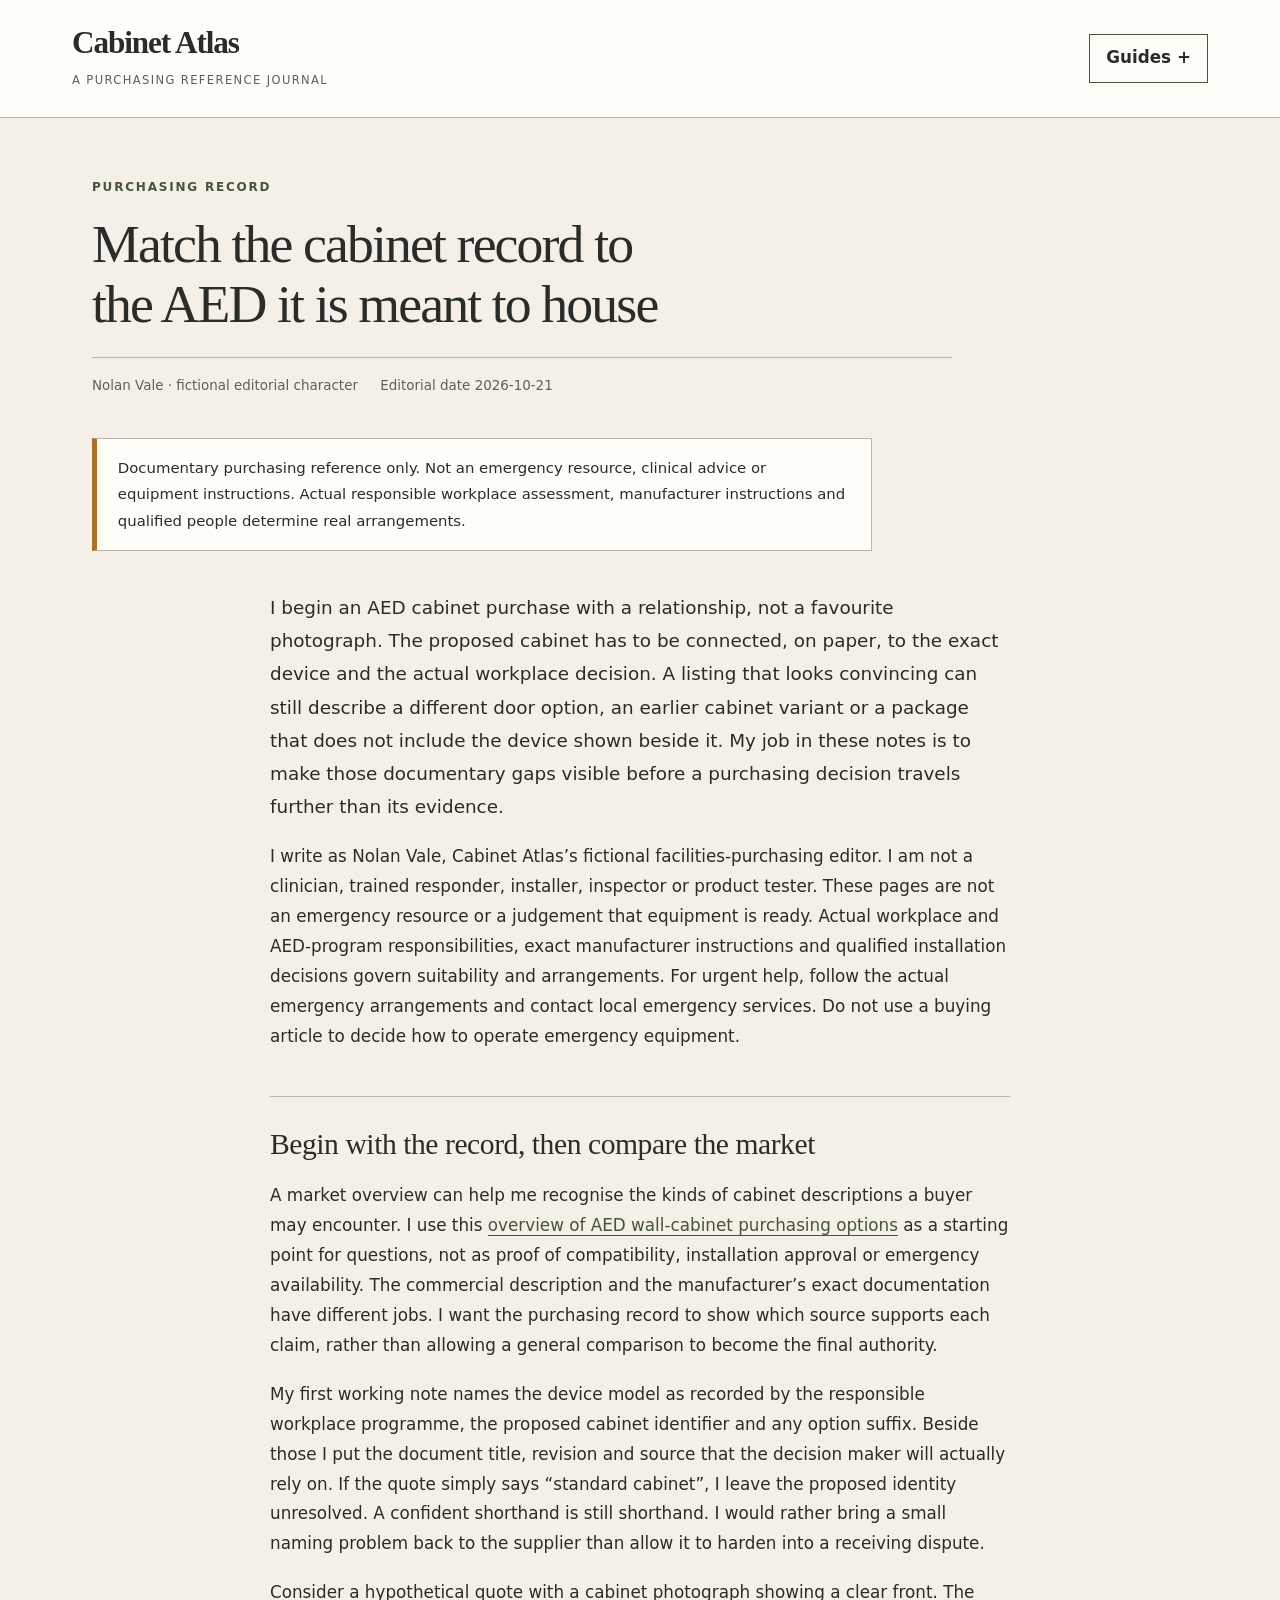
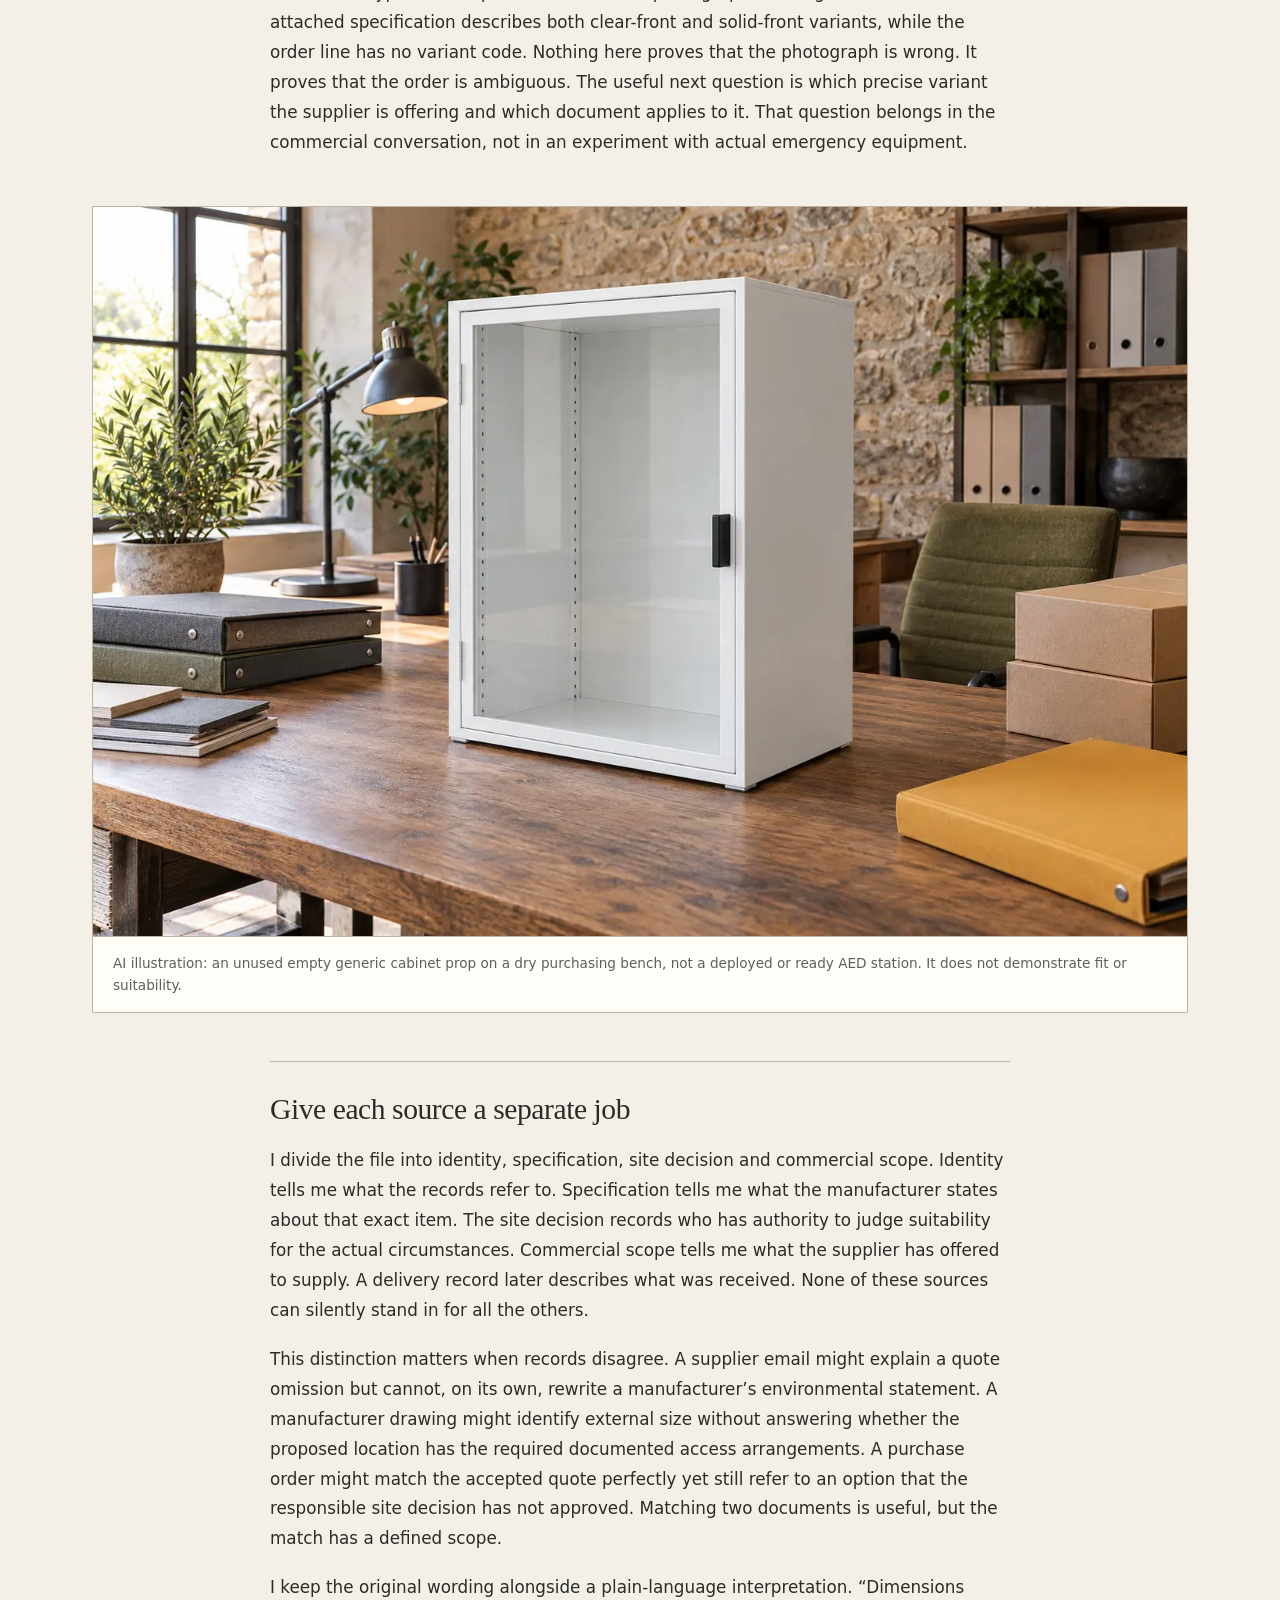
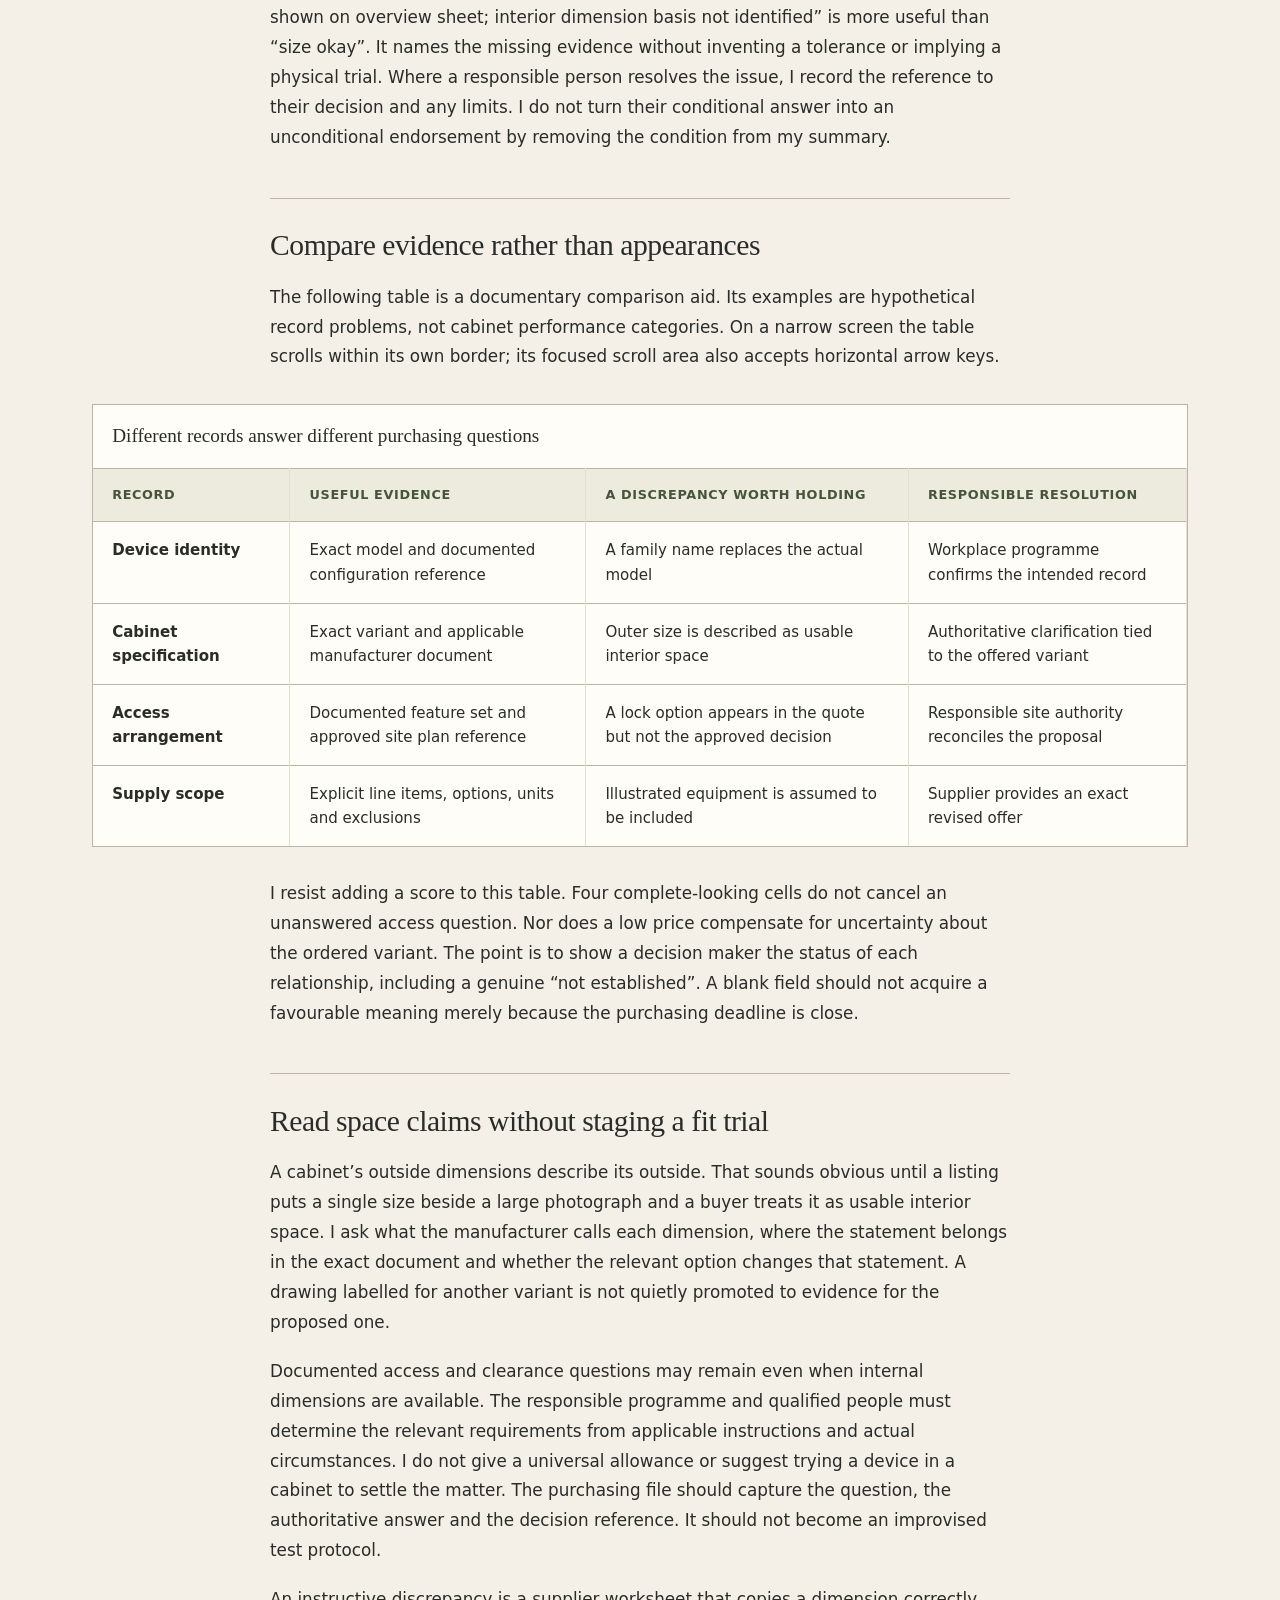
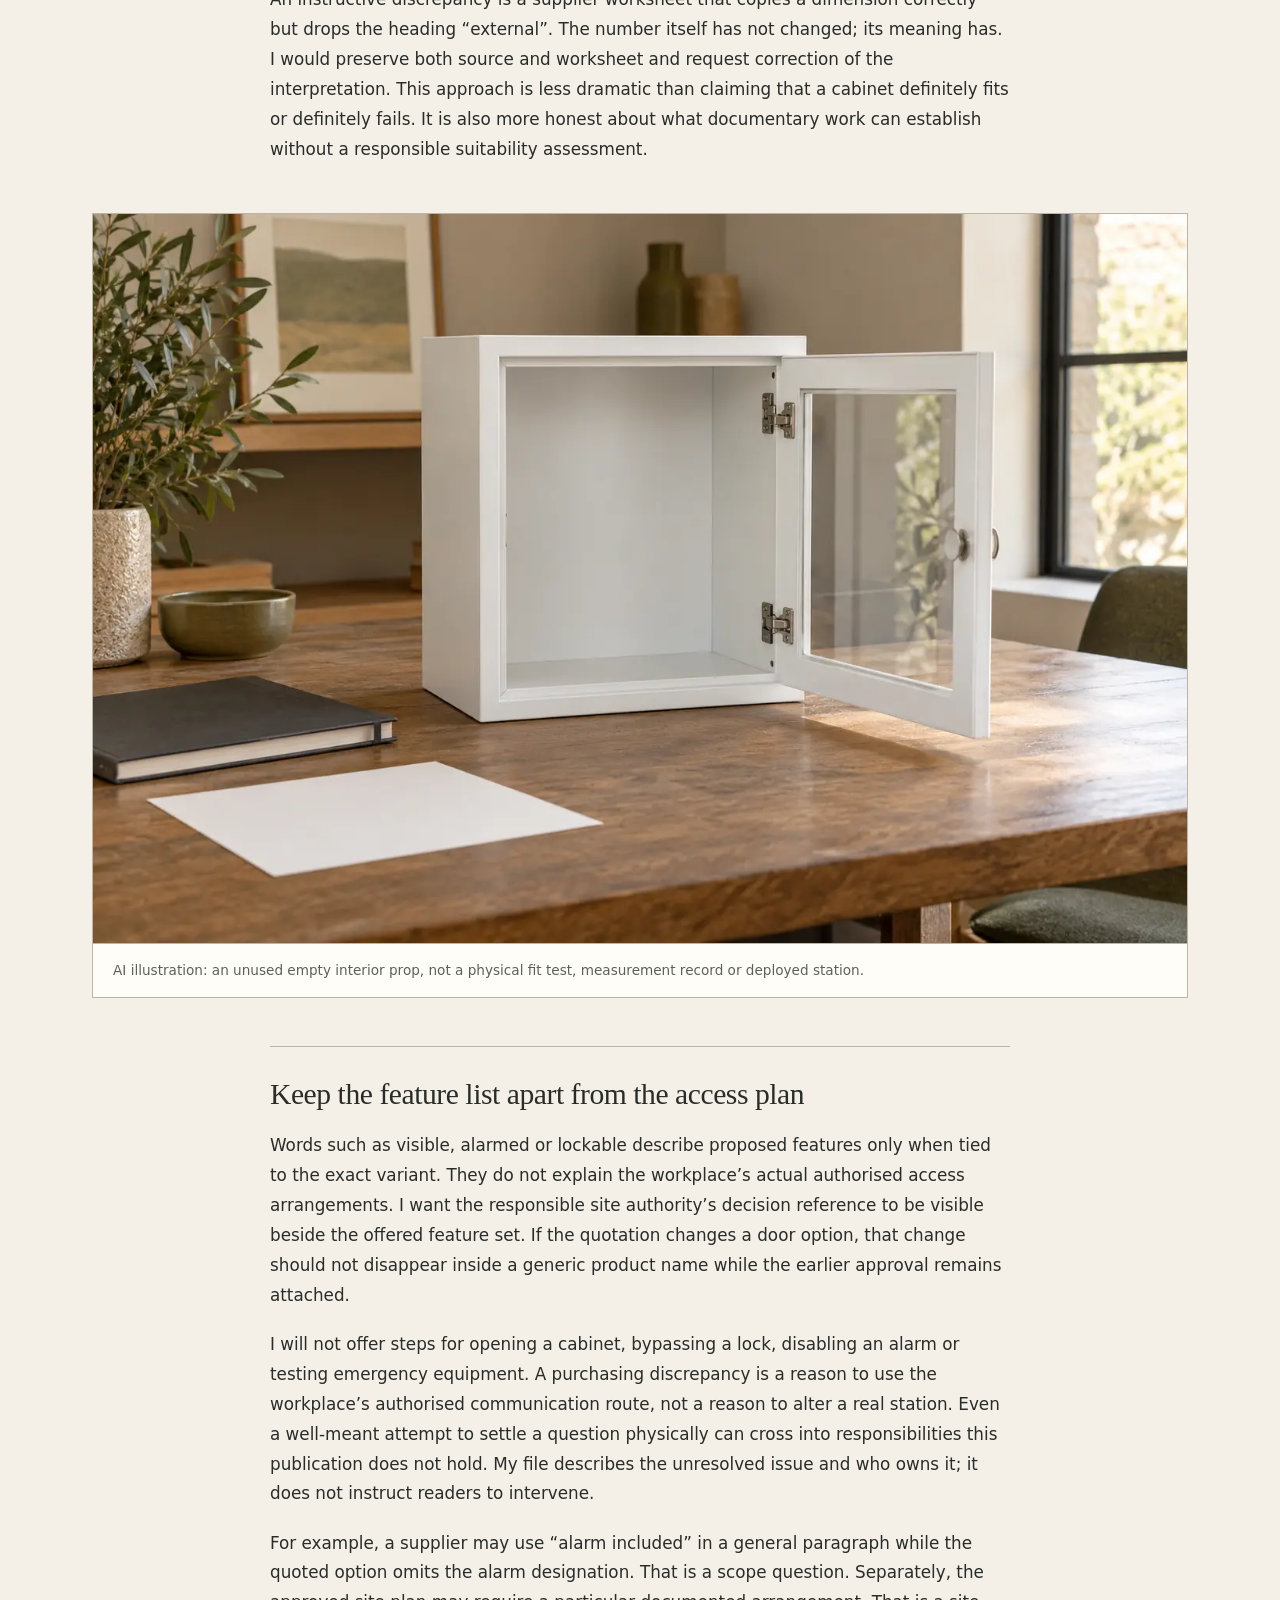
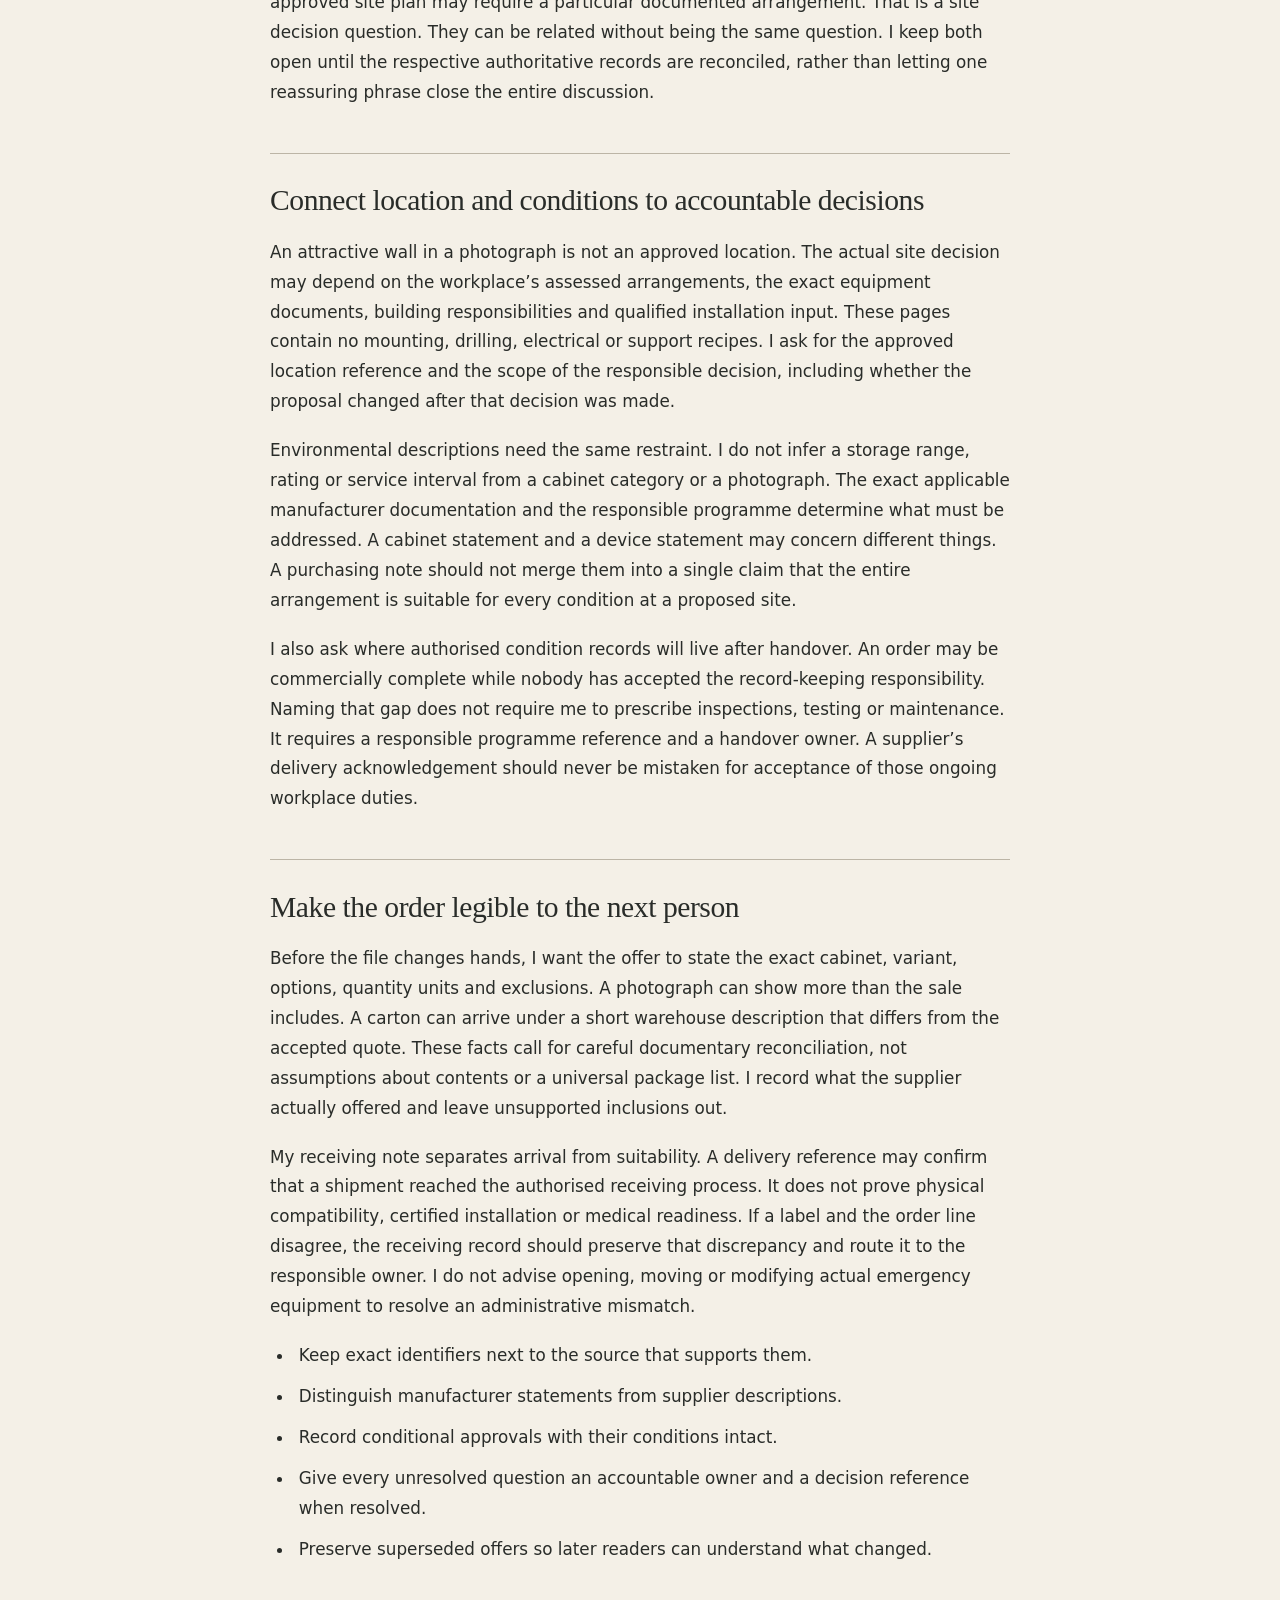
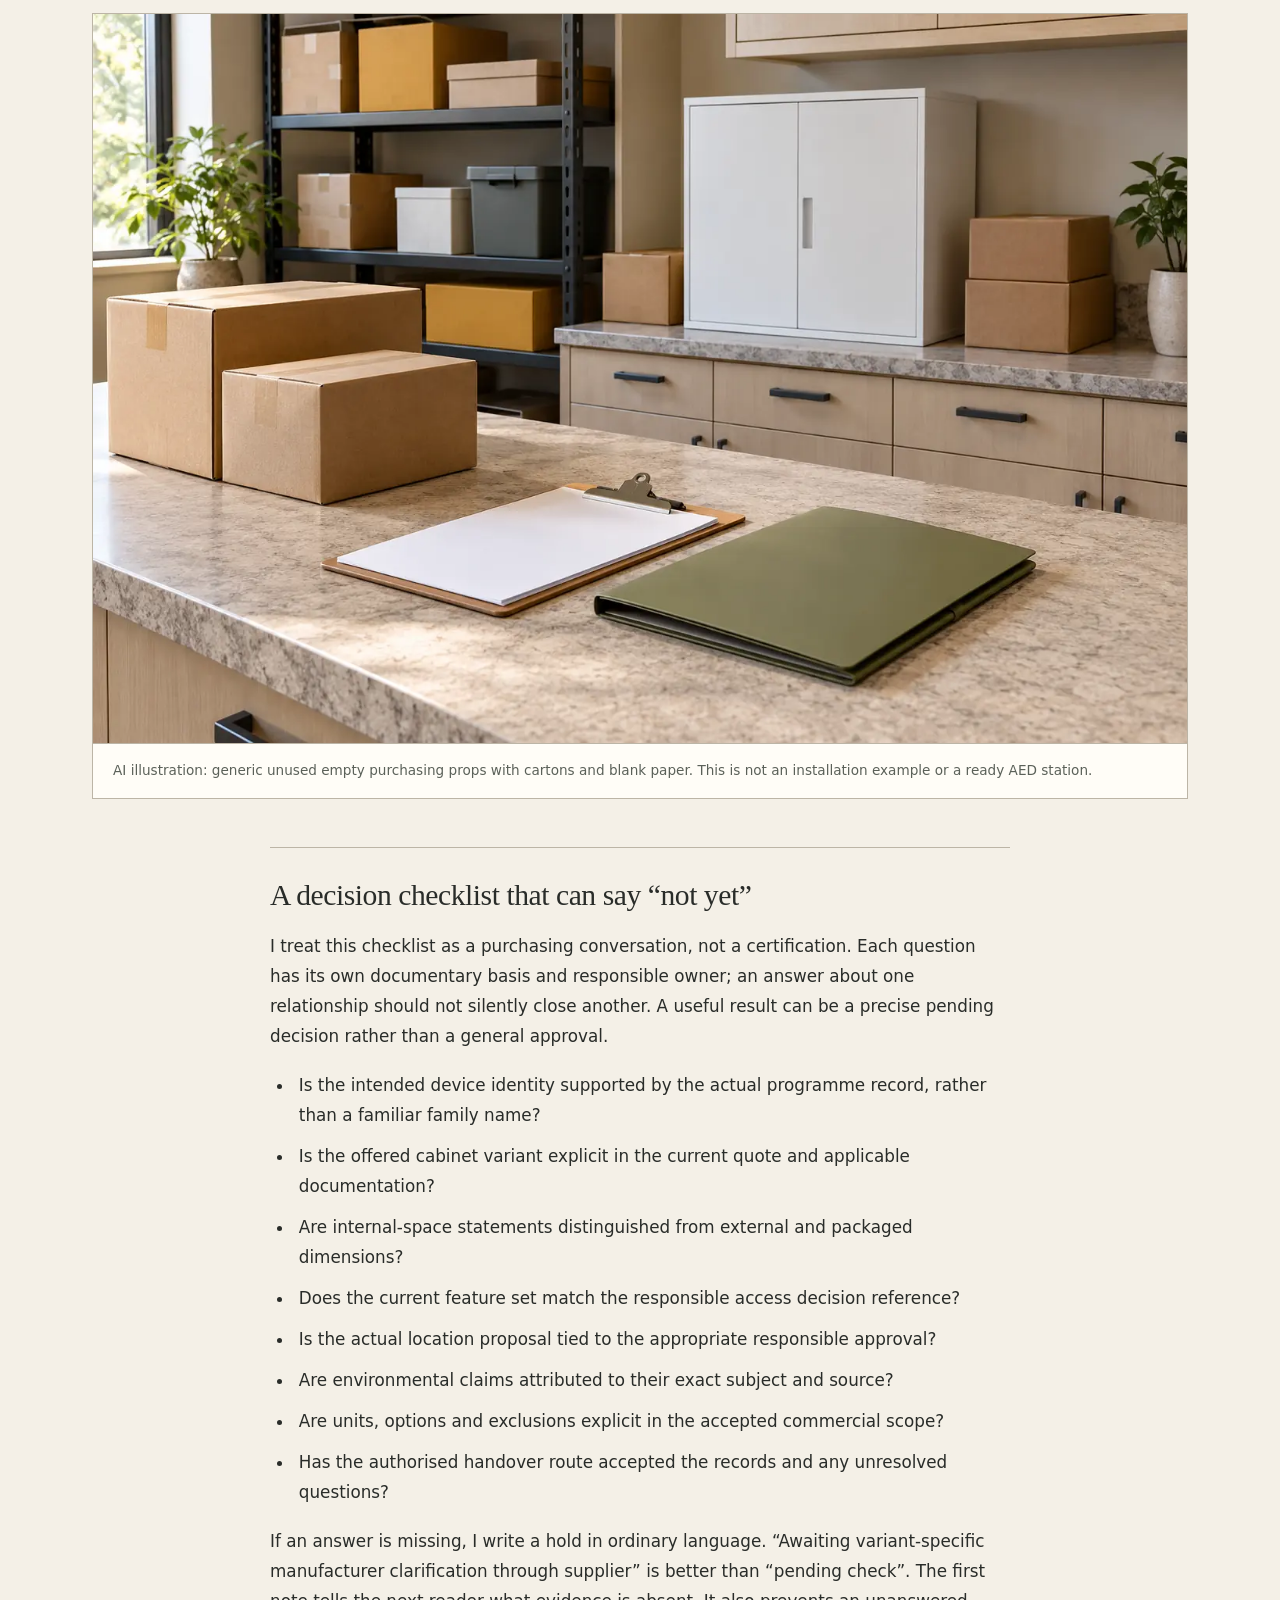
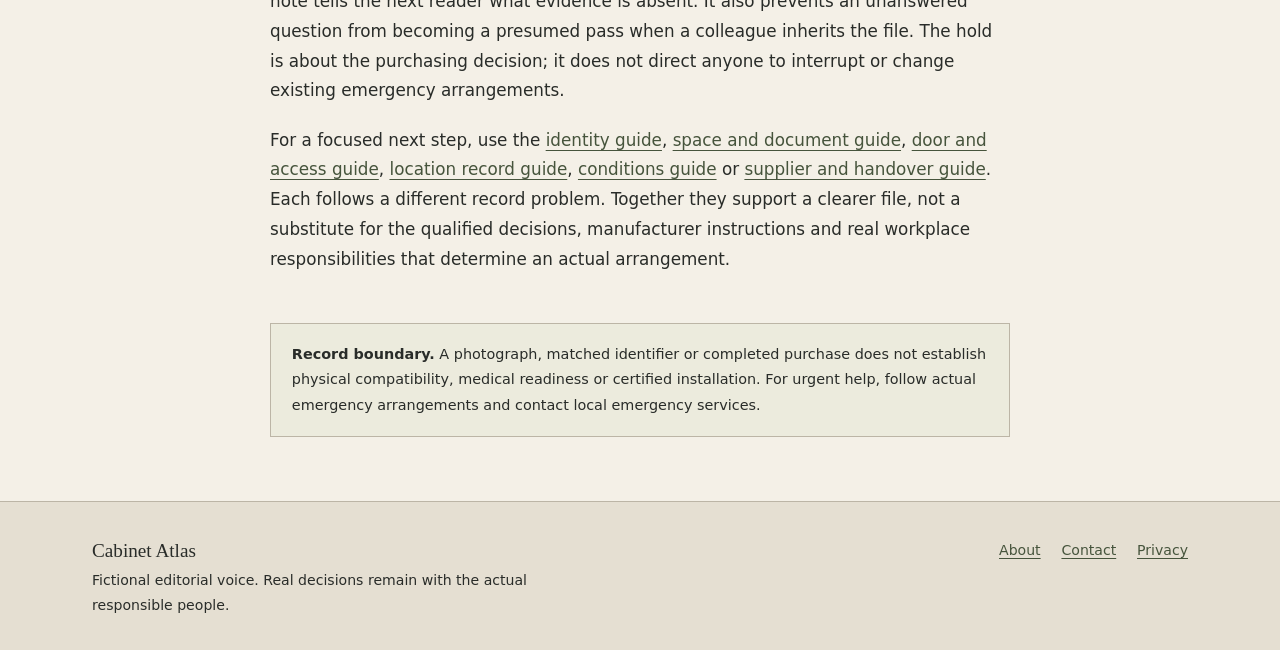
<file: docs/index.html>
<!doctype html>
<html lang="en">
<head>
<meta charset="utf-8">
<meta name="viewport" content="width=device-width, initial-scale=1">
<link rel="icon" href="data:,">
<title>Match the cabinet record to the AED it is meant to house | Cabinet Atlas</title>
<meta name="description" content="Follow exact cabinet and device records through specifications, responsible site decisions, supplier scope and documentary handover.">
<link rel="canonical" href="https://armaragex.github.io/cabinet-atlas-aed-notes-row869/index.html">
<meta property="og:title" content="Match the cabinet record to the AED it is meant to house | Cabinet Atlas">
<meta property="og:description" content="Follow exact cabinet and device records through specifications, responsible site decisions, supplier scope and documentary handover.">
<meta property="og:type" content="article">
<meta property="og:url" content="https://armaragex.github.io/cabinet-atlas-aed-notes-row869/index.html">
<meta property="og:site_name" content="Cabinet Atlas">
<meta property="og:image" content="https://armaragex.github.io/cabinet-atlas-aed-notes-row869/assets/aed-cabinet-purchasing-bench.webp">
<link rel="stylesheet" href="assets/site.css">
<script src="assets/site.js" defer></script>
<script type="application/ld+json">{"@context": "https://schema.org", "@type": "Article", "articleBody": "I begin an AED cabinet purchase with a relationship, not a favourite photograph. The proposed cabinet has to be connected, on paper, to the exact device and the actual workplace decision. A listing that looks convincing can still describe a different door option, an earlier cabinet variant or a package that does not include the device shown beside it. My job in these notes is to make those documentary gaps visible before a purchasing decision travels further than its evidence. I write as Nolan Vale, Cabinet Atlas’s fictional facilities-purchasing editor. I am not a clinician, trained responder, installer, inspector or product tester. These pages are not an emergency resource or a judgement that equipment is ready. Actual workplace and AED-program responsibilities, exact manufacturer instructions and qualified installation decisions govern suitability and arrangements. For urgent help, follow the actual emergency arrangements and contact local emergency services. Do not use a buying article to decide how to operate emergency equipment. Begin with the record, then compare the market A market overview can help me recognise the kinds of cabinet descriptions a buyer may encounter. I use this overview of AED wall-cabinet purchasing options as a starting point for questions, not as proof of compatibility, installation approval or emergency availability. The commercial description and the manufacturer’s exact documentation have different jobs. I want the purchasing record to show which source supports each claim, rather than allowing a general comparison to become the final authority. My first working note names the device model as recorded by the responsible workplace programme, the proposed cabinet identifier and any option suffix. Beside those I put the document title, revision and source that the decision maker will actually rely on. If the quote simply says “standard cabinet”, I leave the proposed identity unresolved. A confident shorthand is still shorthand. I would rather bring a small naming problem back to the supplier than allow it to harden into a receiving dispute. Consider a hypothetical quote with a cabinet photograph showing a clear front. The attached specification describes both clear-front and solid-front variants, while the order line has no variant code. Nothing here proves that the photograph is wrong. It proves that the order is ambiguous. The useful next question is which precise variant the supplier is offering and which document applies to it. That question belongs in the commercial conversation, not in an experiment with actual emergency equipment. Give each source a separate job I divide the file into identity, specification, site decision and commercial scope. Identity tells me what the records refer to. Specification tells me what the manufacturer states about that exact item. The site decision records who has authority to judge suitability for the actual circumstances. Commercial scope tells me what the supplier has offered to supply. A delivery record later describes what was received. None of these sources can silently stand in for all the others. This distinction matters when records disagree. A supplier email might explain a quote omission but cannot, on its own, rewrite a manufacturer’s environmental statement. A manufacturer drawing might identify external size without answering whether the proposed location has the required documented access arrangements. A purchase order might match the accepted quote perfectly yet still refer to an option that the responsible site decision has not approved. Matching two documents is useful, but the match has a defined scope. I keep the original wording alongside a plain-language interpretation. “Dimensions shown on overview sheet; interior dimension basis not identified” is more useful than “size okay”. It names the missing evidence without inventing a tolerance or implying a physical trial. Where a responsible person resolves the issue, I record the reference to their decision and any limits. I do not turn their conditional answer into an unconditional endorsement by removing the condition from my summary. Compare evidence rather than appearances The following table is a documentary comparison aid. Its examples are hypothetical record problems, not cabinet performance categories. On a narrow screen the table scrolls within its own border; its focused scroll area also accepts horizontal arrow keys. Different records answer different purchasing questions Record Useful evidence A discrepancy worth holding Responsible resolution Device identity Exact model and documented configuration reference A family name replaces the actual model Workplace programme confirms the intended record Cabinet specification Exact variant and applicable manufacturer document Outer size is described as usable interior space Authoritative clarification tied to the offered variant Access arrangement Documented feature set and approved site plan reference A lock option appears in the quote but not the approved decision Responsible site authority reconciles the proposal Supply scope Explicit line items, options, units and exclusions Illustrated equipment is assumed to be included Supplier provides an exact revised offer I resist adding a score to this table. Four complete-looking cells do not cancel an unanswered access question. Nor does a low price compensate for uncertainty about the ordered variant. The point is to show a decision maker the status of each relationship, including a genuine “not established”. A blank field should not acquire a favourable meaning merely because the purchasing deadline is close. Read space claims without staging a fit trial A cabinet’s outside dimensions describe its outside. That sounds obvious until a listing puts a single size beside a large photograph and a buyer treats it as usable interior space. I ask what the manufacturer calls each dimension, where the statement belongs in the exact document and whether the relevant option changes that statement. A drawing labelled for another variant is not quietly promoted to evidence for the proposed one. Documented access and clearance questions may remain even when internal dimensions are available. The responsible programme and qualified people must determine the relevant requirements from applicable instructions and actual circumstances. I do not give a universal allowance or suggest trying a device in a cabinet to settle the matter. The purchasing file should capture the question, the authoritative answer and the decision reference. It should not become an improvised test protocol. An instructive discrepancy is a supplier worksheet that copies a dimension correctly but drops the heading “external”. The number itself has not changed; its meaning has. I would preserve both source and worksheet and request correction of the interpretation. This approach is less dramatic than claiming that a cabinet definitely fits or definitely fails. It is also more honest about what documentary work can establish without a responsible suitability assessment. Keep the feature list apart from the access plan Words such as visible, alarmed or lockable describe proposed features only when tied to the exact variant. They do not explain the workplace’s actual authorised access arrangements. I want the responsible site authority’s decision reference to be visible beside the offered feature set. If the quotation changes a door option, that change should not disappear inside a generic product name while the earlier approval remains attached. I will not offer steps for opening a cabinet, bypassing a lock, disabling an alarm or testing emergency equipment. A purchasing discrepancy is a reason to use the workplace’s authorised communication route, not a reason to alter a real station. Even a well-meant attempt to settle a question physically can cross into responsibilities this publication does not hold. My file describes the unresolved issue and who owns it; it does not instruct readers to intervene. For example, a supplier may use “alarm included” in a general paragraph while the quoted option omits the alarm designation. That is a scope question. Separately, the approved site plan may require a particular documented arrangement. That is a site decision question. They can be related without being the same question. I keep both open until the respective authoritative records are reconciled, rather than letting one reassuring phrase close the entire discussion. Connect location and conditions to accountable decisions An attractive wall in a photograph is not an approved location. The actual site decision may depend on the workplace’s assessed arrangements, the exact equipment documents, building responsibilities and qualified installation input. These pages contain no mounting, drilling, electrical or support recipes. I ask for the approved location reference and the scope of the responsible decision, including whether the proposal changed after that decision was made. Environmental descriptions need the same restraint. I do not infer a storage range, rating or service interval from a cabinet category or a photograph. The exact applicable manufacturer documentation and the responsible programme determine what must be addressed. A cabinet statement and a device statement may concern different things. A purchasing note should not merge them into a single claim that the entire arrangement is suitable for every condition at a proposed site. I also ask where authorised condition records will live after handover. An order may be commercially complete while nobody has accepted the record-keeping responsibility. Naming that gap does not require me to prescribe inspections, testing or maintenance. It requires a responsible programme reference and a handover owner. A supplier’s delivery acknowledgement should never be mistaken for acceptance of those ongoing workplace duties. Make the order legible to the next person Before the file changes hands, I want the offer to state the exact cabinet, variant, options, quantity units and exclusions. A photograph can show more than the sale includes. A carton can arrive under a short warehouse description that differs from the accepted quote. These facts call for careful documentary reconciliation, not assumptions about contents or a universal package list. I record what the supplier actually offered and leave unsupported inclusions out. My receiving note separates arrival from suitability. A delivery reference may confirm that a shipment reached the authorised receiving process. It does not prove physical compatibility, certified installation or medical readiness. If a label and the order line disagree, the receiving record should preserve that discrepancy and route it to the responsible owner. I do not advise opening, moving or modifying actual emergency equipment to resolve an administrative mismatch. Keep exact identifiers next to the source that supports them. Distinguish manufacturer statements from supplier descriptions. Record conditional approvals with their conditions intact. Give every unresolved question an accountable owner and a decision reference when resolved. Preserve superseded offers so later readers can understand what changed. A decision checklist that can say “not yet” I treat this checklist as a purchasing conversation, not a certification. Each question has its own documentary basis and responsible owner; an answer about one relationship should not silently close another. A useful result can be a precise pending decision rather than a general approval. Is the intended device identity supported by the actual programme record, rather than a familiar family name? Is the offered cabinet variant explicit in the current quote and applicable documentation? Are internal-space statements distinguished from external and packaged dimensions? Does the current feature set match the responsible access decision reference? Is the actual location proposal tied to the appropriate responsible approval? Are environmental claims attributed to their exact subject and source? Are units, options and exclusions explicit in the accepted commercial scope? Has the authorised handover route accepted the records and any unresolved questions? If an answer is missing, I write a hold in ordinary language. “Awaiting variant-specific manufacturer clarification through supplier” is better than “pending check”. The first note tells the next reader what evidence is absent. It also prevents an unanswered question from becoming a presumed pass when a colleague inherits the file. The hold is about the purchasing decision; it does not direct anyone to interrupt or change existing emergency arrangements. For a focused next step, use the identity guide , space and document guide , door and access guide , location record guide , conditions guide or supplier and handover guide . Each follows a different record problem. Together they support a clearer file, not a substitute for the qualified decisions, manufacturer instructions and real workplace responsibilities that determine an actual arrangement.", "author": {"@type": "Person", "description": "Fictional facilities-purchasing editorial character; not a professional adviser or product tester.", "name": "Nolan Vale"}, "dateModified": "2026-10-21", "datePublished": "2026-10-21", "description": "Follow exact cabinet and device records through specifications, responsible site decisions, supplier scope and documentary handover.", "headline": "Match the cabinet record to the AED it is meant to house", "inLanguage": "en", "isPartOf": {"@type": "WebSite", "name": "Cabinet Atlas", "url": "https://armaragex.github.io/cabinet-atlas-aed-notes-row869/index.html"}, "name": "Match the cabinet record to the AED it is meant to house", "url": "https://armaragex.github.io/cabinet-atlas-aed-notes-row869/index.html"}</script>
</head>
<body>
<a class="skip" href="#main">Skip to article</a>
<header class="masthead"><div class="masthead-inner">
<div><a class="brand" href="index.html">Cabinet Atlas</a><span class="brand-note">A purchasing reference journal</span></div>
<nav class="nav-area" aria-label="Guide navigation">
<button type="button" class="guide-toggle" aria-expanded="false" aria-controls="guide-panel"><span class="desktop-label">Guides</span><span class="mobile-label">Menu</span> <span aria-hidden="true">+</span></button>
<div class="guide-panel" id="guide-panel" hidden><a href="device-and-cabinet-identity.html">Give the device, cabinet and document their own identity</a><a href="internal-space-and-documents.html">Separate internal space from the size on the listing</a><a href="door-and-access-questions.html">Keep the door specification separate from the access plan</a><a href="location-and-installation-records.html">Trace the location decision through to handover</a><a href="storage-and-condition-records.html">Keep environmental claims and condition records in context</a><a href="supplier-and-handover.html">Make the supplier scope survive receiving and handover</a></div>
</nav></div></header>
<noscript><nav class="nojs" aria-label="Guides without JavaScript"><a href="device-and-cabinet-identity.html">Give the device, cabinet and document their own identity</a><a href="internal-space-and-documents.html">Separate internal space from the size on the listing</a><a href="door-and-access-questions.html">Keep the door specification separate from the access plan</a><a href="location-and-installation-records.html">Trace the location decision through to handover</a><a href="storage-and-condition-records.html">Keep environmental claims and condition records in context</a><a href="supplier-and-handover.html">Make the supplier scope survive receiving and handover</a></nav></noscript>
<main id="main" class="page" tabindex="-1">
<article>
<header class="article-head"><p class="eyebrow">Purchasing record</p><h1>Match the cabinet record to the AED it is meant to house</h1>
<div class="byline"><span>Nolan Vale · fictional editorial character</span><span>Editorial date <time datetime="2026-10-21">2026-10-21</time></span></div></header>
<aside class="scope-note" aria-label="Scope"><p>Documentary purchasing reference only. Not an emergency resource, clinical advice or equipment instructions. Actual responsible workplace assessment, manufacturer instructions and qualified people determine real arrangements.</p></aside>
<div class="article-body"><p>I begin an AED cabinet purchase with a relationship, not a favourite photograph. The proposed cabinet has to be connected, on paper, to the exact device and the actual workplace decision. A listing that looks convincing can still describe a different door option, an earlier cabinet variant or a package that does not include the device shown beside it. My job in these notes is to make those documentary gaps visible before a purchasing decision travels further than its evidence.</p>
<p>I write as Nolan Vale, Cabinet Atlas’s fictional facilities-purchasing editor. I am not a clinician, trained responder, installer, inspector or product tester. These pages are not an emergency resource or a judgement that equipment is ready. Actual workplace and AED-program responsibilities, exact manufacturer instructions and qualified installation decisions govern suitability and arrangements. For urgent help, follow the actual emergency arrangements and contact local emergency services. Do not use a buying article to decide how to operate emergency equipment.</p>
<h2>Begin with the record, then compare the market</h2>
<p>A market overview can help me recognise the kinds of cabinet descriptions a buyer may encounter. I use this <a href="https://lestallion.com/blogs/product-reviews/best-aed-wall-cabinets-for-workplace-safety">overview of AED wall-cabinet purchasing options</a> as a starting point for questions, not as proof of compatibility, installation approval or emergency availability. The commercial description and the manufacturer’s exact documentation have different jobs. I want the purchasing record to show which source supports each claim, rather than allowing a general comparison to become the final authority.</p>
<p>My first working note names the device model as recorded by the responsible workplace programme, the proposed cabinet identifier and any option suffix. Beside those I put the document title, revision and source that the decision maker will actually rely on. If the quote simply says “standard cabinet”, I leave the proposed identity unresolved. A confident shorthand is still shorthand. I would rather bring a small naming problem back to the supplier than allow it to harden into a receiving dispute.</p>
<p>Consider a hypothetical quote with a cabinet photograph showing a clear front. The attached specification describes both clear-front and solid-front variants, while the order line has no variant code. Nothing here proves that the photograph is wrong. It proves that the order is ambiguous. The useful next question is which precise variant the supplier is offering and which document applies to it. That question belongs in the commercial conversation, not in an experiment with actual emergency equipment.</p>
<figure class="scene"><img src="assets/aed-cabinet-purchasing-bench.webp" alt="AI illustration of a whole unused empty white cabinet prop with a clear door on a dry purchasing bench" width="1400" height="933" loading="eager" decoding="async" fetchpriority="high"><figcaption>AI illustration: an unused empty generic cabinet prop on a dry purchasing bench, not a deployed or ready AED station. It does not demonstrate fit or suitability.</figcaption></figure>

<h2>Give each source a separate job</h2>
<p>I divide the file into identity, specification, site decision and commercial scope. Identity tells me what the records refer to. Specification tells me what the manufacturer states about that exact item. The site decision records who has authority to judge suitability for the actual circumstances. Commercial scope tells me what the supplier has offered to supply. A delivery record later describes what was received. None of these sources can silently stand in for all the others.</p>
<p>This distinction matters when records disagree. A supplier email might explain a quote omission but cannot, on its own, rewrite a manufacturer’s environmental statement. A manufacturer drawing might identify external size without answering whether the proposed location has the required documented access arrangements. A purchase order might match the accepted quote perfectly yet still refer to an option that the responsible site decision has not approved. Matching two documents is useful, but the match has a defined scope.</p>
<p>I keep the original wording alongside a plain-language interpretation. “Dimensions shown on overview sheet; interior dimension basis not identified” is more useful than “size okay”. It names the missing evidence without inventing a tolerance or implying a physical trial. Where a responsible person resolves the issue, I record the reference to their decision and any limits. I do not turn their conditional answer into an unconditional endorsement by removing the condition from my summary.</p>
<h2>Compare evidence rather than appearances</h2>
<p>The following table is a documentary comparison aid. Its examples are hypothetical record problems, not cabinet performance categories. On a narrow screen the table scrolls within its own border; its focused scroll area also accepts horizontal arrow keys.</p>
<div class="table-scroll" role="region" aria-label="Cabinet record comparison" tabindex="0">
<table>
<caption>Different records answer different purchasing questions</caption>
<thead><tr><th scope="col">Record</th><th scope="col">Useful evidence</th><th scope="col">A discrepancy worth holding</th><th scope="col">Responsible resolution</th></tr></thead>
<tbody>
<tr><th scope="row">Device identity</th><td>Exact model and documented configuration reference</td><td>A family name replaces the actual model</td><td>Workplace programme confirms the intended record</td></tr>
<tr><th scope="row">Cabinet specification</th><td>Exact variant and applicable manufacturer document</td><td>Outer size is described as usable interior space</td><td>Authoritative clarification tied to the offered variant</td></tr>
<tr><th scope="row">Access arrangement</th><td>Documented feature set and approved site plan reference</td><td>A lock option appears in the quote but not the approved decision</td><td>Responsible site authority reconciles the proposal</td></tr>
<tr><th scope="row">Supply scope</th><td>Explicit line items, options, units and exclusions</td><td>Illustrated equipment is assumed to be included</td><td>Supplier provides an exact revised offer</td></tr>
</tbody>
</table>
</div>

<p>I resist adding a score to this table. Four complete-looking cells do not cancel an unanswered access question. Nor does a low price compensate for uncertainty about the ordered variant. The point is to show a decision maker the status of each relationship, including a genuine “not established”. A blank field should not acquire a favourable meaning merely because the purchasing deadline is close.</p>
<h2>Read space claims without staging a fit trial</h2>
<p>A cabinet’s outside dimensions describe its outside. That sounds obvious until a listing puts a single size beside a large photograph and a buyer treats it as usable interior space. I ask what the manufacturer calls each dimension, where the statement belongs in the exact document and whether the relevant option changes that statement. A drawing labelled for another variant is not quietly promoted to evidence for the proposed one.</p>
<p>Documented access and clearance questions may remain even when internal dimensions are available. The responsible programme and qualified people must determine the relevant requirements from applicable instructions and actual circumstances. I do not give a universal allowance or suggest trying a device in a cabinet to settle the matter. The purchasing file should capture the question, the authoritative answer and the decision reference. It should not become an improvised test protocol.</p>
<p>An instructive discrepancy is a supplier worksheet that copies a dimension correctly but drops the heading “external”. The number itself has not changed; its meaning has. I would preserve both source and worksheet and request correction of the interpretation. This approach is less dramatic than claiming that a cabinet definitely fits or definitely fails. It is also more honest about what documentary work can establish without a responsible suitability assessment.</p>
<figure class="scene"><img src="assets/empty-cabinet-interior.webp" alt="AI illustration of an unused empty cabinet interior and door frame with no device or measurements" width="1400" height="933" loading="lazy" decoding="async"><figcaption>AI illustration: an unused empty interior prop, not a physical fit test, measurement record or deployed station.</figcaption></figure>

<h2>Keep the feature list apart from the access plan</h2>
<p>Words such as visible, alarmed or lockable describe proposed features only when tied to the exact variant. They do not explain the workplace’s actual authorised access arrangements. I want the responsible site authority’s decision reference to be visible beside the offered feature set. If the quotation changes a door option, that change should not disappear inside a generic product name while the earlier approval remains attached.</p>
<p>I will not offer steps for opening a cabinet, bypassing a lock, disabling an alarm or testing emergency equipment. A purchasing discrepancy is a reason to use the workplace’s authorised communication route, not a reason to alter a real station. Even a well-meant attempt to settle a question physically can cross into responsibilities this publication does not hold. My file describes the unresolved issue and who owns it; it does not instruct readers to intervene.</p>
<p>For example, a supplier may use “alarm included” in a general paragraph while the quoted option omits the alarm designation. That is a scope question. Separately, the approved site plan may require a particular documented arrangement. That is a site decision question. They can be related without being the same question. I keep both open until the respective authoritative records are reconciled, rather than letting one reassuring phrase close the entire discussion.</p>
<h2>Connect location and conditions to accountable decisions</h2>
<p>An attractive wall in a photograph is not an approved location. The actual site decision may depend on the workplace’s assessed arrangements, the exact equipment documents, building responsibilities and qualified installation input. These pages contain no mounting, drilling, electrical or support recipes. I ask for the approved location reference and the scope of the responsible decision, including whether the proposal changed after that decision was made.</p>
<p>Environmental descriptions need the same restraint. I do not infer a storage range, rating or service interval from a cabinet category or a photograph. The exact applicable manufacturer documentation and the responsible programme determine what must be addressed. A cabinet statement and a device statement may concern different things. A purchasing note should not merge them into a single claim that the entire arrangement is suitable for every condition at a proposed site.</p>
<p>I also ask where authorised condition records will live after handover. An order may be commercially complete while nobody has accepted the record-keeping responsibility. Naming that gap does not require me to prescribe inspections, testing or maintenance. It requires a responsible programme reference and a handover owner. A supplier’s delivery acknowledgement should never be mistaken for acceptance of those ongoing workplace duties.</p>
<h2>Make the order legible to the next person</h2>
<p>Before the file changes hands, I want the offer to state the exact cabinet, variant, options, quantity units and exclusions. A photograph can show more than the sale includes. A carton can arrive under a short warehouse description that differs from the accepted quote. These facts call for careful documentary reconciliation, not assumptions about contents or a universal package list. I record what the supplier actually offered and leave unsupported inclusions out.</p>
<p>My receiving note separates arrival from suitability. A delivery reference may confirm that a shipment reached the authorised receiving process. It does not prove physical compatibility, certified installation or medical readiness. If a label and the order line disagree, the receiving record should preserve that discrepancy and route it to the responsible owner. I do not advise opening, moving or modifying actual emergency equipment to resolve an administrative mismatch.</p>
<ul>
<li>Keep exact identifiers next to the source that supports them.</li>
<li>Distinguish manufacturer statements from supplier descriptions.</li>
<li>Record conditional approvals with their conditions intact.</li>
<li>Give every unresolved question an accountable owner and a decision reference when resolved.</li>
<li>Preserve superseded offers so later readers can understand what changed.</li>
</ul>
<figure class="scene"><img src="assets/cabinet-delivery-and-records.webp" alt="AI illustration of a closed unused generic cabinet prop beside cartons and blank record paper" width="1400" height="933" loading="lazy" decoding="async"><figcaption>AI illustration: generic unused empty purchasing props with cartons and blank paper. This is not an installation example or a ready AED station.</figcaption></figure>

<h2>A decision checklist that can say “not yet”</h2>
<p>I treat this checklist as a purchasing conversation, not a certification. Each question has its own documentary basis and responsible owner; an answer about one relationship should not silently close another. A useful result can be a precise pending decision rather than a general approval.</p>
<ul>
<li>Is the intended device identity supported by the actual programme record, rather than a familiar family name?</li>
<li>Is the offered cabinet variant explicit in the current quote and applicable documentation?</li>
<li>Are internal-space statements distinguished from external and packaged dimensions?</li>
<li>Does the current feature set match the responsible access decision reference?</li>
<li>Is the actual location proposal tied to the appropriate responsible approval?</li>
<li>Are environmental claims attributed to their exact subject and source?</li>
<li>Are units, options and exclusions explicit in the accepted commercial scope?</li>
<li>Has the authorised handover route accepted the records and any unresolved questions?</li>
</ul>
<p>If an answer is missing, I write a hold in ordinary language. “Awaiting variant-specific manufacturer clarification through supplier” is better than “pending check”. The first note tells the next reader what evidence is absent. It also prevents an unanswered question from becoming a presumed pass when a colleague inherits the file. The hold is about the purchasing decision; it does not direct anyone to interrupt or change existing emergency arrangements.</p>
<p>For a focused next step, use the <a href="device-and-cabinet-identity.html">identity guide</a>, <a href="internal-space-and-documents.html">space and document guide</a>, <a href="door-and-access-questions.html">door and access guide</a>, <a href="location-and-installation-records.html">location record guide</a>, <a href="storage-and-condition-records.html">conditions guide</a> or <a href="supplier-and-handover.html">supplier and handover guide</a>. Each follows a different record problem. Together they support a clearer file, not a substitute for the qualified decisions, manufacturer instructions and real workplace responsibilities that determine an actual arrangement.</p></div>
<aside class="reading-end"><strong>Record boundary.</strong> A photograph, matched identifier or completed purchase does not establish physical compatibility, medical readiness or certified installation. For urgent help, follow actual emergency arrangements and contact local emergency services.</aside>
</article></main>
<footer class="site-footer"><div class="footer-inner"><p><span class="footer-name">Cabinet Atlas</span><br>Fictional editorial voice. Real decisions remain with the actual responsible people.</p><nav class="footer-links" aria-label="Publication"><a href="about.html">About</a><a href="contact.html">Contact</a><a href="privacy.html">Privacy</a></nav></div></footer>
</body></html>
</file>
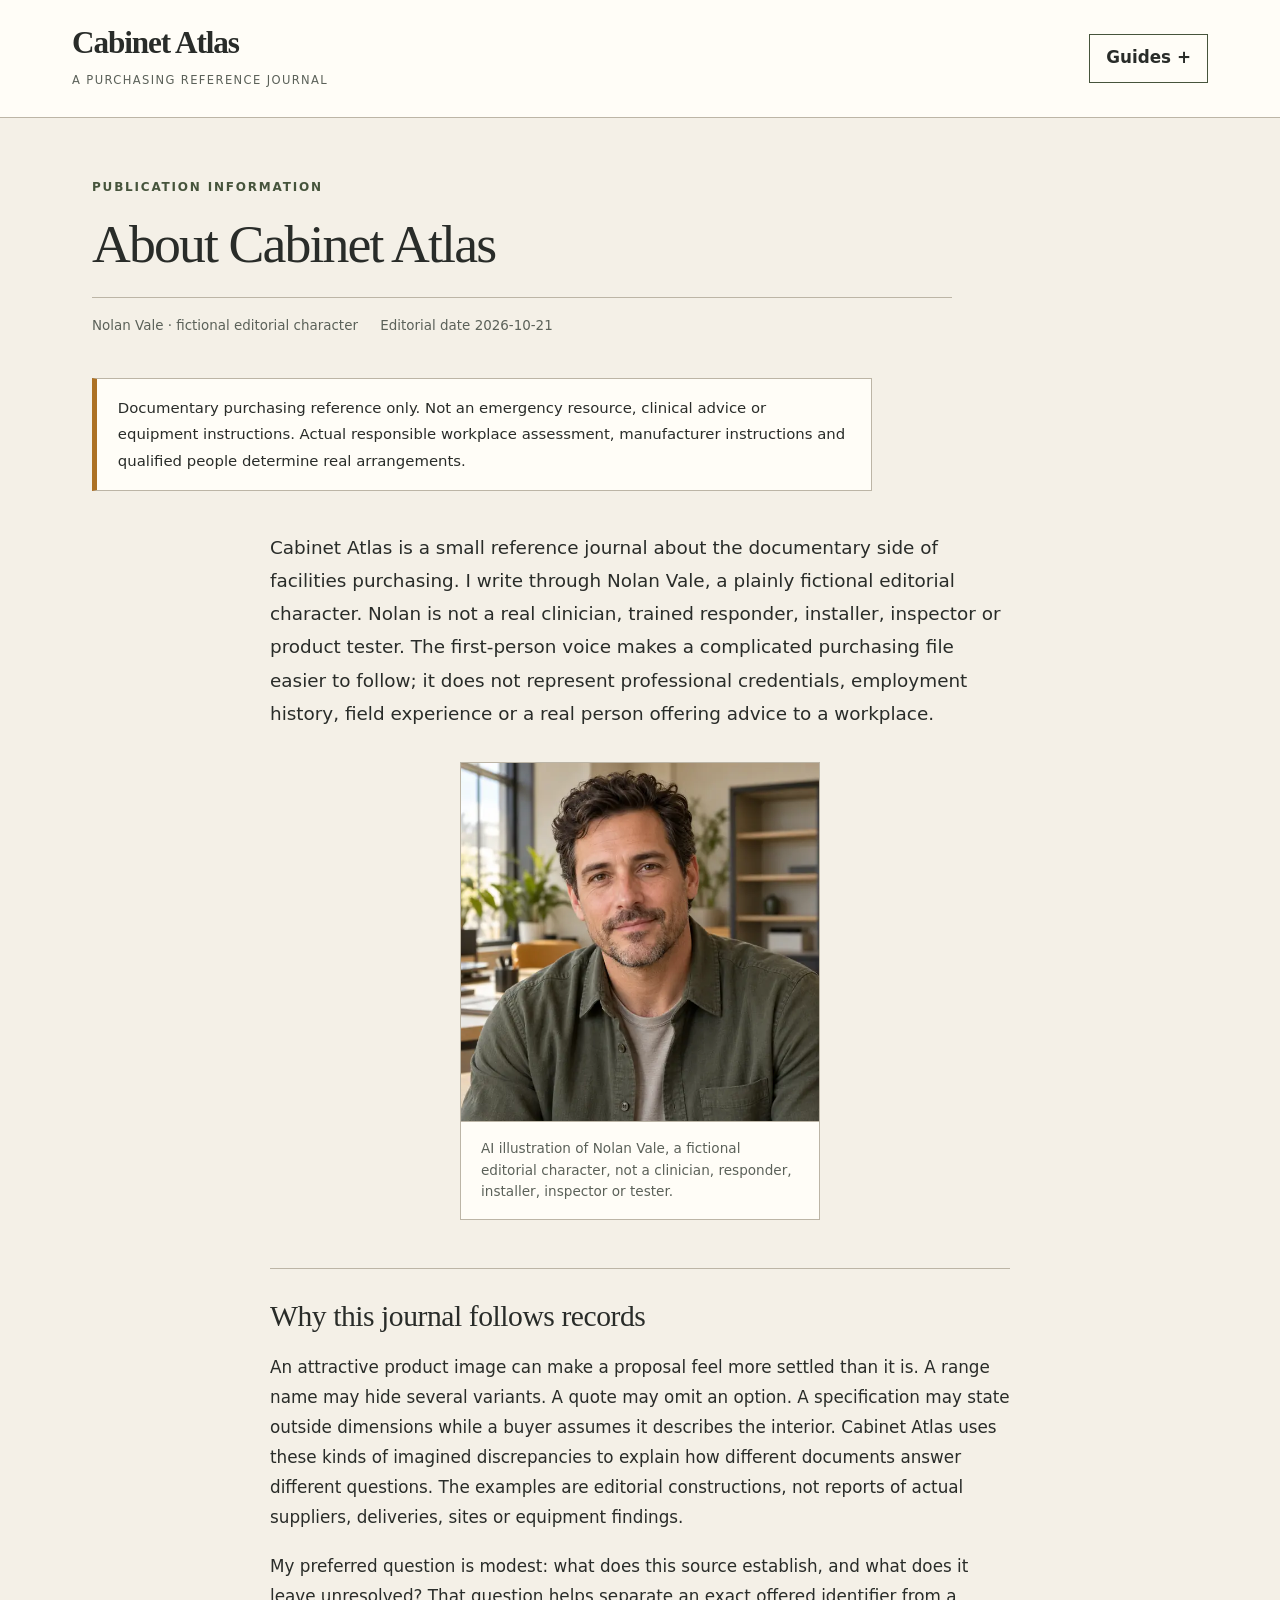
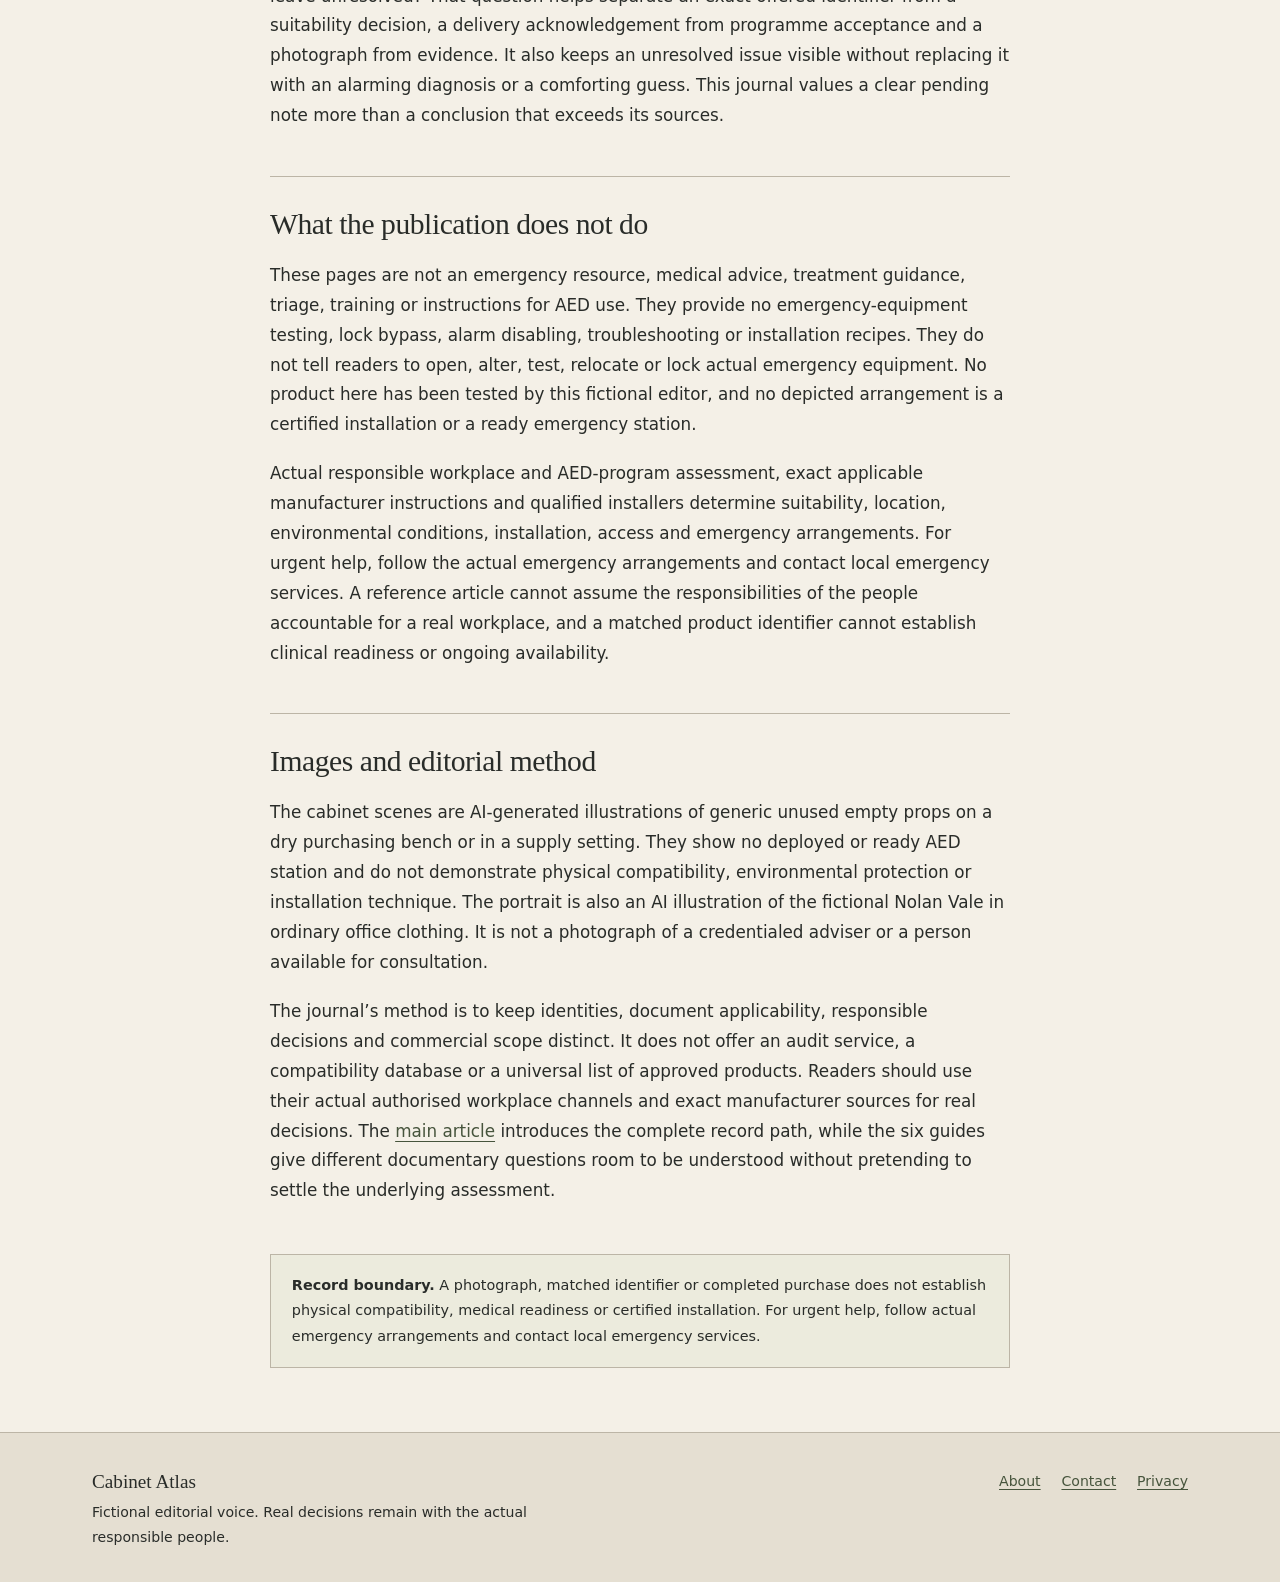
<file: docs/about.html>
<!doctype html>
<html lang="en">
<head>
<meta charset="utf-8">
<meta name="viewport" content="width=device-width, initial-scale=1">
<link rel="icon" href="data:,">
<title>About Cabinet Atlas | Cabinet Atlas</title>
<meta name="description" content="Meet the plainly fictional Nolan Vale editorial character and understand Cabinet Atlas’s documentary scope, limits and AI illustrations.">
<link rel="canonical" href="https://armaragex.github.io/cabinet-atlas-aed-notes-row869/about.html">
<meta property="og:title" content="About Cabinet Atlas | Cabinet Atlas">
<meta property="og:description" content="Meet the plainly fictional Nolan Vale editorial character and understand Cabinet Atlas’s documentary scope, limits and AI illustrations.">
<meta property="og:type" content="website">
<meta property="og:url" content="https://armaragex.github.io/cabinet-atlas-aed-notes-row869/about.html">
<meta property="og:site_name" content="Cabinet Atlas">
<meta property="og:image" content="https://armaragex.github.io/cabinet-atlas-aed-notes-row869/assets/aed-cabinet-purchasing-bench.webp">
<link rel="stylesheet" href="assets/site.css">
<script src="assets/site.js" defer></script>
<script type="application/ld+json">{"@context": "https://schema.org", "@type": "WebPage", "dateModified": "2026-10-21", "datePublished": "2026-10-21", "description": "Meet the plainly fictional Nolan Vale editorial character and understand Cabinet Atlas’s documentary scope, limits and AI illustrations.", "inLanguage": "en", "isPartOf": {"@type": "WebSite", "name": "Cabinet Atlas", "url": "https://armaragex.github.io/cabinet-atlas-aed-notes-row869/index.html"}, "name": "About Cabinet Atlas", "url": "https://armaragex.github.io/cabinet-atlas-aed-notes-row869/about.html"}</script>
</head>
<body>
<a class="skip" href="#main">Skip to article</a>
<header class="masthead"><div class="masthead-inner">
<div><a class="brand" href="index.html">Cabinet Atlas</a><span class="brand-note">A purchasing reference journal</span></div>
<nav class="nav-area" aria-label="Guide navigation">
<button type="button" class="guide-toggle" aria-expanded="false" aria-controls="guide-panel"><span class="desktop-label">Guides</span><span class="mobile-label">Menu</span> <span aria-hidden="true">+</span></button>
<div class="guide-panel" id="guide-panel" hidden><a href="device-and-cabinet-identity.html">Give the device, cabinet and document their own identity</a><a href="internal-space-and-documents.html">Separate internal space from the size on the listing</a><a href="door-and-access-questions.html">Keep the door specification separate from the access plan</a><a href="location-and-installation-records.html">Trace the location decision through to handover</a><a href="storage-and-condition-records.html">Keep environmental claims and condition records in context</a><a href="supplier-and-handover.html">Make the supplier scope survive receiving and handover</a></div>
</nav></div></header>
<noscript><nav class="nojs" aria-label="Guides without JavaScript"><a href="device-and-cabinet-identity.html">Give the device, cabinet and document their own identity</a><a href="internal-space-and-documents.html">Separate internal space from the size on the listing</a><a href="door-and-access-questions.html">Keep the door specification separate from the access plan</a><a href="location-and-installation-records.html">Trace the location decision through to handover</a><a href="storage-and-condition-records.html">Keep environmental claims and condition records in context</a><a href="supplier-and-handover.html">Make the supplier scope survive receiving and handover</a></nav></noscript>
<main id="main" class="page" tabindex="-1">
<article>
<header class="article-head"><p class="eyebrow">Publication information</p><h1>About Cabinet Atlas</h1>
<div class="byline"><span>Nolan Vale · fictional editorial character</span><span>Editorial date <time datetime="2026-10-21">2026-10-21</time></span></div></header>
<aside class="scope-note" aria-label="Scope"><p>Documentary purchasing reference only. Not an emergency resource, clinical advice or equipment instructions. Actual responsible workplace assessment, manufacturer instructions and qualified people determine real arrangements.</p></aside>
<div class="article-body"><p>Cabinet Atlas is a small reference journal about the documentary side of facilities purchasing. I write through Nolan Vale, a plainly fictional editorial character. Nolan is not a real clinician, trained responder, installer, inspector or product tester. The first-person voice makes a complicated purchasing file easier to follow; it does not represent professional credentials, employment history, field experience or a real person offering advice to a workplace.</p>
<figure class="scene portrait"><img src="assets/nolan-vale-fictional-editor.webp" alt="AI illustration of Nolan Vale, a fictional purchasing editor in ordinary office clothing" width="640" height="640" loading="lazy" decoding="async"><figcaption>AI illustration of Nolan Vale, a fictional editorial character, not a clinician, responder, installer, inspector or tester.</figcaption></figure>

<h2>Why this journal follows records</h2>
<p>An attractive product image can make a proposal feel more settled than it is. A range name may hide several variants. A quote may omit an option. A specification may state outside dimensions while a buyer assumes it describes the interior. Cabinet Atlas uses these kinds of imagined discrepancies to explain how different documents answer different questions. The examples are editorial constructions, not reports of actual suppliers, deliveries, sites or equipment findings.</p>
<p>My preferred question is modest: what does this source establish, and what does it leave unresolved? That question helps separate an exact offered identifier from a suitability decision, a delivery acknowledgement from programme acceptance and a photograph from evidence. It also keeps an unresolved issue visible without replacing it with an alarming diagnosis or a comforting guess. This journal values a clear pending note more than a conclusion that exceeds its sources.</p>
<h2>What the publication does not do</h2>
<p>These pages are not an emergency resource, medical advice, treatment guidance, triage, training or instructions for AED use. They provide no emergency-equipment testing, lock bypass, alarm disabling, troubleshooting or installation recipes. They do not tell readers to open, alter, test, relocate or lock actual emergency equipment. No product here has been tested by this fictional editor, and no depicted arrangement is a certified installation or a ready emergency station.</p>
<p>Actual responsible workplace and AED-program assessment, exact applicable manufacturer instructions and qualified installers determine suitability, location, environmental conditions, installation, access and emergency arrangements. For urgent help, follow the actual emergency arrangements and contact local emergency services. A reference article cannot assume the responsibilities of the people accountable for a real workplace, and a matched product identifier cannot establish clinical readiness or ongoing availability.</p>
<h2>Images and editorial method</h2>
<p>The cabinet scenes are AI-generated illustrations of generic unused empty props on a dry purchasing bench or in a supply setting. They show no deployed or ready AED station and do not demonstrate physical compatibility, environmental protection or installation technique. The portrait is also an AI illustration of the fictional Nolan Vale in ordinary office clothing. It is not a photograph of a credentialed adviser or a person available for consultation.</p>
<p>The journal’s method is to keep identities, document applicability, responsible decisions and commercial scope distinct. It does not offer an audit service, a compatibility database or a universal list of approved products. Readers should use their actual authorised workplace channels and exact manufacturer sources for real decisions. The <a href="index.html">main article</a> introduces the complete record path, while the six guides give different documentary questions room to be understood without pretending to settle the underlying assessment.</p></div>
<aside class="reading-end"><strong>Record boundary.</strong> A photograph, matched identifier or completed purchase does not establish physical compatibility, medical readiness or certified installation. For urgent help, follow actual emergency arrangements and contact local emergency services.</aside>
</article></main>
<footer class="site-footer"><div class="footer-inner"><p><span class="footer-name">Cabinet Atlas</span><br>Fictional editorial voice. Real decisions remain with the actual responsible people.</p><nav class="footer-links" aria-label="Publication"><a href="about.html">About</a><a href="contact.html">Contact</a><a href="privacy.html">Privacy</a></nav></div></footer>
</body></html>
</file>
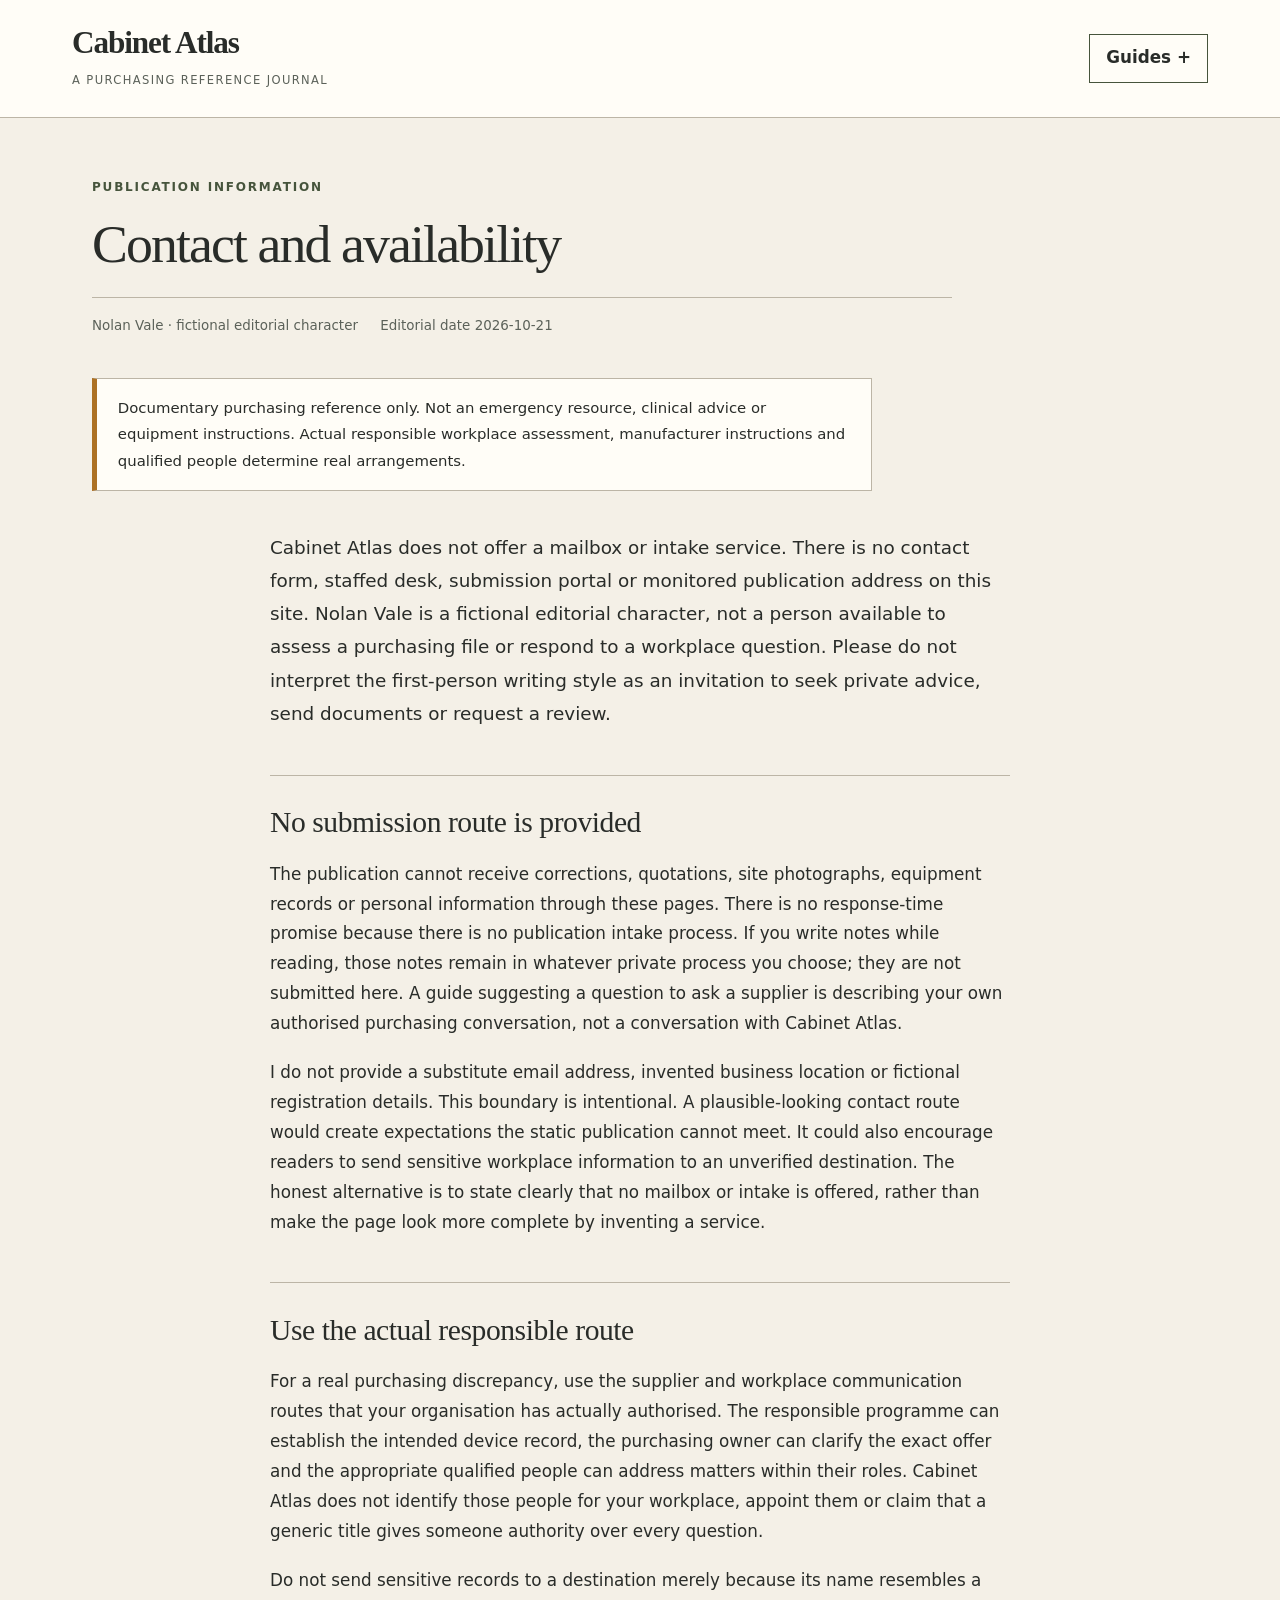
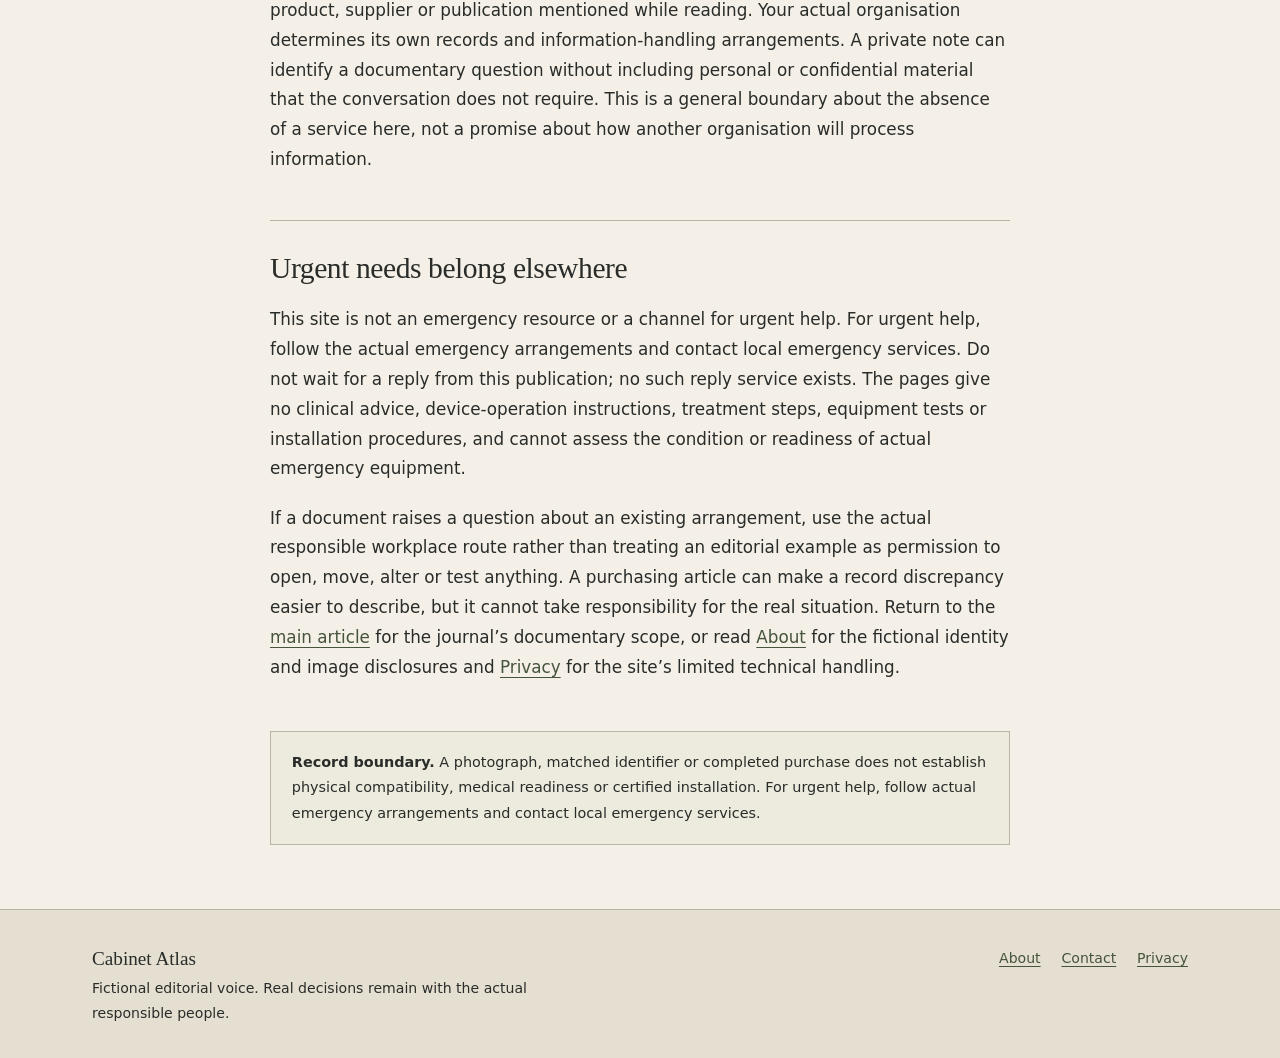
<file: docs/contact.html>
<!doctype html>
<html lang="en">
<head>
<meta charset="utf-8">
<meta name="viewport" content="width=device-width, initial-scale=1">
<link rel="icon" href="data:,">
<title>Contact and availability | Cabinet Atlas</title>
<meta name="description" content="Cabinet Atlas offers no mailbox, form or intake service; use actual responsible workplace routes and emergency arrangements.">
<link rel="canonical" href="https://armaragex.github.io/cabinet-atlas-aed-notes-row869/contact.html">
<meta property="og:title" content="Contact and availability | Cabinet Atlas">
<meta property="og:description" content="Cabinet Atlas offers no mailbox, form or intake service; use actual responsible workplace routes and emergency arrangements.">
<meta property="og:type" content="website">
<meta property="og:url" content="https://armaragex.github.io/cabinet-atlas-aed-notes-row869/contact.html">
<meta property="og:site_name" content="Cabinet Atlas">
<meta property="og:image" content="https://armaragex.github.io/cabinet-atlas-aed-notes-row869/assets/aed-cabinet-purchasing-bench.webp">
<link rel="stylesheet" href="assets/site.css">
<script src="assets/site.js" defer></script>
<script type="application/ld+json">{"@context": "https://schema.org", "@type": "WebPage", "dateModified": "2026-10-21", "datePublished": "2026-10-21", "description": "Cabinet Atlas offers no mailbox, form or intake service; use actual responsible workplace routes and emergency arrangements.", "inLanguage": "en", "isPartOf": {"@type": "WebSite", "name": "Cabinet Atlas", "url": "https://armaragex.github.io/cabinet-atlas-aed-notes-row869/index.html"}, "name": "Contact and availability", "url": "https://armaragex.github.io/cabinet-atlas-aed-notes-row869/contact.html"}</script>
</head>
<body>
<a class="skip" href="#main">Skip to article</a>
<header class="masthead"><div class="masthead-inner">
<div><a class="brand" href="index.html">Cabinet Atlas</a><span class="brand-note">A purchasing reference journal</span></div>
<nav class="nav-area" aria-label="Guide navigation">
<button type="button" class="guide-toggle" aria-expanded="false" aria-controls="guide-panel"><span class="desktop-label">Guides</span><span class="mobile-label">Menu</span> <span aria-hidden="true">+</span></button>
<div class="guide-panel" id="guide-panel" hidden><a href="device-and-cabinet-identity.html">Give the device, cabinet and document their own identity</a><a href="internal-space-and-documents.html">Separate internal space from the size on the listing</a><a href="door-and-access-questions.html">Keep the door specification separate from the access plan</a><a href="location-and-installation-records.html">Trace the location decision through to handover</a><a href="storage-and-condition-records.html">Keep environmental claims and condition records in context</a><a href="supplier-and-handover.html">Make the supplier scope survive receiving and handover</a></div>
</nav></div></header>
<noscript><nav class="nojs" aria-label="Guides without JavaScript"><a href="device-and-cabinet-identity.html">Give the device, cabinet and document their own identity</a><a href="internal-space-and-documents.html">Separate internal space from the size on the listing</a><a href="door-and-access-questions.html">Keep the door specification separate from the access plan</a><a href="location-and-installation-records.html">Trace the location decision through to handover</a><a href="storage-and-condition-records.html">Keep environmental claims and condition records in context</a><a href="supplier-and-handover.html">Make the supplier scope survive receiving and handover</a></nav></noscript>
<main id="main" class="page" tabindex="-1">
<article>
<header class="article-head"><p class="eyebrow">Publication information</p><h1>Contact and availability</h1>
<div class="byline"><span>Nolan Vale · fictional editorial character</span><span>Editorial date <time datetime="2026-10-21">2026-10-21</time></span></div></header>
<aside class="scope-note" aria-label="Scope"><p>Documentary purchasing reference only. Not an emergency resource, clinical advice or equipment instructions. Actual responsible workplace assessment, manufacturer instructions and qualified people determine real arrangements.</p></aside>
<div class="article-body"><p>Cabinet Atlas does not offer a mailbox or intake service. There is no contact form, staffed desk, submission portal or monitored publication address on this site. Nolan Vale is a fictional editorial character, not a person available to assess a purchasing file or respond to a workplace question. Please do not interpret the first-person writing style as an invitation to seek private advice, send documents or request a review.</p>
<h2>No submission route is provided</h2>
<p>The publication cannot receive corrections, quotations, site photographs, equipment records or personal information through these pages. There is no response-time promise because there is no publication intake process. If you write notes while reading, those notes remain in whatever private process you choose; they are not submitted here. A guide suggesting a question to ask a supplier is describing your own authorised purchasing conversation, not a conversation with Cabinet Atlas.</p>
<p>I do not provide a substitute email address, invented business location or fictional registration details. This boundary is intentional. A plausible-looking contact route would create expectations the static publication cannot meet. It could also encourage readers to send sensitive workplace information to an unverified destination. The honest alternative is to state clearly that no mailbox or intake is offered, rather than make the page look more complete by inventing a service.</p>
<h2>Use the actual responsible route</h2>
<p>For a real purchasing discrepancy, use the supplier and workplace communication routes that your organisation has actually authorised. The responsible programme can establish the intended device record, the purchasing owner can clarify the exact offer and the appropriate qualified people can address matters within their roles. Cabinet Atlas does not identify those people for your workplace, appoint them or claim that a generic title gives someone authority over every question.</p>
<p>Do not send sensitive records to a destination merely because its name resembles a product, supplier or publication mentioned while reading. Your actual organisation determines its own records and information-handling arrangements. A private note can identify a documentary question without including personal or confidential material that the conversation does not require. This is a general boundary about the absence of a service here, not a promise about how another organisation will process information.</p>
<h2>Urgent needs belong elsewhere</h2>
<p>This site is not an emergency resource or a channel for urgent help. For urgent help, follow the actual emergency arrangements and contact local emergency services. Do not wait for a reply from this publication; no such reply service exists. The pages give no clinical advice, device-operation instructions, treatment steps, equipment tests or installation procedures, and cannot assess the condition or readiness of actual emergency equipment.</p>
<p>If a document raises a question about an existing arrangement, use the actual responsible workplace route rather than treating an editorial example as permission to open, move, alter or test anything. A purchasing article can make a record discrepancy easier to describe, but it cannot take responsibility for the real situation. Return to the <a href="index.html">main article</a> for the journal’s documentary scope, or read <a href="about.html">About</a> for the fictional identity and image disclosures and <a href="privacy.html">Privacy</a> for the site’s limited technical handling.</p></div>
<aside class="reading-end"><strong>Record boundary.</strong> A photograph, matched identifier or completed purchase does not establish physical compatibility, medical readiness or certified installation. For urgent help, follow actual emergency arrangements and contact local emergency services.</aside>
</article></main>
<footer class="site-footer"><div class="footer-inner"><p><span class="footer-name">Cabinet Atlas</span><br>Fictional editorial voice. Real decisions remain with the actual responsible people.</p><nav class="footer-links" aria-label="Publication"><a href="about.html">About</a><a href="contact.html">Contact</a><a href="privacy.html">Privacy</a></nav></div></footer>
</body></html>
</file>
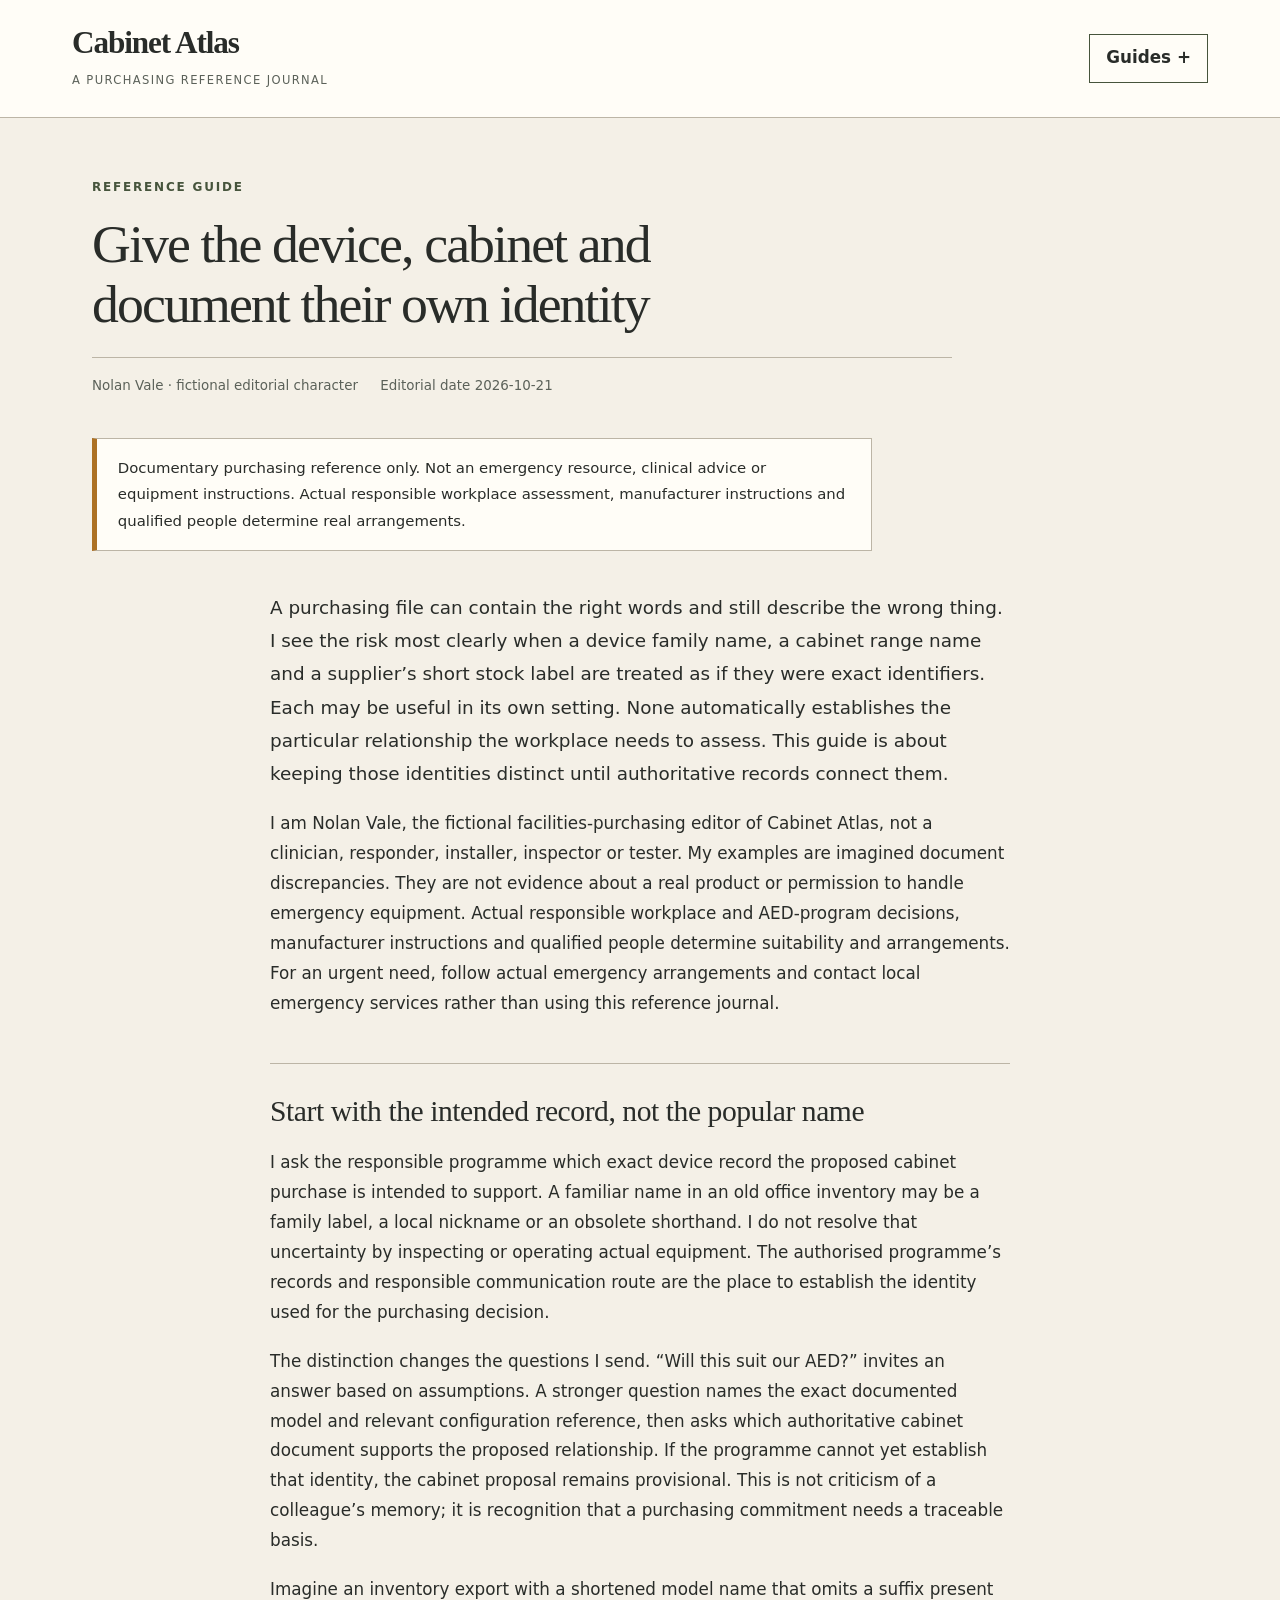
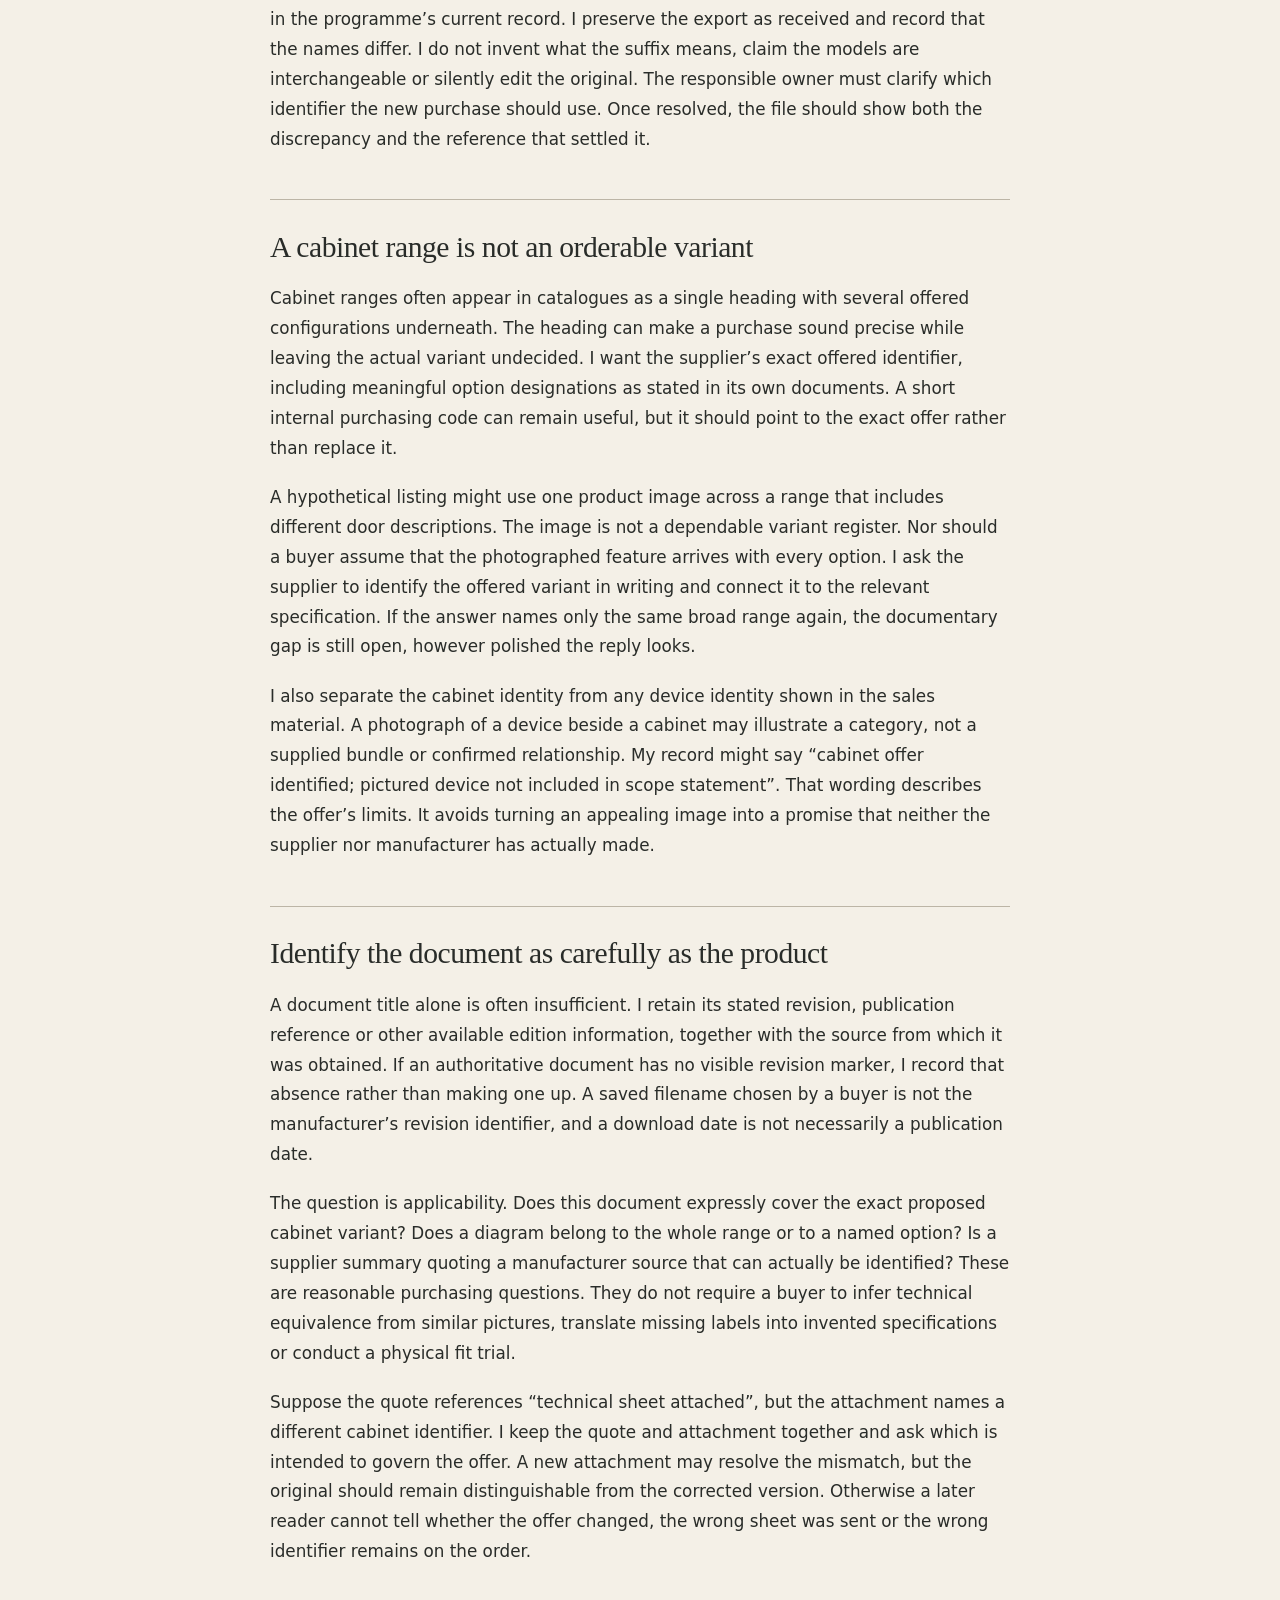
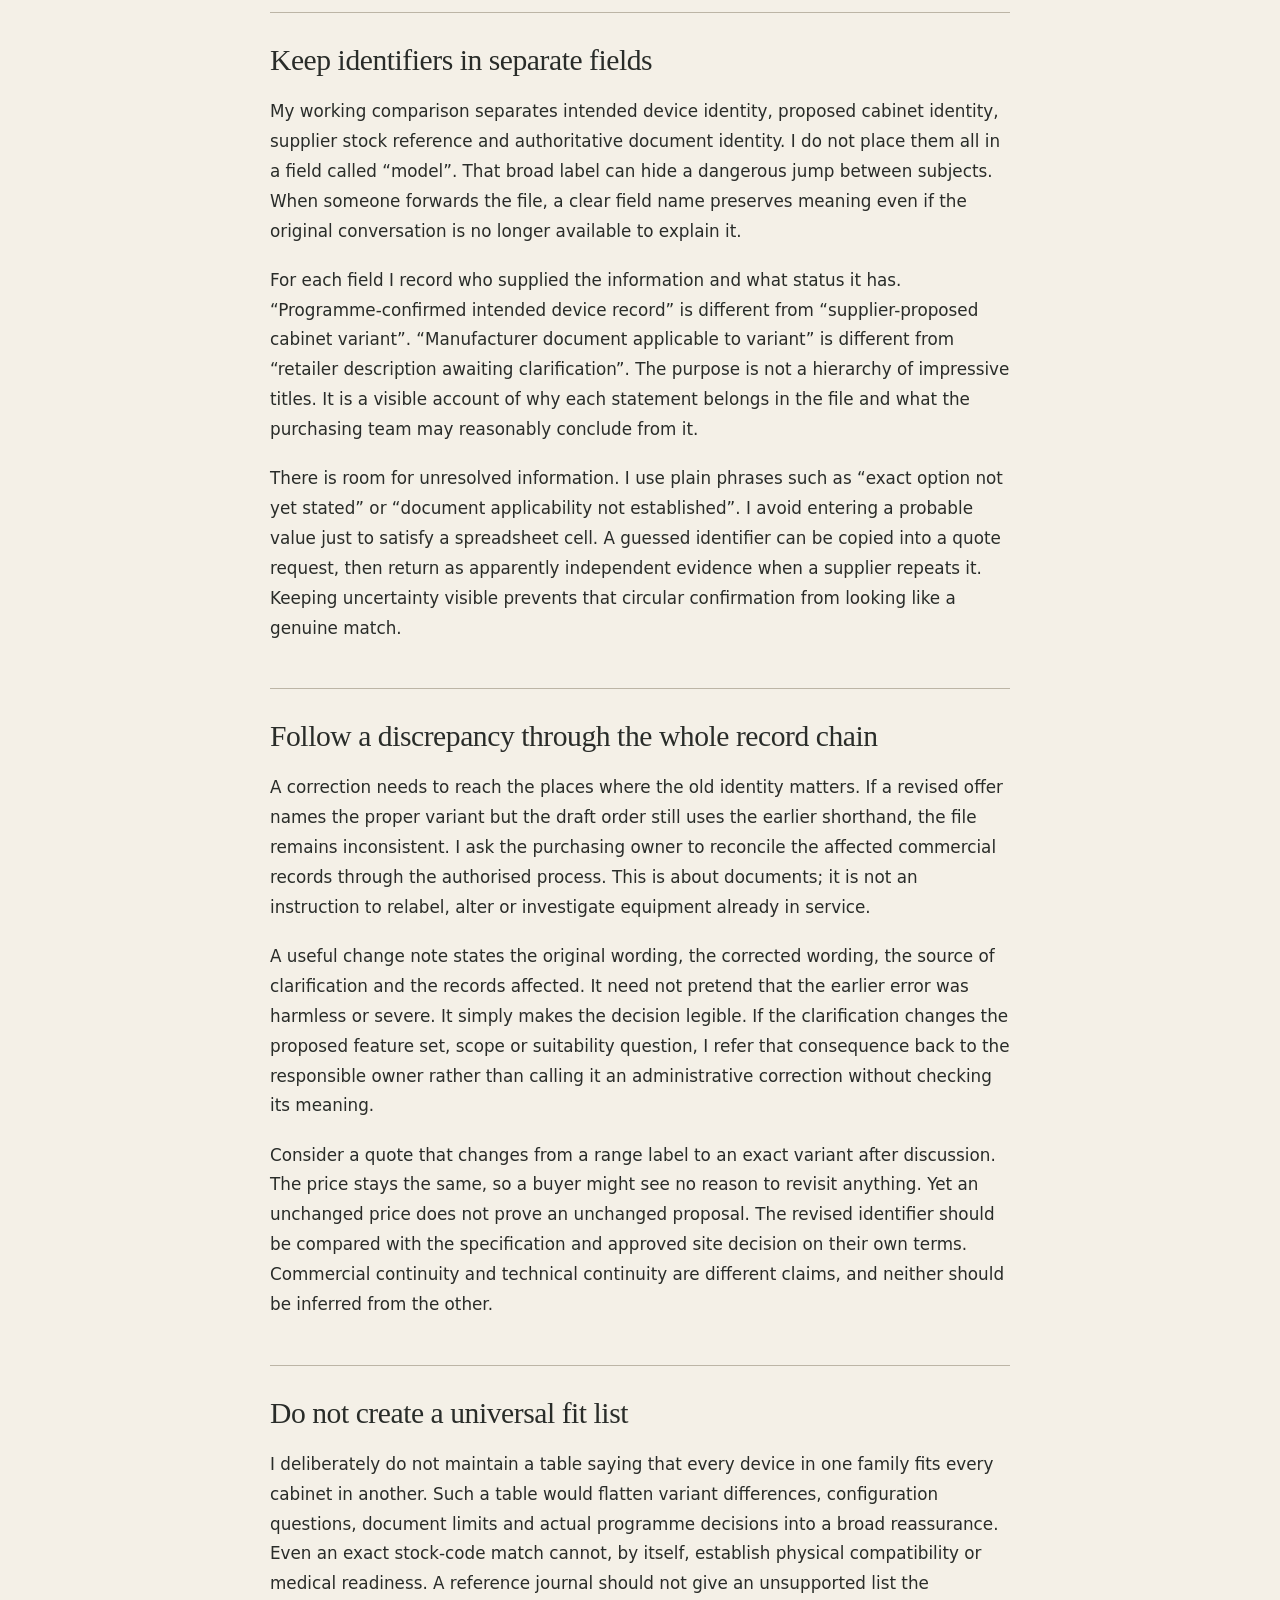
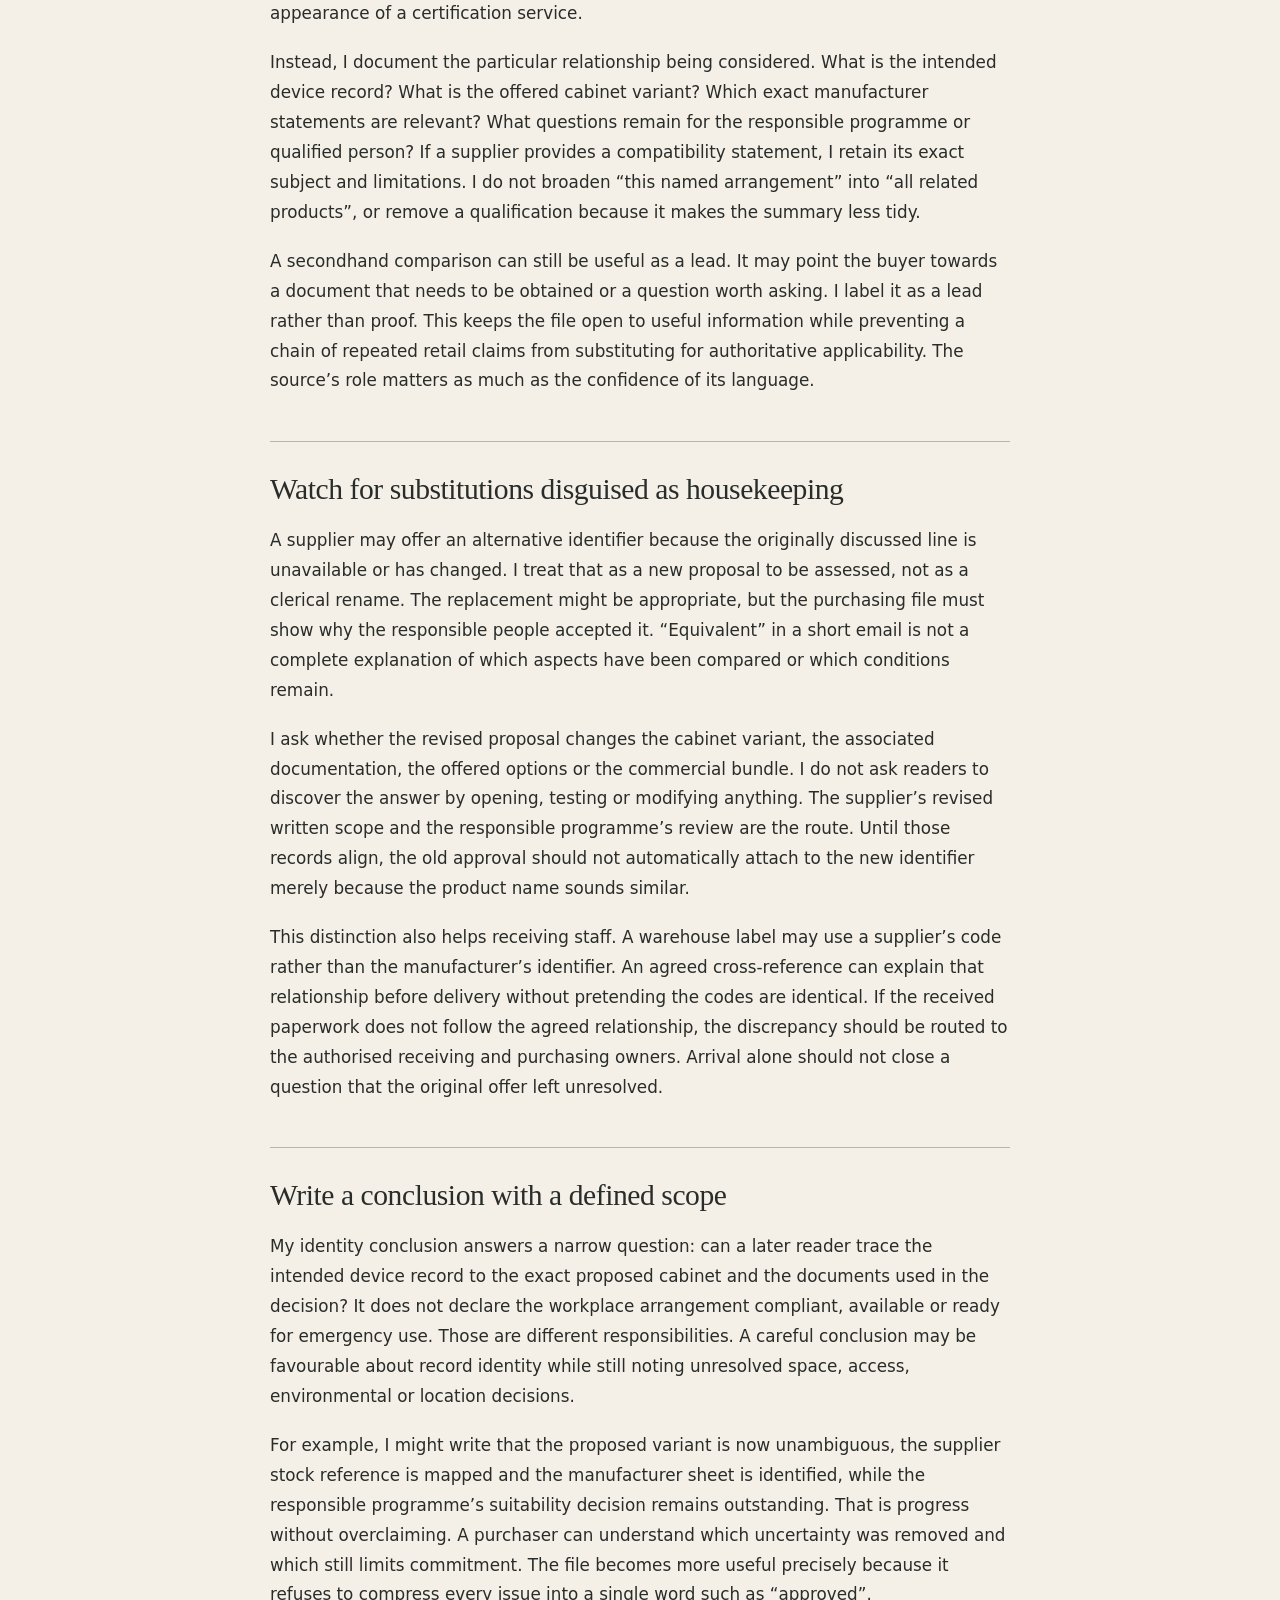
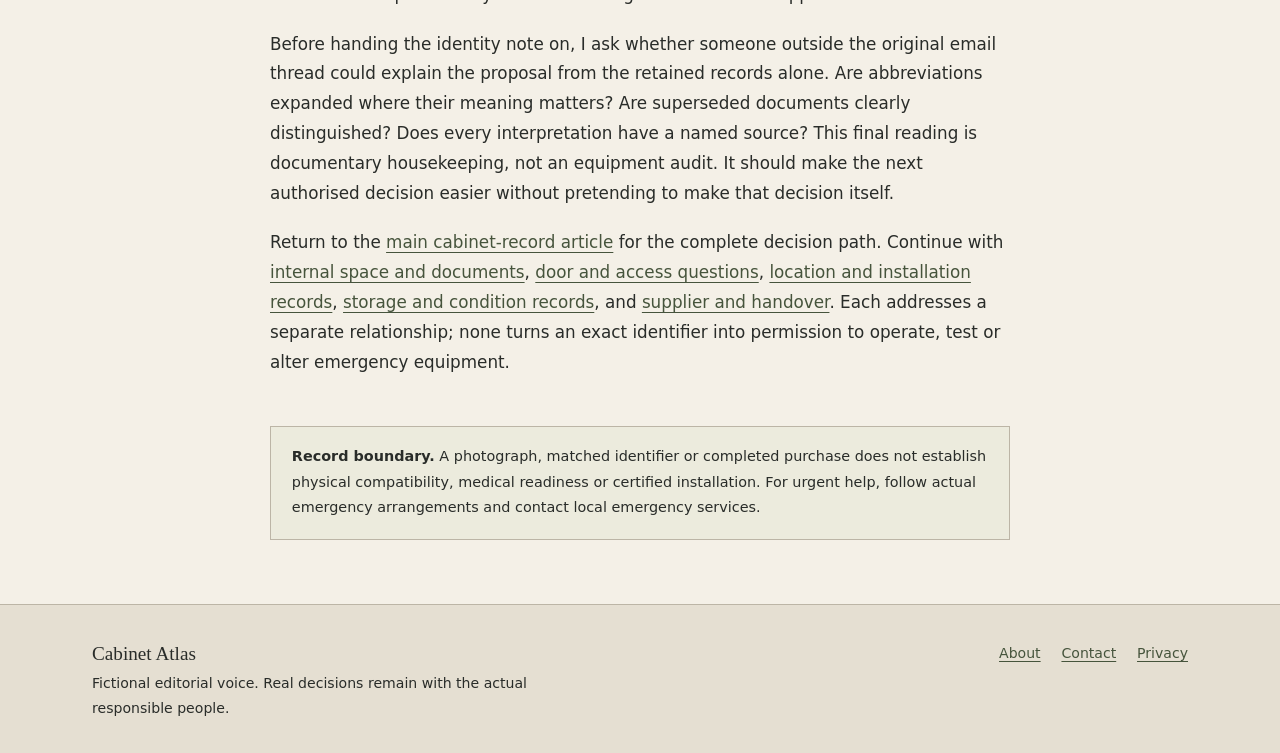
<file: docs/device-and-cabinet-identity.html>
<!doctype html>
<html lang="en">
<head>
<meta charset="utf-8">
<meta name="viewport" content="width=device-width, initial-scale=1">
<link rel="icon" href="data:,">
<title>Give the device, cabinet and document their own identity | Cabinet Atlas</title>
<meta name="description" content="Separate exact device records, cabinet variants, supplier codes and applicable documents without inventing a universal fit list.">
<link rel="canonical" href="https://armaragex.github.io/cabinet-atlas-aed-notes-row869/device-and-cabinet-identity.html">
<meta property="og:title" content="Give the device, cabinet and document their own identity | Cabinet Atlas">
<meta property="og:description" content="Separate exact device records, cabinet variants, supplier codes and applicable documents without inventing a universal fit list.">
<meta property="og:type" content="article">
<meta property="og:url" content="https://armaragex.github.io/cabinet-atlas-aed-notes-row869/device-and-cabinet-identity.html">
<meta property="og:site_name" content="Cabinet Atlas">
<meta property="og:image" content="https://armaragex.github.io/cabinet-atlas-aed-notes-row869/assets/aed-cabinet-purchasing-bench.webp">
<link rel="stylesheet" href="assets/site.css">
<script src="assets/site.js" defer></script>
<script type="application/ld+json">{"@context": "https://schema.org", "@type": "Article", "articleBody": "A purchasing file can contain the right words and still describe the wrong thing. I see the risk most clearly when a device family name, a cabinet range name and a supplier’s short stock label are treated as if they were exact identifiers. Each may be useful in its own setting. None automatically establishes the particular relationship the workplace needs to assess. This guide is about keeping those identities distinct until authoritative records connect them. I am Nolan Vale, the fictional facilities-purchasing editor of Cabinet Atlas, not a clinician, responder, installer, inspector or tester. My examples are imagined document discrepancies. They are not evidence about a real product or permission to handle emergency equipment. Actual responsible workplace and AED-program decisions, manufacturer instructions and qualified people determine suitability and arrangements. For an urgent need, follow actual emergency arrangements and contact local emergency services rather than using this reference journal. Start with the intended record, not the popular name I ask the responsible programme which exact device record the proposed cabinet purchase is intended to support. A familiar name in an old office inventory may be a family label, a local nickname or an obsolete shorthand. I do not resolve that uncertainty by inspecting or operating actual equipment. The authorised programme’s records and responsible communication route are the place to establish the identity used for the purchasing decision. The distinction changes the questions I send. “Will this suit our AED?” invites an answer based on assumptions. A stronger question names the exact documented model and relevant configuration reference, then asks which authoritative cabinet document supports the proposed relationship. If the programme cannot yet establish that identity, the cabinet proposal remains provisional. This is not criticism of a colleague’s memory; it is recognition that a purchasing commitment needs a traceable basis. Imagine an inventory export with a shortened model name that omits a suffix present in the programme’s current record. I preserve the export as received and record that the names differ. I do not invent what the suffix means, claim the models are interchangeable or silently edit the original. The responsible owner must clarify which identifier the new purchase should use. Once resolved, the file should show both the discrepancy and the reference that settled it. A cabinet range is not an orderable variant Cabinet ranges often appear in catalogues as a single heading with several offered configurations underneath. The heading can make a purchase sound precise while leaving the actual variant undecided. I want the supplier’s exact offered identifier, including meaningful option designations as stated in its own documents. A short internal purchasing code can remain useful, but it should point to the exact offer rather than replace it. A hypothetical listing might use one product image across a range that includes different door descriptions. The image is not a dependable variant register. Nor should a buyer assume that the photographed feature arrives with every option. I ask the supplier to identify the offered variant in writing and connect it to the relevant specification. If the answer names only the same broad range again, the documentary gap is still open, however polished the reply looks. I also separate the cabinet identity from any device identity shown in the sales material. A photograph of a device beside a cabinet may illustrate a category, not a supplied bundle or confirmed relationship. My record might say “cabinet offer identified; pictured device not included in scope statement”. That wording describes the offer’s limits. It avoids turning an appealing image into a promise that neither the supplier nor manufacturer has actually made. Identify the document as carefully as the product A document title alone is often insufficient. I retain its stated revision, publication reference or other available edition information, together with the source from which it was obtained. If an authoritative document has no visible revision marker, I record that absence rather than making one up. A saved filename chosen by a buyer is not the manufacturer’s revision identifier, and a download date is not necessarily a publication date. The question is applicability. Does this document expressly cover the exact proposed cabinet variant? Does a diagram belong to the whole range or to a named option? Is a supplier summary quoting a manufacturer source that can actually be identified? These are reasonable purchasing questions. They do not require a buyer to infer technical equivalence from similar pictures, translate missing labels into invented specifications or conduct a physical fit trial. Suppose the quote references “technical sheet attached”, but the attachment names a different cabinet identifier. I keep the quote and attachment together and ask which is intended to govern the offer. A new attachment may resolve the mismatch, but the original should remain distinguishable from the corrected version. Otherwise a later reader cannot tell whether the offer changed, the wrong sheet was sent or the wrong identifier remains on the order. Keep identifiers in separate fields My working comparison separates intended device identity, proposed cabinet identity, supplier stock reference and authoritative document identity. I do not place them all in a field called “model”. That broad label can hide a dangerous jump between subjects. When someone forwards the file, a clear field name preserves meaning even if the original conversation is no longer available to explain it. For each field I record who supplied the information and what status it has. “Programme-confirmed intended device record” is different from “supplier-proposed cabinet variant”. “Manufacturer document applicable to variant” is different from “retailer description awaiting clarification”. The purpose is not a hierarchy of impressive titles. It is a visible account of why each statement belongs in the file and what the purchasing team may reasonably conclude from it. There is room for unresolved information. I use plain phrases such as “exact option not yet stated” or “document applicability not established”. I avoid entering a probable value just to satisfy a spreadsheet cell. A guessed identifier can be copied into a quote request, then return as apparently independent evidence when a supplier repeats it. Keeping uncertainty visible prevents that circular confirmation from looking like a genuine match. Follow a discrepancy through the whole record chain A correction needs to reach the places where the old identity matters. If a revised offer names the proper variant but the draft order still uses the earlier shorthand, the file remains inconsistent. I ask the purchasing owner to reconcile the affected commercial records through the authorised process. This is about documents; it is not an instruction to relabel, alter or investigate equipment already in service. A useful change note states the original wording, the corrected wording, the source of clarification and the records affected. It need not pretend that the earlier error was harmless or severe. It simply makes the decision legible. If the clarification changes the proposed feature set, scope or suitability question, I refer that consequence back to the responsible owner rather than calling it an administrative correction without checking its meaning. Consider a quote that changes from a range label to an exact variant after discussion. The price stays the same, so a buyer might see no reason to revisit anything. Yet an unchanged price does not prove an unchanged proposal. The revised identifier should be compared with the specification and approved site decision on their own terms. Commercial continuity and technical continuity are different claims, and neither should be inferred from the other. Do not create a universal fit list I deliberately do not maintain a table saying that every device in one family fits every cabinet in another. Such a table would flatten variant differences, configuration questions, document limits and actual programme decisions into a broad reassurance. Even an exact stock-code match cannot, by itself, establish physical compatibility or medical readiness. A reference journal should not give an unsupported list the appearance of a certification service. Instead, I document the particular relationship being considered. What is the intended device record? What is the offered cabinet variant? Which exact manufacturer statements are relevant? What questions remain for the responsible programme or qualified person? If a supplier provides a compatibility statement, I retain its exact subject and limitations. I do not broaden “this named arrangement” into “all related products”, or remove a qualification because it makes the summary less tidy. A secondhand comparison can still be useful as a lead. It may point the buyer towards a document that needs to be obtained or a question worth asking. I label it as a lead rather than proof. This keeps the file open to useful information while preventing a chain of repeated retail claims from substituting for authoritative applicability. The source’s role matters as much as the confidence of its language. Watch for substitutions disguised as housekeeping A supplier may offer an alternative identifier because the originally discussed line is unavailable or has changed. I treat that as a new proposal to be assessed, not as a clerical rename. The replacement might be appropriate, but the purchasing file must show why the responsible people accepted it. “Equivalent” in a short email is not a complete explanation of which aspects have been compared or which conditions remain. I ask whether the revised proposal changes the cabinet variant, the associated documentation, the offered options or the commercial bundle. I do not ask readers to discover the answer by opening, testing or modifying anything. The supplier’s revised written scope and the responsible programme’s review are the route. Until those records align, the old approval should not automatically attach to the new identifier merely because the product name sounds similar. This distinction also helps receiving staff. A warehouse label may use a supplier’s code rather than the manufacturer’s identifier. An agreed cross-reference can explain that relationship before delivery without pretending the codes are identical. If the received paperwork does not follow the agreed relationship, the discrepancy should be routed to the authorised receiving and purchasing owners. Arrival alone should not close a question that the original offer left unresolved. Write a conclusion with a defined scope My identity conclusion answers a narrow question: can a later reader trace the intended device record to the exact proposed cabinet and the documents used in the decision? It does not declare the workplace arrangement compliant, available or ready for emergency use. Those are different responsibilities. A careful conclusion may be favourable about record identity while still noting unresolved space, access, environmental or location decisions. For example, I might write that the proposed variant is now unambiguous, the supplier stock reference is mapped and the manufacturer sheet is identified, while the responsible programme’s suitability decision remains outstanding. That is progress without overclaiming. A purchaser can understand which uncertainty was removed and which still limits commitment. The file becomes more useful precisely because it refuses to compress every issue into a single word such as “approved”. Before handing the identity note on, I ask whether someone outside the original email thread could explain the proposal from the retained records alone. Are abbreviations expanded where their meaning matters? Are superseded documents clearly distinguished? Does every interpretation have a named source? This final reading is documentary housekeeping, not an equipment audit. It should make the next authorised decision easier without pretending to make that decision itself. Return to the main cabinet-record article for the complete decision path. Continue with internal space and documents , door and access questions , location and installation records , storage and condition records , and supplier and handover . Each addresses a separate relationship; none turns an exact identifier into permission to operate, test or alter emergency equipment.", "author": {"@type": "Person", "description": "Fictional facilities-purchasing editorial character; not a professional adviser or product tester.", "name": "Nolan Vale"}, "dateModified": "2026-10-21", "datePublished": "2026-10-21", "description": "Separate exact device records, cabinet variants, supplier codes and applicable documents without inventing a universal fit list.", "headline": "Give the device, cabinet and document their own identity", "inLanguage": "en", "isPartOf": {"@type": "WebSite", "name": "Cabinet Atlas", "url": "https://armaragex.github.io/cabinet-atlas-aed-notes-row869/index.html"}, "name": "Give the device, cabinet and document their own identity", "url": "https://armaragex.github.io/cabinet-atlas-aed-notes-row869/device-and-cabinet-identity.html"}</script>
</head>
<body>
<a class="skip" href="#main">Skip to article</a>
<header class="masthead"><div class="masthead-inner">
<div><a class="brand" href="index.html">Cabinet Atlas</a><span class="brand-note">A purchasing reference journal</span></div>
<nav class="nav-area" aria-label="Guide navigation">
<button type="button" class="guide-toggle" aria-expanded="false" aria-controls="guide-panel"><span class="desktop-label">Guides</span><span class="mobile-label">Menu</span> <span aria-hidden="true">+</span></button>
<div class="guide-panel" id="guide-panel" hidden><a href="device-and-cabinet-identity.html">Give the device, cabinet and document their own identity</a><a href="internal-space-and-documents.html">Separate internal space from the size on the listing</a><a href="door-and-access-questions.html">Keep the door specification separate from the access plan</a><a href="location-and-installation-records.html">Trace the location decision through to handover</a><a href="storage-and-condition-records.html">Keep environmental claims and condition records in context</a><a href="supplier-and-handover.html">Make the supplier scope survive receiving and handover</a></div>
</nav></div></header>
<noscript><nav class="nojs" aria-label="Guides without JavaScript"><a href="device-and-cabinet-identity.html">Give the device, cabinet and document their own identity</a><a href="internal-space-and-documents.html">Separate internal space from the size on the listing</a><a href="door-and-access-questions.html">Keep the door specification separate from the access plan</a><a href="location-and-installation-records.html">Trace the location decision through to handover</a><a href="storage-and-condition-records.html">Keep environmental claims and condition records in context</a><a href="supplier-and-handover.html">Make the supplier scope survive receiving and handover</a></nav></noscript>
<main id="main" class="page" tabindex="-1">
<article>
<header class="article-head"><p class="eyebrow">Reference guide</p><h1>Give the device, cabinet and document their own identity</h1>
<div class="byline"><span>Nolan Vale · fictional editorial character</span><span>Editorial date <time datetime="2026-10-21">2026-10-21</time></span></div></header>
<aside class="scope-note" aria-label="Scope"><p>Documentary purchasing reference only. Not an emergency resource, clinical advice or equipment instructions. Actual responsible workplace assessment, manufacturer instructions and qualified people determine real arrangements.</p></aside>
<div class="article-body"><p>A purchasing file can contain the right words and still describe the wrong thing. I see the risk most clearly when a device family name, a cabinet range name and a supplier’s short stock label are treated as if they were exact identifiers. Each may be useful in its own setting. None automatically establishes the particular relationship the workplace needs to assess. This guide is about keeping those identities distinct until authoritative records connect them.</p>
<p>I am Nolan Vale, the fictional facilities-purchasing editor of Cabinet Atlas, not a clinician, responder, installer, inspector or tester. My examples are imagined document discrepancies. They are not evidence about a real product or permission to handle emergency equipment. Actual responsible workplace and AED-program decisions, manufacturer instructions and qualified people determine suitability and arrangements. For an urgent need, follow actual emergency arrangements and contact local emergency services rather than using this reference journal.</p>
<h2>Start with the intended record, not the popular name</h2>
<p>I ask the responsible programme which exact device record the proposed cabinet purchase is intended to support. A familiar name in an old office inventory may be a family label, a local nickname or an obsolete shorthand. I do not resolve that uncertainty by inspecting or operating actual equipment. The authorised programme’s records and responsible communication route are the place to establish the identity used for the purchasing decision.</p>
<p>The distinction changes the questions I send. “Will this suit our AED?” invites an answer based on assumptions. A stronger question names the exact documented model and relevant configuration reference, then asks which authoritative cabinet document supports the proposed relationship. If the programme cannot yet establish that identity, the cabinet proposal remains provisional. This is not criticism of a colleague’s memory; it is recognition that a purchasing commitment needs a traceable basis.</p>
<p>Imagine an inventory export with a shortened model name that omits a suffix present in the programme’s current record. I preserve the export as received and record that the names differ. I do not invent what the suffix means, claim the models are interchangeable or silently edit the original. The responsible owner must clarify which identifier the new purchase should use. Once resolved, the file should show both the discrepancy and the reference that settled it.</p>
<h2>A cabinet range is not an orderable variant</h2>
<p>Cabinet ranges often appear in catalogues as a single heading with several offered configurations underneath. The heading can make a purchase sound precise while leaving the actual variant undecided. I want the supplier’s exact offered identifier, including meaningful option designations as stated in its own documents. A short internal purchasing code can remain useful, but it should point to the exact offer rather than replace it.</p>
<p>A hypothetical listing might use one product image across a range that includes different door descriptions. The image is not a dependable variant register. Nor should a buyer assume that the photographed feature arrives with every option. I ask the supplier to identify the offered variant in writing and connect it to the relevant specification. If the answer names only the same broad range again, the documentary gap is still open, however polished the reply looks.</p>
<p>I also separate the cabinet identity from any device identity shown in the sales material. A photograph of a device beside a cabinet may illustrate a category, not a supplied bundle or confirmed relationship. My record might say “cabinet offer identified; pictured device not included in scope statement”. That wording describes the offer’s limits. It avoids turning an appealing image into a promise that neither the supplier nor manufacturer has actually made.</p>
<h2>Identify the document as carefully as the product</h2>
<p>A document title alone is often insufficient. I retain its stated revision, publication reference or other available edition information, together with the source from which it was obtained. If an authoritative document has no visible revision marker, I record that absence rather than making one up. A saved filename chosen by a buyer is not the manufacturer’s revision identifier, and a download date is not necessarily a publication date.</p>
<p>The question is applicability. Does this document expressly cover the exact proposed cabinet variant? Does a diagram belong to the whole range or to a named option? Is a supplier summary quoting a manufacturer source that can actually be identified? These are reasonable purchasing questions. They do not require a buyer to infer technical equivalence from similar pictures, translate missing labels into invented specifications or conduct a physical fit trial.</p>
<p>Suppose the quote references “technical sheet attached”, but the attachment names a different cabinet identifier. I keep the quote and attachment together and ask which is intended to govern the offer. A new attachment may resolve the mismatch, but the original should remain distinguishable from the corrected version. Otherwise a later reader cannot tell whether the offer changed, the wrong sheet was sent or the wrong identifier remains on the order.</p>
<h2>Keep identifiers in separate fields</h2>
<p>My working comparison separates intended device identity, proposed cabinet identity, supplier stock reference and authoritative document identity. I do not place them all in a field called “model”. That broad label can hide a dangerous jump between subjects. When someone forwards the file, a clear field name preserves meaning even if the original conversation is no longer available to explain it.</p>
<p>For each field I record who supplied the information and what status it has. “Programme-confirmed intended device record” is different from “supplier-proposed cabinet variant”. “Manufacturer document applicable to variant” is different from “retailer description awaiting clarification”. The purpose is not a hierarchy of impressive titles. It is a visible account of why each statement belongs in the file and what the purchasing team may reasonably conclude from it.</p>
<p>There is room for unresolved information. I use plain phrases such as “exact option not yet stated” or “document applicability not established”. I avoid entering a probable value just to satisfy a spreadsheet cell. A guessed identifier can be copied into a quote request, then return as apparently independent evidence when a supplier repeats it. Keeping uncertainty visible prevents that circular confirmation from looking like a genuine match.</p>
<h2>Follow a discrepancy through the whole record chain</h2>
<p>A correction needs to reach the places where the old identity matters. If a revised offer names the proper variant but the draft order still uses the earlier shorthand, the file remains inconsistent. I ask the purchasing owner to reconcile the affected commercial records through the authorised process. This is about documents; it is not an instruction to relabel, alter or investigate equipment already in service.</p>
<p>A useful change note states the original wording, the corrected wording, the source of clarification and the records affected. It need not pretend that the earlier error was harmless or severe. It simply makes the decision legible. If the clarification changes the proposed feature set, scope or suitability question, I refer that consequence back to the responsible owner rather than calling it an administrative correction without checking its meaning.</p>
<p>Consider a quote that changes from a range label to an exact variant after discussion. The price stays the same, so a buyer might see no reason to revisit anything. Yet an unchanged price does not prove an unchanged proposal. The revised identifier should be compared with the specification and approved site decision on their own terms. Commercial continuity and technical continuity are different claims, and neither should be inferred from the other.</p>
<h2>Do not create a universal fit list</h2>
<p>I deliberately do not maintain a table saying that every device in one family fits every cabinet in another. Such a table would flatten variant differences, configuration questions, document limits and actual programme decisions into a broad reassurance. Even an exact stock-code match cannot, by itself, establish physical compatibility or medical readiness. A reference journal should not give an unsupported list the appearance of a certification service.</p>
<p>Instead, I document the particular relationship being considered. What is the intended device record? What is the offered cabinet variant? Which exact manufacturer statements are relevant? What questions remain for the responsible programme or qualified person? If a supplier provides a compatibility statement, I retain its exact subject and limitations. I do not broaden “this named arrangement” into “all related products”, or remove a qualification because it makes the summary less tidy.</p>
<p>A secondhand comparison can still be useful as a lead. It may point the buyer towards a document that needs to be obtained or a question worth asking. I label it as a lead rather than proof. This keeps the file open to useful information while preventing a chain of repeated retail claims from substituting for authoritative applicability. The source’s role matters as much as the confidence of its language.</p>
<h2>Watch for substitutions disguised as housekeeping</h2>
<p>A supplier may offer an alternative identifier because the originally discussed line is unavailable or has changed. I treat that as a new proposal to be assessed, not as a clerical rename. The replacement might be appropriate, but the purchasing file must show why the responsible people accepted it. “Equivalent” in a short email is not a complete explanation of which aspects have been compared or which conditions remain.</p>
<p>I ask whether the revised proposal changes the cabinet variant, the associated documentation, the offered options or the commercial bundle. I do not ask readers to discover the answer by opening, testing or modifying anything. The supplier’s revised written scope and the responsible programme’s review are the route. Until those records align, the old approval should not automatically attach to the new identifier merely because the product name sounds similar.</p>
<p>This distinction also helps receiving staff. A warehouse label may use a supplier’s code rather than the manufacturer’s identifier. An agreed cross-reference can explain that relationship before delivery without pretending the codes are identical. If the received paperwork does not follow the agreed relationship, the discrepancy should be routed to the authorised receiving and purchasing owners. Arrival alone should not close a question that the original offer left unresolved.</p>
<h2>Write a conclusion with a defined scope</h2>
<p>My identity conclusion answers a narrow question: can a later reader trace the intended device record to the exact proposed cabinet and the documents used in the decision? It does not declare the workplace arrangement compliant, available or ready for emergency use. Those are different responsibilities. A careful conclusion may be favourable about record identity while still noting unresolved space, access, environmental or location decisions.</p>
<p>For example, I might write that the proposed variant is now unambiguous, the supplier stock reference is mapped and the manufacturer sheet is identified, while the responsible programme’s suitability decision remains outstanding. That is progress without overclaiming. A purchaser can understand which uncertainty was removed and which still limits commitment. The file becomes more useful precisely because it refuses to compress every issue into a single word such as “approved”.</p>
<p>Before handing the identity note on, I ask whether someone outside the original email thread could explain the proposal from the retained records alone. Are abbreviations expanded where their meaning matters? Are superseded documents clearly distinguished? Does every interpretation have a named source? This final reading is documentary housekeeping, not an equipment audit. It should make the next authorised decision easier without pretending to make that decision itself.</p>
<p>Return to the <a href="index.html">main cabinet-record article</a> for the complete decision path. Continue with <a href="internal-space-and-documents.html">internal space and documents</a>, <a href="door-and-access-questions.html">door and access questions</a>, <a href="location-and-installation-records.html">location and installation records</a>, <a href="storage-and-condition-records.html">storage and condition records</a>, and <a href="supplier-and-handover.html">supplier and handover</a>. Each addresses a separate relationship; none turns an exact identifier into permission to operate, test or alter emergency equipment.</p></div>
<aside class="reading-end"><strong>Record boundary.</strong> A photograph, matched identifier or completed purchase does not establish physical compatibility, medical readiness or certified installation. For urgent help, follow actual emergency arrangements and contact local emergency services.</aside>
</article></main>
<footer class="site-footer"><div class="footer-inner"><p><span class="footer-name">Cabinet Atlas</span><br>Fictional editorial voice. Real decisions remain with the actual responsible people.</p><nav class="footer-links" aria-label="Publication"><a href="about.html">About</a><a href="contact.html">Contact</a><a href="privacy.html">Privacy</a></nav></div></footer>
</body></html>
</file>
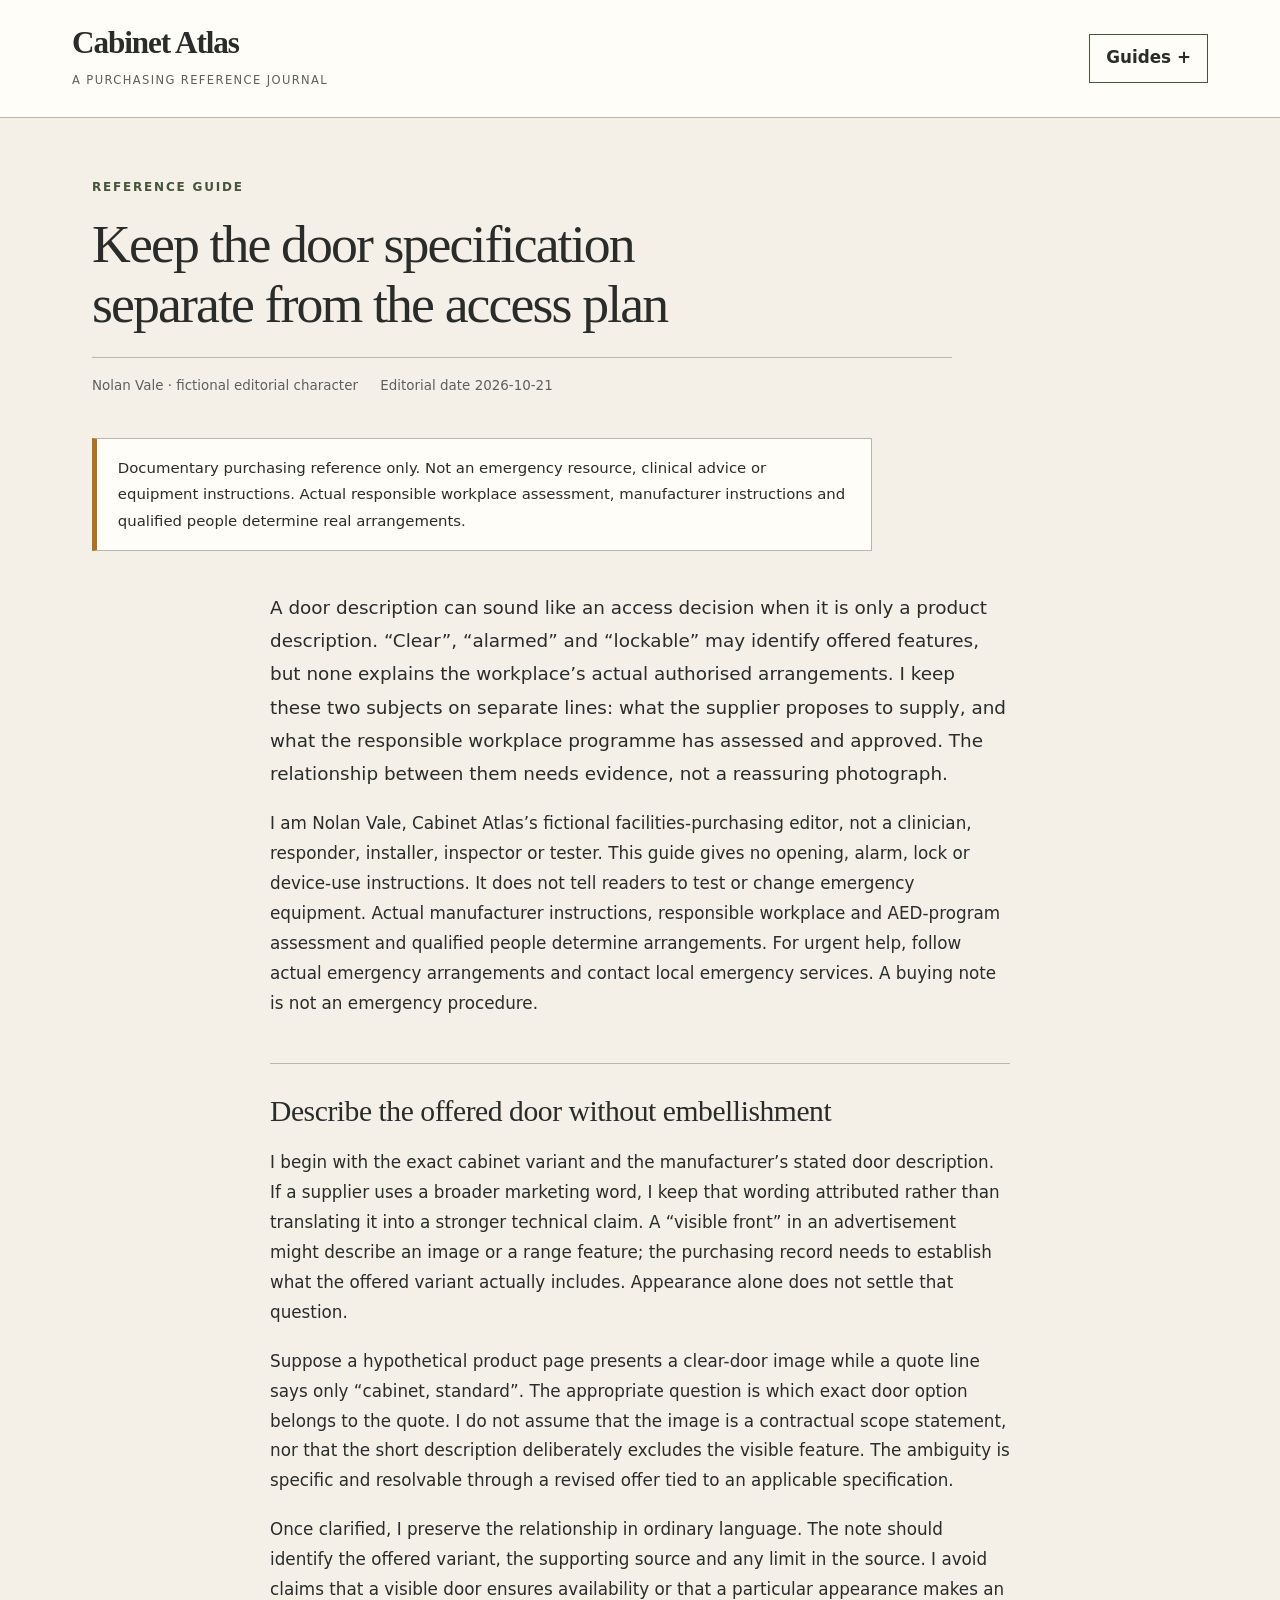
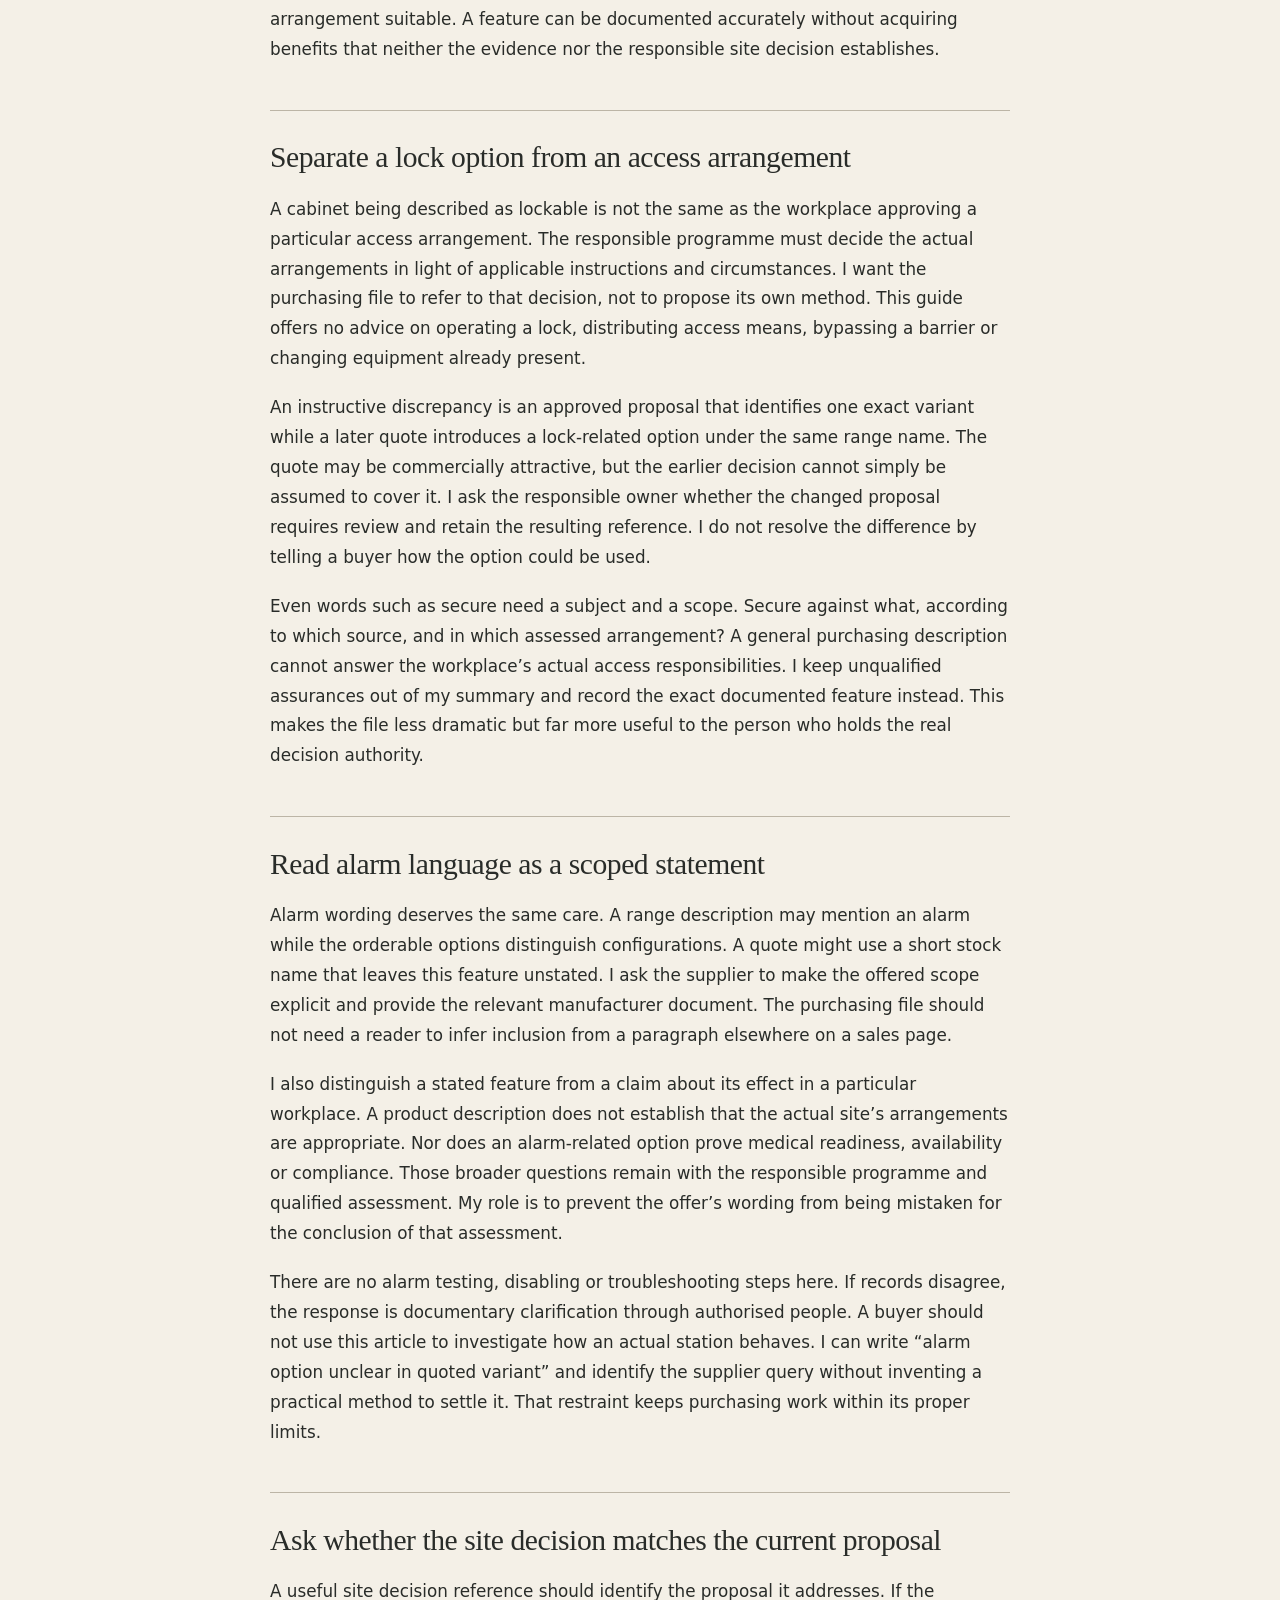
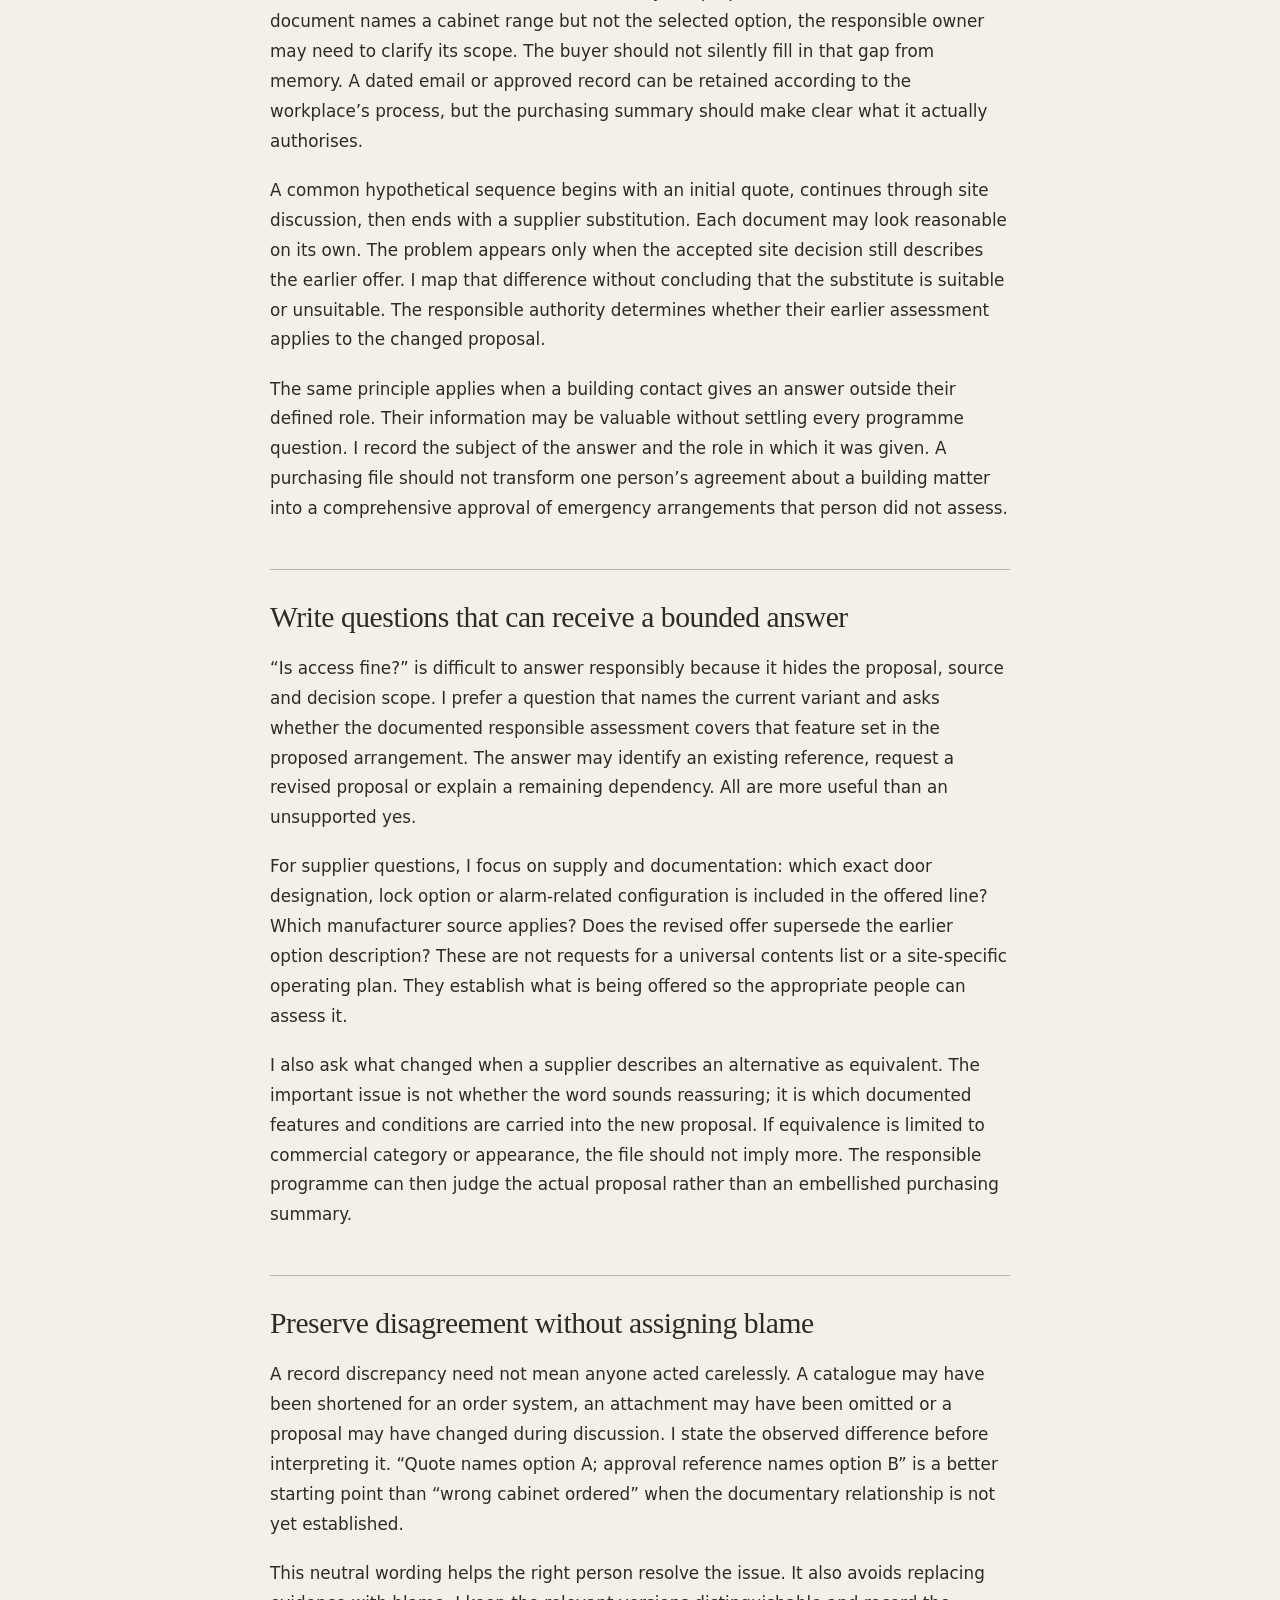
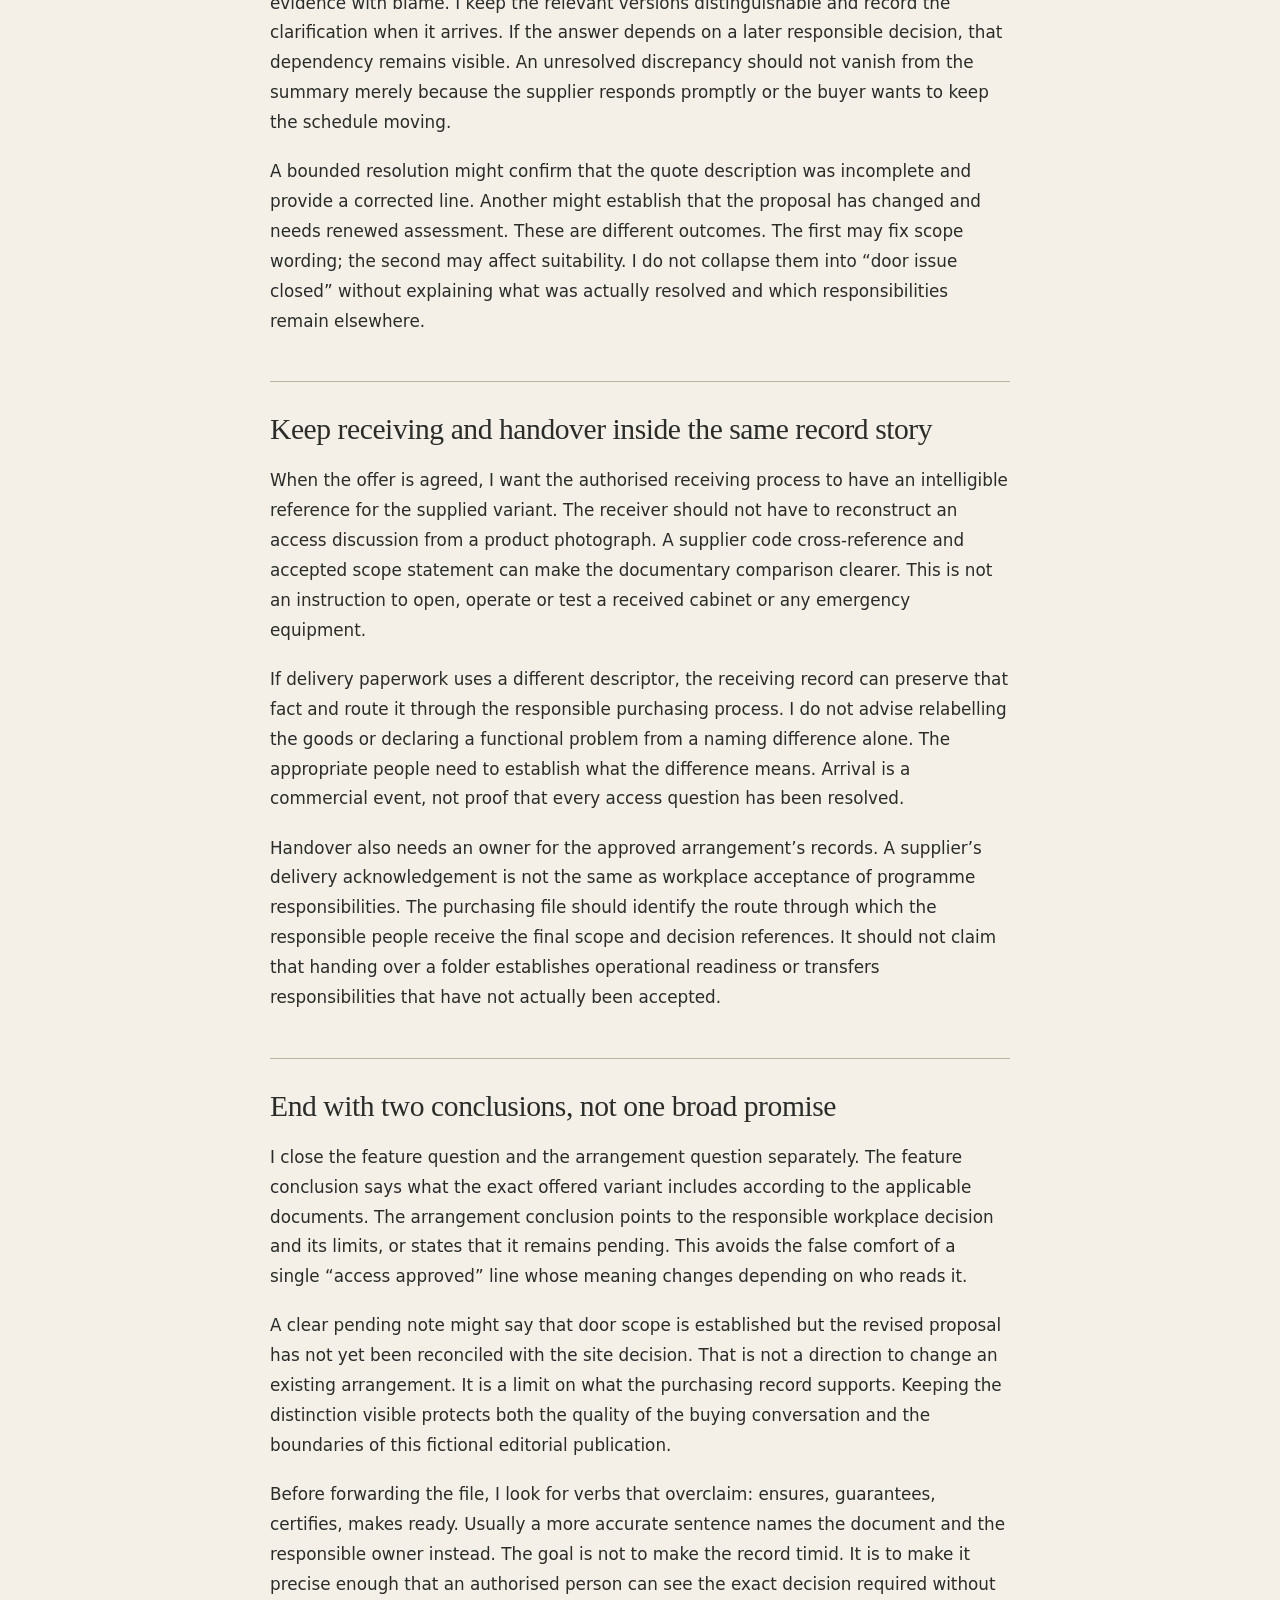
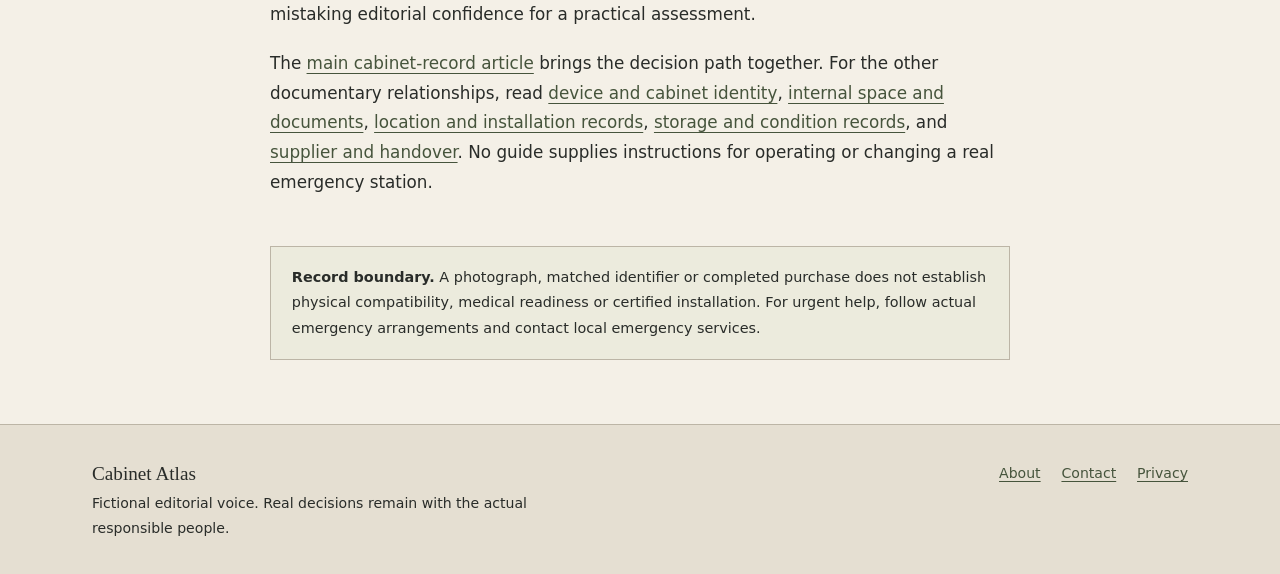
<file: docs/door-and-access-questions.html>
<!doctype html>
<html lang="en">
<head>
<meta charset="utf-8">
<meta name="viewport" content="width=device-width, initial-scale=1">
<link rel="icon" href="data:,">
<title>Keep the door specification separate from the access plan | Cabinet Atlas</title>
<meta name="description" content="Connect documented door, lock and alarm options to the actual responsible access decision without operating or changing equipment.">
<link rel="canonical" href="https://armaragex.github.io/cabinet-atlas-aed-notes-row869/door-and-access-questions.html">
<meta property="og:title" content="Keep the door specification separate from the access plan | Cabinet Atlas">
<meta property="og:description" content="Connect documented door, lock and alarm options to the actual responsible access decision without operating or changing equipment.">
<meta property="og:type" content="article">
<meta property="og:url" content="https://armaragex.github.io/cabinet-atlas-aed-notes-row869/door-and-access-questions.html">
<meta property="og:site_name" content="Cabinet Atlas">
<meta property="og:image" content="https://armaragex.github.io/cabinet-atlas-aed-notes-row869/assets/aed-cabinet-purchasing-bench.webp">
<link rel="stylesheet" href="assets/site.css">
<script src="assets/site.js" defer></script>
<script type="application/ld+json">{"@context": "https://schema.org", "@type": "Article", "articleBody": "A door description can sound like an access decision when it is only a product description. “Clear”, “alarmed” and “lockable” may identify offered features, but none explains the workplace’s actual authorised arrangements. I keep these two subjects on separate lines: what the supplier proposes to supply, and what the responsible workplace programme has assessed and approved. The relationship between them needs evidence, not a reassuring photograph. I am Nolan Vale, Cabinet Atlas’s fictional facilities-purchasing editor, not a clinician, responder, installer, inspector or tester. This guide gives no opening, alarm, lock or device-use instructions. It does not tell readers to test or change emergency equipment. Actual manufacturer instructions, responsible workplace and AED-program assessment and qualified people determine arrangements. For urgent help, follow actual emergency arrangements and contact local emergency services. A buying note is not an emergency procedure. Describe the offered door without embellishment I begin with the exact cabinet variant and the manufacturer’s stated door description. If a supplier uses a broader marketing word, I keep that wording attributed rather than translating it into a stronger technical claim. A “visible front” in an advertisement might describe an image or a range feature; the purchasing record needs to establish what the offered variant actually includes. Appearance alone does not settle that question. Suppose a hypothetical product page presents a clear-door image while a quote line says only “cabinet, standard”. The appropriate question is which exact door option belongs to the quote. I do not assume that the image is a contractual scope statement, nor that the short description deliberately excludes the visible feature. The ambiguity is specific and resolvable through a revised offer tied to an applicable specification. Once clarified, I preserve the relationship in ordinary language. The note should identify the offered variant, the supporting source and any limit in the source. I avoid claims that a visible door ensures availability or that a particular appearance makes an arrangement suitable. A feature can be documented accurately without acquiring benefits that neither the evidence nor the responsible site decision establishes. Separate a lock option from an access arrangement A cabinet being described as lockable is not the same as the workplace approving a particular access arrangement. The responsible programme must decide the actual arrangements in light of applicable instructions and circumstances. I want the purchasing file to refer to that decision, not to propose its own method. This guide offers no advice on operating a lock, distributing access means, bypassing a barrier or changing equipment already present. An instructive discrepancy is an approved proposal that identifies one exact variant while a later quote introduces a lock-related option under the same range name. The quote may be commercially attractive, but the earlier decision cannot simply be assumed to cover it. I ask the responsible owner whether the changed proposal requires review and retain the resulting reference. I do not resolve the difference by telling a buyer how the option could be used. Even words such as secure need a subject and a scope. Secure against what, according to which source, and in which assessed arrangement? A general purchasing description cannot answer the workplace’s actual access responsibilities. I keep unqualified assurances out of my summary and record the exact documented feature instead. This makes the file less dramatic but far more useful to the person who holds the real decision authority. Read alarm language as a scoped statement Alarm wording deserves the same care. A range description may mention an alarm while the orderable options distinguish configurations. A quote might use a short stock name that leaves this feature unstated. I ask the supplier to make the offered scope explicit and provide the relevant manufacturer document. The purchasing file should not need a reader to infer inclusion from a paragraph elsewhere on a sales page. I also distinguish a stated feature from a claim about its effect in a particular workplace. A product description does not establish that the actual site’s arrangements are appropriate. Nor does an alarm-related option prove medical readiness, availability or compliance. Those broader questions remain with the responsible programme and qualified assessment. My role is to prevent the offer’s wording from being mistaken for the conclusion of that assessment. There are no alarm testing, disabling or troubleshooting steps here. If records disagree, the response is documentary clarification through authorised people. A buyer should not use this article to investigate how an actual station behaves. I can write “alarm option unclear in quoted variant” and identify the supplier query without inventing a practical method to settle it. That restraint keeps purchasing work within its proper limits. Ask whether the site decision matches the current proposal A useful site decision reference should identify the proposal it addresses. If the document names a cabinet range but not the selected option, the responsible owner may need to clarify its scope. The buyer should not silently fill in that gap from memory. A dated email or approved record can be retained according to the workplace’s process, but the purchasing summary should make clear what it actually authorises. A common hypothetical sequence begins with an initial quote, continues through site discussion, then ends with a supplier substitution. Each document may look reasonable on its own. The problem appears only when the accepted site decision still describes the earlier offer. I map that difference without concluding that the substitute is suitable or unsuitable. The responsible authority determines whether their earlier assessment applies to the changed proposal. The same principle applies when a building contact gives an answer outside their defined role. Their information may be valuable without settling every programme question. I record the subject of the answer and the role in which it was given. A purchasing file should not transform one person’s agreement about a building matter into a comprehensive approval of emergency arrangements that person did not assess. Write questions that can receive a bounded answer “Is access fine?” is difficult to answer responsibly because it hides the proposal, source and decision scope. I prefer a question that names the current variant and asks whether the documented responsible assessment covers that feature set in the proposed arrangement. The answer may identify an existing reference, request a revised proposal or explain a remaining dependency. All are more useful than an unsupported yes. For supplier questions, I focus on supply and documentation: which exact door designation, lock option or alarm-related configuration is included in the offered line? Which manufacturer source applies? Does the revised offer supersede the earlier option description? These are not requests for a universal contents list or a site-specific operating plan. They establish what is being offered so the appropriate people can assess it. I also ask what changed when a supplier describes an alternative as equivalent. The important issue is not whether the word sounds reassuring; it is which documented features and conditions are carried into the new proposal. If equivalence is limited to commercial category or appearance, the file should not imply more. The responsible programme can then judge the actual proposal rather than an embellished purchasing summary. Preserve disagreement without assigning blame A record discrepancy need not mean anyone acted carelessly. A catalogue may have been shortened for an order system, an attachment may have been omitted or a proposal may have changed during discussion. I state the observed difference before interpreting it. “Quote names option A; approval reference names option B” is a better starting point than “wrong cabinet ordered” when the documentary relationship is not yet established. This neutral wording helps the right person resolve the issue. It also avoids replacing evidence with blame. I keep the relevant versions distinguishable and record the clarification when it arrives. If the answer depends on a later responsible decision, that dependency remains visible. An unresolved discrepancy should not vanish from the summary merely because the supplier responds promptly or the buyer wants to keep the schedule moving. A bounded resolution might confirm that the quote description was incomplete and provide a corrected line. Another might establish that the proposal has changed and needs renewed assessment. These are different outcomes. The first may fix scope wording; the second may affect suitability. I do not collapse them into “door issue closed” without explaining what was actually resolved and which responsibilities remain elsewhere. Keep receiving and handover inside the same record story When the offer is agreed, I want the authorised receiving process to have an intelligible reference for the supplied variant. The receiver should not have to reconstruct an access discussion from a product photograph. A supplier code cross-reference and accepted scope statement can make the documentary comparison clearer. This is not an instruction to open, operate or test a received cabinet or any emergency equipment. If delivery paperwork uses a different descriptor, the receiving record can preserve that fact and route it through the responsible purchasing process. I do not advise relabelling the goods or declaring a functional problem from a naming difference alone. The appropriate people need to establish what the difference means. Arrival is a commercial event, not proof that every access question has been resolved. Handover also needs an owner for the approved arrangement’s records. A supplier’s delivery acknowledgement is not the same as workplace acceptance of programme responsibilities. The purchasing file should identify the route through which the responsible people receive the final scope and decision references. It should not claim that handing over a folder establishes operational readiness or transfers responsibilities that have not actually been accepted. End with two conclusions, not one broad promise I close the feature question and the arrangement question separately. The feature conclusion says what the exact offered variant includes according to the applicable documents. The arrangement conclusion points to the responsible workplace decision and its limits, or states that it remains pending. This avoids the false comfort of a single “access approved” line whose meaning changes depending on who reads it. A clear pending note might say that door scope is established but the revised proposal has not yet been reconciled with the site decision. That is not a direction to change an existing arrangement. It is a limit on what the purchasing record supports. Keeping the distinction visible protects both the quality of the buying conversation and the boundaries of this fictional editorial publication. Before forwarding the file, I look for verbs that overclaim: ensures, guarantees, certifies, makes ready. Usually a more accurate sentence names the document and the responsible owner instead. The goal is not to make the record timid. It is to make it precise enough that an authorised person can see the exact decision required without mistaking editorial confidence for a practical assessment. The main cabinet-record article brings the decision path together. For the other documentary relationships, read device and cabinet identity , internal space and documents , location and installation records , storage and condition records , and supplier and handover . No guide supplies instructions for operating or changing a real emergency station.", "author": {"@type": "Person", "description": "Fictional facilities-purchasing editorial character; not a professional adviser or product tester.", "name": "Nolan Vale"}, "dateModified": "2026-10-21", "datePublished": "2026-10-21", "description": "Connect documented door, lock and alarm options to the actual responsible access decision without operating or changing equipment.", "headline": "Keep the door specification separate from the access plan", "inLanguage": "en", "isPartOf": {"@type": "WebSite", "name": "Cabinet Atlas", "url": "https://armaragex.github.io/cabinet-atlas-aed-notes-row869/index.html"}, "name": "Keep the door specification separate from the access plan", "url": "https://armaragex.github.io/cabinet-atlas-aed-notes-row869/door-and-access-questions.html"}</script>
</head>
<body>
<a class="skip" href="#main">Skip to article</a>
<header class="masthead"><div class="masthead-inner">
<div><a class="brand" href="index.html">Cabinet Atlas</a><span class="brand-note">A purchasing reference journal</span></div>
<nav class="nav-area" aria-label="Guide navigation">
<button type="button" class="guide-toggle" aria-expanded="false" aria-controls="guide-panel"><span class="desktop-label">Guides</span><span class="mobile-label">Menu</span> <span aria-hidden="true">+</span></button>
<div class="guide-panel" id="guide-panel" hidden><a href="device-and-cabinet-identity.html">Give the device, cabinet and document their own identity</a><a href="internal-space-and-documents.html">Separate internal space from the size on the listing</a><a href="door-and-access-questions.html">Keep the door specification separate from the access plan</a><a href="location-and-installation-records.html">Trace the location decision through to handover</a><a href="storage-and-condition-records.html">Keep environmental claims and condition records in context</a><a href="supplier-and-handover.html">Make the supplier scope survive receiving and handover</a></div>
</nav></div></header>
<noscript><nav class="nojs" aria-label="Guides without JavaScript"><a href="device-and-cabinet-identity.html">Give the device, cabinet and document their own identity</a><a href="internal-space-and-documents.html">Separate internal space from the size on the listing</a><a href="door-and-access-questions.html">Keep the door specification separate from the access plan</a><a href="location-and-installation-records.html">Trace the location decision through to handover</a><a href="storage-and-condition-records.html">Keep environmental claims and condition records in context</a><a href="supplier-and-handover.html">Make the supplier scope survive receiving and handover</a></nav></noscript>
<main id="main" class="page" tabindex="-1">
<article>
<header class="article-head"><p class="eyebrow">Reference guide</p><h1>Keep the door specification separate from the access plan</h1>
<div class="byline"><span>Nolan Vale · fictional editorial character</span><span>Editorial date <time datetime="2026-10-21">2026-10-21</time></span></div></header>
<aside class="scope-note" aria-label="Scope"><p>Documentary purchasing reference only. Not an emergency resource, clinical advice or equipment instructions. Actual responsible workplace assessment, manufacturer instructions and qualified people determine real arrangements.</p></aside>
<div class="article-body"><p>A door description can sound like an access decision when it is only a product description. “Clear”, “alarmed” and “lockable” may identify offered features, but none explains the workplace’s actual authorised arrangements. I keep these two subjects on separate lines: what the supplier proposes to supply, and what the responsible workplace programme has assessed and approved. The relationship between them needs evidence, not a reassuring photograph.</p>
<p>I am Nolan Vale, Cabinet Atlas’s fictional facilities-purchasing editor, not a clinician, responder, installer, inspector or tester. This guide gives no opening, alarm, lock or device-use instructions. It does not tell readers to test or change emergency equipment. Actual manufacturer instructions, responsible workplace and AED-program assessment and qualified people determine arrangements. For urgent help, follow actual emergency arrangements and contact local emergency services. A buying note is not an emergency procedure.</p>
<h2>Describe the offered door without embellishment</h2>
<p>I begin with the exact cabinet variant and the manufacturer’s stated door description. If a supplier uses a broader marketing word, I keep that wording attributed rather than translating it into a stronger technical claim. A “visible front” in an advertisement might describe an image or a range feature; the purchasing record needs to establish what the offered variant actually includes. Appearance alone does not settle that question.</p>
<p>Suppose a hypothetical product page presents a clear-door image while a quote line says only “cabinet, standard”. The appropriate question is which exact door option belongs to the quote. I do not assume that the image is a contractual scope statement, nor that the short description deliberately excludes the visible feature. The ambiguity is specific and resolvable through a revised offer tied to an applicable specification.</p>
<p>Once clarified, I preserve the relationship in ordinary language. The note should identify the offered variant, the supporting source and any limit in the source. I avoid claims that a visible door ensures availability or that a particular appearance makes an arrangement suitable. A feature can be documented accurately without acquiring benefits that neither the evidence nor the responsible site decision establishes.</p>
<h2>Separate a lock option from an access arrangement</h2>
<p>A cabinet being described as lockable is not the same as the workplace approving a particular access arrangement. The responsible programme must decide the actual arrangements in light of applicable instructions and circumstances. I want the purchasing file to refer to that decision, not to propose its own method. This guide offers no advice on operating a lock, distributing access means, bypassing a barrier or changing equipment already present.</p>
<p>An instructive discrepancy is an approved proposal that identifies one exact variant while a later quote introduces a lock-related option under the same range name. The quote may be commercially attractive, but the earlier decision cannot simply be assumed to cover it. I ask the responsible owner whether the changed proposal requires review and retain the resulting reference. I do not resolve the difference by telling a buyer how the option could be used.</p>
<p>Even words such as secure need a subject and a scope. Secure against what, according to which source, and in which assessed arrangement? A general purchasing description cannot answer the workplace’s actual access responsibilities. I keep unqualified assurances out of my summary and record the exact documented feature instead. This makes the file less dramatic but far more useful to the person who holds the real decision authority.</p>
<h2>Read alarm language as a scoped statement</h2>
<p>Alarm wording deserves the same care. A range description may mention an alarm while the orderable options distinguish configurations. A quote might use a short stock name that leaves this feature unstated. I ask the supplier to make the offered scope explicit and provide the relevant manufacturer document. The purchasing file should not need a reader to infer inclusion from a paragraph elsewhere on a sales page.</p>
<p>I also distinguish a stated feature from a claim about its effect in a particular workplace. A product description does not establish that the actual site’s arrangements are appropriate. Nor does an alarm-related option prove medical readiness, availability or compliance. Those broader questions remain with the responsible programme and qualified assessment. My role is to prevent the offer’s wording from being mistaken for the conclusion of that assessment.</p>
<p>There are no alarm testing, disabling or troubleshooting steps here. If records disagree, the response is documentary clarification through authorised people. A buyer should not use this article to investigate how an actual station behaves. I can write “alarm option unclear in quoted variant” and identify the supplier query without inventing a practical method to settle it. That restraint keeps purchasing work within its proper limits.</p>
<h2>Ask whether the site decision matches the current proposal</h2>
<p>A useful site decision reference should identify the proposal it addresses. If the document names a cabinet range but not the selected option, the responsible owner may need to clarify its scope. The buyer should not silently fill in that gap from memory. A dated email or approved record can be retained according to the workplace’s process, but the purchasing summary should make clear what it actually authorises.</p>
<p>A common hypothetical sequence begins with an initial quote, continues through site discussion, then ends with a supplier substitution. Each document may look reasonable on its own. The problem appears only when the accepted site decision still describes the earlier offer. I map that difference without concluding that the substitute is suitable or unsuitable. The responsible authority determines whether their earlier assessment applies to the changed proposal.</p>
<p>The same principle applies when a building contact gives an answer outside their defined role. Their information may be valuable without settling every programme question. I record the subject of the answer and the role in which it was given. A purchasing file should not transform one person’s agreement about a building matter into a comprehensive approval of emergency arrangements that person did not assess.</p>
<h2>Write questions that can receive a bounded answer</h2>
<p>“Is access fine?” is difficult to answer responsibly because it hides the proposal, source and decision scope. I prefer a question that names the current variant and asks whether the documented responsible assessment covers that feature set in the proposed arrangement. The answer may identify an existing reference, request a revised proposal or explain a remaining dependency. All are more useful than an unsupported yes.</p>
<p>For supplier questions, I focus on supply and documentation: which exact door designation, lock option or alarm-related configuration is included in the offered line? Which manufacturer source applies? Does the revised offer supersede the earlier option description? These are not requests for a universal contents list or a site-specific operating plan. They establish what is being offered so the appropriate people can assess it.</p>
<p>I also ask what changed when a supplier describes an alternative as equivalent. The important issue is not whether the word sounds reassuring; it is which documented features and conditions are carried into the new proposal. If equivalence is limited to commercial category or appearance, the file should not imply more. The responsible programme can then judge the actual proposal rather than an embellished purchasing summary.</p>
<h2>Preserve disagreement without assigning blame</h2>
<p>A record discrepancy need not mean anyone acted carelessly. A catalogue may have been shortened for an order system, an attachment may have been omitted or a proposal may have changed during discussion. I state the observed difference before interpreting it. “Quote names option A; approval reference names option B” is a better starting point than “wrong cabinet ordered” when the documentary relationship is not yet established.</p>
<p>This neutral wording helps the right person resolve the issue. It also avoids replacing evidence with blame. I keep the relevant versions distinguishable and record the clarification when it arrives. If the answer depends on a later responsible decision, that dependency remains visible. An unresolved discrepancy should not vanish from the summary merely because the supplier responds promptly or the buyer wants to keep the schedule moving.</p>
<p>A bounded resolution might confirm that the quote description was incomplete and provide a corrected line. Another might establish that the proposal has changed and needs renewed assessment. These are different outcomes. The first may fix scope wording; the second may affect suitability. I do not collapse them into “door issue closed” without explaining what was actually resolved and which responsibilities remain elsewhere.</p>
<h2>Keep receiving and handover inside the same record story</h2>
<p>When the offer is agreed, I want the authorised receiving process to have an intelligible reference for the supplied variant. The receiver should not have to reconstruct an access discussion from a product photograph. A supplier code cross-reference and accepted scope statement can make the documentary comparison clearer. This is not an instruction to open, operate or test a received cabinet or any emergency equipment.</p>
<p>If delivery paperwork uses a different descriptor, the receiving record can preserve that fact and route it through the responsible purchasing process. I do not advise relabelling the goods or declaring a functional problem from a naming difference alone. The appropriate people need to establish what the difference means. Arrival is a commercial event, not proof that every access question has been resolved.</p>
<p>Handover also needs an owner for the approved arrangement’s records. A supplier’s delivery acknowledgement is not the same as workplace acceptance of programme responsibilities. The purchasing file should identify the route through which the responsible people receive the final scope and decision references. It should not claim that handing over a folder establishes operational readiness or transfers responsibilities that have not actually been accepted.</p>
<h2>End with two conclusions, not one broad promise</h2>
<p>I close the feature question and the arrangement question separately. The feature conclusion says what the exact offered variant includes according to the applicable documents. The arrangement conclusion points to the responsible workplace decision and its limits, or states that it remains pending. This avoids the false comfort of a single “access approved” line whose meaning changes depending on who reads it.</p>
<p>A clear pending note might say that door scope is established but the revised proposal has not yet been reconciled with the site decision. That is not a direction to change an existing arrangement. It is a limit on what the purchasing record supports. Keeping the distinction visible protects both the quality of the buying conversation and the boundaries of this fictional editorial publication.</p>
<p>Before forwarding the file, I look for verbs that overclaim: ensures, guarantees, certifies, makes ready. Usually a more accurate sentence names the document and the responsible owner instead. The goal is not to make the record timid. It is to make it precise enough that an authorised person can see the exact decision required without mistaking editorial confidence for a practical assessment.</p>
<p>The <a href="index.html">main cabinet-record article</a> brings the decision path together. For the other documentary relationships, read <a href="device-and-cabinet-identity.html">device and cabinet identity</a>, <a href="internal-space-and-documents.html">internal space and documents</a>, <a href="location-and-installation-records.html">location and installation records</a>, <a href="storage-and-condition-records.html">storage and condition records</a>, and <a href="supplier-and-handover.html">supplier and handover</a>. No guide supplies instructions for operating or changing a real emergency station.</p></div>
<aside class="reading-end"><strong>Record boundary.</strong> A photograph, matched identifier or completed purchase does not establish physical compatibility, medical readiness or certified installation. For urgent help, follow actual emergency arrangements and contact local emergency services.</aside>
</article></main>
<footer class="site-footer"><div class="footer-inner"><p><span class="footer-name">Cabinet Atlas</span><br>Fictional editorial voice. Real decisions remain with the actual responsible people.</p><nav class="footer-links" aria-label="Publication"><a href="about.html">About</a><a href="contact.html">Contact</a><a href="privacy.html">Privacy</a></nav></div></footer>
</body></html>
</file>
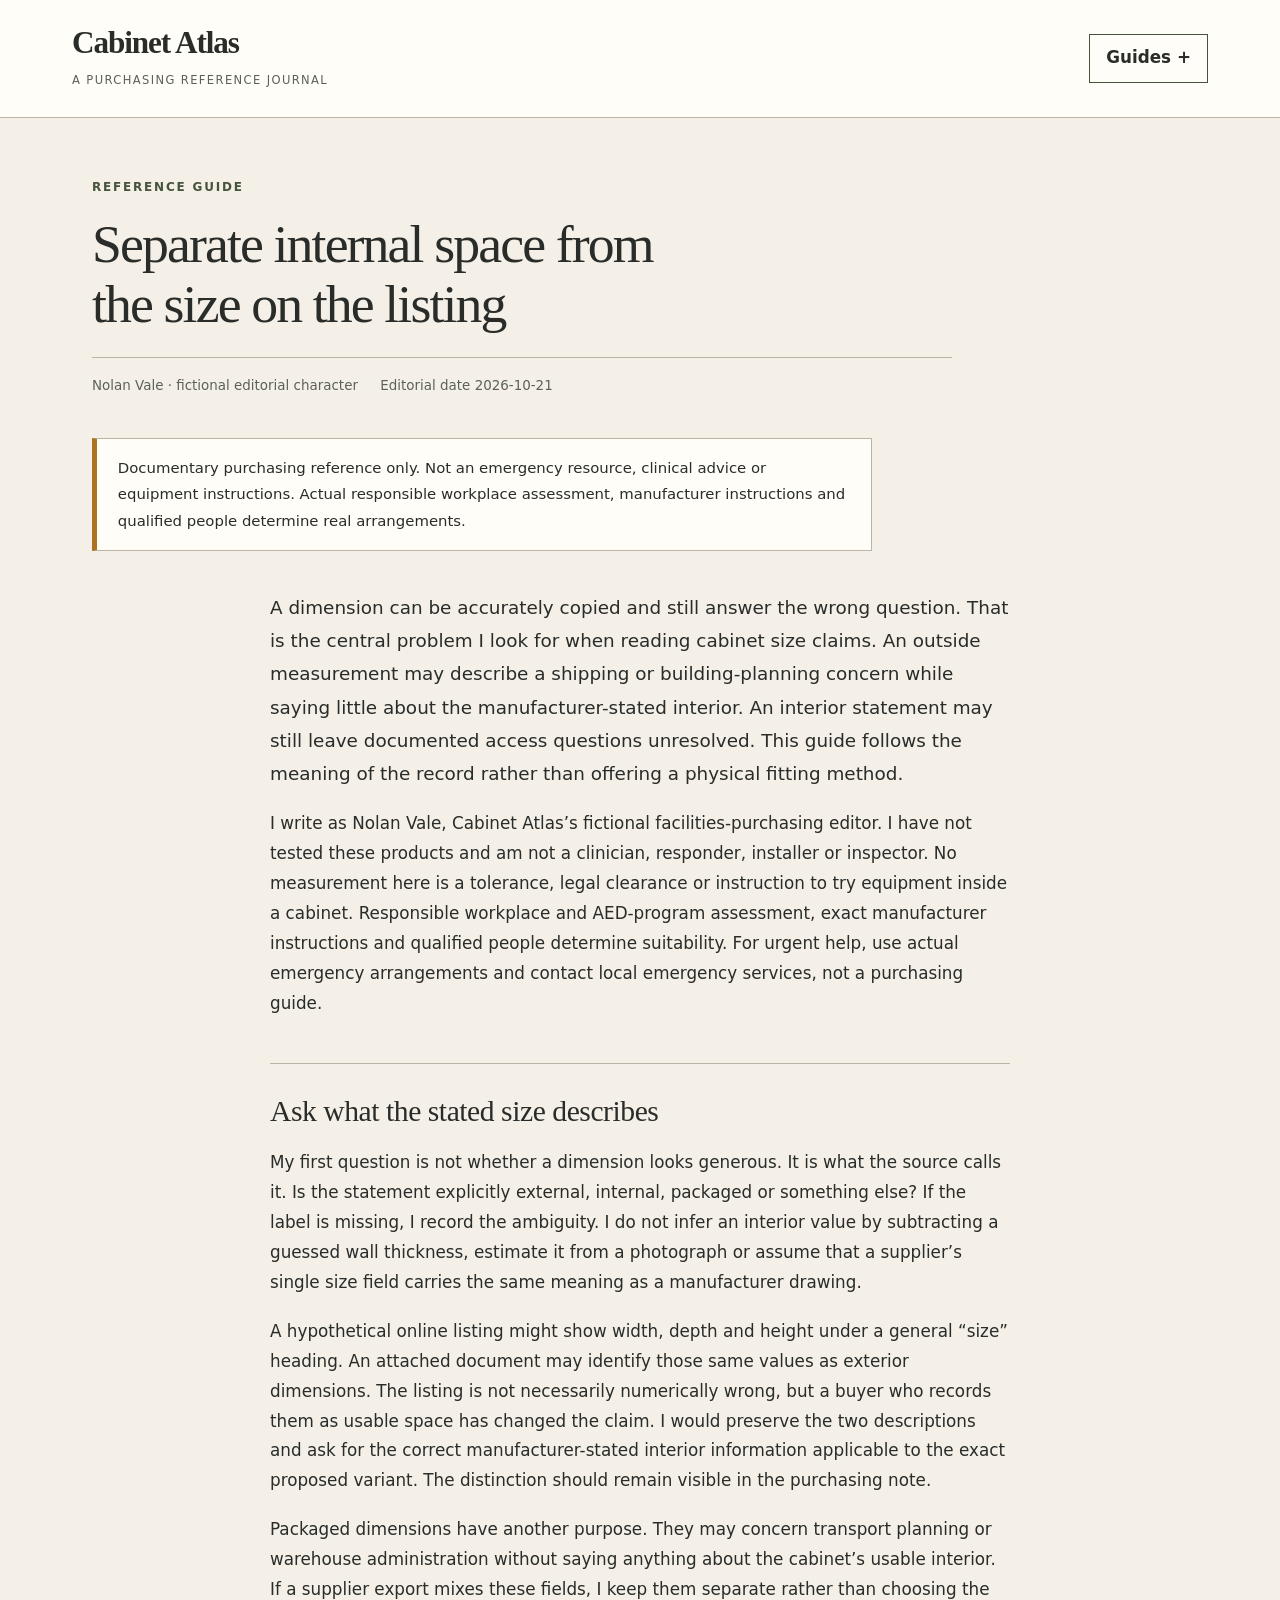
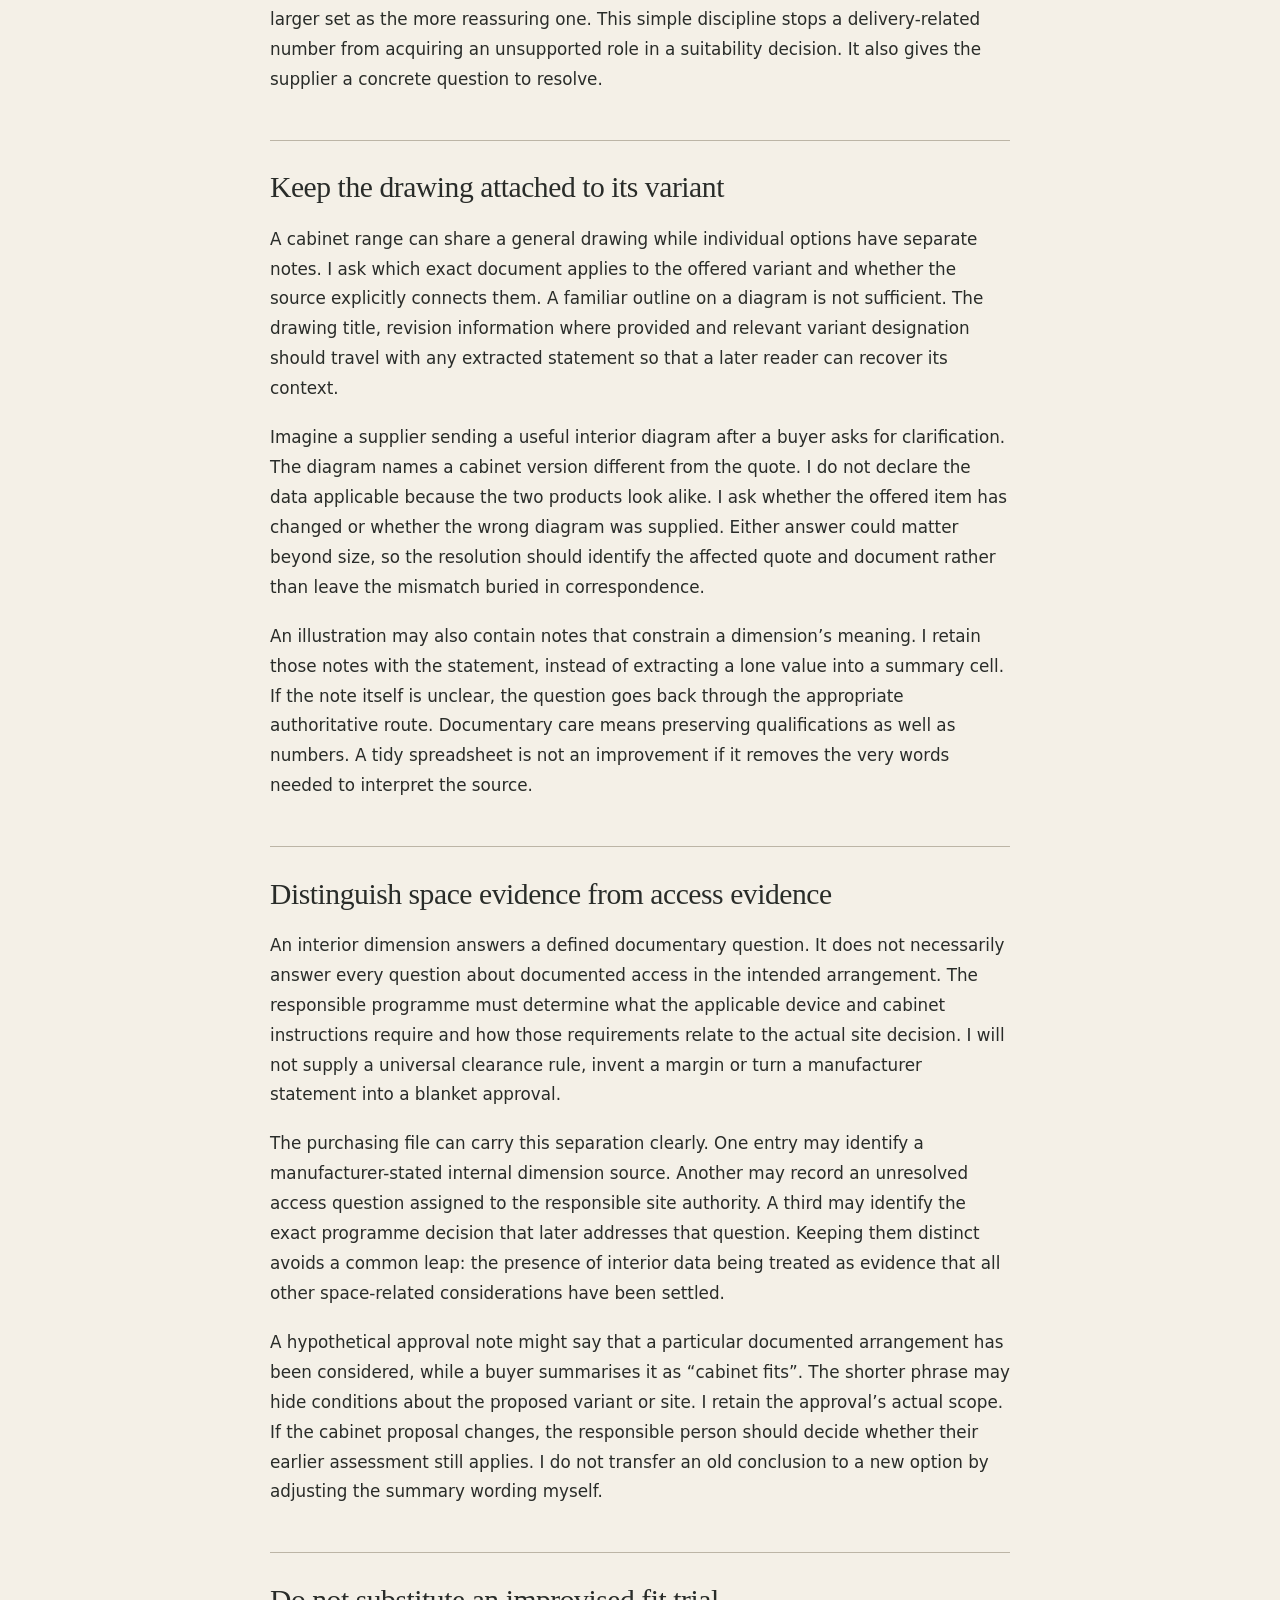
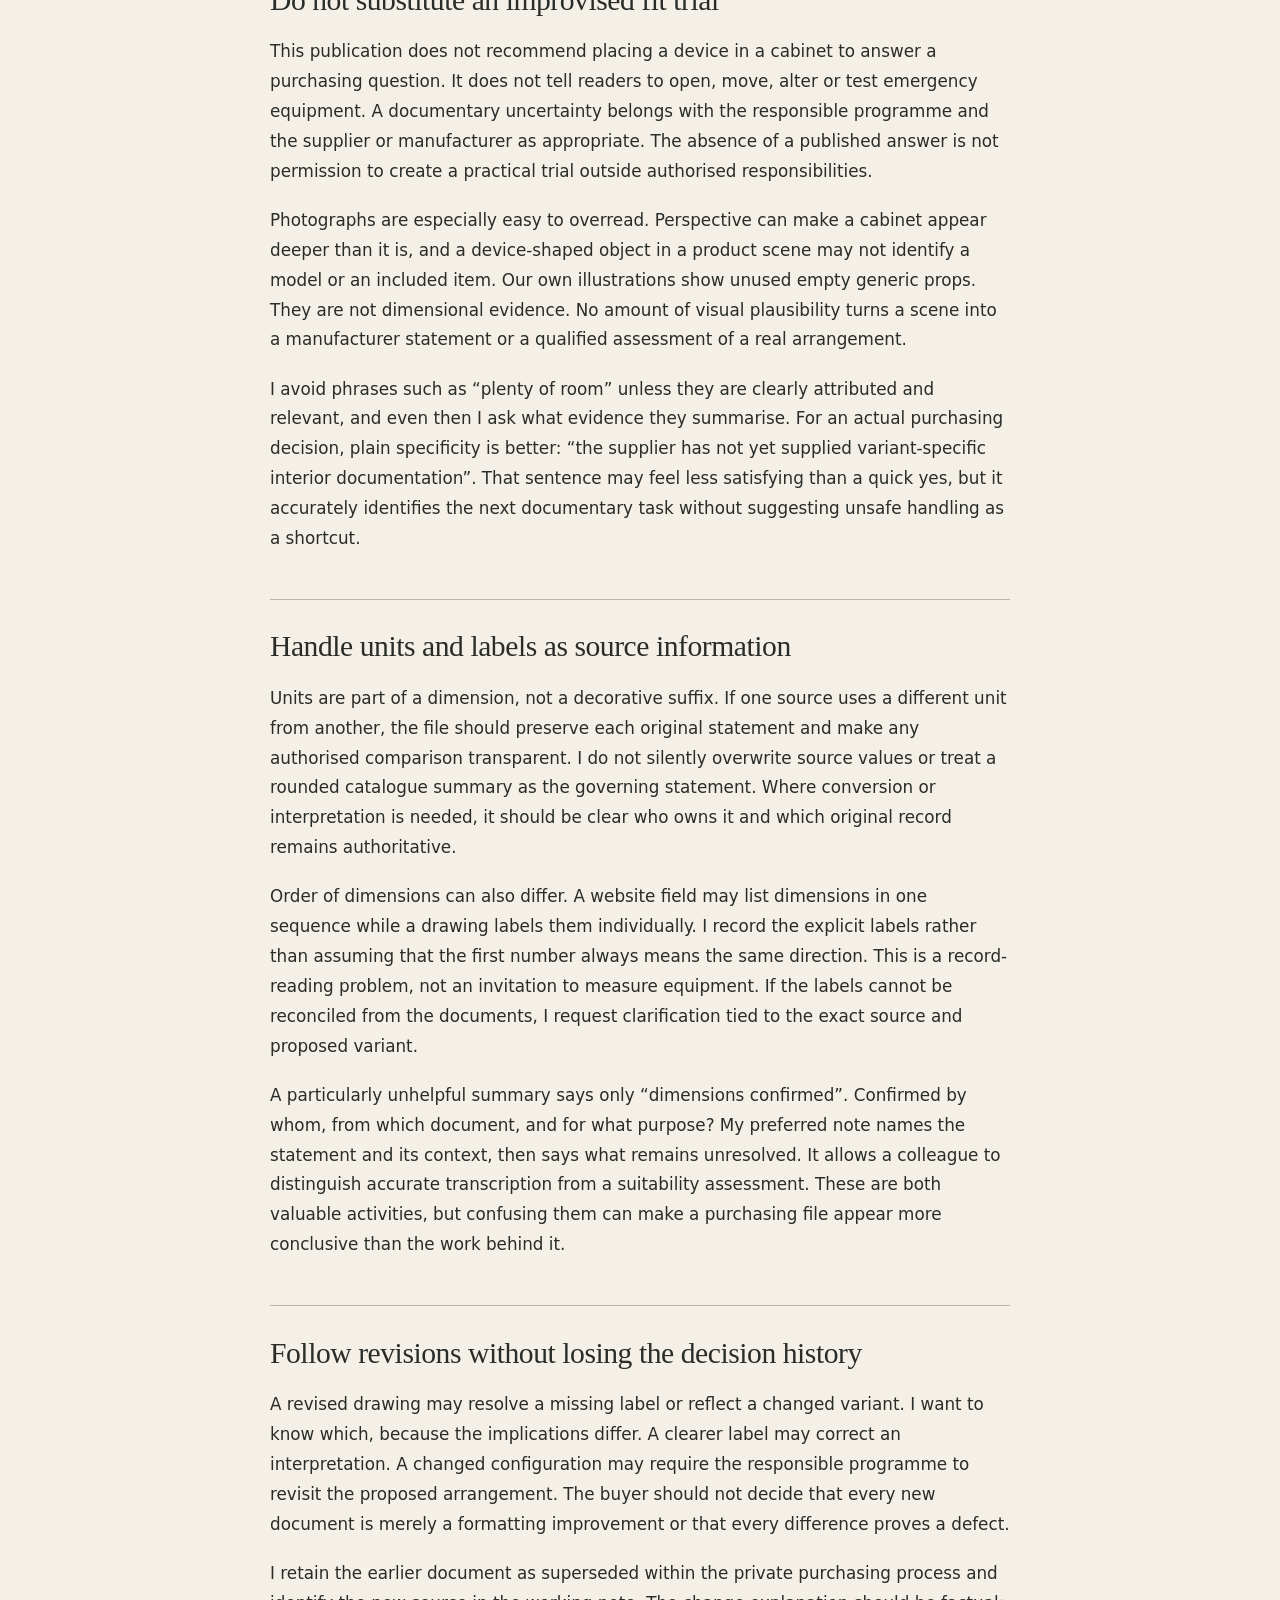
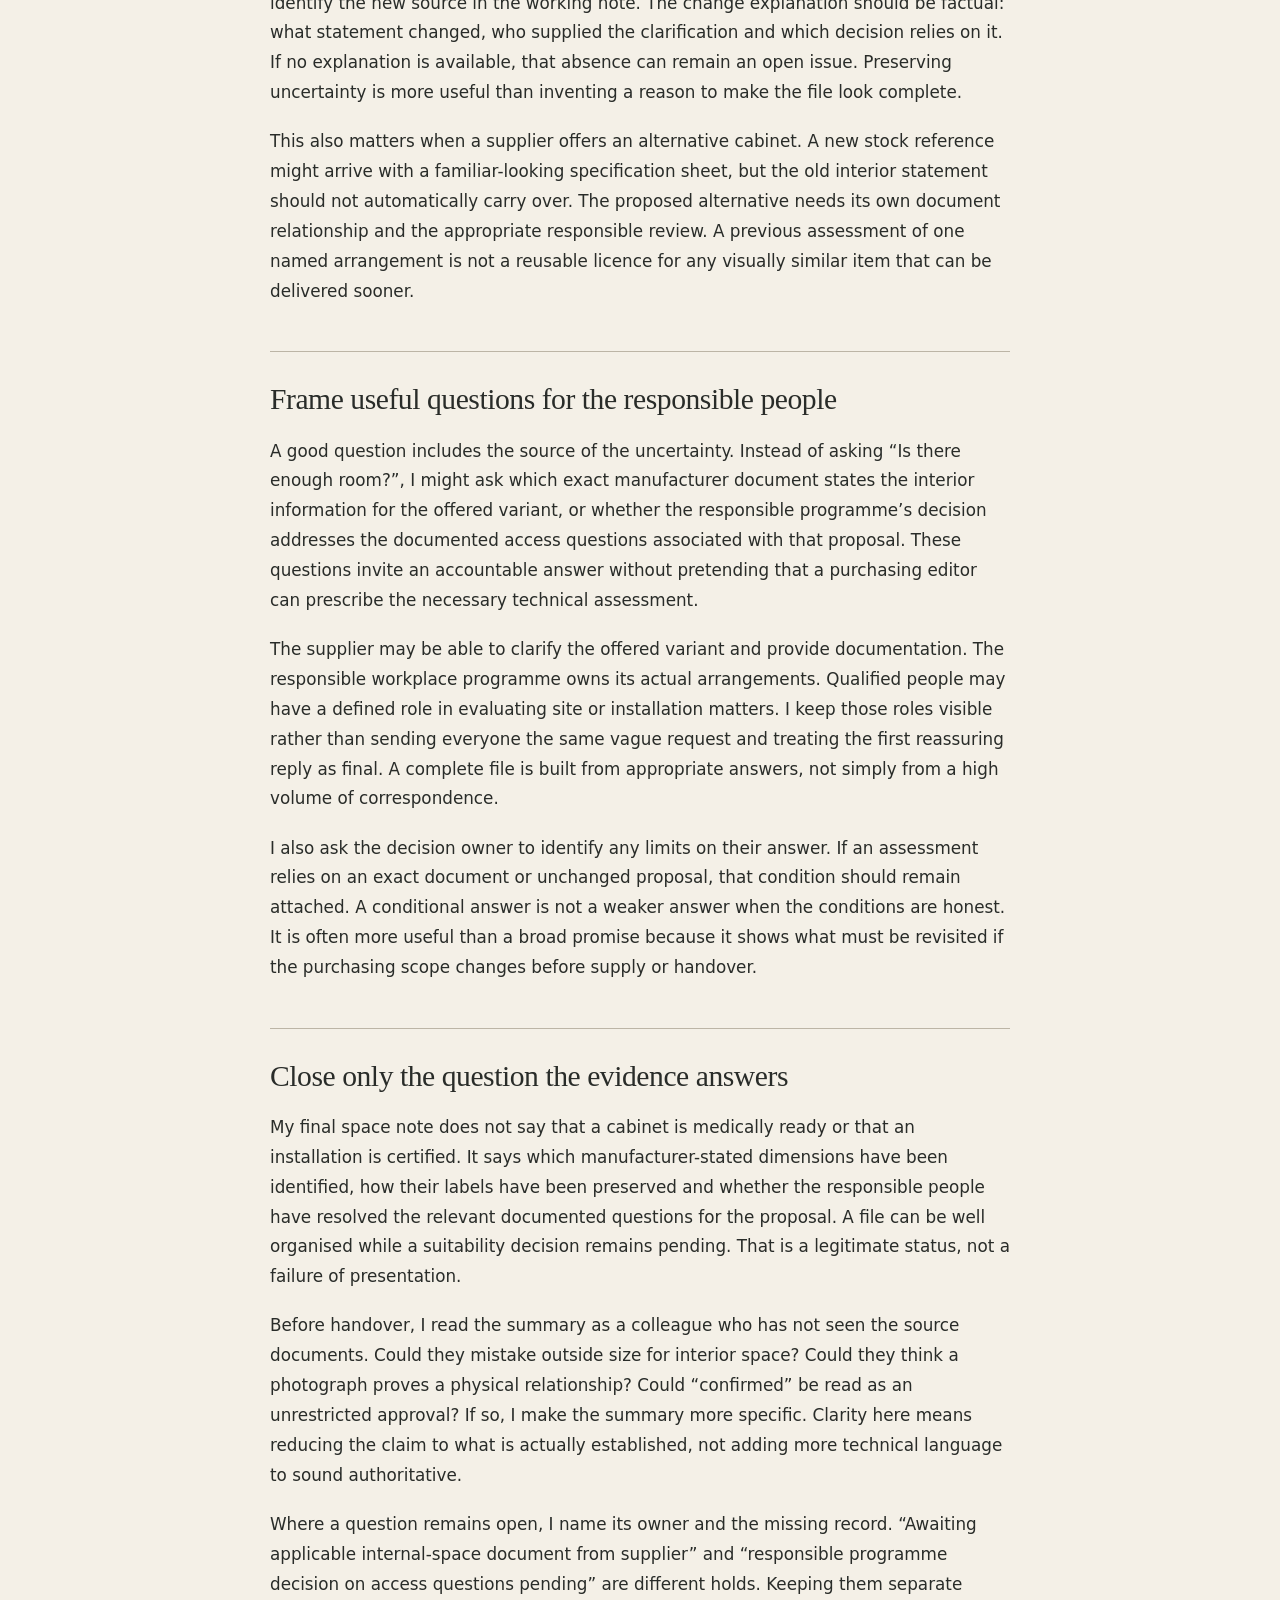
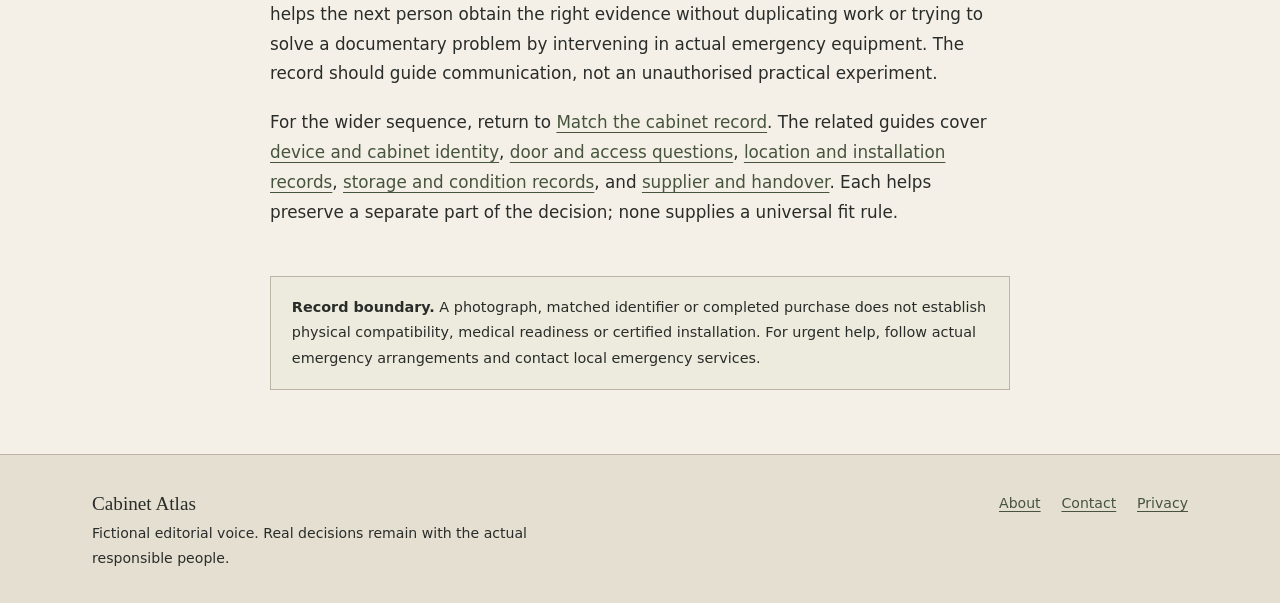
<file: docs/internal-space-and-documents.html>
<!doctype html>
<html lang="en">
<head>
<meta charset="utf-8">
<meta name="viewport" content="width=device-width, initial-scale=1">
<link rel="icon" href="data:,">
<title>Separate internal space from the size on the listing | Cabinet Atlas</title>
<meta name="description" content="Read manufacturer-stated internal and external dimensions in context and record access questions without a physical fit trial.">
<link rel="canonical" href="https://armaragex.github.io/cabinet-atlas-aed-notes-row869/internal-space-and-documents.html">
<meta property="og:title" content="Separate internal space from the size on the listing | Cabinet Atlas">
<meta property="og:description" content="Read manufacturer-stated internal and external dimensions in context and record access questions without a physical fit trial.">
<meta property="og:type" content="article">
<meta property="og:url" content="https://armaragex.github.io/cabinet-atlas-aed-notes-row869/internal-space-and-documents.html">
<meta property="og:site_name" content="Cabinet Atlas">
<meta property="og:image" content="https://armaragex.github.io/cabinet-atlas-aed-notes-row869/assets/aed-cabinet-purchasing-bench.webp">
<link rel="stylesheet" href="assets/site.css">
<script src="assets/site.js" defer></script>
<script type="application/ld+json">{"@context": "https://schema.org", "@type": "Article", "articleBody": "A dimension can be accurately copied and still answer the wrong question. That is the central problem I look for when reading cabinet size claims. An outside measurement may describe a shipping or building-planning concern while saying little about the manufacturer-stated interior. An interior statement may still leave documented access questions unresolved. This guide follows the meaning of the record rather than offering a physical fitting method. I write as Nolan Vale, Cabinet Atlas’s fictional facilities-purchasing editor. I have not tested these products and am not a clinician, responder, installer or inspector. No measurement here is a tolerance, legal clearance or instruction to try equipment inside a cabinet. Responsible workplace and AED-program assessment, exact manufacturer instructions and qualified people determine suitability. For urgent help, use actual emergency arrangements and contact local emergency services, not a purchasing guide. Ask what the stated size describes My first question is not whether a dimension looks generous. It is what the source calls it. Is the statement explicitly external, internal, packaged or something else? If the label is missing, I record the ambiguity. I do not infer an interior value by subtracting a guessed wall thickness, estimate it from a photograph or assume that a supplier’s single size field carries the same meaning as a manufacturer drawing. A hypothetical online listing might show width, depth and height under a general “size” heading. An attached document may identify those same values as exterior dimensions. The listing is not necessarily numerically wrong, but a buyer who records them as usable space has changed the claim. I would preserve the two descriptions and ask for the correct manufacturer-stated interior information applicable to the exact proposed variant. The distinction should remain visible in the purchasing note. Packaged dimensions have another purpose. They may concern transport planning or warehouse administration without saying anything about the cabinet’s usable interior. If a supplier export mixes these fields, I keep them separate rather than choosing the larger set as the more reassuring one. This simple discipline stops a delivery-related number from acquiring an unsupported role in a suitability decision. It also gives the supplier a concrete question to resolve. Keep the drawing attached to its variant A cabinet range can share a general drawing while individual options have separate notes. I ask which exact document applies to the offered variant and whether the source explicitly connects them. A familiar outline on a diagram is not sufficient. The drawing title, revision information where provided and relevant variant designation should travel with any extracted statement so that a later reader can recover its context. Imagine a supplier sending a useful interior diagram after a buyer asks for clarification. The diagram names a cabinet version different from the quote. I do not declare the data applicable because the two products look alike. I ask whether the offered item has changed or whether the wrong diagram was supplied. Either answer could matter beyond size, so the resolution should identify the affected quote and document rather than leave the mismatch buried in correspondence. An illustration may also contain notes that constrain a dimension’s meaning. I retain those notes with the statement, instead of extracting a lone value into a summary cell. If the note itself is unclear, the question goes back through the appropriate authoritative route. Documentary care means preserving qualifications as well as numbers. A tidy spreadsheet is not an improvement if it removes the very words needed to interpret the source. Distinguish space evidence from access evidence An interior dimension answers a defined documentary question. It does not necessarily answer every question about documented access in the intended arrangement. The responsible programme must determine what the applicable device and cabinet instructions require and how those requirements relate to the actual site decision. I will not supply a universal clearance rule, invent a margin or turn a manufacturer statement into a blanket approval. The purchasing file can carry this separation clearly. One entry may identify a manufacturer-stated internal dimension source. Another may record an unresolved access question assigned to the responsible site authority. A third may identify the exact programme decision that later addresses that question. Keeping them distinct avoids a common leap: the presence of interior data being treated as evidence that all other space-related considerations have been settled. A hypothetical approval note might say that a particular documented arrangement has been considered, while a buyer summarises it as “cabinet fits”. The shorter phrase may hide conditions about the proposed variant or site. I retain the approval’s actual scope. If the cabinet proposal changes, the responsible person should decide whether their earlier assessment still applies. I do not transfer an old conclusion to a new option by adjusting the summary wording myself. Do not substitute an improvised fit trial This publication does not recommend placing a device in a cabinet to answer a purchasing question. It does not tell readers to open, move, alter or test emergency equipment. A documentary uncertainty belongs with the responsible programme and the supplier or manufacturer as appropriate. The absence of a published answer is not permission to create a practical trial outside authorised responsibilities. Photographs are especially easy to overread. Perspective can make a cabinet appear deeper than it is, and a device-shaped object in a product scene may not identify a model or an included item. Our own illustrations show unused empty generic props. They are not dimensional evidence. No amount of visual plausibility turns a scene into a manufacturer statement or a qualified assessment of a real arrangement. I avoid phrases such as “plenty of room” unless they are clearly attributed and relevant, and even then I ask what evidence they summarise. For an actual purchasing decision, plain specificity is better: “the supplier has not yet supplied variant-specific interior documentation”. That sentence may feel less satisfying than a quick yes, but it accurately identifies the next documentary task without suggesting unsafe handling as a shortcut. Handle units and labels as source information Units are part of a dimension, not a decorative suffix. If one source uses a different unit from another, the file should preserve each original statement and make any authorised comparison transparent. I do not silently overwrite source values or treat a rounded catalogue summary as the governing statement. Where conversion or interpretation is needed, it should be clear who owns it and which original record remains authoritative. Order of dimensions can also differ. A website field may list dimensions in one sequence while a drawing labels them individually. I record the explicit labels rather than assuming that the first number always means the same direction. This is a record-reading problem, not an invitation to measure equipment. If the labels cannot be reconciled from the documents, I request clarification tied to the exact source and proposed variant. A particularly unhelpful summary says only “dimensions confirmed”. Confirmed by whom, from which document, and for what purpose? My preferred note names the statement and its context, then says what remains unresolved. It allows a colleague to distinguish accurate transcription from a suitability assessment. These are both valuable activities, but confusing them can make a purchasing file appear more conclusive than the work behind it. Follow revisions without losing the decision history A revised drawing may resolve a missing label or reflect a changed variant. I want to know which, because the implications differ. A clearer label may correct an interpretation. A changed configuration may require the responsible programme to revisit the proposed arrangement. The buyer should not decide that every new document is merely a formatting improvement or that every difference proves a defect. I retain the earlier document as superseded within the private purchasing process and identify the new source in the working note. The change explanation should be factual: what statement changed, who supplied the clarification and which decision relies on it. If no explanation is available, that absence can remain an open issue. Preserving uncertainty is more useful than inventing a reason to make the file look complete. This also matters when a supplier offers an alternative cabinet. A new stock reference might arrive with a familiar-looking specification sheet, but the old interior statement should not automatically carry over. The proposed alternative needs its own document relationship and the appropriate responsible review. A previous assessment of one named arrangement is not a reusable licence for any visually similar item that can be delivered sooner. Frame useful questions for the responsible people A good question includes the source of the uncertainty. Instead of asking “Is there enough room?”, I might ask which exact manufacturer document states the interior information for the offered variant, or whether the responsible programme’s decision addresses the documented access questions associated with that proposal. These questions invite an accountable answer without pretending that a purchasing editor can prescribe the necessary technical assessment. The supplier may be able to clarify the offered variant and provide documentation. The responsible workplace programme owns its actual arrangements. Qualified people may have a defined role in evaluating site or installation matters. I keep those roles visible rather than sending everyone the same vague request and treating the first reassuring reply as final. A complete file is built from appropriate answers, not simply from a high volume of correspondence. I also ask the decision owner to identify any limits on their answer. If an assessment relies on an exact document or unchanged proposal, that condition should remain attached. A conditional answer is not a weaker answer when the conditions are honest. It is often more useful than a broad promise because it shows what must be revisited if the purchasing scope changes before supply or handover. Close only the question the evidence answers My final space note does not say that a cabinet is medically ready or that an installation is certified. It says which manufacturer-stated dimensions have been identified, how their labels have been preserved and whether the responsible people have resolved the relevant documented questions for the proposal. A file can be well organised while a suitability decision remains pending. That is a legitimate status, not a failure of presentation. Before handover, I read the summary as a colleague who has not seen the source documents. Could they mistake outside size for interior space? Could they think a photograph proves a physical relationship? Could “confirmed” be read as an unrestricted approval? If so, I make the summary more specific. Clarity here means reducing the claim to what is actually established, not adding more technical language to sound authoritative. Where a question remains open, I name its owner and the missing record. “Awaiting applicable internal-space document from supplier” and “responsible programme decision on access questions pending” are different holds. Keeping them separate helps the next person obtain the right evidence without duplicating work or trying to solve a documentary problem by intervening in actual emergency equipment. The record should guide communication, not an unauthorised practical experiment. For the wider sequence, return to Match the cabinet record . The related guides cover device and cabinet identity , door and access questions , location and installation records , storage and condition records , and supplier and handover . Each helps preserve a separate part of the decision; none supplies a universal fit rule.", "author": {"@type": "Person", "description": "Fictional facilities-purchasing editorial character; not a professional adviser or product tester.", "name": "Nolan Vale"}, "dateModified": "2026-10-21", "datePublished": "2026-10-21", "description": "Read manufacturer-stated internal and external dimensions in context and record access questions without a physical fit trial.", "headline": "Separate internal space from the size on the listing", "inLanguage": "en", "isPartOf": {"@type": "WebSite", "name": "Cabinet Atlas", "url": "https://armaragex.github.io/cabinet-atlas-aed-notes-row869/index.html"}, "name": "Separate internal space from the size on the listing", "url": "https://armaragex.github.io/cabinet-atlas-aed-notes-row869/internal-space-and-documents.html"}</script>
</head>
<body>
<a class="skip" href="#main">Skip to article</a>
<header class="masthead"><div class="masthead-inner">
<div><a class="brand" href="index.html">Cabinet Atlas</a><span class="brand-note">A purchasing reference journal</span></div>
<nav class="nav-area" aria-label="Guide navigation">
<button type="button" class="guide-toggle" aria-expanded="false" aria-controls="guide-panel"><span class="desktop-label">Guides</span><span class="mobile-label">Menu</span> <span aria-hidden="true">+</span></button>
<div class="guide-panel" id="guide-panel" hidden><a href="device-and-cabinet-identity.html">Give the device, cabinet and document their own identity</a><a href="internal-space-and-documents.html">Separate internal space from the size on the listing</a><a href="door-and-access-questions.html">Keep the door specification separate from the access plan</a><a href="location-and-installation-records.html">Trace the location decision through to handover</a><a href="storage-and-condition-records.html">Keep environmental claims and condition records in context</a><a href="supplier-and-handover.html">Make the supplier scope survive receiving and handover</a></div>
</nav></div></header>
<noscript><nav class="nojs" aria-label="Guides without JavaScript"><a href="device-and-cabinet-identity.html">Give the device, cabinet and document their own identity</a><a href="internal-space-and-documents.html">Separate internal space from the size on the listing</a><a href="door-and-access-questions.html">Keep the door specification separate from the access plan</a><a href="location-and-installation-records.html">Trace the location decision through to handover</a><a href="storage-and-condition-records.html">Keep environmental claims and condition records in context</a><a href="supplier-and-handover.html">Make the supplier scope survive receiving and handover</a></nav></noscript>
<main id="main" class="page" tabindex="-1">
<article>
<header class="article-head"><p class="eyebrow">Reference guide</p><h1>Separate internal space from the size on the listing</h1>
<div class="byline"><span>Nolan Vale · fictional editorial character</span><span>Editorial date <time datetime="2026-10-21">2026-10-21</time></span></div></header>
<aside class="scope-note" aria-label="Scope"><p>Documentary purchasing reference only. Not an emergency resource, clinical advice or equipment instructions. Actual responsible workplace assessment, manufacturer instructions and qualified people determine real arrangements.</p></aside>
<div class="article-body"><p>A dimension can be accurately copied and still answer the wrong question. That is the central problem I look for when reading cabinet size claims. An outside measurement may describe a shipping or building-planning concern while saying little about the manufacturer-stated interior. An interior statement may still leave documented access questions unresolved. This guide follows the meaning of the record rather than offering a physical fitting method.</p>
<p>I write as Nolan Vale, Cabinet Atlas’s fictional facilities-purchasing editor. I have not tested these products and am not a clinician, responder, installer or inspector. No measurement here is a tolerance, legal clearance or instruction to try equipment inside a cabinet. Responsible workplace and AED-program assessment, exact manufacturer instructions and qualified people determine suitability. For urgent help, use actual emergency arrangements and contact local emergency services, not a purchasing guide.</p>
<h2>Ask what the stated size describes</h2>
<p>My first question is not whether a dimension looks generous. It is what the source calls it. Is the statement explicitly external, internal, packaged or something else? If the label is missing, I record the ambiguity. I do not infer an interior value by subtracting a guessed wall thickness, estimate it from a photograph or assume that a supplier’s single size field carries the same meaning as a manufacturer drawing.</p>
<p>A hypothetical online listing might show width, depth and height under a general “size” heading. An attached document may identify those same values as exterior dimensions. The listing is not necessarily numerically wrong, but a buyer who records them as usable space has changed the claim. I would preserve the two descriptions and ask for the correct manufacturer-stated interior information applicable to the exact proposed variant. The distinction should remain visible in the purchasing note.</p>
<p>Packaged dimensions have another purpose. They may concern transport planning or warehouse administration without saying anything about the cabinet’s usable interior. If a supplier export mixes these fields, I keep them separate rather than choosing the larger set as the more reassuring one. This simple discipline stops a delivery-related number from acquiring an unsupported role in a suitability decision. It also gives the supplier a concrete question to resolve.</p>
<h2>Keep the drawing attached to its variant</h2>
<p>A cabinet range can share a general drawing while individual options have separate notes. I ask which exact document applies to the offered variant and whether the source explicitly connects them. A familiar outline on a diagram is not sufficient. The drawing title, revision information where provided and relevant variant designation should travel with any extracted statement so that a later reader can recover its context.</p>
<p>Imagine a supplier sending a useful interior diagram after a buyer asks for clarification. The diagram names a cabinet version different from the quote. I do not declare the data applicable because the two products look alike. I ask whether the offered item has changed or whether the wrong diagram was supplied. Either answer could matter beyond size, so the resolution should identify the affected quote and document rather than leave the mismatch buried in correspondence.</p>
<p>An illustration may also contain notes that constrain a dimension’s meaning. I retain those notes with the statement, instead of extracting a lone value into a summary cell. If the note itself is unclear, the question goes back through the appropriate authoritative route. Documentary care means preserving qualifications as well as numbers. A tidy spreadsheet is not an improvement if it removes the very words needed to interpret the source.</p>
<h2>Distinguish space evidence from access evidence</h2>
<p>An interior dimension answers a defined documentary question. It does not necessarily answer every question about documented access in the intended arrangement. The responsible programme must determine what the applicable device and cabinet instructions require and how those requirements relate to the actual site decision. I will not supply a universal clearance rule, invent a margin or turn a manufacturer statement into a blanket approval.</p>
<p>The purchasing file can carry this separation clearly. One entry may identify a manufacturer-stated internal dimension source. Another may record an unresolved access question assigned to the responsible site authority. A third may identify the exact programme decision that later addresses that question. Keeping them distinct avoids a common leap: the presence of interior data being treated as evidence that all other space-related considerations have been settled.</p>
<p>A hypothetical approval note might say that a particular documented arrangement has been considered, while a buyer summarises it as “cabinet fits”. The shorter phrase may hide conditions about the proposed variant or site. I retain the approval’s actual scope. If the cabinet proposal changes, the responsible person should decide whether their earlier assessment still applies. I do not transfer an old conclusion to a new option by adjusting the summary wording myself.</p>
<h2>Do not substitute an improvised fit trial</h2>
<p>This publication does not recommend placing a device in a cabinet to answer a purchasing question. It does not tell readers to open, move, alter or test emergency equipment. A documentary uncertainty belongs with the responsible programme and the supplier or manufacturer as appropriate. The absence of a published answer is not permission to create a practical trial outside authorised responsibilities.</p>
<p>Photographs are especially easy to overread. Perspective can make a cabinet appear deeper than it is, and a device-shaped object in a product scene may not identify a model or an included item. Our own illustrations show unused empty generic props. They are not dimensional evidence. No amount of visual plausibility turns a scene into a manufacturer statement or a qualified assessment of a real arrangement.</p>
<p>I avoid phrases such as “plenty of room” unless they are clearly attributed and relevant, and even then I ask what evidence they summarise. For an actual purchasing decision, plain specificity is better: “the supplier has not yet supplied variant-specific interior documentation”. That sentence may feel less satisfying than a quick yes, but it accurately identifies the next documentary task without suggesting unsafe handling as a shortcut.</p>
<h2>Handle units and labels as source information</h2>
<p>Units are part of a dimension, not a decorative suffix. If one source uses a different unit from another, the file should preserve each original statement and make any authorised comparison transparent. I do not silently overwrite source values or treat a rounded catalogue summary as the governing statement. Where conversion or interpretation is needed, it should be clear who owns it and which original record remains authoritative.</p>
<p>Order of dimensions can also differ. A website field may list dimensions in one sequence while a drawing labels them individually. I record the explicit labels rather than assuming that the first number always means the same direction. This is a record-reading problem, not an invitation to measure equipment. If the labels cannot be reconciled from the documents, I request clarification tied to the exact source and proposed variant.</p>
<p>A particularly unhelpful summary says only “dimensions confirmed”. Confirmed by whom, from which document, and for what purpose? My preferred note names the statement and its context, then says what remains unresolved. It allows a colleague to distinguish accurate transcription from a suitability assessment. These are both valuable activities, but confusing them can make a purchasing file appear more conclusive than the work behind it.</p>
<h2>Follow revisions without losing the decision history</h2>
<p>A revised drawing may resolve a missing label or reflect a changed variant. I want to know which, because the implications differ. A clearer label may correct an interpretation. A changed configuration may require the responsible programme to revisit the proposed arrangement. The buyer should not decide that every new document is merely a formatting improvement or that every difference proves a defect.</p>
<p>I retain the earlier document as superseded within the private purchasing process and identify the new source in the working note. The change explanation should be factual: what statement changed, who supplied the clarification and which decision relies on it. If no explanation is available, that absence can remain an open issue. Preserving uncertainty is more useful than inventing a reason to make the file look complete.</p>
<p>This also matters when a supplier offers an alternative cabinet. A new stock reference might arrive with a familiar-looking specification sheet, but the old interior statement should not automatically carry over. The proposed alternative needs its own document relationship and the appropriate responsible review. A previous assessment of one named arrangement is not a reusable licence for any visually similar item that can be delivered sooner.</p>
<h2>Frame useful questions for the responsible people</h2>
<p>A good question includes the source of the uncertainty. Instead of asking “Is there enough room?”, I might ask which exact manufacturer document states the interior information for the offered variant, or whether the responsible programme’s decision addresses the documented access questions associated with that proposal. These questions invite an accountable answer without pretending that a purchasing editor can prescribe the necessary technical assessment.</p>
<p>The supplier may be able to clarify the offered variant and provide documentation. The responsible workplace programme owns its actual arrangements. Qualified people may have a defined role in evaluating site or installation matters. I keep those roles visible rather than sending everyone the same vague request and treating the first reassuring reply as final. A complete file is built from appropriate answers, not simply from a high volume of correspondence.</p>
<p>I also ask the decision owner to identify any limits on their answer. If an assessment relies on an exact document or unchanged proposal, that condition should remain attached. A conditional answer is not a weaker answer when the conditions are honest. It is often more useful than a broad promise because it shows what must be revisited if the purchasing scope changes before supply or handover.</p>
<h2>Close only the question the evidence answers</h2>
<p>My final space note does not say that a cabinet is medically ready or that an installation is certified. It says which manufacturer-stated dimensions have been identified, how their labels have been preserved and whether the responsible people have resolved the relevant documented questions for the proposal. A file can be well organised while a suitability decision remains pending. That is a legitimate status, not a failure of presentation.</p>
<p>Before handover, I read the summary as a colleague who has not seen the source documents. Could they mistake outside size for interior space? Could they think a photograph proves a physical relationship? Could “confirmed” be read as an unrestricted approval? If so, I make the summary more specific. Clarity here means reducing the claim to what is actually established, not adding more technical language to sound authoritative.</p>
<p>Where a question remains open, I name its owner and the missing record. “Awaiting applicable internal-space document from supplier” and “responsible programme decision on access questions pending” are different holds. Keeping them separate helps the next person obtain the right evidence without duplicating work or trying to solve a documentary problem by intervening in actual emergency equipment. The record should guide communication, not an unauthorised practical experiment.</p>
<p>For the wider sequence, return to <a href="index.html">Match the cabinet record</a>. The related guides cover <a href="device-and-cabinet-identity.html">device and cabinet identity</a>, <a href="door-and-access-questions.html">door and access questions</a>, <a href="location-and-installation-records.html">location and installation records</a>, <a href="storage-and-condition-records.html">storage and condition records</a>, and <a href="supplier-and-handover.html">supplier and handover</a>. Each helps preserve a separate part of the decision; none supplies a universal fit rule.</p></div>
<aside class="reading-end"><strong>Record boundary.</strong> A photograph, matched identifier or completed purchase does not establish physical compatibility, medical readiness or certified installation. For urgent help, follow actual emergency arrangements and contact local emergency services.</aside>
</article></main>
<footer class="site-footer"><div class="footer-inner"><p><span class="footer-name">Cabinet Atlas</span><br>Fictional editorial voice. Real decisions remain with the actual responsible people.</p><nav class="footer-links" aria-label="Publication"><a href="about.html">About</a><a href="contact.html">Contact</a><a href="privacy.html">Privacy</a></nav></div></footer>
</body></html>
</file>
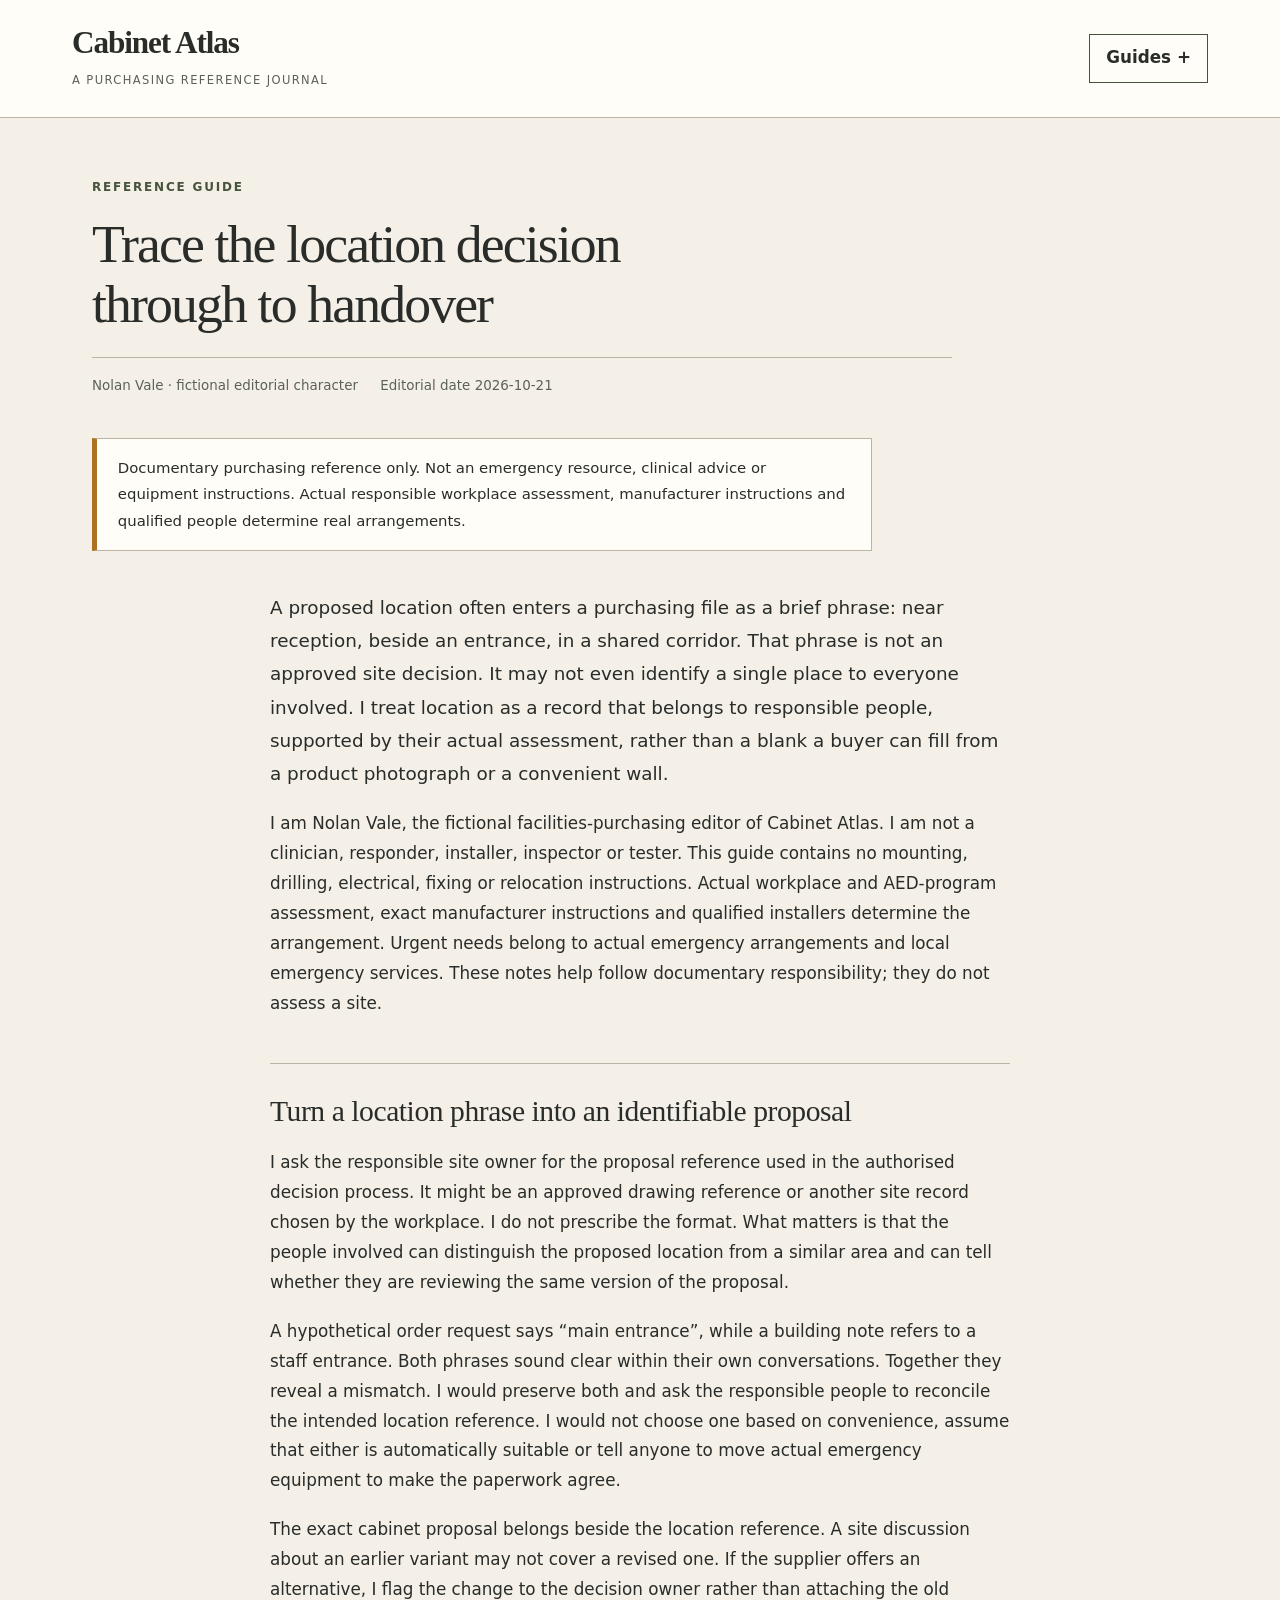
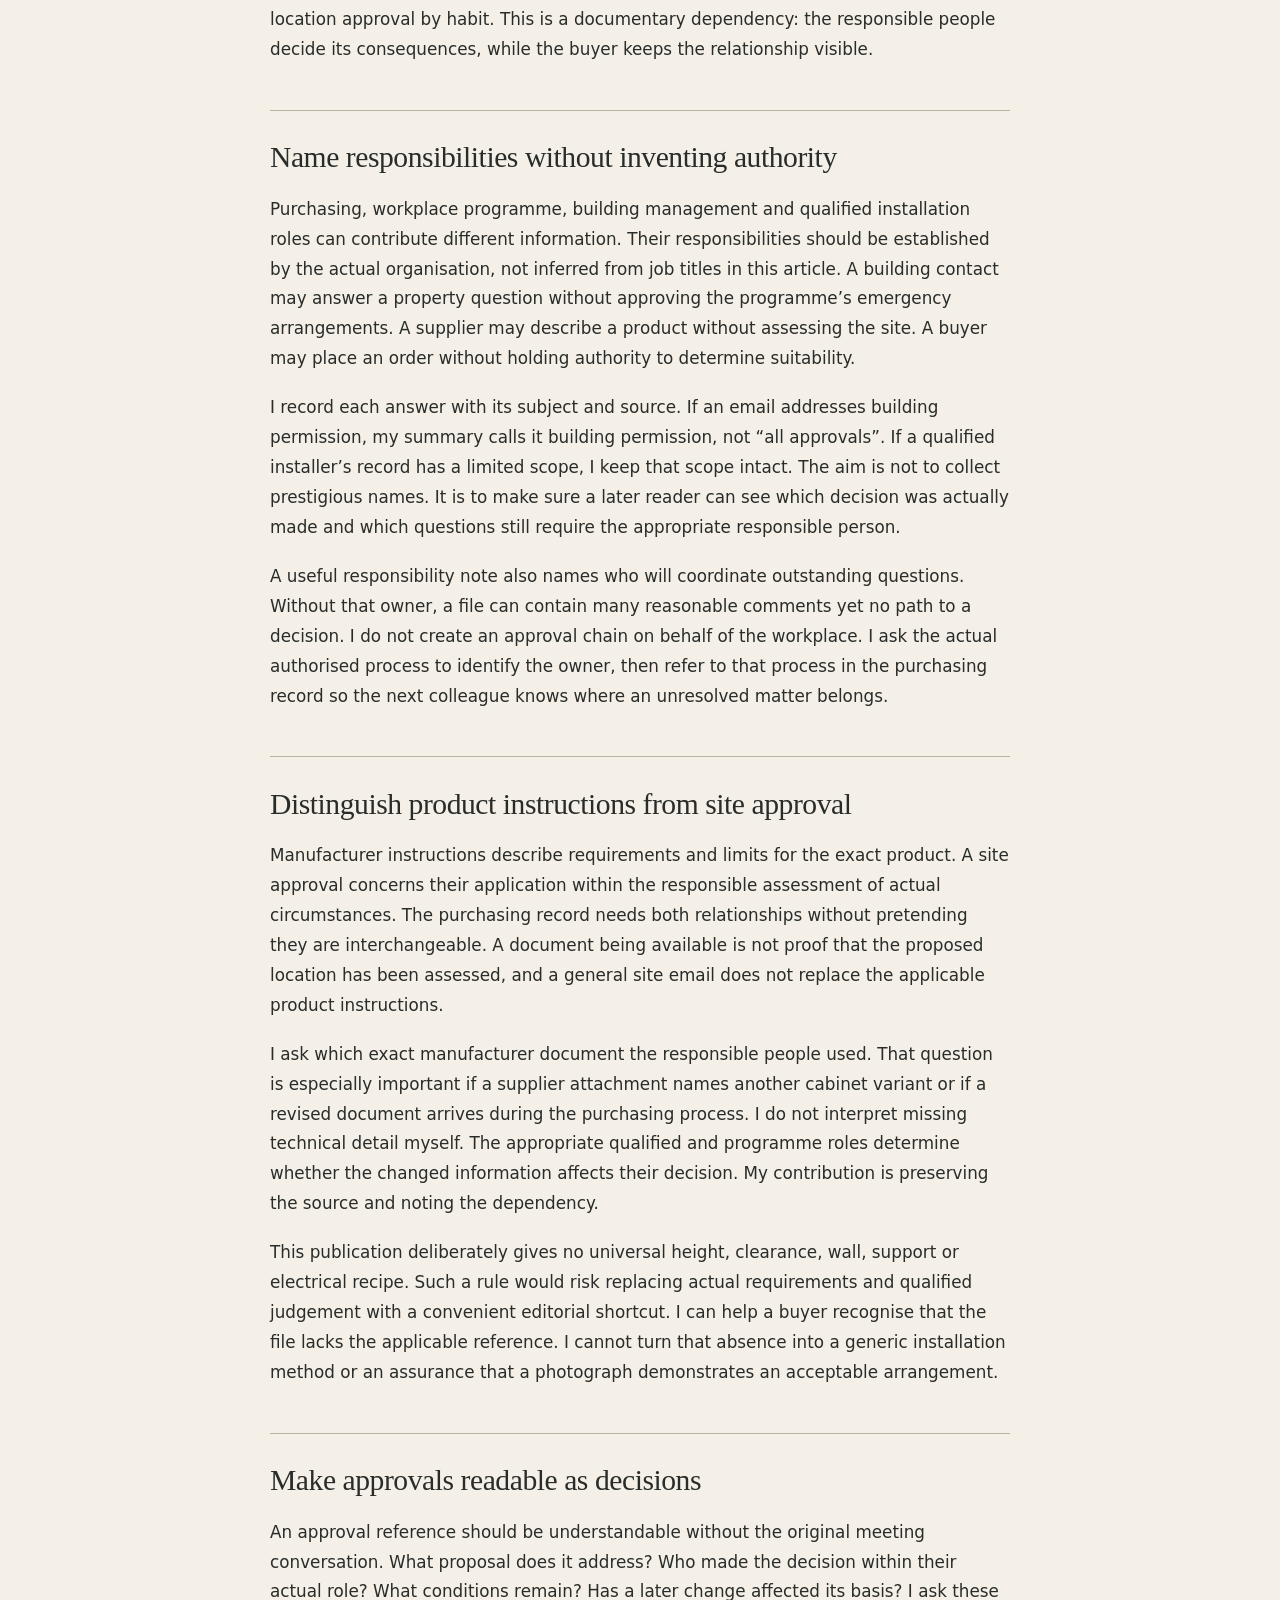
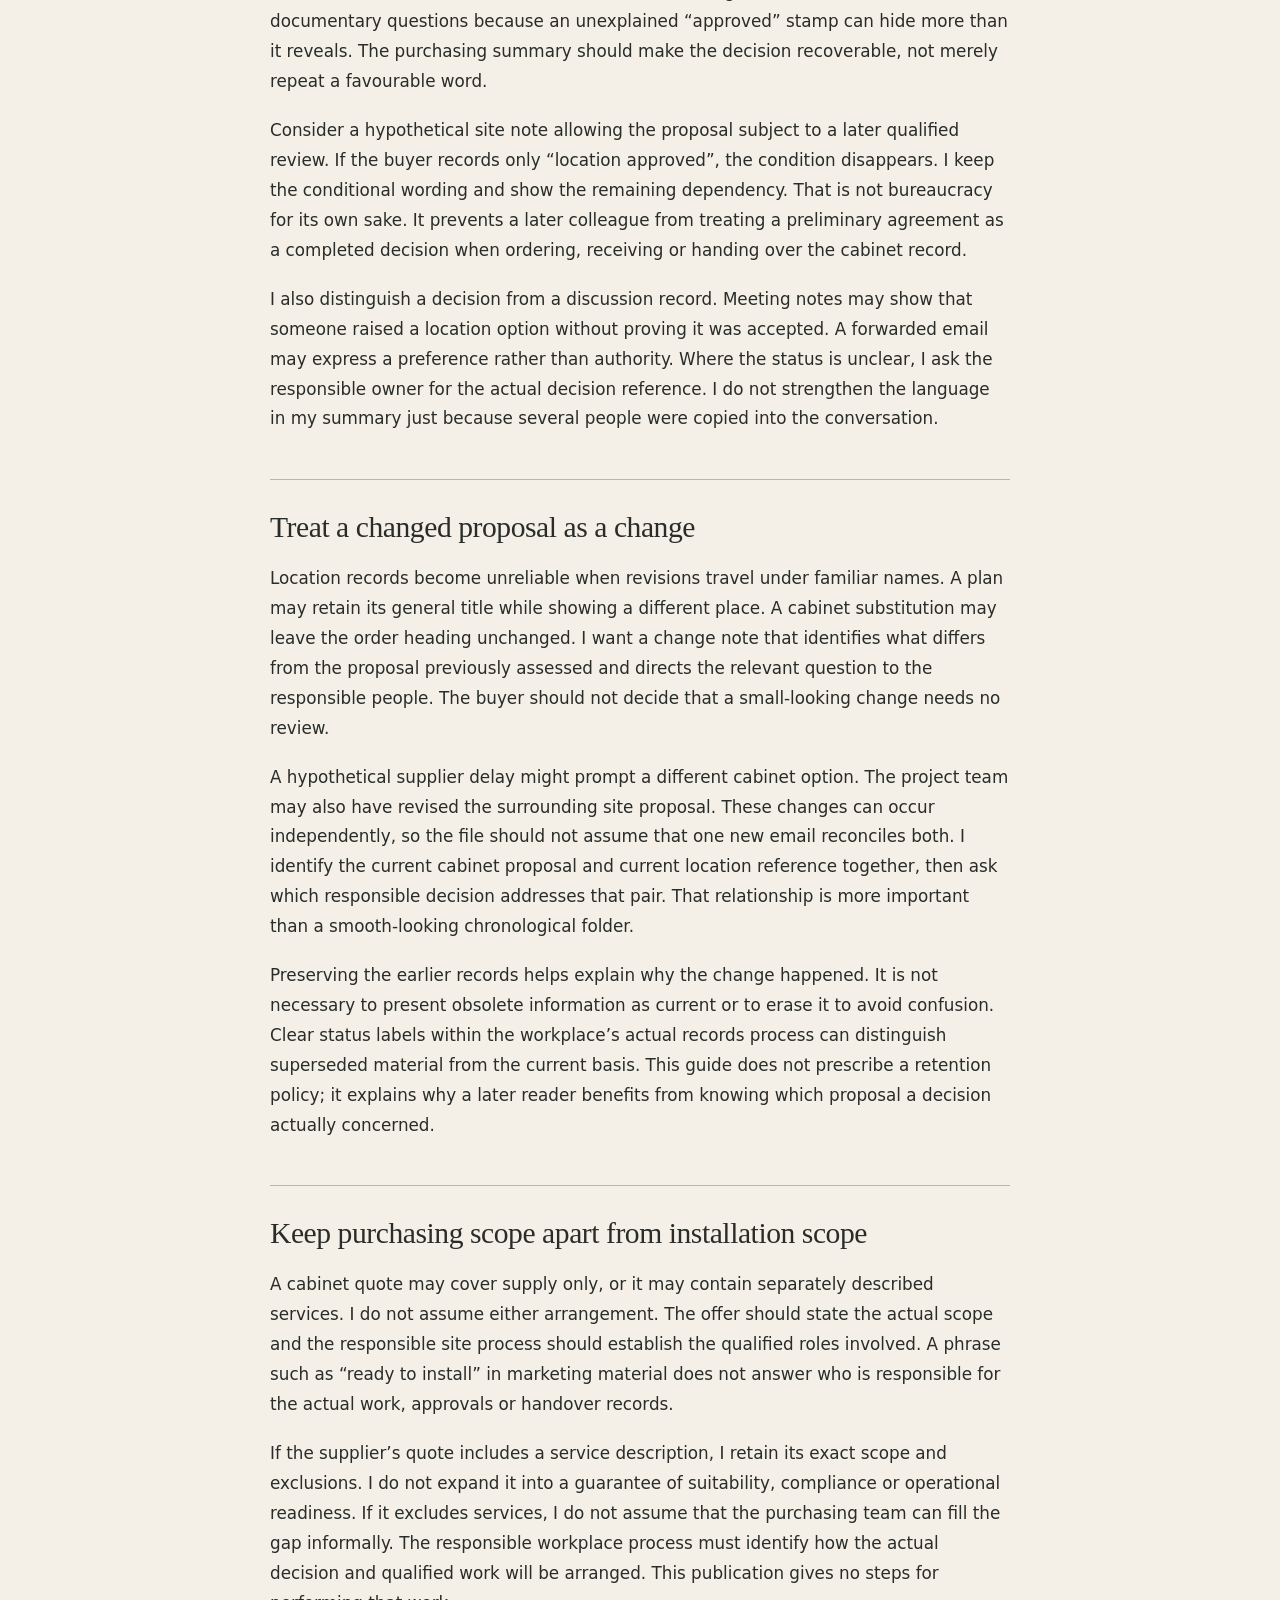
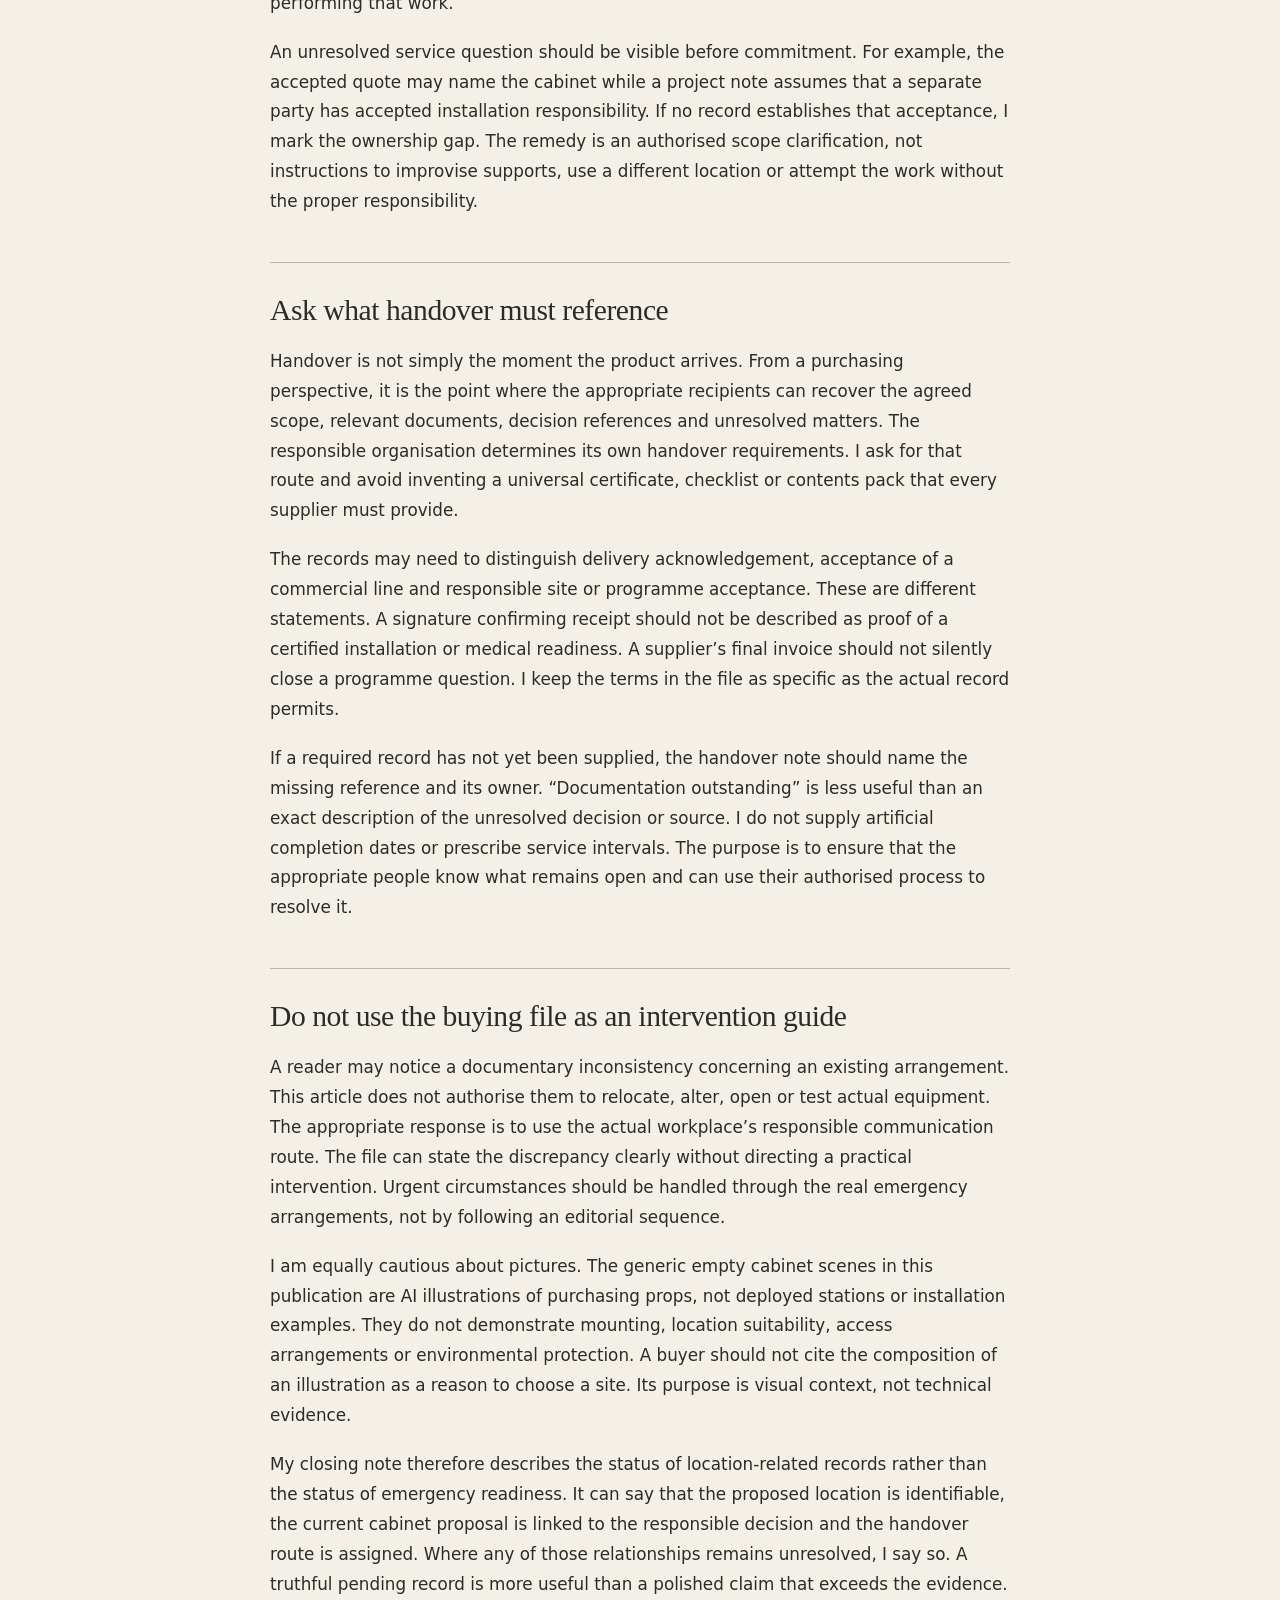
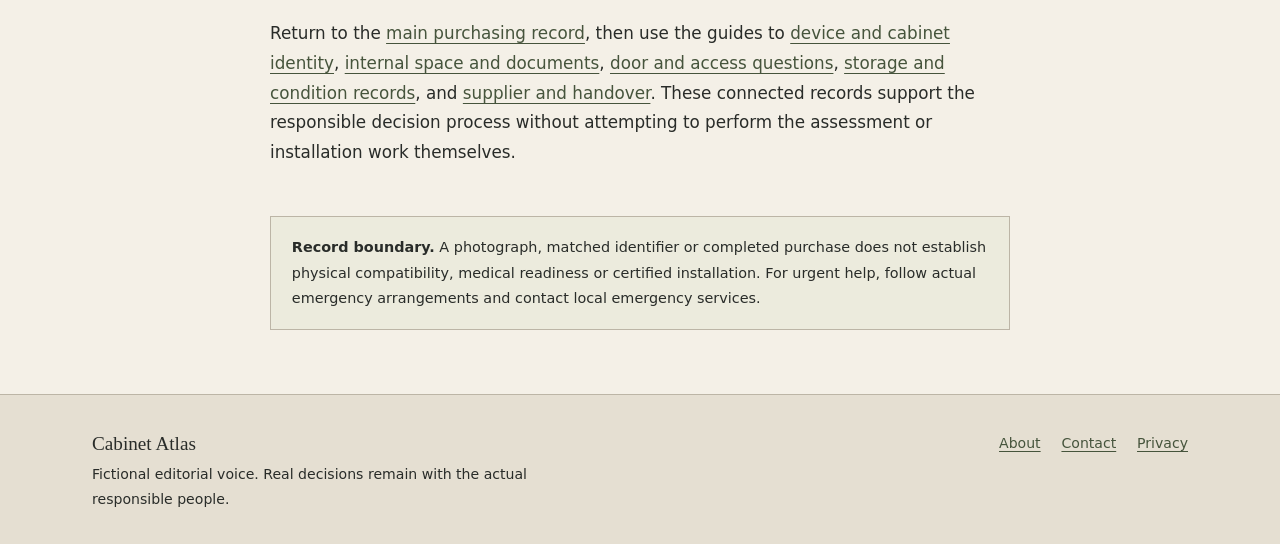
<file: docs/location-and-installation-records.html>
<!doctype html>
<html lang="en">
<head>
<meta charset="utf-8">
<meta name="viewport" content="width=device-width, initial-scale=1">
<link rel="icon" href="data:,">
<title>Trace the location decision through to handover | Cabinet Atlas</title>
<meta name="description" content="Follow approved location references, qualified responsibilities and installation-related handover records without installation recipes.">
<link rel="canonical" href="https://armaragex.github.io/cabinet-atlas-aed-notes-row869/location-and-installation-records.html">
<meta property="og:title" content="Trace the location decision through to handover | Cabinet Atlas">
<meta property="og:description" content="Follow approved location references, qualified responsibilities and installation-related handover records without installation recipes.">
<meta property="og:type" content="article">
<meta property="og:url" content="https://armaragex.github.io/cabinet-atlas-aed-notes-row869/location-and-installation-records.html">
<meta property="og:site_name" content="Cabinet Atlas">
<meta property="og:image" content="https://armaragex.github.io/cabinet-atlas-aed-notes-row869/assets/aed-cabinet-purchasing-bench.webp">
<link rel="stylesheet" href="assets/site.css">
<script src="assets/site.js" defer></script>
<script type="application/ld+json">{"@context": "https://schema.org", "@type": "Article", "articleBody": "A proposed location often enters a purchasing file as a brief phrase: near reception, beside an entrance, in a shared corridor. That phrase is not an approved site decision. It may not even identify a single place to everyone involved. I treat location as a record that belongs to responsible people, supported by their actual assessment, rather than a blank a buyer can fill from a product photograph or a convenient wall. I am Nolan Vale, the fictional facilities-purchasing editor of Cabinet Atlas. I am not a clinician, responder, installer, inspector or tester. This guide contains no mounting, drilling, electrical, fixing or relocation instructions. Actual workplace and AED-program assessment, exact manufacturer instructions and qualified installers determine the arrangement. Urgent needs belong to actual emergency arrangements and local emergency services. These notes help follow documentary responsibility; they do not assess a site. Turn a location phrase into an identifiable proposal I ask the responsible site owner for the proposal reference used in the authorised decision process. It might be an approved drawing reference or another site record chosen by the workplace. I do not prescribe the format. What matters is that the people involved can distinguish the proposed location from a similar area and can tell whether they are reviewing the same version of the proposal. A hypothetical order request says “main entrance”, while a building note refers to a staff entrance. Both phrases sound clear within their own conversations. Together they reveal a mismatch. I would preserve both and ask the responsible people to reconcile the intended location reference. I would not choose one based on convenience, assume that either is automatically suitable or tell anyone to move actual emergency equipment to make the paperwork agree. The exact cabinet proposal belongs beside the location reference. A site discussion about an earlier variant may not cover a revised one. If the supplier offers an alternative, I flag the change to the decision owner rather than attaching the old location approval by habit. This is a documentary dependency: the responsible people decide its consequences, while the buyer keeps the relationship visible. Name responsibilities without inventing authority Purchasing, workplace programme, building management and qualified installation roles can contribute different information. Their responsibilities should be established by the actual organisation, not inferred from job titles in this article. A building contact may answer a property question without approving the programme’s emergency arrangements. A supplier may describe a product without assessing the site. A buyer may place an order without holding authority to determine suitability. I record each answer with its subject and source. If an email addresses building permission, my summary calls it building permission, not “all approvals”. If a qualified installer’s record has a limited scope, I keep that scope intact. The aim is not to collect prestigious names. It is to make sure a later reader can see which decision was actually made and which questions still require the appropriate responsible person. A useful responsibility note also names who will coordinate outstanding questions. Without that owner, a file can contain many reasonable comments yet no path to a decision. I do not create an approval chain on behalf of the workplace. I ask the actual authorised process to identify the owner, then refer to that process in the purchasing record so the next colleague knows where an unresolved matter belongs. Distinguish product instructions from site approval Manufacturer instructions describe requirements and limits for the exact product. A site approval concerns their application within the responsible assessment of actual circumstances. The purchasing record needs both relationships without pretending they are interchangeable. A document being available is not proof that the proposed location has been assessed, and a general site email does not replace the applicable product instructions. I ask which exact manufacturer document the responsible people used. That question is especially important if a supplier attachment names another cabinet variant or if a revised document arrives during the purchasing process. I do not interpret missing technical detail myself. The appropriate qualified and programme roles determine whether the changed information affects their decision. My contribution is preserving the source and noting the dependency. This publication deliberately gives no universal height, clearance, wall, support or electrical recipe. Such a rule would risk replacing actual requirements and qualified judgement with a convenient editorial shortcut. I can help a buyer recognise that the file lacks the applicable reference. I cannot turn that absence into a generic installation method or an assurance that a photograph demonstrates an acceptable arrangement. Make approvals readable as decisions An approval reference should be understandable without the original meeting conversation. What proposal does it address? Who made the decision within their actual role? What conditions remain? Has a later change affected its basis? I ask these documentary questions because an unexplained “approved” stamp can hide more than it reveals. The purchasing summary should make the decision recoverable, not merely repeat a favourable word. Consider a hypothetical site note allowing the proposal subject to a later qualified review. If the buyer records only “location approved”, the condition disappears. I keep the conditional wording and show the remaining dependency. That is not bureaucracy for its own sake. It prevents a later colleague from treating a preliminary agreement as a completed decision when ordering, receiving or handing over the cabinet record. I also distinguish a decision from a discussion record. Meeting notes may show that someone raised a location option without proving it was accepted. A forwarded email may express a preference rather than authority. Where the status is unclear, I ask the responsible owner for the actual decision reference. I do not strengthen the language in my summary just because several people were copied into the conversation. Treat a changed proposal as a change Location records become unreliable when revisions travel under familiar names. A plan may retain its general title while showing a different place. A cabinet substitution may leave the order heading unchanged. I want a change note that identifies what differs from the proposal previously assessed and directs the relevant question to the responsible people. The buyer should not decide that a small-looking change needs no review. A hypothetical supplier delay might prompt a different cabinet option. The project team may also have revised the surrounding site proposal. These changes can occur independently, so the file should not assume that one new email reconciles both. I identify the current cabinet proposal and current location reference together, then ask which responsible decision addresses that pair. That relationship is more important than a smooth-looking chronological folder. Preserving the earlier records helps explain why the change happened. It is not necessary to present obsolete information as current or to erase it to avoid confusion. Clear status labels within the workplace’s actual records process can distinguish superseded material from the current basis. This guide does not prescribe a retention policy; it explains why a later reader benefits from knowing which proposal a decision actually concerned. Keep purchasing scope apart from installation scope A cabinet quote may cover supply only, or it may contain separately described services. I do not assume either arrangement. The offer should state the actual scope and the responsible site process should establish the qualified roles involved. A phrase such as “ready to install” in marketing material does not answer who is responsible for the actual work, approvals or handover records. If the supplier’s quote includes a service description, I retain its exact scope and exclusions. I do not expand it into a guarantee of suitability, compliance or operational readiness. If it excludes services, I do not assume that the purchasing team can fill the gap informally. The responsible workplace process must identify how the actual decision and qualified work will be arranged. This publication gives no steps for performing that work. An unresolved service question should be visible before commitment. For example, the accepted quote may name the cabinet while a project note assumes that a separate party has accepted installation responsibility. If no record establishes that acceptance, I mark the ownership gap. The remedy is an authorised scope clarification, not instructions to improvise supports, use a different location or attempt the work without the proper responsibility. Ask what handover must reference Handover is not simply the moment the product arrives. From a purchasing perspective, it is the point where the appropriate recipients can recover the agreed scope, relevant documents, decision references and unresolved matters. The responsible organisation determines its own handover requirements. I ask for that route and avoid inventing a universal certificate, checklist or contents pack that every supplier must provide. The records may need to distinguish delivery acknowledgement, acceptance of a commercial line and responsible site or programme acceptance. These are different statements. A signature confirming receipt should not be described as proof of a certified installation or medical readiness. A supplier’s final invoice should not silently close a programme question. I keep the terms in the file as specific as the actual record permits. If a required record has not yet been supplied, the handover note should name the missing reference and its owner. “Documentation outstanding” is less useful than an exact description of the unresolved decision or source. I do not supply artificial completion dates or prescribe service intervals. The purpose is to ensure that the appropriate people know what remains open and can use their authorised process to resolve it. Do not use the buying file as an intervention guide A reader may notice a documentary inconsistency concerning an existing arrangement. This article does not authorise them to relocate, alter, open or test actual equipment. The appropriate response is to use the actual workplace’s responsible communication route. The file can state the discrepancy clearly without directing a practical intervention. Urgent circumstances should be handled through the real emergency arrangements, not by following an editorial sequence. I am equally cautious about pictures. The generic empty cabinet scenes in this publication are AI illustrations of purchasing props, not deployed stations or installation examples. They do not demonstrate mounting, location suitability, access arrangements or environmental protection. A buyer should not cite the composition of an illustration as a reason to choose a site. Its purpose is visual context, not technical evidence. My closing note therefore describes the status of location-related records rather than the status of emergency readiness. It can say that the proposed location is identifiable, the current cabinet proposal is linked to the responsible decision and the handover route is assigned. Where any of those relationships remains unresolved, I say so. A truthful pending record is more useful than a polished claim that exceeds the evidence. Return to the main purchasing record , then use the guides to device and cabinet identity , internal space and documents , door and access questions , storage and condition records , and supplier and handover . These connected records support the responsible decision process without attempting to perform the assessment or installation work themselves.", "author": {"@type": "Person", "description": "Fictional facilities-purchasing editorial character; not a professional adviser or product tester.", "name": "Nolan Vale"}, "dateModified": "2026-10-21", "datePublished": "2026-10-21", "description": "Follow approved location references, qualified responsibilities and installation-related handover records without installation recipes.", "headline": "Trace the location decision through to handover", "inLanguage": "en", "isPartOf": {"@type": "WebSite", "name": "Cabinet Atlas", "url": "https://armaragex.github.io/cabinet-atlas-aed-notes-row869/index.html"}, "name": "Trace the location decision through to handover", "url": "https://armaragex.github.io/cabinet-atlas-aed-notes-row869/location-and-installation-records.html"}</script>
</head>
<body>
<a class="skip" href="#main">Skip to article</a>
<header class="masthead"><div class="masthead-inner">
<div><a class="brand" href="index.html">Cabinet Atlas</a><span class="brand-note">A purchasing reference journal</span></div>
<nav class="nav-area" aria-label="Guide navigation">
<button type="button" class="guide-toggle" aria-expanded="false" aria-controls="guide-panel"><span class="desktop-label">Guides</span><span class="mobile-label">Menu</span> <span aria-hidden="true">+</span></button>
<div class="guide-panel" id="guide-panel" hidden><a href="device-and-cabinet-identity.html">Give the device, cabinet and document their own identity</a><a href="internal-space-and-documents.html">Separate internal space from the size on the listing</a><a href="door-and-access-questions.html">Keep the door specification separate from the access plan</a><a href="location-and-installation-records.html">Trace the location decision through to handover</a><a href="storage-and-condition-records.html">Keep environmental claims and condition records in context</a><a href="supplier-and-handover.html">Make the supplier scope survive receiving and handover</a></div>
</nav></div></header>
<noscript><nav class="nojs" aria-label="Guides without JavaScript"><a href="device-and-cabinet-identity.html">Give the device, cabinet and document their own identity</a><a href="internal-space-and-documents.html">Separate internal space from the size on the listing</a><a href="door-and-access-questions.html">Keep the door specification separate from the access plan</a><a href="location-and-installation-records.html">Trace the location decision through to handover</a><a href="storage-and-condition-records.html">Keep environmental claims and condition records in context</a><a href="supplier-and-handover.html">Make the supplier scope survive receiving and handover</a></nav></noscript>
<main id="main" class="page" tabindex="-1">
<article>
<header class="article-head"><p class="eyebrow">Reference guide</p><h1>Trace the location decision through to handover</h1>
<div class="byline"><span>Nolan Vale · fictional editorial character</span><span>Editorial date <time datetime="2026-10-21">2026-10-21</time></span></div></header>
<aside class="scope-note" aria-label="Scope"><p>Documentary purchasing reference only. Not an emergency resource, clinical advice or equipment instructions. Actual responsible workplace assessment, manufacturer instructions and qualified people determine real arrangements.</p></aside>
<div class="article-body"><p>A proposed location often enters a purchasing file as a brief phrase: near reception, beside an entrance, in a shared corridor. That phrase is not an approved site decision. It may not even identify a single place to everyone involved. I treat location as a record that belongs to responsible people, supported by their actual assessment, rather than a blank a buyer can fill from a product photograph or a convenient wall.</p>
<p>I am Nolan Vale, the fictional facilities-purchasing editor of Cabinet Atlas. I am not a clinician, responder, installer, inspector or tester. This guide contains no mounting, drilling, electrical, fixing or relocation instructions. Actual workplace and AED-program assessment, exact manufacturer instructions and qualified installers determine the arrangement. Urgent needs belong to actual emergency arrangements and local emergency services. These notes help follow documentary responsibility; they do not assess a site.</p>
<h2>Turn a location phrase into an identifiable proposal</h2>
<p>I ask the responsible site owner for the proposal reference used in the authorised decision process. It might be an approved drawing reference or another site record chosen by the workplace. I do not prescribe the format. What matters is that the people involved can distinguish the proposed location from a similar area and can tell whether they are reviewing the same version of the proposal.</p>
<p>A hypothetical order request says “main entrance”, while a building note refers to a staff entrance. Both phrases sound clear within their own conversations. Together they reveal a mismatch. I would preserve both and ask the responsible people to reconcile the intended location reference. I would not choose one based on convenience, assume that either is automatically suitable or tell anyone to move actual emergency equipment to make the paperwork agree.</p>
<p>The exact cabinet proposal belongs beside the location reference. A site discussion about an earlier variant may not cover a revised one. If the supplier offers an alternative, I flag the change to the decision owner rather than attaching the old location approval by habit. This is a documentary dependency: the responsible people decide its consequences, while the buyer keeps the relationship visible.</p>
<h2>Name responsibilities without inventing authority</h2>
<p>Purchasing, workplace programme, building management and qualified installation roles can contribute different information. Their responsibilities should be established by the actual organisation, not inferred from job titles in this article. A building contact may answer a property question without approving the programme’s emergency arrangements. A supplier may describe a product without assessing the site. A buyer may place an order without holding authority to determine suitability.</p>
<p>I record each answer with its subject and source. If an email addresses building permission, my summary calls it building permission, not “all approvals”. If a qualified installer’s record has a limited scope, I keep that scope intact. The aim is not to collect prestigious names. It is to make sure a later reader can see which decision was actually made and which questions still require the appropriate responsible person.</p>
<p>A useful responsibility note also names who will coordinate outstanding questions. Without that owner, a file can contain many reasonable comments yet no path to a decision. I do not create an approval chain on behalf of the workplace. I ask the actual authorised process to identify the owner, then refer to that process in the purchasing record so the next colleague knows where an unresolved matter belongs.</p>
<h2>Distinguish product instructions from site approval</h2>
<p>Manufacturer instructions describe requirements and limits for the exact product. A site approval concerns their application within the responsible assessment of actual circumstances. The purchasing record needs both relationships without pretending they are interchangeable. A document being available is not proof that the proposed location has been assessed, and a general site email does not replace the applicable product instructions.</p>
<p>I ask which exact manufacturer document the responsible people used. That question is especially important if a supplier attachment names another cabinet variant or if a revised document arrives during the purchasing process. I do not interpret missing technical detail myself. The appropriate qualified and programme roles determine whether the changed information affects their decision. My contribution is preserving the source and noting the dependency.</p>
<p>This publication deliberately gives no universal height, clearance, wall, support or electrical recipe. Such a rule would risk replacing actual requirements and qualified judgement with a convenient editorial shortcut. I can help a buyer recognise that the file lacks the applicable reference. I cannot turn that absence into a generic installation method or an assurance that a photograph demonstrates an acceptable arrangement.</p>
<h2>Make approvals readable as decisions</h2>
<p>An approval reference should be understandable without the original meeting conversation. What proposal does it address? Who made the decision within their actual role? What conditions remain? Has a later change affected its basis? I ask these documentary questions because an unexplained “approved” stamp can hide more than it reveals. The purchasing summary should make the decision recoverable, not merely repeat a favourable word.</p>
<p>Consider a hypothetical site note allowing the proposal subject to a later qualified review. If the buyer records only “location approved”, the condition disappears. I keep the conditional wording and show the remaining dependency. That is not bureaucracy for its own sake. It prevents a later colleague from treating a preliminary agreement as a completed decision when ordering, receiving or handing over the cabinet record.</p>
<p>I also distinguish a decision from a discussion record. Meeting notes may show that someone raised a location option without proving it was accepted. A forwarded email may express a preference rather than authority. Where the status is unclear, I ask the responsible owner for the actual decision reference. I do not strengthen the language in my summary just because several people were copied into the conversation.</p>
<h2>Treat a changed proposal as a change</h2>
<p>Location records become unreliable when revisions travel under familiar names. A plan may retain its general title while showing a different place. A cabinet substitution may leave the order heading unchanged. I want a change note that identifies what differs from the proposal previously assessed and directs the relevant question to the responsible people. The buyer should not decide that a small-looking change needs no review.</p>
<p>A hypothetical supplier delay might prompt a different cabinet option. The project team may also have revised the surrounding site proposal. These changes can occur independently, so the file should not assume that one new email reconciles both. I identify the current cabinet proposal and current location reference together, then ask which responsible decision addresses that pair. That relationship is more important than a smooth-looking chronological folder.</p>
<p>Preserving the earlier records helps explain why the change happened. It is not necessary to present obsolete information as current or to erase it to avoid confusion. Clear status labels within the workplace’s actual records process can distinguish superseded material from the current basis. This guide does not prescribe a retention policy; it explains why a later reader benefits from knowing which proposal a decision actually concerned.</p>
<h2>Keep purchasing scope apart from installation scope</h2>
<p>A cabinet quote may cover supply only, or it may contain separately described services. I do not assume either arrangement. The offer should state the actual scope and the responsible site process should establish the qualified roles involved. A phrase such as “ready to install” in marketing material does not answer who is responsible for the actual work, approvals or handover records.</p>
<p>If the supplier’s quote includes a service description, I retain its exact scope and exclusions. I do not expand it into a guarantee of suitability, compliance or operational readiness. If it excludes services, I do not assume that the purchasing team can fill the gap informally. The responsible workplace process must identify how the actual decision and qualified work will be arranged. This publication gives no steps for performing that work.</p>
<p>An unresolved service question should be visible before commitment. For example, the accepted quote may name the cabinet while a project note assumes that a separate party has accepted installation responsibility. If no record establishes that acceptance, I mark the ownership gap. The remedy is an authorised scope clarification, not instructions to improvise supports, use a different location or attempt the work without the proper responsibility.</p>
<h2>Ask what handover must reference</h2>
<p>Handover is not simply the moment the product arrives. From a purchasing perspective, it is the point where the appropriate recipients can recover the agreed scope, relevant documents, decision references and unresolved matters. The responsible organisation determines its own handover requirements. I ask for that route and avoid inventing a universal certificate, checklist or contents pack that every supplier must provide.</p>
<p>The records may need to distinguish delivery acknowledgement, acceptance of a commercial line and responsible site or programme acceptance. These are different statements. A signature confirming receipt should not be described as proof of a certified installation or medical readiness. A supplier’s final invoice should not silently close a programme question. I keep the terms in the file as specific as the actual record permits.</p>
<p>If a required record has not yet been supplied, the handover note should name the missing reference and its owner. “Documentation outstanding” is less useful than an exact description of the unresolved decision or source. I do not supply artificial completion dates or prescribe service intervals. The purpose is to ensure that the appropriate people know what remains open and can use their authorised process to resolve it.</p>
<h2>Do not use the buying file as an intervention guide</h2>
<p>A reader may notice a documentary inconsistency concerning an existing arrangement. This article does not authorise them to relocate, alter, open or test actual equipment. The appropriate response is to use the actual workplace’s responsible communication route. The file can state the discrepancy clearly without directing a practical intervention. Urgent circumstances should be handled through the real emergency arrangements, not by following an editorial sequence.</p>
<p>I am equally cautious about pictures. The generic empty cabinet scenes in this publication are AI illustrations of purchasing props, not deployed stations or installation examples. They do not demonstrate mounting, location suitability, access arrangements or environmental protection. A buyer should not cite the composition of an illustration as a reason to choose a site. Its purpose is visual context, not technical evidence.</p>
<p>My closing note therefore describes the status of location-related records rather than the status of emergency readiness. It can say that the proposed location is identifiable, the current cabinet proposal is linked to the responsible decision and the handover route is assigned. Where any of those relationships remains unresolved, I say so. A truthful pending record is more useful than a polished claim that exceeds the evidence.</p>
<p>Return to the <a href="index.html">main purchasing record</a>, then use the guides to <a href="device-and-cabinet-identity.html">device and cabinet identity</a>, <a href="internal-space-and-documents.html">internal space and documents</a>, <a href="door-and-access-questions.html">door and access questions</a>, <a href="storage-and-condition-records.html">storage and condition records</a>, and <a href="supplier-and-handover.html">supplier and handover</a>. These connected records support the responsible decision process without attempting to perform the assessment or installation work themselves.</p></div>
<aside class="reading-end"><strong>Record boundary.</strong> A photograph, matched identifier or completed purchase does not establish physical compatibility, medical readiness or certified installation. For urgent help, follow actual emergency arrangements and contact local emergency services.</aside>
</article></main>
<footer class="site-footer"><div class="footer-inner"><p><span class="footer-name">Cabinet Atlas</span><br>Fictional editorial voice. Real decisions remain with the actual responsible people.</p><nav class="footer-links" aria-label="Publication"><a href="about.html">About</a><a href="contact.html">Contact</a><a href="privacy.html">Privacy</a></nav></div></footer>
</body></html>
</file>
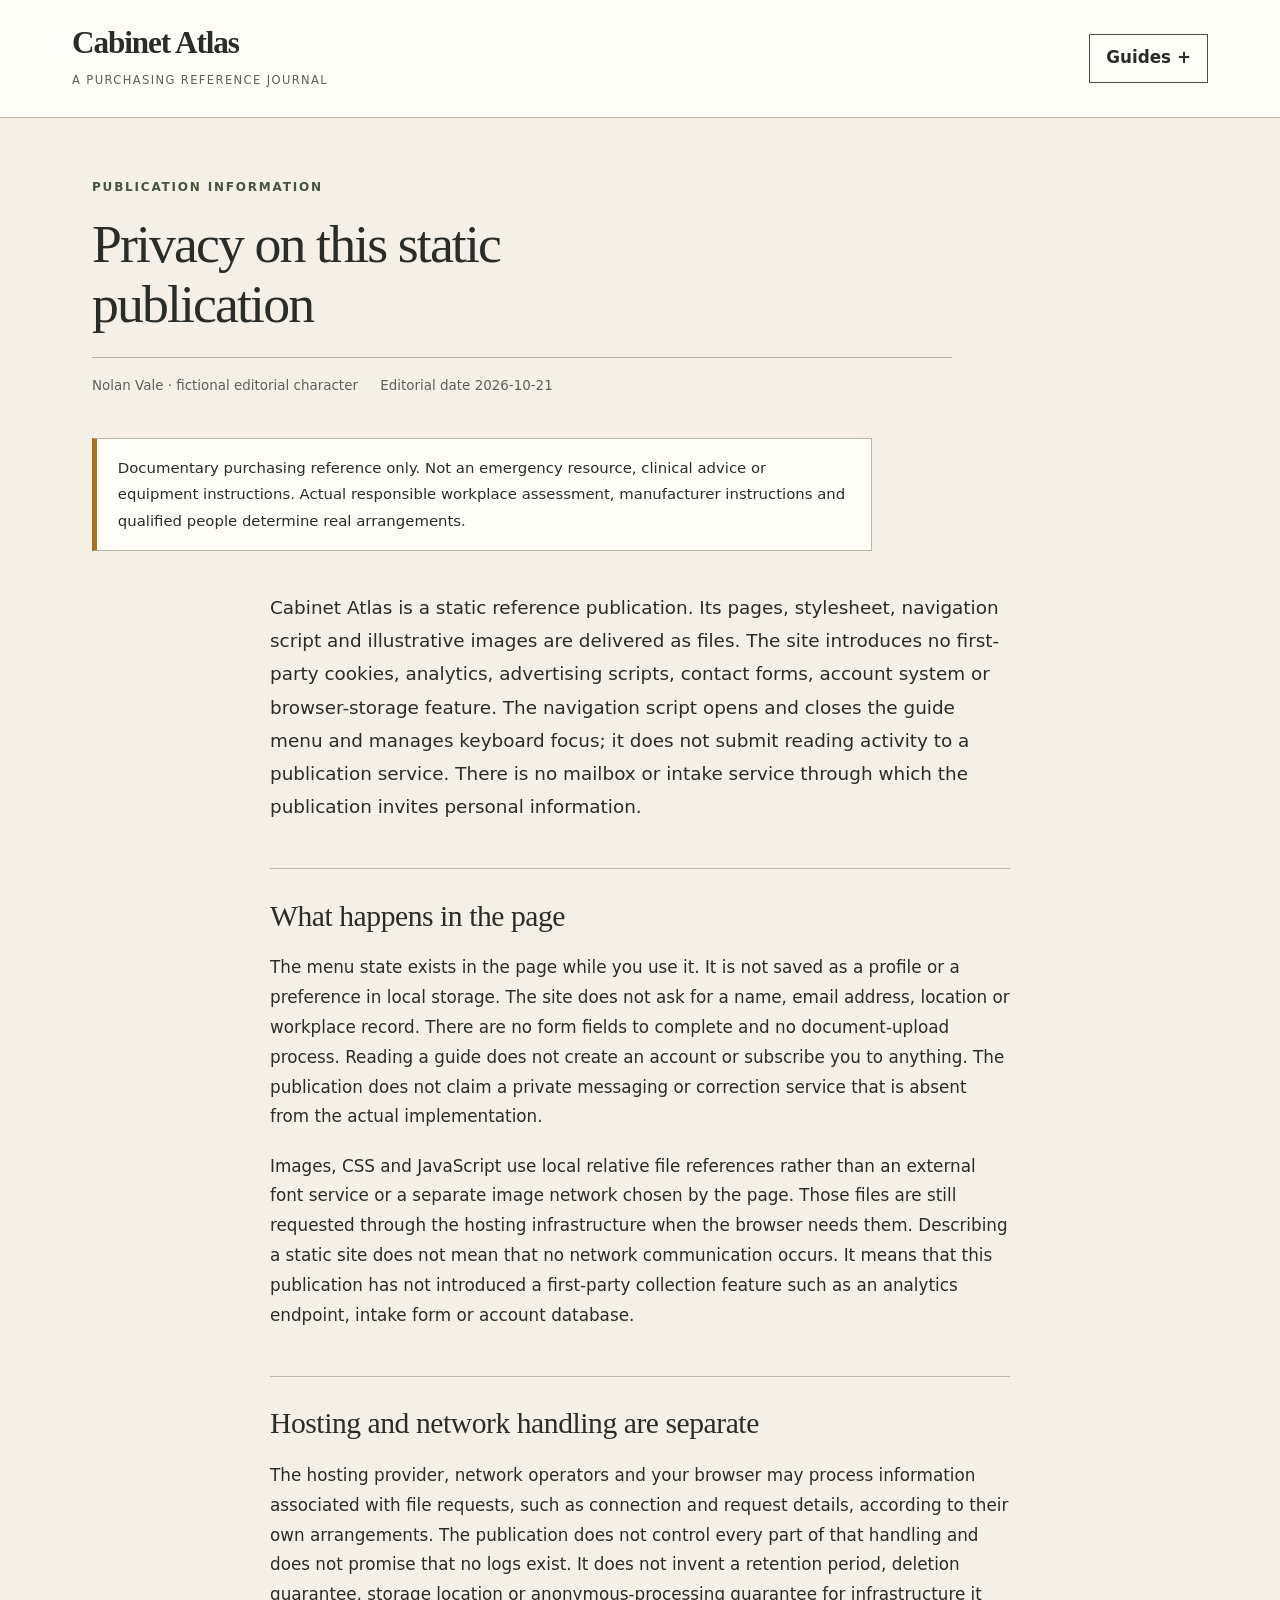
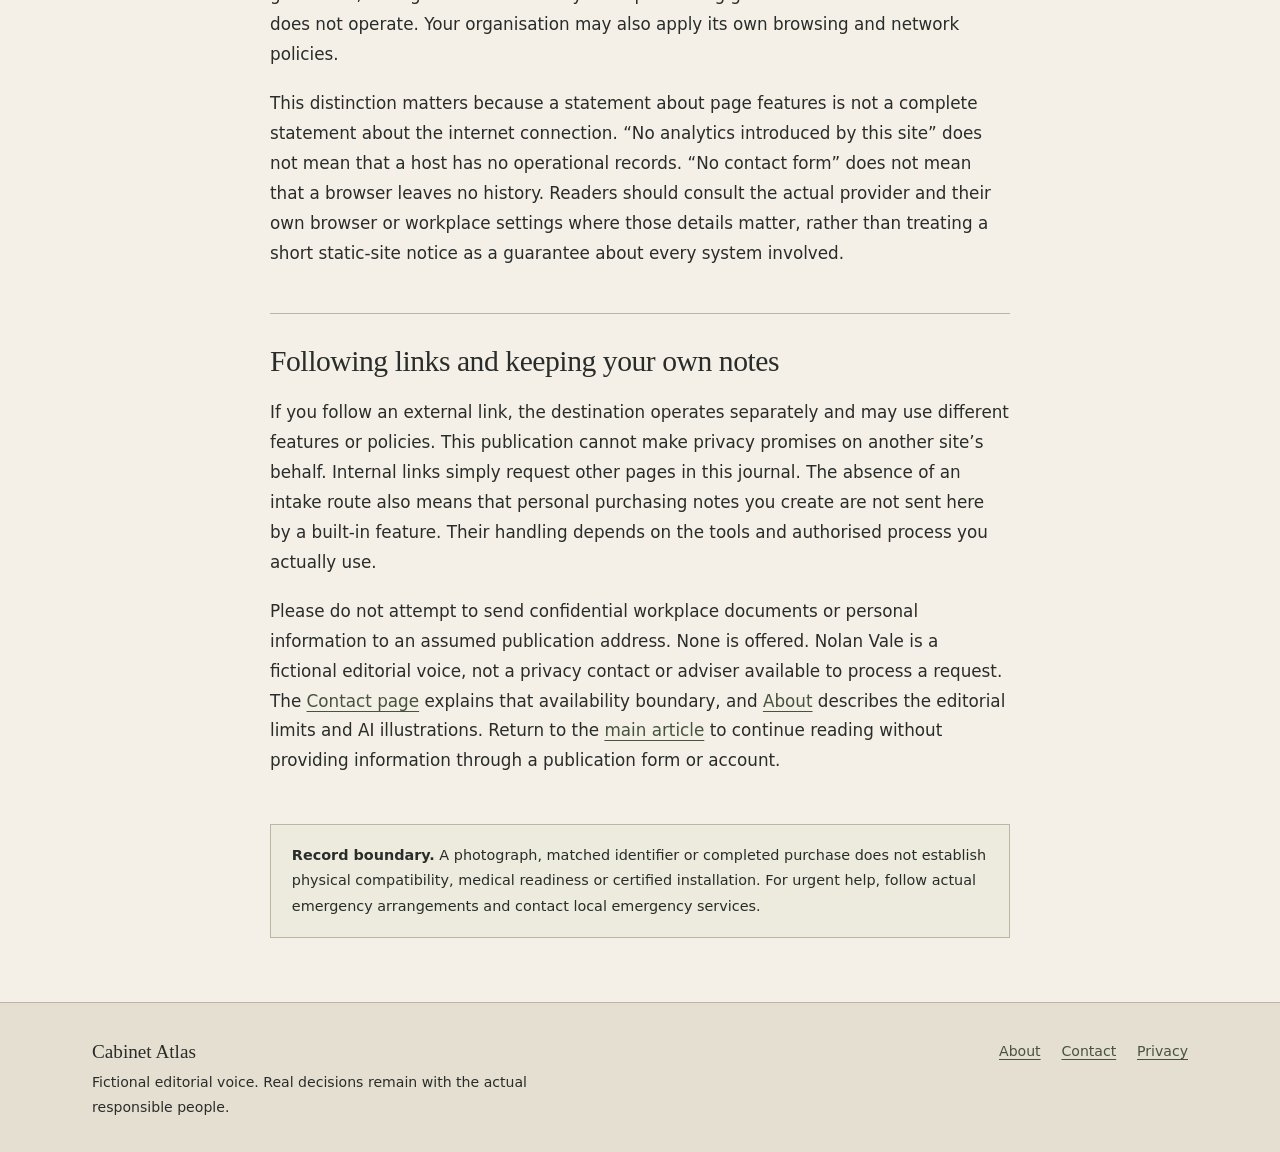
<file: docs/privacy.html>
<!doctype html>
<html lang="en">
<head>
<meta charset="utf-8">
<meta name="viewport" content="width=device-width, initial-scale=1">
<link rel="icon" href="data:,">
<title>Privacy on this static publication | Cabinet Atlas</title>
<meta name="description" content="Understand the static page features, absence of first-party collection tools and separate hosting, browser and network handling.">
<link rel="canonical" href="https://armaragex.github.io/cabinet-atlas-aed-notes-row869/privacy.html">
<meta property="og:title" content="Privacy on this static publication | Cabinet Atlas">
<meta property="og:description" content="Understand the static page features, absence of first-party collection tools and separate hosting, browser and network handling.">
<meta property="og:type" content="website">
<meta property="og:url" content="https://armaragex.github.io/cabinet-atlas-aed-notes-row869/privacy.html">
<meta property="og:site_name" content="Cabinet Atlas">
<meta property="og:image" content="https://armaragex.github.io/cabinet-atlas-aed-notes-row869/assets/aed-cabinet-purchasing-bench.webp">
<link rel="stylesheet" href="assets/site.css">
<script src="assets/site.js" defer></script>
<script type="application/ld+json">{"@context": "https://schema.org", "@type": "WebPage", "dateModified": "2026-10-21", "datePublished": "2026-10-21", "description": "Understand the static page features, absence of first-party collection tools and separate hosting, browser and network handling.", "inLanguage": "en", "isPartOf": {"@type": "WebSite", "name": "Cabinet Atlas", "url": "https://armaragex.github.io/cabinet-atlas-aed-notes-row869/index.html"}, "name": "Privacy on this static publication", "url": "https://armaragex.github.io/cabinet-atlas-aed-notes-row869/privacy.html"}</script>
</head>
<body>
<a class="skip" href="#main">Skip to article</a>
<header class="masthead"><div class="masthead-inner">
<div><a class="brand" href="index.html">Cabinet Atlas</a><span class="brand-note">A purchasing reference journal</span></div>
<nav class="nav-area" aria-label="Guide navigation">
<button type="button" class="guide-toggle" aria-expanded="false" aria-controls="guide-panel"><span class="desktop-label">Guides</span><span class="mobile-label">Menu</span> <span aria-hidden="true">+</span></button>
<div class="guide-panel" id="guide-panel" hidden><a href="device-and-cabinet-identity.html">Give the device, cabinet and document their own identity</a><a href="internal-space-and-documents.html">Separate internal space from the size on the listing</a><a href="door-and-access-questions.html">Keep the door specification separate from the access plan</a><a href="location-and-installation-records.html">Trace the location decision through to handover</a><a href="storage-and-condition-records.html">Keep environmental claims and condition records in context</a><a href="supplier-and-handover.html">Make the supplier scope survive receiving and handover</a></div>
</nav></div></header>
<noscript><nav class="nojs" aria-label="Guides without JavaScript"><a href="device-and-cabinet-identity.html">Give the device, cabinet and document their own identity</a><a href="internal-space-and-documents.html">Separate internal space from the size on the listing</a><a href="door-and-access-questions.html">Keep the door specification separate from the access plan</a><a href="location-and-installation-records.html">Trace the location decision through to handover</a><a href="storage-and-condition-records.html">Keep environmental claims and condition records in context</a><a href="supplier-and-handover.html">Make the supplier scope survive receiving and handover</a></nav></noscript>
<main id="main" class="page" tabindex="-1">
<article>
<header class="article-head"><p class="eyebrow">Publication information</p><h1>Privacy on this static publication</h1>
<div class="byline"><span>Nolan Vale · fictional editorial character</span><span>Editorial date <time datetime="2026-10-21">2026-10-21</time></span></div></header>
<aside class="scope-note" aria-label="Scope"><p>Documentary purchasing reference only. Not an emergency resource, clinical advice or equipment instructions. Actual responsible workplace assessment, manufacturer instructions and qualified people determine real arrangements.</p></aside>
<div class="article-body"><p>Cabinet Atlas is a static reference publication. Its pages, stylesheet, navigation script and illustrative images are delivered as files. The site introduces no first-party cookies, analytics, advertising scripts, contact forms, account system or browser-storage feature. The navigation script opens and closes the guide menu and manages keyboard focus; it does not submit reading activity to a publication service. There is no mailbox or intake service through which the publication invites personal information.</p>
<h2>What happens in the page</h2>
<p>The menu state exists in the page while you use it. It is not saved as a profile or a preference in local storage. The site does not ask for a name, email address, location or workplace record. There are no form fields to complete and no document-upload process. Reading a guide does not create an account or subscribe you to anything. The publication does not claim a private messaging or correction service that is absent from the actual implementation.</p>
<p>Images, CSS and JavaScript use local relative file references rather than an external font service or a separate image network chosen by the page. Those files are still requested through the hosting infrastructure when the browser needs them. Describing a static site does not mean that no network communication occurs. It means that this publication has not introduced a first-party collection feature such as an analytics endpoint, intake form or account database.</p>
<h2>Hosting and network handling are separate</h2>
<p>The hosting provider, network operators and your browser may process information associated with file requests, such as connection and request details, according to their own arrangements. The publication does not control every part of that handling and does not promise that no logs exist. It does not invent a retention period, deletion guarantee, storage location or anonymous-processing guarantee for infrastructure it does not operate. Your organisation may also apply its own browsing and network policies.</p>
<p>This distinction matters because a statement about page features is not a complete statement about the internet connection. “No analytics introduced by this site” does not mean that a host has no operational records. “No contact form” does not mean that a browser leaves no history. Readers should consult the actual provider and their own browser or workplace settings where those details matter, rather than treating a short static-site notice as a guarantee about every system involved.</p>
<h2>Following links and keeping your own notes</h2>
<p>If you follow an external link, the destination operates separately and may use different features or policies. This publication cannot make privacy promises on another site’s behalf. Internal links simply request other pages in this journal. The absence of an intake route also means that personal purchasing notes you create are not sent here by a built-in feature. Their handling depends on the tools and authorised process you actually use.</p>
<p>Please do not attempt to send confidential workplace documents or personal information to an assumed publication address. None is offered. Nolan Vale is a fictional editorial voice, not a privacy contact or adviser available to process a request. The <a href="contact.html">Contact page</a> explains that availability boundary, and <a href="about.html">About</a> describes the editorial limits and AI illustrations. Return to the <a href="index.html">main article</a> to continue reading without providing information through a publication form or account.</p></div>
<aside class="reading-end"><strong>Record boundary.</strong> A photograph, matched identifier or completed purchase does not establish physical compatibility, medical readiness or certified installation. For urgent help, follow actual emergency arrangements and contact local emergency services.</aside>
</article></main>
<footer class="site-footer"><div class="footer-inner"><p><span class="footer-name">Cabinet Atlas</span><br>Fictional editorial voice. Real decisions remain with the actual responsible people.</p><nav class="footer-links" aria-label="Publication"><a href="about.html">About</a><a href="contact.html">Contact</a><a href="privacy.html">Privacy</a></nav></div></footer>
</body></html>
</file>
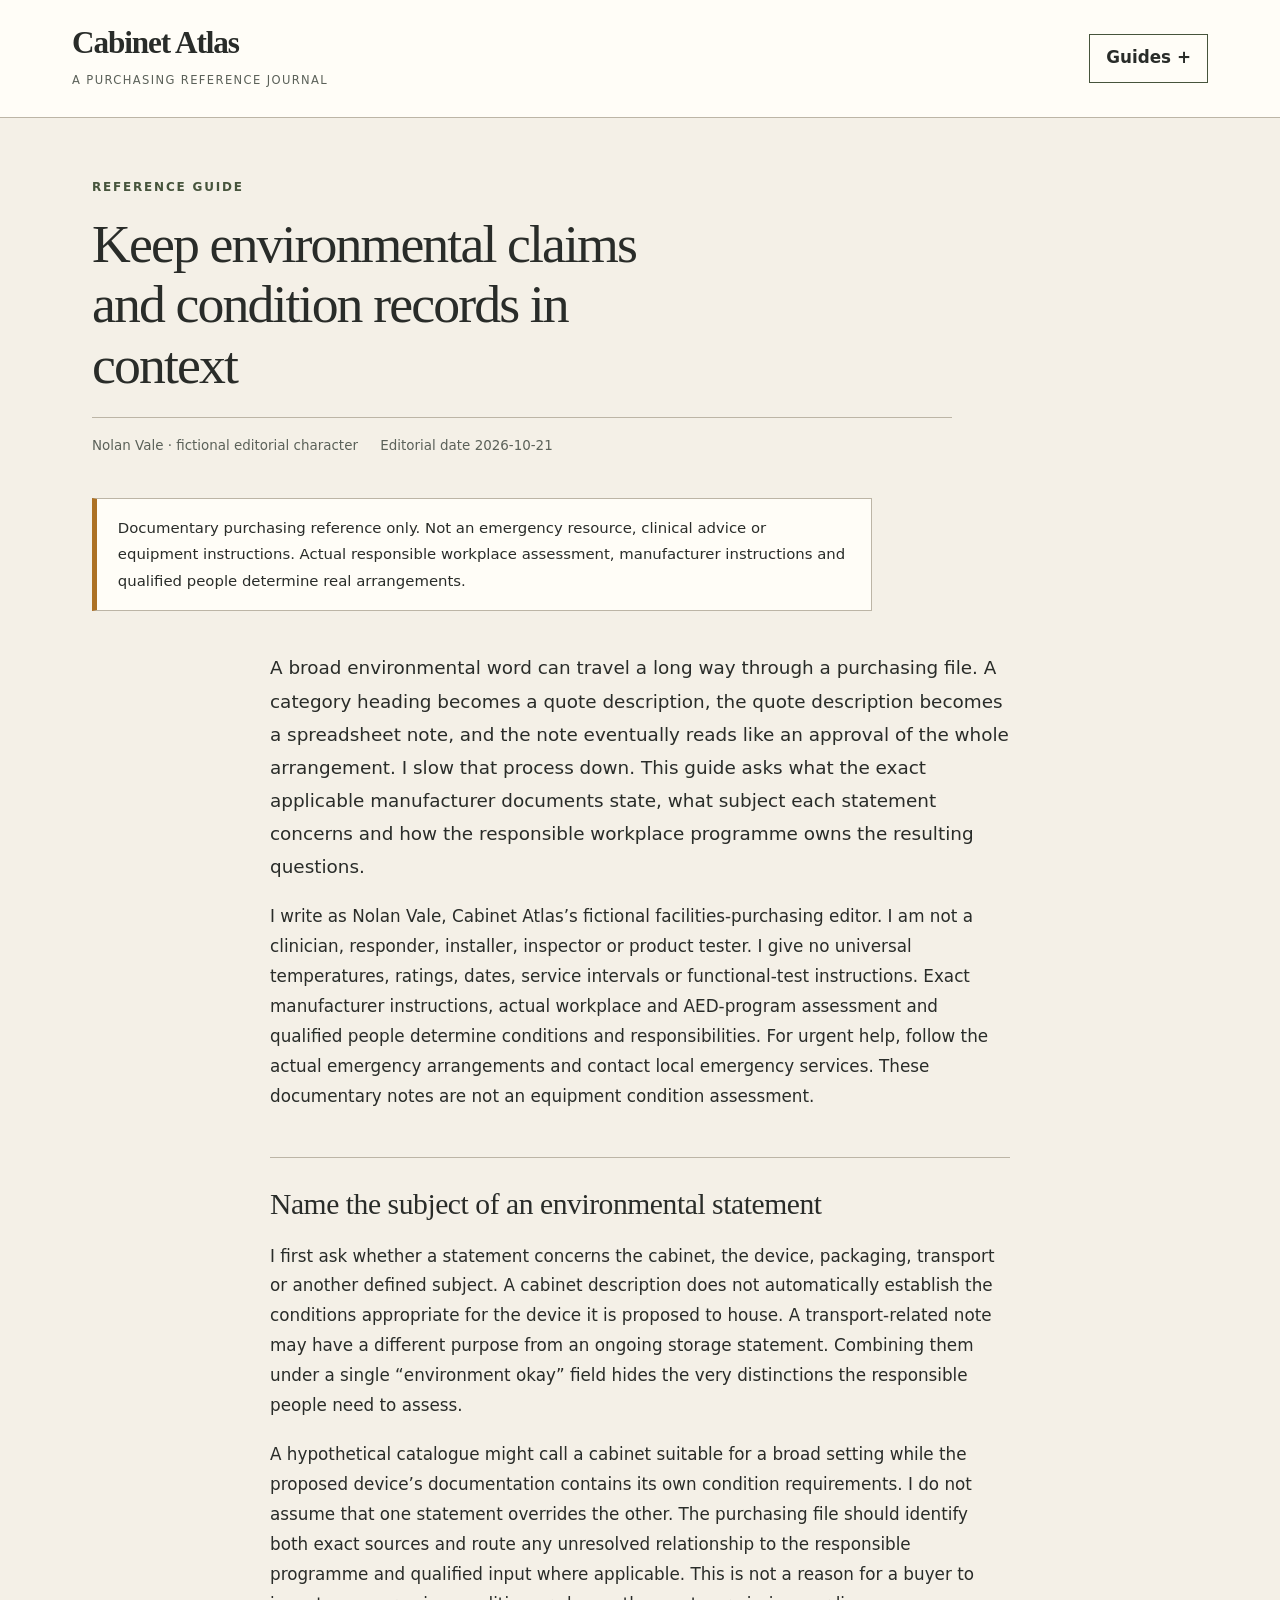
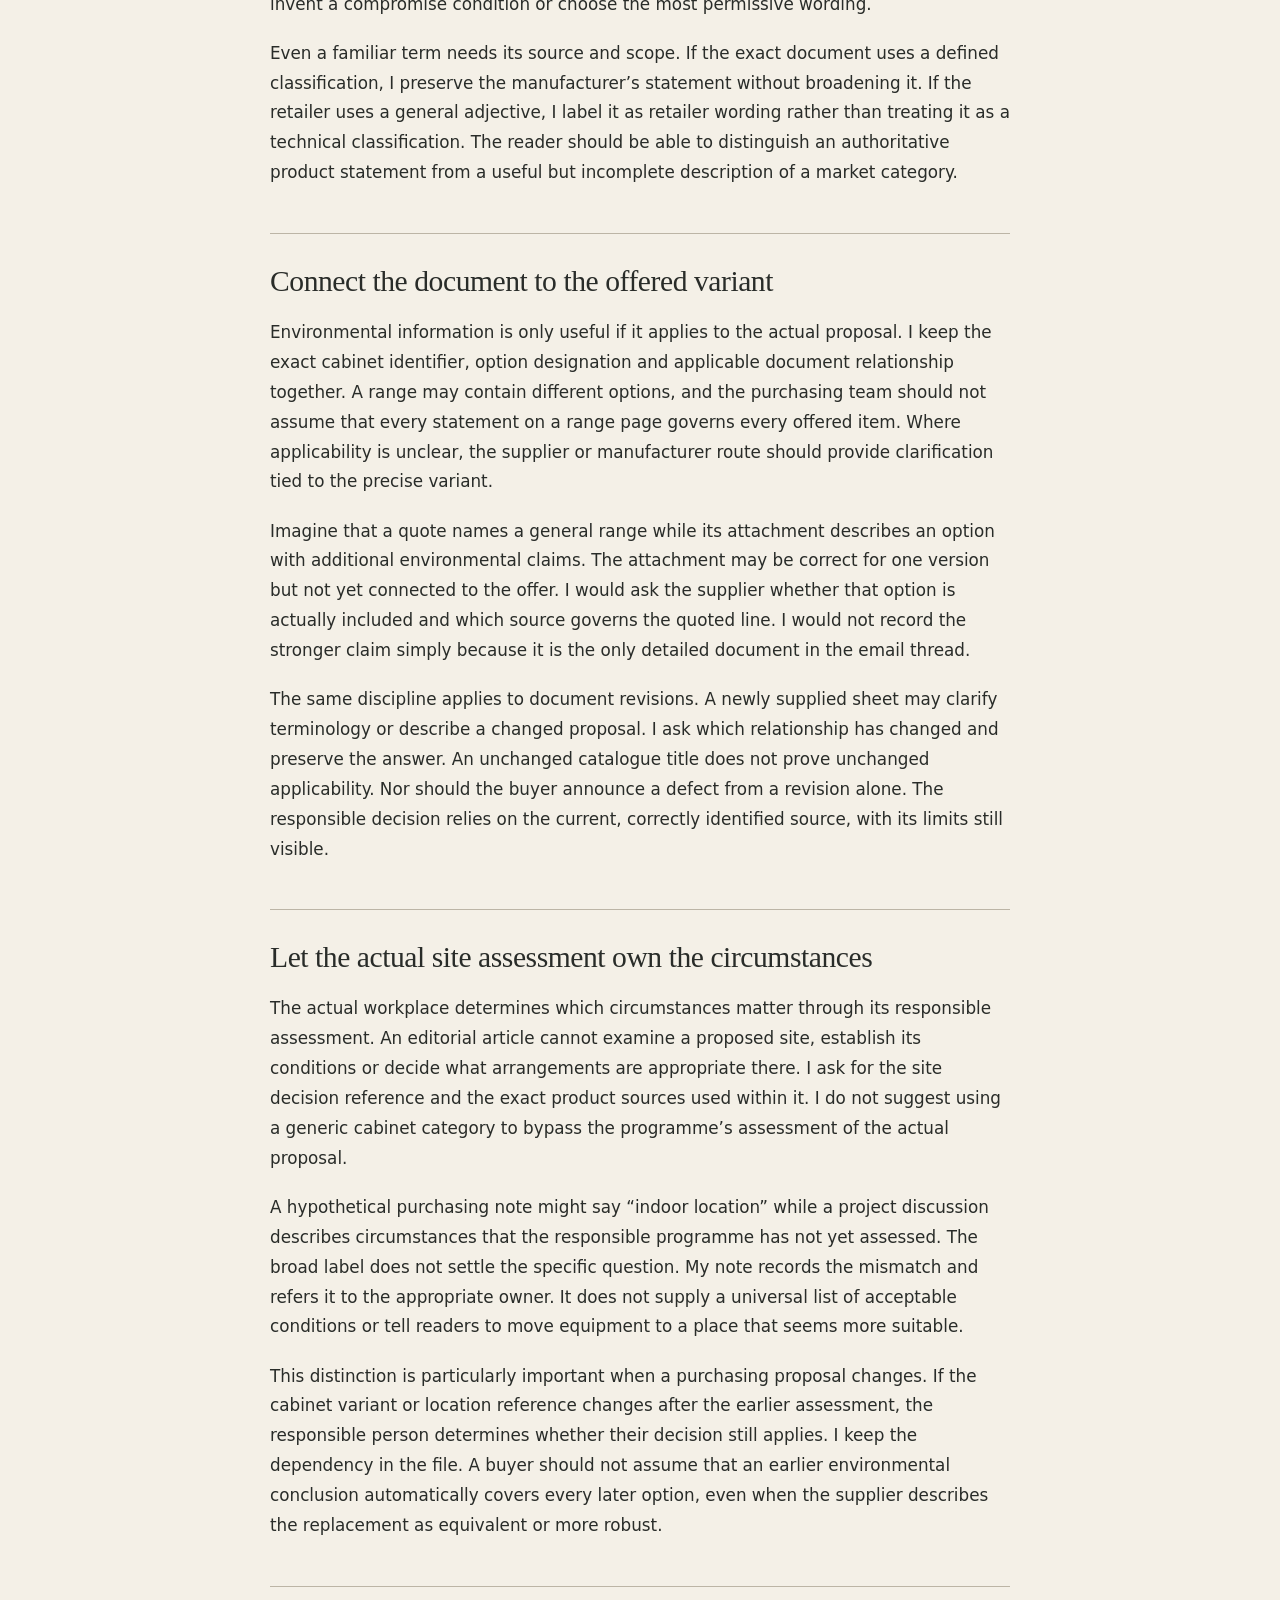
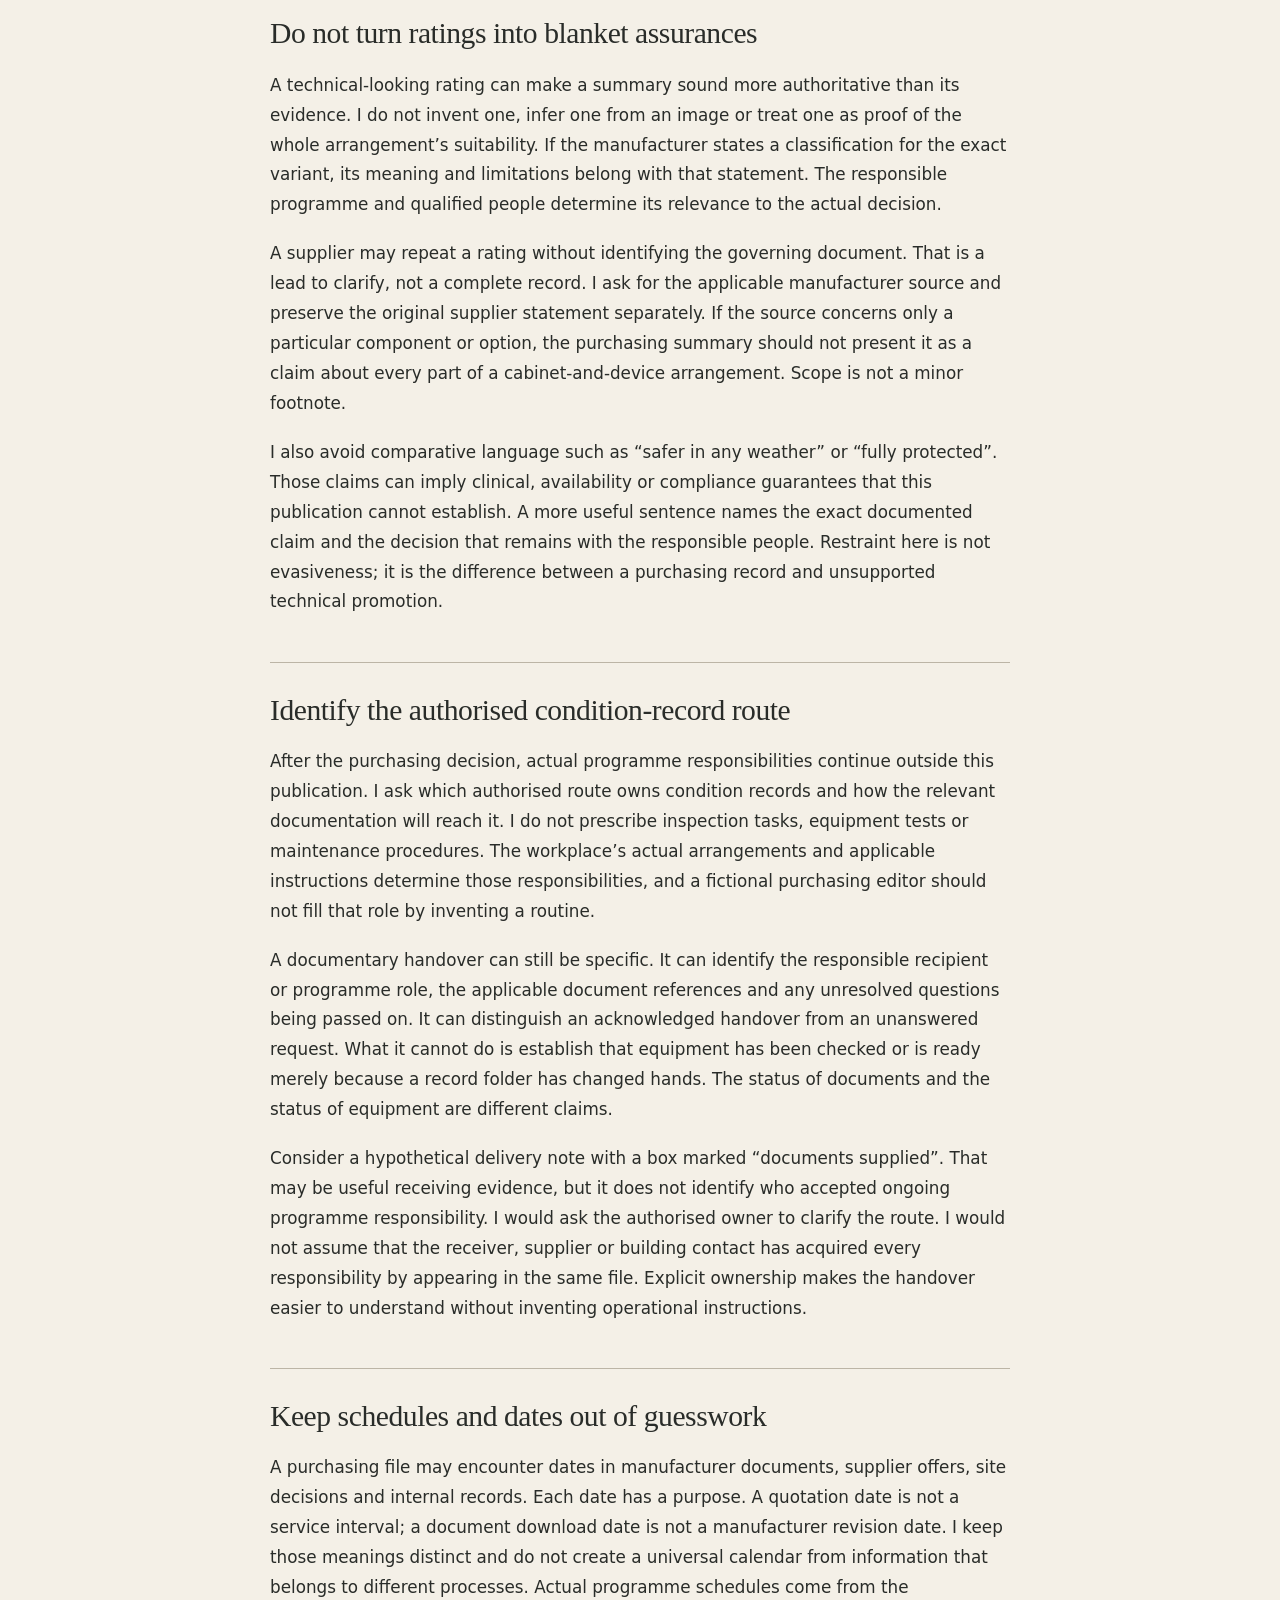
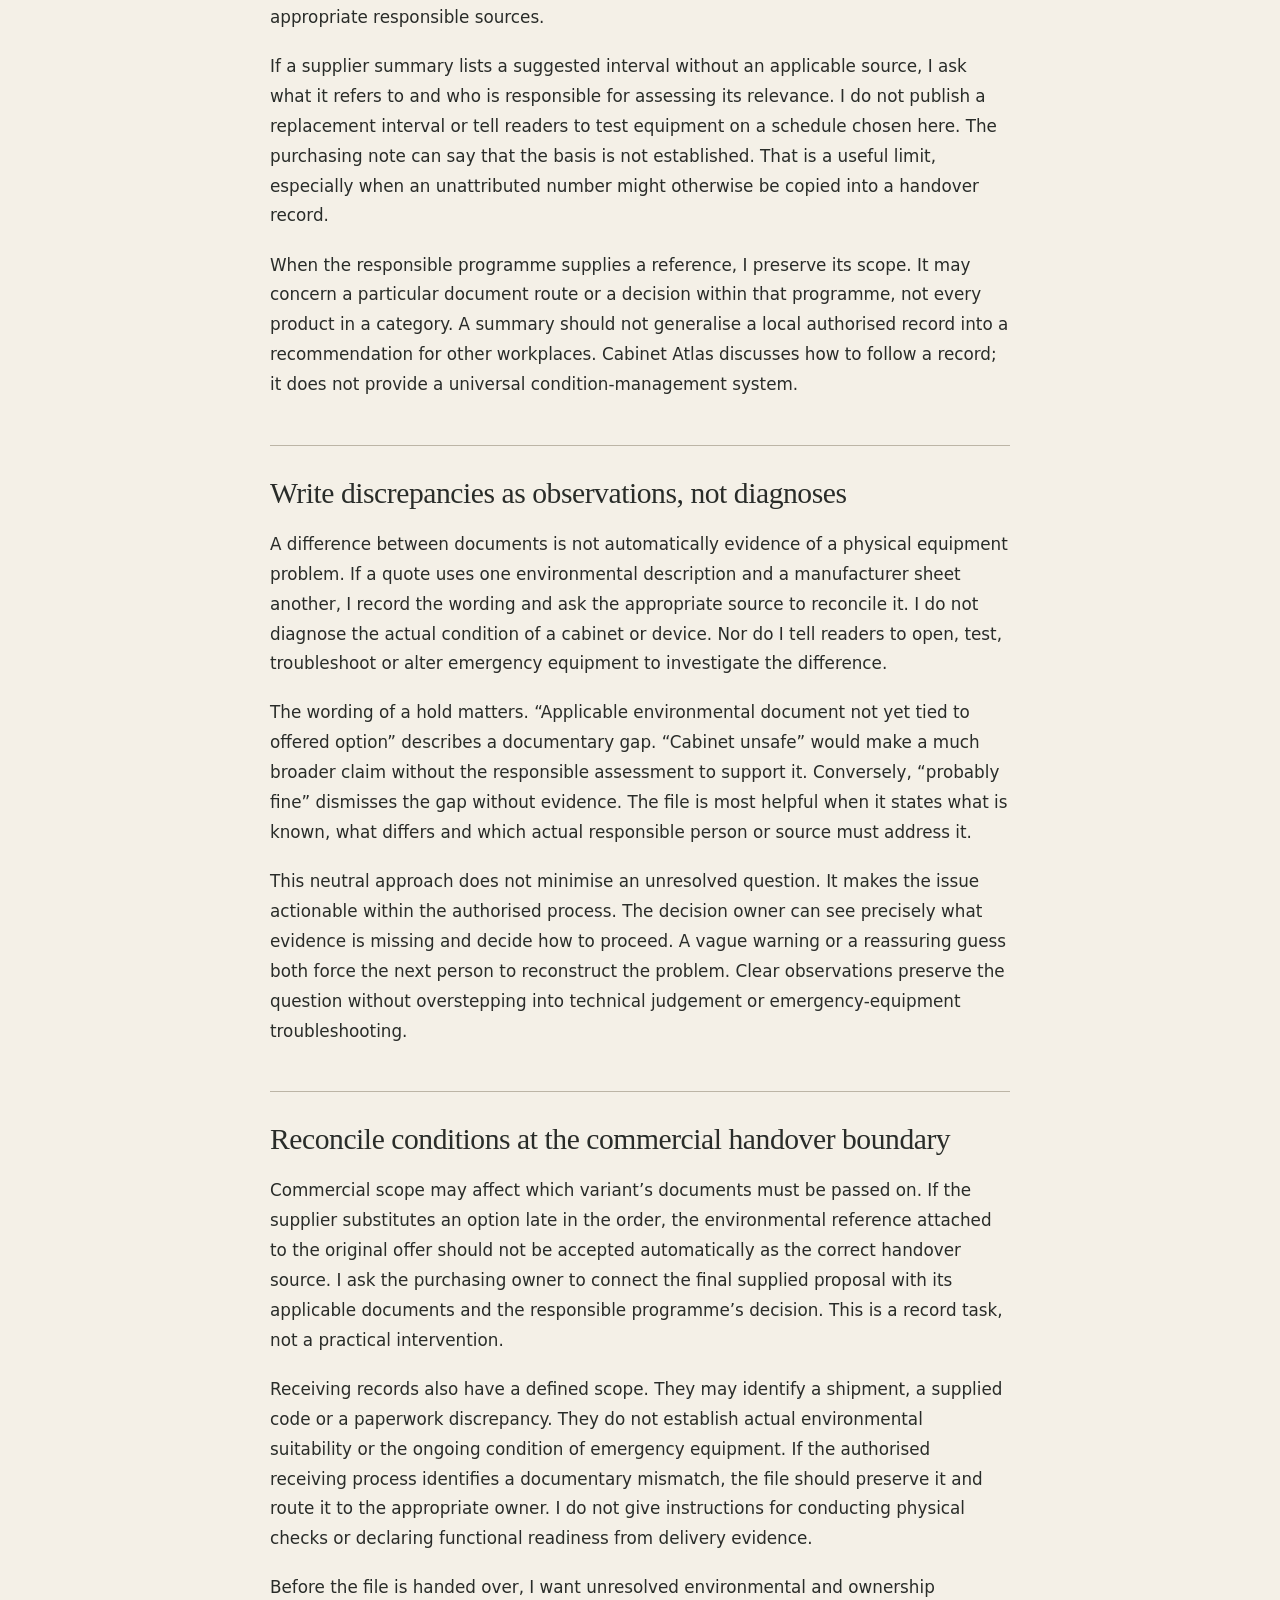
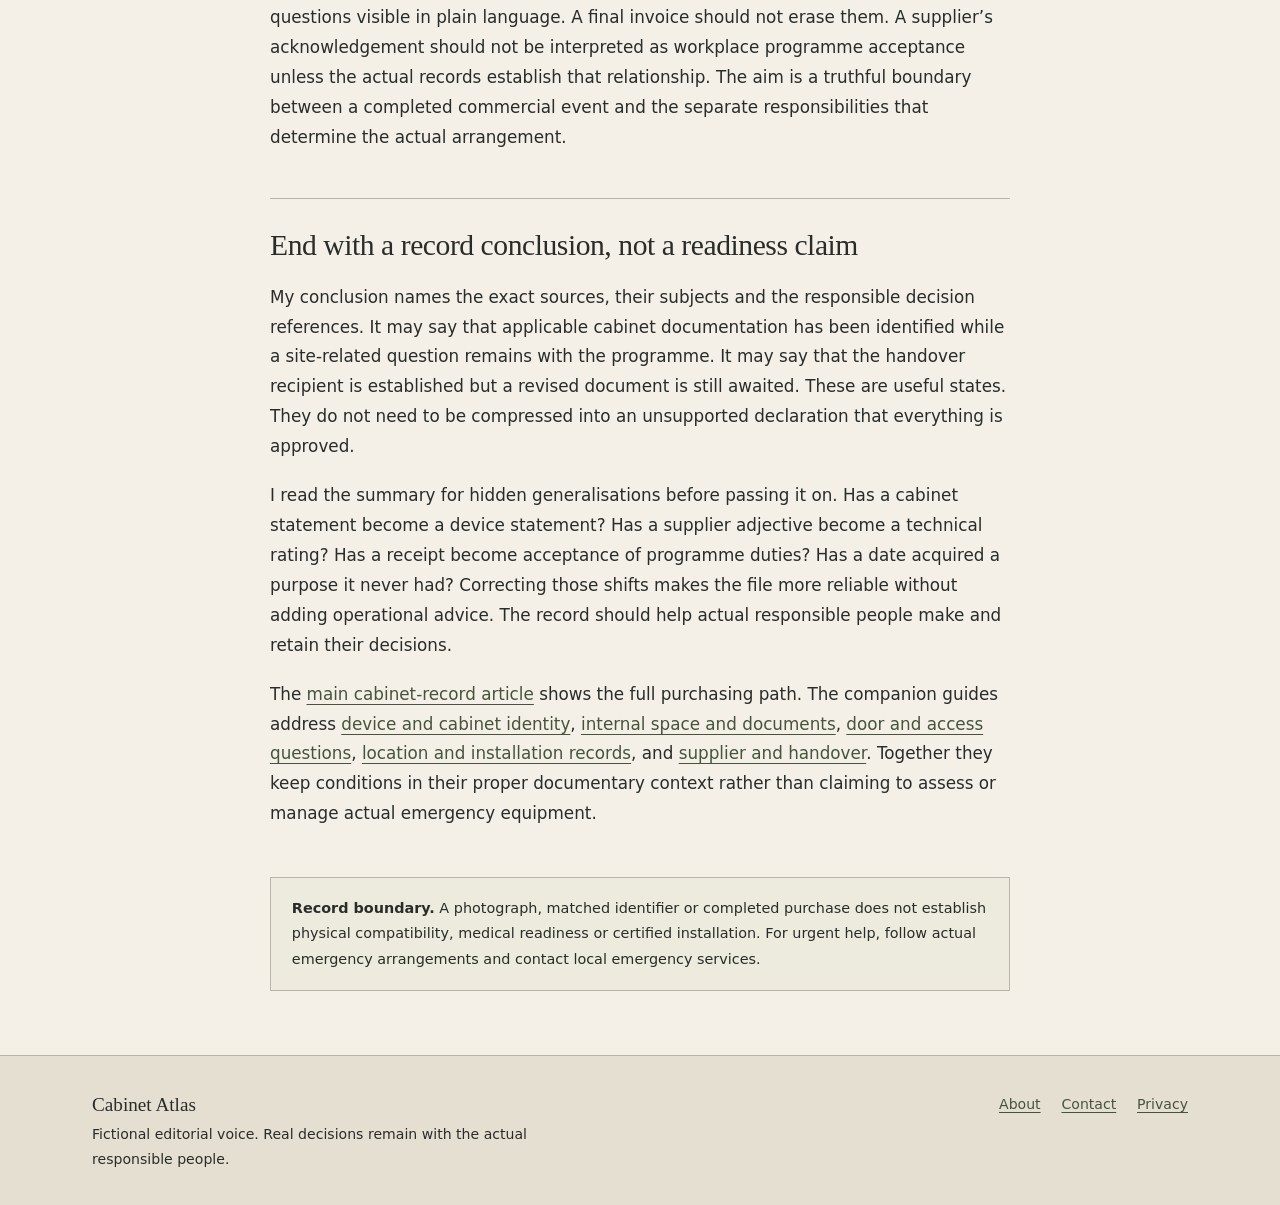
<file: docs/storage-and-condition-records.html>
<!doctype html>
<html lang="en">
<head>
<meta charset="utf-8">
<meta name="viewport" content="width=device-width, initial-scale=1">
<link rel="icon" href="data:,">
<title>Keep environmental claims and condition records in context | Cabinet Atlas</title>
<meta name="description" content="Preserve exact manufacturer environmental statements and the authorised condition-record route without inventing ratings or test schedules.">
<link rel="canonical" href="https://armaragex.github.io/cabinet-atlas-aed-notes-row869/storage-and-condition-records.html">
<meta property="og:title" content="Keep environmental claims and condition records in context | Cabinet Atlas">
<meta property="og:description" content="Preserve exact manufacturer environmental statements and the authorised condition-record route without inventing ratings or test schedules.">
<meta property="og:type" content="article">
<meta property="og:url" content="https://armaragex.github.io/cabinet-atlas-aed-notes-row869/storage-and-condition-records.html">
<meta property="og:site_name" content="Cabinet Atlas">
<meta property="og:image" content="https://armaragex.github.io/cabinet-atlas-aed-notes-row869/assets/aed-cabinet-purchasing-bench.webp">
<link rel="stylesheet" href="assets/site.css">
<script src="assets/site.js" defer></script>
<script type="application/ld+json">{"@context": "https://schema.org", "@type": "Article", "articleBody": "A broad environmental word can travel a long way through a purchasing file. A category heading becomes a quote description, the quote description becomes a spreadsheet note, and the note eventually reads like an approval of the whole arrangement. I slow that process down. This guide asks what the exact applicable manufacturer documents state, what subject each statement concerns and how the responsible workplace programme owns the resulting questions. I write as Nolan Vale, Cabinet Atlas’s fictional facilities-purchasing editor. I am not a clinician, responder, installer, inspector or product tester. I give no universal temperatures, ratings, dates, service intervals or functional-test instructions. Exact manufacturer instructions, actual workplace and AED-program assessment and qualified people determine conditions and responsibilities. For urgent help, follow the actual emergency arrangements and contact local emergency services. These documentary notes are not an equipment condition assessment. Name the subject of an environmental statement I first ask whether a statement concerns the cabinet, the device, packaging, transport or another defined subject. A cabinet description does not automatically establish the conditions appropriate for the device it is proposed to house. A transport-related note may have a different purpose from an ongoing storage statement. Combining them under a single “environment okay” field hides the very distinctions the responsible people need to assess. A hypothetical catalogue might call a cabinet suitable for a broad setting while the proposed device’s documentation contains its own condition requirements. I do not assume that one statement overrides the other. The purchasing file should identify both exact sources and route any unresolved relationship to the responsible programme and qualified input where applicable. This is not a reason for a buyer to invent a compromise condition or choose the most permissive wording. Even a familiar term needs its source and scope. If the exact document uses a defined classification, I preserve the manufacturer’s statement without broadening it. If the retailer uses a general adjective, I label it as retailer wording rather than treating it as a technical classification. The reader should be able to distinguish an authoritative product statement from a useful but incomplete description of a market category. Connect the document to the offered variant Environmental information is only useful if it applies to the actual proposal. I keep the exact cabinet identifier, option designation and applicable document relationship together. A range may contain different options, and the purchasing team should not assume that every statement on a range page governs every offered item. Where applicability is unclear, the supplier or manufacturer route should provide clarification tied to the precise variant. Imagine that a quote names a general range while its attachment describes an option with additional environmental claims. The attachment may be correct for one version but not yet connected to the offer. I would ask the supplier whether that option is actually included and which source governs the quoted line. I would not record the stronger claim simply because it is the only detailed document in the email thread. The same discipline applies to document revisions. A newly supplied sheet may clarify terminology or describe a changed proposal. I ask which relationship has changed and preserve the answer. An unchanged catalogue title does not prove unchanged applicability. Nor should the buyer announce a defect from a revision alone. The responsible decision relies on the current, correctly identified source, with its limits still visible. Let the actual site assessment own the circumstances The actual workplace determines which circumstances matter through its responsible assessment. An editorial article cannot examine a proposed site, establish its conditions or decide what arrangements are appropriate there. I ask for the site decision reference and the exact product sources used within it. I do not suggest using a generic cabinet category to bypass the programme’s assessment of the actual proposal. A hypothetical purchasing note might say “indoor location” while a project discussion describes circumstances that the responsible programme has not yet assessed. The broad label does not settle the specific question. My note records the mismatch and refers it to the appropriate owner. It does not supply a universal list of acceptable conditions or tell readers to move equipment to a place that seems more suitable. This distinction is particularly important when a purchasing proposal changes. If the cabinet variant or location reference changes after the earlier assessment, the responsible person determines whether their decision still applies. I keep the dependency in the file. A buyer should not assume that an earlier environmental conclusion automatically covers every later option, even when the supplier describes the replacement as equivalent or more robust. Do not turn ratings into blanket assurances A technical-looking rating can make a summary sound more authoritative than its evidence. I do not invent one, infer one from an image or treat one as proof of the whole arrangement’s suitability. If the manufacturer states a classification for the exact variant, its meaning and limitations belong with that statement. The responsible programme and qualified people determine its relevance to the actual decision. A supplier may repeat a rating without identifying the governing document. That is a lead to clarify, not a complete record. I ask for the applicable manufacturer source and preserve the original supplier statement separately. If the source concerns only a particular component or option, the purchasing summary should not present it as a claim about every part of a cabinet-and-device arrangement. Scope is not a minor footnote. I also avoid comparative language such as “safer in any weather” or “fully protected”. Those claims can imply clinical, availability or compliance guarantees that this publication cannot establish. A more useful sentence names the exact documented claim and the decision that remains with the responsible people. Restraint here is not evasiveness; it is the difference between a purchasing record and unsupported technical promotion. Identify the authorised condition-record route After the purchasing decision, actual programme responsibilities continue outside this publication. I ask which authorised route owns condition records and how the relevant documentation will reach it. I do not prescribe inspection tasks, equipment tests or maintenance procedures. The workplace’s actual arrangements and applicable instructions determine those responsibilities, and a fictional purchasing editor should not fill that role by inventing a routine. A documentary handover can still be specific. It can identify the responsible recipient or programme role, the applicable document references and any unresolved questions being passed on. It can distinguish an acknowledged handover from an unanswered request. What it cannot do is establish that equipment has been checked or is ready merely because a record folder has changed hands. The status of documents and the status of equipment are different claims. Consider a hypothetical delivery note with a box marked “documents supplied”. That may be useful receiving evidence, but it does not identify who accepted ongoing programme responsibility. I would ask the authorised owner to clarify the route. I would not assume that the receiver, supplier or building contact has acquired every responsibility by appearing in the same file. Explicit ownership makes the handover easier to understand without inventing operational instructions. Keep schedules and dates out of guesswork A purchasing file may encounter dates in manufacturer documents, supplier offers, site decisions and internal records. Each date has a purpose. A quotation date is not a service interval; a document download date is not a manufacturer revision date. I keep those meanings distinct and do not create a universal calendar from information that belongs to different processes. Actual programme schedules come from the appropriate responsible sources. If a supplier summary lists a suggested interval without an applicable source, I ask what it refers to and who is responsible for assessing its relevance. I do not publish a replacement interval or tell readers to test equipment on a schedule chosen here. The purchasing note can say that the basis is not established. That is a useful limit, especially when an unattributed number might otherwise be copied into a handover record. When the responsible programme supplies a reference, I preserve its scope. It may concern a particular document route or a decision within that programme, not every product in a category. A summary should not generalise a local authorised record into a recommendation for other workplaces. Cabinet Atlas discusses how to follow a record; it does not provide a universal condition-management system. Write discrepancies as observations, not diagnoses A difference between documents is not automatically evidence of a physical equipment problem. If a quote uses one environmental description and a manufacturer sheet another, I record the wording and ask the appropriate source to reconcile it. I do not diagnose the actual condition of a cabinet or device. Nor do I tell readers to open, test, troubleshoot or alter emergency equipment to investigate the difference. The wording of a hold matters. “Applicable environmental document not yet tied to offered option” describes a documentary gap. “Cabinet unsafe” would make a much broader claim without the responsible assessment to support it. Conversely, “probably fine” dismisses the gap without evidence. The file is most helpful when it states what is known, what differs and which actual responsible person or source must address it. This neutral approach does not minimise an unresolved question. It makes the issue actionable within the authorised process. The decision owner can see precisely what evidence is missing and decide how to proceed. A vague warning or a reassuring guess both force the next person to reconstruct the problem. Clear observations preserve the question without overstepping into technical judgement or emergency-equipment troubleshooting. Reconcile conditions at the commercial handover boundary Commercial scope may affect which variant’s documents must be passed on. If the supplier substitutes an option late in the order, the environmental reference attached to the original offer should not be accepted automatically as the correct handover source. I ask the purchasing owner to connect the final supplied proposal with its applicable documents and the responsible programme’s decision. This is a record task, not a practical intervention. Receiving records also have a defined scope. They may identify a shipment, a supplied code or a paperwork discrepancy. They do not establish actual environmental suitability or the ongoing condition of emergency equipment. If the authorised receiving process identifies a documentary mismatch, the file should preserve it and route it to the appropriate owner. I do not give instructions for conducting physical checks or declaring functional readiness from delivery evidence. Before the file is handed over, I want unresolved environmental and ownership questions visible in plain language. A final invoice should not erase them. A supplier’s acknowledgement should not be interpreted as workplace programme acceptance unless the actual records establish that relationship. The aim is a truthful boundary between a completed commercial event and the separate responsibilities that determine the actual arrangement. End with a record conclusion, not a readiness claim My conclusion names the exact sources, their subjects and the responsible decision references. It may say that applicable cabinet documentation has been identified while a site-related question remains with the programme. It may say that the handover recipient is established but a revised document is still awaited. These are useful states. They do not need to be compressed into an unsupported declaration that everything is approved. I read the summary for hidden generalisations before passing it on. Has a cabinet statement become a device statement? Has a supplier adjective become a technical rating? Has a receipt become acceptance of programme duties? Has a date acquired a purpose it never had? Correcting those shifts makes the file more reliable without adding operational advice. The record should help actual responsible people make and retain their decisions. The main cabinet-record article shows the full purchasing path. The companion guides address device and cabinet identity , internal space and documents , door and access questions , location and installation records , and supplier and handover . Together they keep conditions in their proper documentary context rather than claiming to assess or manage actual emergency equipment.", "author": {"@type": "Person", "description": "Fictional facilities-purchasing editorial character; not a professional adviser or product tester.", "name": "Nolan Vale"}, "dateModified": "2026-10-21", "datePublished": "2026-10-21", "description": "Preserve exact manufacturer environmental statements and the authorised condition-record route without inventing ratings or test schedules.", "headline": "Keep environmental claims and condition records in context", "inLanguage": "en", "isPartOf": {"@type": "WebSite", "name": "Cabinet Atlas", "url": "https://armaragex.github.io/cabinet-atlas-aed-notes-row869/index.html"}, "name": "Keep environmental claims and condition records in context", "url": "https://armaragex.github.io/cabinet-atlas-aed-notes-row869/storage-and-condition-records.html"}</script>
</head>
<body>
<a class="skip" href="#main">Skip to article</a>
<header class="masthead"><div class="masthead-inner">
<div><a class="brand" href="index.html">Cabinet Atlas</a><span class="brand-note">A purchasing reference journal</span></div>
<nav class="nav-area" aria-label="Guide navigation">
<button type="button" class="guide-toggle" aria-expanded="false" aria-controls="guide-panel"><span class="desktop-label">Guides</span><span class="mobile-label">Menu</span> <span aria-hidden="true">+</span></button>
<div class="guide-panel" id="guide-panel" hidden><a href="device-and-cabinet-identity.html">Give the device, cabinet and document their own identity</a><a href="internal-space-and-documents.html">Separate internal space from the size on the listing</a><a href="door-and-access-questions.html">Keep the door specification separate from the access plan</a><a href="location-and-installation-records.html">Trace the location decision through to handover</a><a href="storage-and-condition-records.html">Keep environmental claims and condition records in context</a><a href="supplier-and-handover.html">Make the supplier scope survive receiving and handover</a></div>
</nav></div></header>
<noscript><nav class="nojs" aria-label="Guides without JavaScript"><a href="device-and-cabinet-identity.html">Give the device, cabinet and document their own identity</a><a href="internal-space-and-documents.html">Separate internal space from the size on the listing</a><a href="door-and-access-questions.html">Keep the door specification separate from the access plan</a><a href="location-and-installation-records.html">Trace the location decision through to handover</a><a href="storage-and-condition-records.html">Keep environmental claims and condition records in context</a><a href="supplier-and-handover.html">Make the supplier scope survive receiving and handover</a></nav></noscript>
<main id="main" class="page" tabindex="-1">
<article>
<header class="article-head"><p class="eyebrow">Reference guide</p><h1>Keep environmental claims and condition records in context</h1>
<div class="byline"><span>Nolan Vale · fictional editorial character</span><span>Editorial date <time datetime="2026-10-21">2026-10-21</time></span></div></header>
<aside class="scope-note" aria-label="Scope"><p>Documentary purchasing reference only. Not an emergency resource, clinical advice or equipment instructions. Actual responsible workplace assessment, manufacturer instructions and qualified people determine real arrangements.</p></aside>
<div class="article-body"><p>A broad environmental word can travel a long way through a purchasing file. A category heading becomes a quote description, the quote description becomes a spreadsheet note, and the note eventually reads like an approval of the whole arrangement. I slow that process down. This guide asks what the exact applicable manufacturer documents state, what subject each statement concerns and how the responsible workplace programme owns the resulting questions.</p>
<p>I write as Nolan Vale, Cabinet Atlas’s fictional facilities-purchasing editor. I am not a clinician, responder, installer, inspector or product tester. I give no universal temperatures, ratings, dates, service intervals or functional-test instructions. Exact manufacturer instructions, actual workplace and AED-program assessment and qualified people determine conditions and responsibilities. For urgent help, follow the actual emergency arrangements and contact local emergency services. These documentary notes are not an equipment condition assessment.</p>
<h2>Name the subject of an environmental statement</h2>
<p>I first ask whether a statement concerns the cabinet, the device, packaging, transport or another defined subject. A cabinet description does not automatically establish the conditions appropriate for the device it is proposed to house. A transport-related note may have a different purpose from an ongoing storage statement. Combining them under a single “environment okay” field hides the very distinctions the responsible people need to assess.</p>
<p>A hypothetical catalogue might call a cabinet suitable for a broad setting while the proposed device’s documentation contains its own condition requirements. I do not assume that one statement overrides the other. The purchasing file should identify both exact sources and route any unresolved relationship to the responsible programme and qualified input where applicable. This is not a reason for a buyer to invent a compromise condition or choose the most permissive wording.</p>
<p>Even a familiar term needs its source and scope. If the exact document uses a defined classification, I preserve the manufacturer’s statement without broadening it. If the retailer uses a general adjective, I label it as retailer wording rather than treating it as a technical classification. The reader should be able to distinguish an authoritative product statement from a useful but incomplete description of a market category.</p>
<h2>Connect the document to the offered variant</h2>
<p>Environmental information is only useful if it applies to the actual proposal. I keep the exact cabinet identifier, option designation and applicable document relationship together. A range may contain different options, and the purchasing team should not assume that every statement on a range page governs every offered item. Where applicability is unclear, the supplier or manufacturer route should provide clarification tied to the precise variant.</p>
<p>Imagine that a quote names a general range while its attachment describes an option with additional environmental claims. The attachment may be correct for one version but not yet connected to the offer. I would ask the supplier whether that option is actually included and which source governs the quoted line. I would not record the stronger claim simply because it is the only detailed document in the email thread.</p>
<p>The same discipline applies to document revisions. A newly supplied sheet may clarify terminology or describe a changed proposal. I ask which relationship has changed and preserve the answer. An unchanged catalogue title does not prove unchanged applicability. Nor should the buyer announce a defect from a revision alone. The responsible decision relies on the current, correctly identified source, with its limits still visible.</p>
<h2>Let the actual site assessment own the circumstances</h2>
<p>The actual workplace determines which circumstances matter through its responsible assessment. An editorial article cannot examine a proposed site, establish its conditions or decide what arrangements are appropriate there. I ask for the site decision reference and the exact product sources used within it. I do not suggest using a generic cabinet category to bypass the programme’s assessment of the actual proposal.</p>
<p>A hypothetical purchasing note might say “indoor location” while a project discussion describes circumstances that the responsible programme has not yet assessed. The broad label does not settle the specific question. My note records the mismatch and refers it to the appropriate owner. It does not supply a universal list of acceptable conditions or tell readers to move equipment to a place that seems more suitable.</p>
<p>This distinction is particularly important when a purchasing proposal changes. If the cabinet variant or location reference changes after the earlier assessment, the responsible person determines whether their decision still applies. I keep the dependency in the file. A buyer should not assume that an earlier environmental conclusion automatically covers every later option, even when the supplier describes the replacement as equivalent or more robust.</p>
<h2>Do not turn ratings into blanket assurances</h2>
<p>A technical-looking rating can make a summary sound more authoritative than its evidence. I do not invent one, infer one from an image or treat one as proof of the whole arrangement’s suitability. If the manufacturer states a classification for the exact variant, its meaning and limitations belong with that statement. The responsible programme and qualified people determine its relevance to the actual decision.</p>
<p>A supplier may repeat a rating without identifying the governing document. That is a lead to clarify, not a complete record. I ask for the applicable manufacturer source and preserve the original supplier statement separately. If the source concerns only a particular component or option, the purchasing summary should not present it as a claim about every part of a cabinet-and-device arrangement. Scope is not a minor footnote.</p>
<p>I also avoid comparative language such as “safer in any weather” or “fully protected”. Those claims can imply clinical, availability or compliance guarantees that this publication cannot establish. A more useful sentence names the exact documented claim and the decision that remains with the responsible people. Restraint here is not evasiveness; it is the difference between a purchasing record and unsupported technical promotion.</p>
<h2>Identify the authorised condition-record route</h2>
<p>After the purchasing decision, actual programme responsibilities continue outside this publication. I ask which authorised route owns condition records and how the relevant documentation will reach it. I do not prescribe inspection tasks, equipment tests or maintenance procedures. The workplace’s actual arrangements and applicable instructions determine those responsibilities, and a fictional purchasing editor should not fill that role by inventing a routine.</p>
<p>A documentary handover can still be specific. It can identify the responsible recipient or programme role, the applicable document references and any unresolved questions being passed on. It can distinguish an acknowledged handover from an unanswered request. What it cannot do is establish that equipment has been checked or is ready merely because a record folder has changed hands. The status of documents and the status of equipment are different claims.</p>
<p>Consider a hypothetical delivery note with a box marked “documents supplied”. That may be useful receiving evidence, but it does not identify who accepted ongoing programme responsibility. I would ask the authorised owner to clarify the route. I would not assume that the receiver, supplier or building contact has acquired every responsibility by appearing in the same file. Explicit ownership makes the handover easier to understand without inventing operational instructions.</p>
<h2>Keep schedules and dates out of guesswork</h2>
<p>A purchasing file may encounter dates in manufacturer documents, supplier offers, site decisions and internal records. Each date has a purpose. A quotation date is not a service interval; a document download date is not a manufacturer revision date. I keep those meanings distinct and do not create a universal calendar from information that belongs to different processes. Actual programme schedules come from the appropriate responsible sources.</p>
<p>If a supplier summary lists a suggested interval without an applicable source, I ask what it refers to and who is responsible for assessing its relevance. I do not publish a replacement interval or tell readers to test equipment on a schedule chosen here. The purchasing note can say that the basis is not established. That is a useful limit, especially when an unattributed number might otherwise be copied into a handover record.</p>
<p>When the responsible programme supplies a reference, I preserve its scope. It may concern a particular document route or a decision within that programme, not every product in a category. A summary should not generalise a local authorised record into a recommendation for other workplaces. Cabinet Atlas discusses how to follow a record; it does not provide a universal condition-management system.</p>
<h2>Write discrepancies as observations, not diagnoses</h2>
<p>A difference between documents is not automatically evidence of a physical equipment problem. If a quote uses one environmental description and a manufacturer sheet another, I record the wording and ask the appropriate source to reconcile it. I do not diagnose the actual condition of a cabinet or device. Nor do I tell readers to open, test, troubleshoot or alter emergency equipment to investigate the difference.</p>
<p>The wording of a hold matters. “Applicable environmental document not yet tied to offered option” describes a documentary gap. “Cabinet unsafe” would make a much broader claim without the responsible assessment to support it. Conversely, “probably fine” dismisses the gap without evidence. The file is most helpful when it states what is known, what differs and which actual responsible person or source must address it.</p>
<p>This neutral approach does not minimise an unresolved question. It makes the issue actionable within the authorised process. The decision owner can see precisely what evidence is missing and decide how to proceed. A vague warning or a reassuring guess both force the next person to reconstruct the problem. Clear observations preserve the question without overstepping into technical judgement or emergency-equipment troubleshooting.</p>
<h2>Reconcile conditions at the commercial handover boundary</h2>
<p>Commercial scope may affect which variant’s documents must be passed on. If the supplier substitutes an option late in the order, the environmental reference attached to the original offer should not be accepted automatically as the correct handover source. I ask the purchasing owner to connect the final supplied proposal with its applicable documents and the responsible programme’s decision. This is a record task, not a practical intervention.</p>
<p>Receiving records also have a defined scope. They may identify a shipment, a supplied code or a paperwork discrepancy. They do not establish actual environmental suitability or the ongoing condition of emergency equipment. If the authorised receiving process identifies a documentary mismatch, the file should preserve it and route it to the appropriate owner. I do not give instructions for conducting physical checks or declaring functional readiness from delivery evidence.</p>
<p>Before the file is handed over, I want unresolved environmental and ownership questions visible in plain language. A final invoice should not erase them. A supplier’s acknowledgement should not be interpreted as workplace programme acceptance unless the actual records establish that relationship. The aim is a truthful boundary between a completed commercial event and the separate responsibilities that determine the actual arrangement.</p>
<h2>End with a record conclusion, not a readiness claim</h2>
<p>My conclusion names the exact sources, their subjects and the responsible decision references. It may say that applicable cabinet documentation has been identified while a site-related question remains with the programme. It may say that the handover recipient is established but a revised document is still awaited. These are useful states. They do not need to be compressed into an unsupported declaration that everything is approved.</p>
<p>I read the summary for hidden generalisations before passing it on. Has a cabinet statement become a device statement? Has a supplier adjective become a technical rating? Has a receipt become acceptance of programme duties? Has a date acquired a purpose it never had? Correcting those shifts makes the file more reliable without adding operational advice. The record should help actual responsible people make and retain their decisions.</p>
<p>The <a href="index.html">main cabinet-record article</a> shows the full purchasing path. The companion guides address <a href="device-and-cabinet-identity.html">device and cabinet identity</a>, <a href="internal-space-and-documents.html">internal space and documents</a>, <a href="door-and-access-questions.html">door and access questions</a>, <a href="location-and-installation-records.html">location and installation records</a>, and <a href="supplier-and-handover.html">supplier and handover</a>. Together they keep conditions in their proper documentary context rather than claiming to assess or manage actual emergency equipment.</p></div>
<aside class="reading-end"><strong>Record boundary.</strong> A photograph, matched identifier or completed purchase does not establish physical compatibility, medical readiness or certified installation. For urgent help, follow actual emergency arrangements and contact local emergency services.</aside>
</article></main>
<footer class="site-footer"><div class="footer-inner"><p><span class="footer-name">Cabinet Atlas</span><br>Fictional editorial voice. Real decisions remain with the actual responsible people.</p><nav class="footer-links" aria-label="Publication"><a href="about.html">About</a><a href="contact.html">Contact</a><a href="privacy.html">Privacy</a></nav></div></footer>
</body></html>
</file>
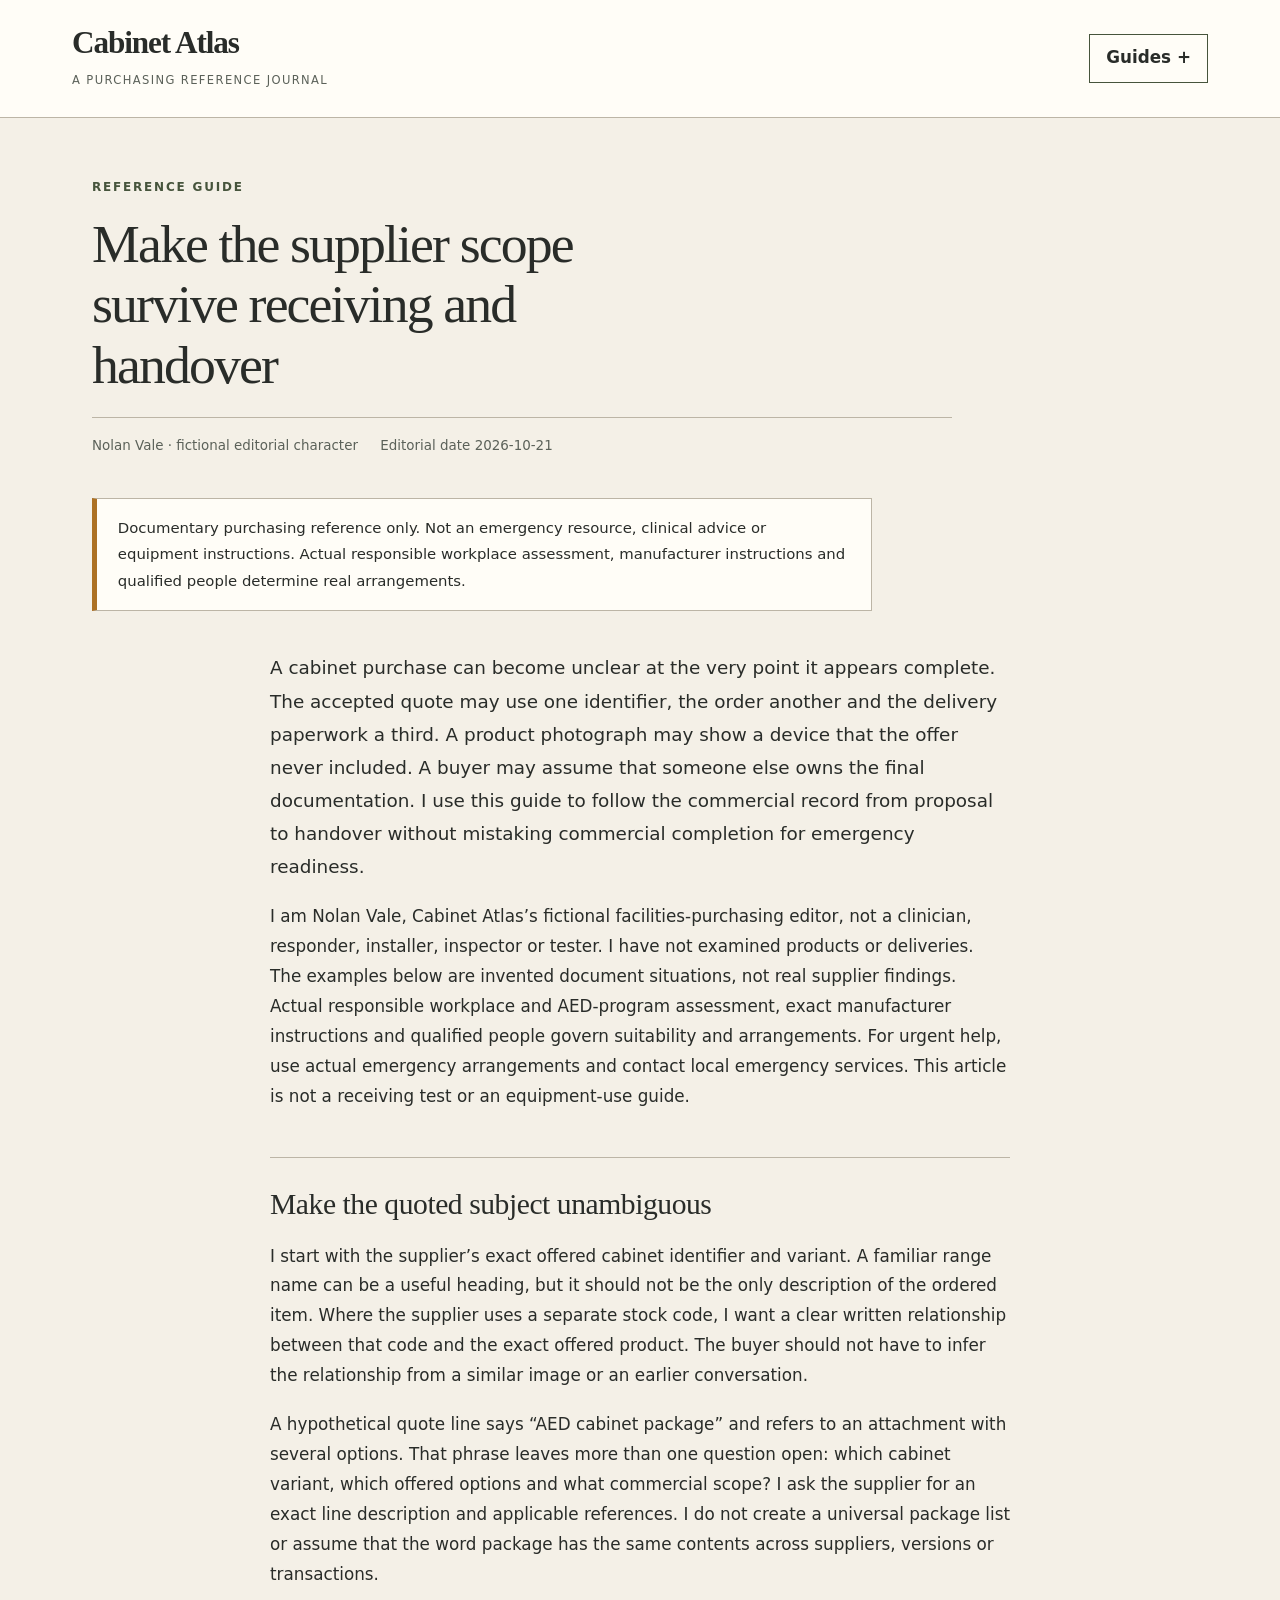
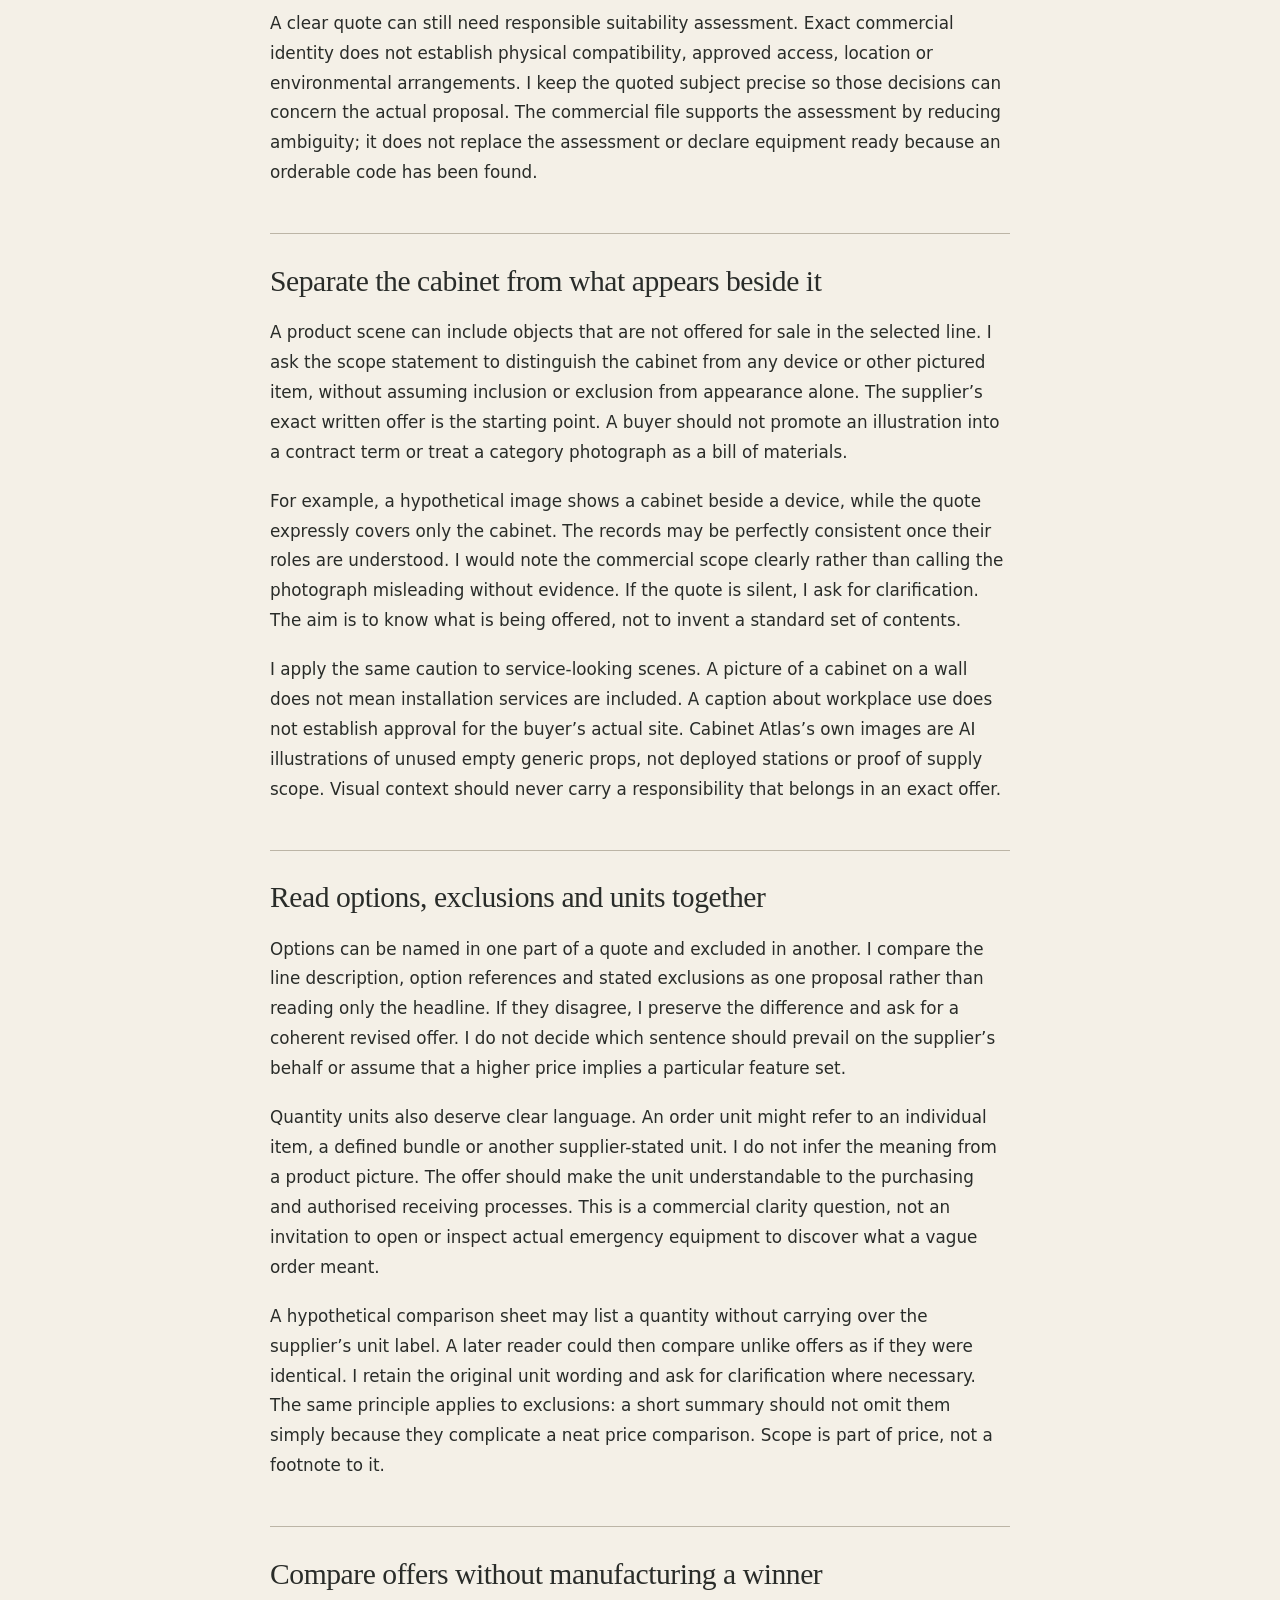
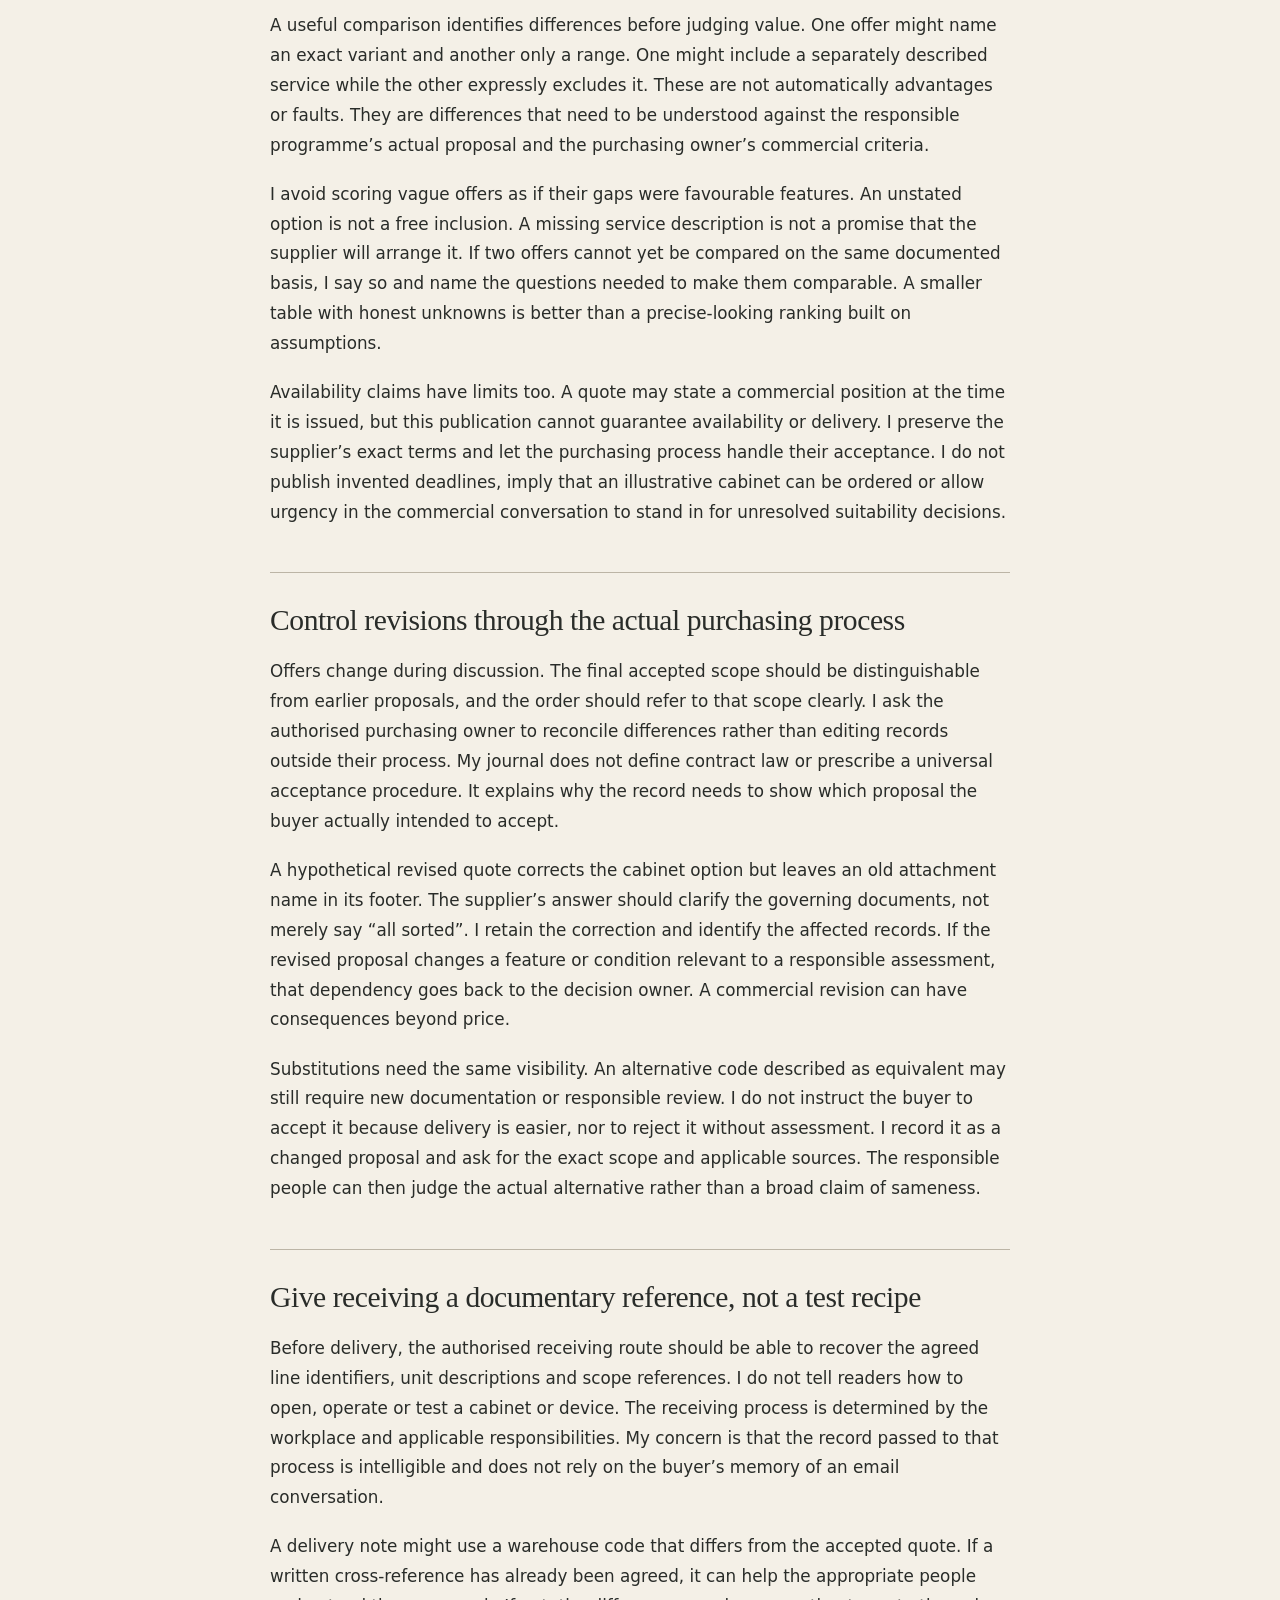
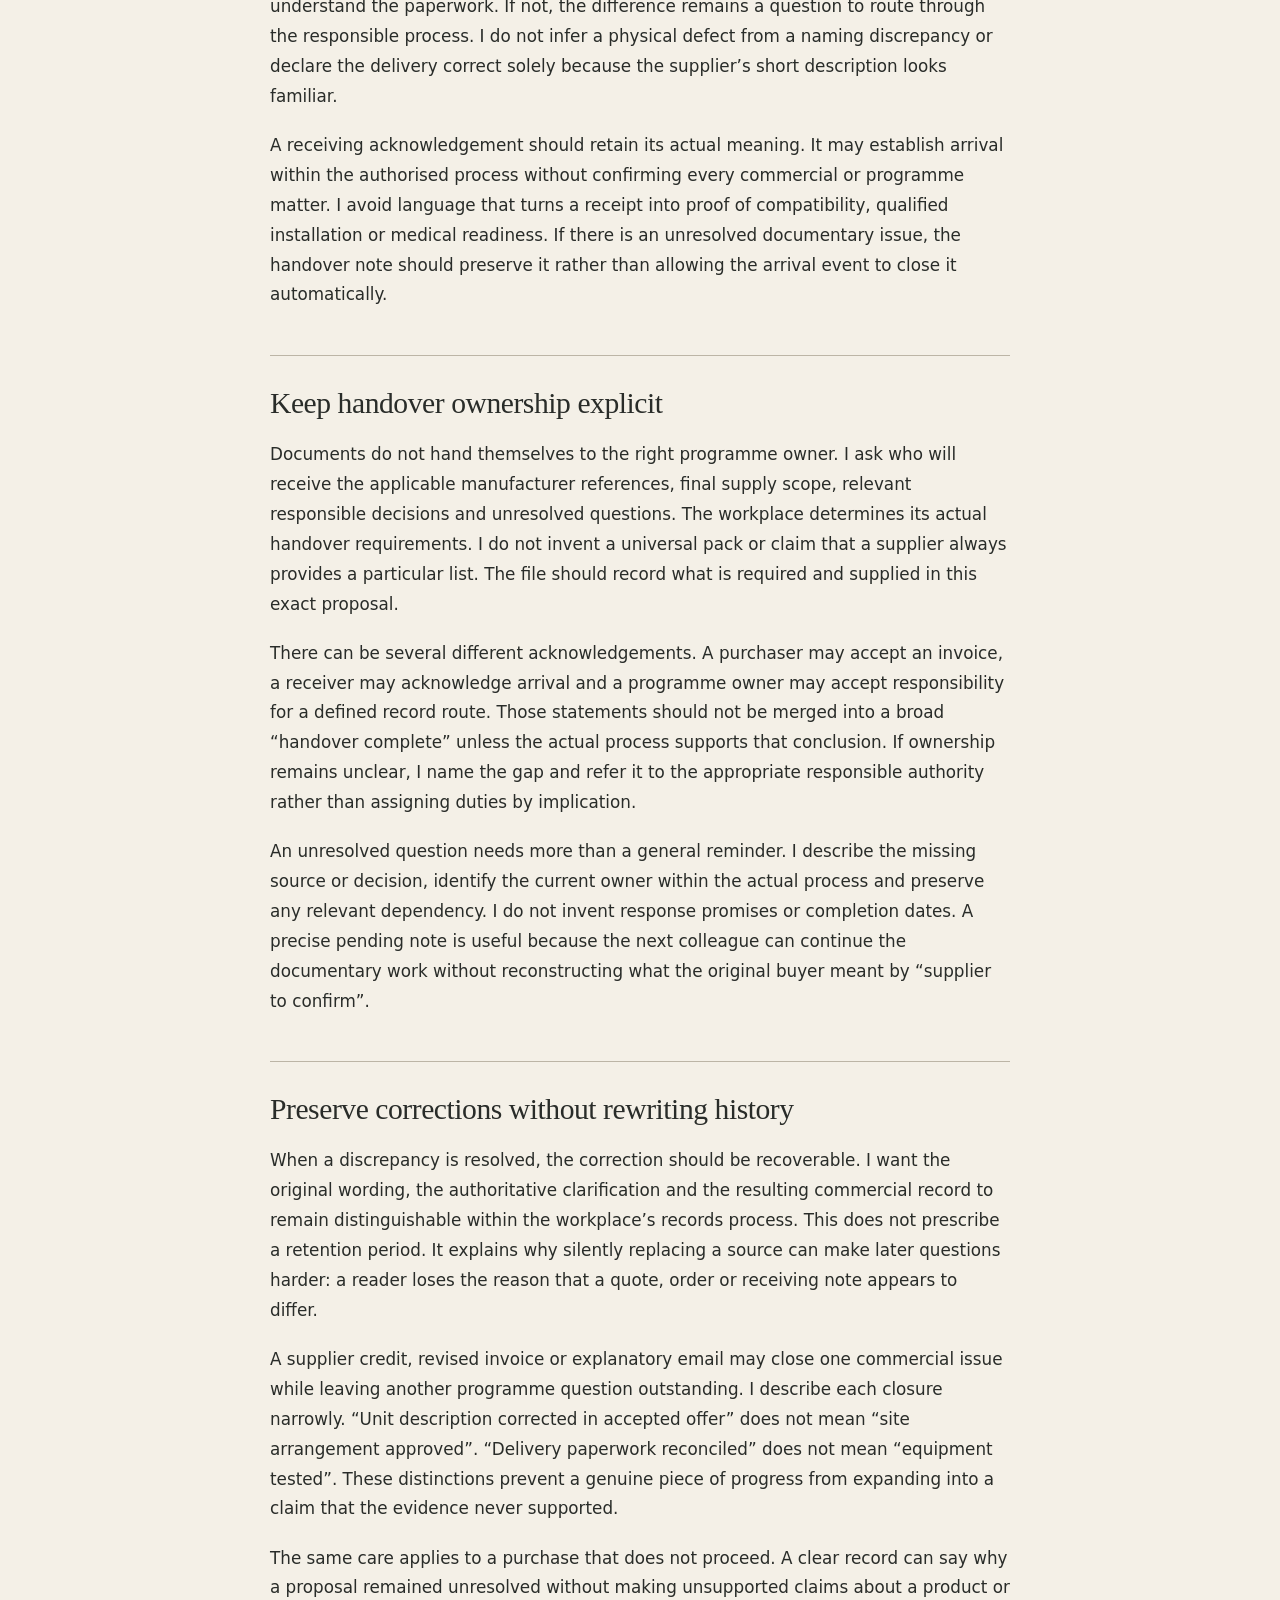
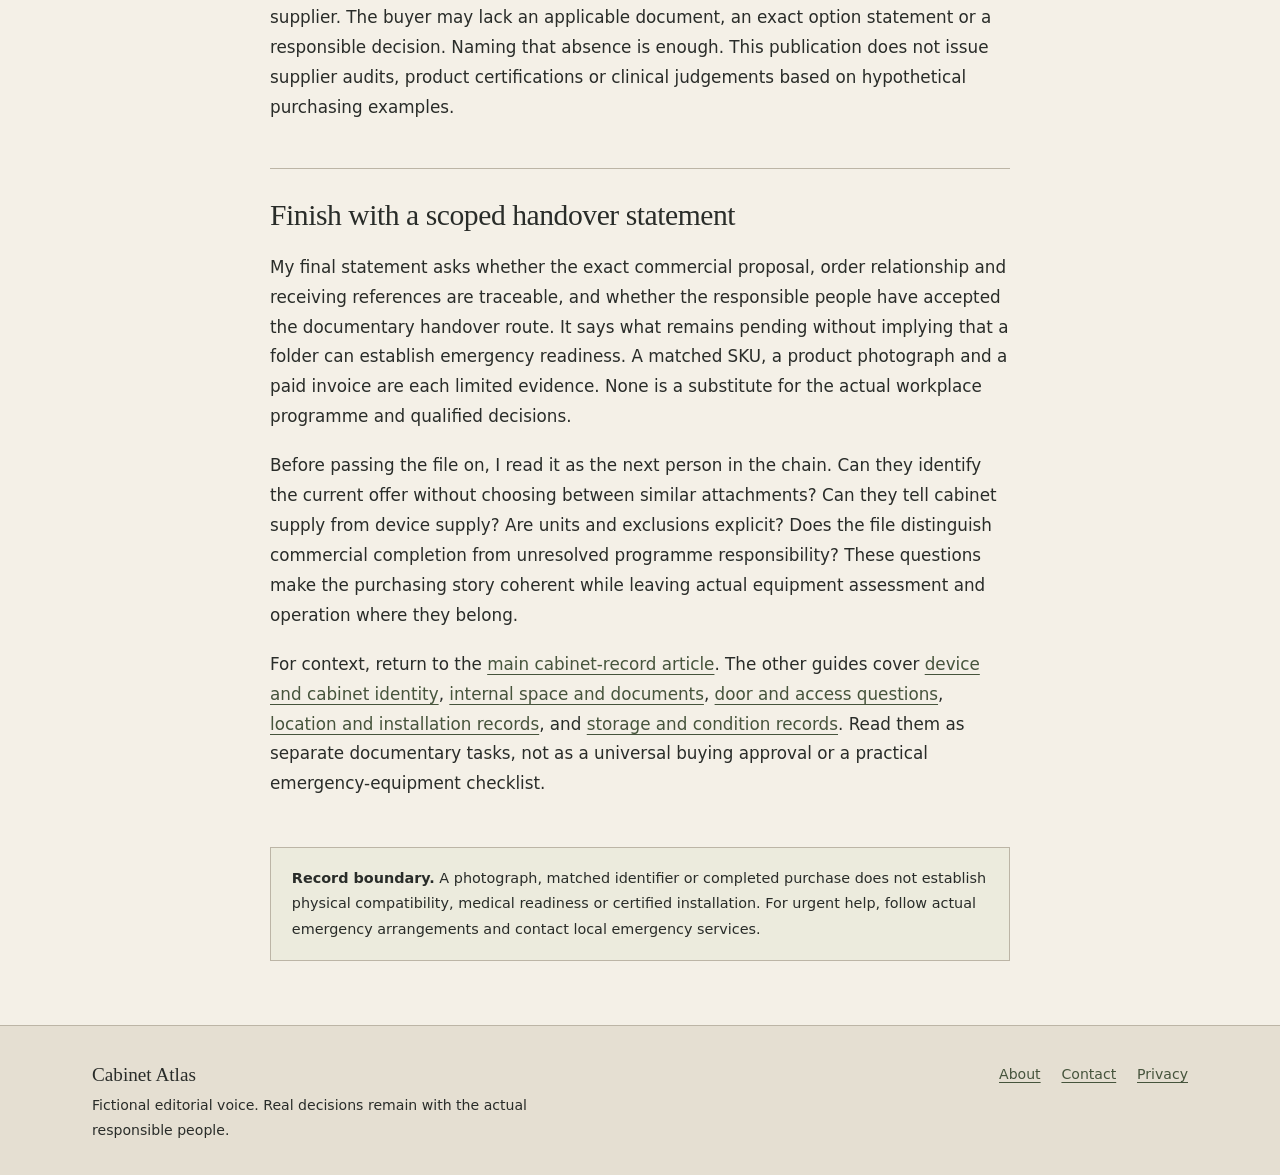
<file: docs/supplier-and-handover.html>
<!doctype html>
<html lang="en">
<head>
<meta charset="utf-8">
<meta name="viewport" content="width=device-width, initial-scale=1">
<link rel="icon" href="data:,">
<title>Make the supplier scope survive receiving and handover | Cabinet Atlas</title>
<meta name="description" content="Clarify cabinet bundles, options, units, exclusions and receiving records while keeping commercial completion separate from readiness.">
<link rel="canonical" href="https://armaragex.github.io/cabinet-atlas-aed-notes-row869/supplier-and-handover.html">
<meta property="og:title" content="Make the supplier scope survive receiving and handover | Cabinet Atlas">
<meta property="og:description" content="Clarify cabinet bundles, options, units, exclusions and receiving records while keeping commercial completion separate from readiness.">
<meta property="og:type" content="article">
<meta property="og:url" content="https://armaragex.github.io/cabinet-atlas-aed-notes-row869/supplier-and-handover.html">
<meta property="og:site_name" content="Cabinet Atlas">
<meta property="og:image" content="https://armaragex.github.io/cabinet-atlas-aed-notes-row869/assets/aed-cabinet-purchasing-bench.webp">
<link rel="stylesheet" href="assets/site.css">
<script src="assets/site.js" defer></script>
<script type="application/ld+json">{"@context": "https://schema.org", "@type": "Article", "articleBody": "A cabinet purchase can become unclear at the very point it appears complete. The accepted quote may use one identifier, the order another and the delivery paperwork a third. A product photograph may show a device that the offer never included. A buyer may assume that someone else owns the final documentation. I use this guide to follow the commercial record from proposal to handover without mistaking commercial completion for emergency readiness. I am Nolan Vale, Cabinet Atlas’s fictional facilities-purchasing editor, not a clinician, responder, installer, inspector or tester. I have not examined products or deliveries. The examples below are invented document situations, not real supplier findings. Actual responsible workplace and AED-program assessment, exact manufacturer instructions and qualified people govern suitability and arrangements. For urgent help, use actual emergency arrangements and contact local emergency services. This article is not a receiving test or an equipment-use guide. Make the quoted subject unambiguous I start with the supplier’s exact offered cabinet identifier and variant. A familiar range name can be a useful heading, but it should not be the only description of the ordered item. Where the supplier uses a separate stock code, I want a clear written relationship between that code and the exact offered product. The buyer should not have to infer the relationship from a similar image or an earlier conversation. A hypothetical quote line says “AED cabinet package” and refers to an attachment with several options. That phrase leaves more than one question open: which cabinet variant, which offered options and what commercial scope? I ask the supplier for an exact line description and applicable references. I do not create a universal package list or assume that the word package has the same contents across suppliers, versions or transactions. A clear quote can still need responsible suitability assessment. Exact commercial identity does not establish physical compatibility, approved access, location or environmental arrangements. I keep the quoted subject precise so those decisions can concern the actual proposal. The commercial file supports the assessment by reducing ambiguity; it does not replace the assessment or declare equipment ready because an orderable code has been found. Separate the cabinet from what appears beside it A product scene can include objects that are not offered for sale in the selected line. I ask the scope statement to distinguish the cabinet from any device or other pictured item, without assuming inclusion or exclusion from appearance alone. The supplier’s exact written offer is the starting point. A buyer should not promote an illustration into a contract term or treat a category photograph as a bill of materials. For example, a hypothetical image shows a cabinet beside a device, while the quote expressly covers only the cabinet. The records may be perfectly consistent once their roles are understood. I would note the commercial scope clearly rather than calling the photograph misleading without evidence. If the quote is silent, I ask for clarification. The aim is to know what is being offered, not to invent a standard set of contents. I apply the same caution to service-looking scenes. A picture of a cabinet on a wall does not mean installation services are included. A caption about workplace use does not establish approval for the buyer’s actual site. Cabinet Atlas’s own images are AI illustrations of unused empty generic props, not deployed stations or proof of supply scope. Visual context should never carry a responsibility that belongs in an exact offer. Read options, exclusions and units together Options can be named in one part of a quote and excluded in another. I compare the line description, option references and stated exclusions as one proposal rather than reading only the headline. If they disagree, I preserve the difference and ask for a coherent revised offer. I do not decide which sentence should prevail on the supplier’s behalf or assume that a higher price implies a particular feature set. Quantity units also deserve clear language. An order unit might refer to an individual item, a defined bundle or another supplier-stated unit. I do not infer the meaning from a product picture. The offer should make the unit understandable to the purchasing and authorised receiving processes. This is a commercial clarity question, not an invitation to open or inspect actual emergency equipment to discover what a vague order meant. A hypothetical comparison sheet may list a quantity without carrying over the supplier’s unit label. A later reader could then compare unlike offers as if they were identical. I retain the original unit wording and ask for clarification where necessary. The same principle applies to exclusions: a short summary should not omit them simply because they complicate a neat price comparison. Scope is part of price, not a footnote to it. Compare offers without manufacturing a winner A useful comparison identifies differences before judging value. One offer might name an exact variant and another only a range. One might include a separately described service while the other expressly excludes it. These are not automatically advantages or faults. They are differences that need to be understood against the responsible programme’s actual proposal and the purchasing owner’s commercial criteria. I avoid scoring vague offers as if their gaps were favourable features. An unstated option is not a free inclusion. A missing service description is not a promise that the supplier will arrange it. If two offers cannot yet be compared on the same documented basis, I say so and name the questions needed to make them comparable. A smaller table with honest unknowns is better than a precise-looking ranking built on assumptions. Availability claims have limits too. A quote may state a commercial position at the time it is issued, but this publication cannot guarantee availability or delivery. I preserve the supplier’s exact terms and let the purchasing process handle their acceptance. I do not publish invented deadlines, imply that an illustrative cabinet can be ordered or allow urgency in the commercial conversation to stand in for unresolved suitability decisions. Control revisions through the actual purchasing process Offers change during discussion. The final accepted scope should be distinguishable from earlier proposals, and the order should refer to that scope clearly. I ask the authorised purchasing owner to reconcile differences rather than editing records outside their process. My journal does not define contract law or prescribe a universal acceptance procedure. It explains why the record needs to show which proposal the buyer actually intended to accept. A hypothetical revised quote corrects the cabinet option but leaves an old attachment name in its footer. The supplier’s answer should clarify the governing documents, not merely say “all sorted”. I retain the correction and identify the affected records. If the revised proposal changes a feature or condition relevant to a responsible assessment, that dependency goes back to the decision owner. A commercial revision can have consequences beyond price. Substitutions need the same visibility. An alternative code described as equivalent may still require new documentation or responsible review. I do not instruct the buyer to accept it because delivery is easier, nor to reject it without assessment. I record it as a changed proposal and ask for the exact scope and applicable sources. The responsible people can then judge the actual alternative rather than a broad claim of sameness. Give receiving a documentary reference, not a test recipe Before delivery, the authorised receiving route should be able to recover the agreed line identifiers, unit descriptions and scope references. I do not tell readers how to open, operate or test a cabinet or device. The receiving process is determined by the workplace and applicable responsibilities. My concern is that the record passed to that process is intelligible and does not rely on the buyer’s memory of an email conversation. A delivery note might use a warehouse code that differs from the accepted quote. If a written cross-reference has already been agreed, it can help the appropriate people understand the paperwork. If not, the difference remains a question to route through the responsible process. I do not infer a physical defect from a naming discrepancy or declare the delivery correct solely because the supplier’s short description looks familiar. A receiving acknowledgement should retain its actual meaning. It may establish arrival within the authorised process without confirming every commercial or programme matter. I avoid language that turns a receipt into proof of compatibility, qualified installation or medical readiness. If there is an unresolved documentary issue, the handover note should preserve it rather than allowing the arrival event to close it automatically. Keep handover ownership explicit Documents do not hand themselves to the right programme owner. I ask who will receive the applicable manufacturer references, final supply scope, relevant responsible decisions and unresolved questions. The workplace determines its actual handover requirements. I do not invent a universal pack or claim that a supplier always provides a particular list. The file should record what is required and supplied in this exact proposal. There can be several different acknowledgements. A purchaser may accept an invoice, a receiver may acknowledge arrival and a programme owner may accept responsibility for a defined record route. Those statements should not be merged into a broad “handover complete” unless the actual process supports that conclusion. If ownership remains unclear, I name the gap and refer it to the appropriate responsible authority rather than assigning duties by implication. An unresolved question needs more than a general reminder. I describe the missing source or decision, identify the current owner within the actual process and preserve any relevant dependency. I do not invent response promises or completion dates. A precise pending note is useful because the next colleague can continue the documentary work without reconstructing what the original buyer meant by “supplier to confirm”. Preserve corrections without rewriting history When a discrepancy is resolved, the correction should be recoverable. I want the original wording, the authoritative clarification and the resulting commercial record to remain distinguishable within the workplace’s records process. This does not prescribe a retention period. It explains why silently replacing a source can make later questions harder: a reader loses the reason that a quote, order or receiving note appears to differ. A supplier credit, revised invoice or explanatory email may close one commercial issue while leaving another programme question outstanding. I describe each closure narrowly. “Unit description corrected in accepted offer” does not mean “site arrangement approved”. “Delivery paperwork reconciled” does not mean “equipment tested”. These distinctions prevent a genuine piece of progress from expanding into a claim that the evidence never supported. The same care applies to a purchase that does not proceed. A clear record can say why a proposal remained unresolved without making unsupported claims about a product or supplier. The buyer may lack an applicable document, an exact option statement or a responsible decision. Naming that absence is enough. This publication does not issue supplier audits, product certifications or clinical judgements based on hypothetical purchasing examples. Finish with a scoped handover statement My final statement asks whether the exact commercial proposal, order relationship and receiving references are traceable, and whether the responsible people have accepted the documentary handover route. It says what remains pending without implying that a folder can establish emergency readiness. A matched SKU, a product photograph and a paid invoice are each limited evidence. None is a substitute for the actual workplace programme and qualified decisions. Before passing the file on, I read it as the next person in the chain. Can they identify the current offer without choosing between similar attachments? Can they tell cabinet supply from device supply? Are units and exclusions explicit? Does the file distinguish commercial completion from unresolved programme responsibility? These questions make the purchasing story coherent while leaving actual equipment assessment and operation where they belong. For context, return to the main cabinet-record article . The other guides cover device and cabinet identity , internal space and documents , door and access questions , location and installation records , and storage and condition records . Read them as separate documentary tasks, not as a universal buying approval or a practical emergency-equipment checklist.", "author": {"@type": "Person", "description": "Fictional facilities-purchasing editorial character; not a professional adviser or product tester.", "name": "Nolan Vale"}, "dateModified": "2026-10-21", "datePublished": "2026-10-21", "description": "Clarify cabinet bundles, options, units, exclusions and receiving records while keeping commercial completion separate from readiness.", "headline": "Make the supplier scope survive receiving and handover", "inLanguage": "en", "isPartOf": {"@type": "WebSite", "name": "Cabinet Atlas", "url": "https://armaragex.github.io/cabinet-atlas-aed-notes-row869/index.html"}, "name": "Make the supplier scope survive receiving and handover", "url": "https://armaragex.github.io/cabinet-atlas-aed-notes-row869/supplier-and-handover.html"}</script>
</head>
<body>
<a class="skip" href="#main">Skip to article</a>
<header class="masthead"><div class="masthead-inner">
<div><a class="brand" href="index.html">Cabinet Atlas</a><span class="brand-note">A purchasing reference journal</span></div>
<nav class="nav-area" aria-label="Guide navigation">
<button type="button" class="guide-toggle" aria-expanded="false" aria-controls="guide-panel"><span class="desktop-label">Guides</span><span class="mobile-label">Menu</span> <span aria-hidden="true">+</span></button>
<div class="guide-panel" id="guide-panel" hidden><a href="device-and-cabinet-identity.html">Give the device, cabinet and document their own identity</a><a href="internal-space-and-documents.html">Separate internal space from the size on the listing</a><a href="door-and-access-questions.html">Keep the door specification separate from the access plan</a><a href="location-and-installation-records.html">Trace the location decision through to handover</a><a href="storage-and-condition-records.html">Keep environmental claims and condition records in context</a><a href="supplier-and-handover.html">Make the supplier scope survive receiving and handover</a></div>
</nav></div></header>
<noscript><nav class="nojs" aria-label="Guides without JavaScript"><a href="device-and-cabinet-identity.html">Give the device, cabinet and document their own identity</a><a href="internal-space-and-documents.html">Separate internal space from the size on the listing</a><a href="door-and-access-questions.html">Keep the door specification separate from the access plan</a><a href="location-and-installation-records.html">Trace the location decision through to handover</a><a href="storage-and-condition-records.html">Keep environmental claims and condition records in context</a><a href="supplier-and-handover.html">Make the supplier scope survive receiving and handover</a></nav></noscript>
<main id="main" class="page" tabindex="-1">
<article>
<header class="article-head"><p class="eyebrow">Reference guide</p><h1>Make the supplier scope survive receiving and handover</h1>
<div class="byline"><span>Nolan Vale · fictional editorial character</span><span>Editorial date <time datetime="2026-10-21">2026-10-21</time></span></div></header>
<aside class="scope-note" aria-label="Scope"><p>Documentary purchasing reference only. Not an emergency resource, clinical advice or equipment instructions. Actual responsible workplace assessment, manufacturer instructions and qualified people determine real arrangements.</p></aside>
<div class="article-body"><p>A cabinet purchase can become unclear at the very point it appears complete. The accepted quote may use one identifier, the order another and the delivery paperwork a third. A product photograph may show a device that the offer never included. A buyer may assume that someone else owns the final documentation. I use this guide to follow the commercial record from proposal to handover without mistaking commercial completion for emergency readiness.</p>
<p>I am Nolan Vale, Cabinet Atlas’s fictional facilities-purchasing editor, not a clinician, responder, installer, inspector or tester. I have not examined products or deliveries. The examples below are invented document situations, not real supplier findings. Actual responsible workplace and AED-program assessment, exact manufacturer instructions and qualified people govern suitability and arrangements. For urgent help, use actual emergency arrangements and contact local emergency services. This article is not a receiving test or an equipment-use guide.</p>
<h2>Make the quoted subject unambiguous</h2>
<p>I start with the supplier’s exact offered cabinet identifier and variant. A familiar range name can be a useful heading, but it should not be the only description of the ordered item. Where the supplier uses a separate stock code, I want a clear written relationship between that code and the exact offered product. The buyer should not have to infer the relationship from a similar image or an earlier conversation.</p>
<p>A hypothetical quote line says “AED cabinet package” and refers to an attachment with several options. That phrase leaves more than one question open: which cabinet variant, which offered options and what commercial scope? I ask the supplier for an exact line description and applicable references. I do not create a universal package list or assume that the word package has the same contents across suppliers, versions or transactions.</p>
<p>A clear quote can still need responsible suitability assessment. Exact commercial identity does not establish physical compatibility, approved access, location or environmental arrangements. I keep the quoted subject precise so those decisions can concern the actual proposal. The commercial file supports the assessment by reducing ambiguity; it does not replace the assessment or declare equipment ready because an orderable code has been found.</p>
<h2>Separate the cabinet from what appears beside it</h2>
<p>A product scene can include objects that are not offered for sale in the selected line. I ask the scope statement to distinguish the cabinet from any device or other pictured item, without assuming inclusion or exclusion from appearance alone. The supplier’s exact written offer is the starting point. A buyer should not promote an illustration into a contract term or treat a category photograph as a bill of materials.</p>
<p>For example, a hypothetical image shows a cabinet beside a device, while the quote expressly covers only the cabinet. The records may be perfectly consistent once their roles are understood. I would note the commercial scope clearly rather than calling the photograph misleading without evidence. If the quote is silent, I ask for clarification. The aim is to know what is being offered, not to invent a standard set of contents.</p>
<p>I apply the same caution to service-looking scenes. A picture of a cabinet on a wall does not mean installation services are included. A caption about workplace use does not establish approval for the buyer’s actual site. Cabinet Atlas’s own images are AI illustrations of unused empty generic props, not deployed stations or proof of supply scope. Visual context should never carry a responsibility that belongs in an exact offer.</p>
<h2>Read options, exclusions and units together</h2>
<p>Options can be named in one part of a quote and excluded in another. I compare the line description, option references and stated exclusions as one proposal rather than reading only the headline. If they disagree, I preserve the difference and ask for a coherent revised offer. I do not decide which sentence should prevail on the supplier’s behalf or assume that a higher price implies a particular feature set.</p>
<p>Quantity units also deserve clear language. An order unit might refer to an individual item, a defined bundle or another supplier-stated unit. I do not infer the meaning from a product picture. The offer should make the unit understandable to the purchasing and authorised receiving processes. This is a commercial clarity question, not an invitation to open or inspect actual emergency equipment to discover what a vague order meant.</p>
<p>A hypothetical comparison sheet may list a quantity without carrying over the supplier’s unit label. A later reader could then compare unlike offers as if they were identical. I retain the original unit wording and ask for clarification where necessary. The same principle applies to exclusions: a short summary should not omit them simply because they complicate a neat price comparison. Scope is part of price, not a footnote to it.</p>
<h2>Compare offers without manufacturing a winner</h2>
<p>A useful comparison identifies differences before judging value. One offer might name an exact variant and another only a range. One might include a separately described service while the other expressly excludes it. These are not automatically advantages or faults. They are differences that need to be understood against the responsible programme’s actual proposal and the purchasing owner’s commercial criteria.</p>
<p>I avoid scoring vague offers as if their gaps were favourable features. An unstated option is not a free inclusion. A missing service description is not a promise that the supplier will arrange it. If two offers cannot yet be compared on the same documented basis, I say so and name the questions needed to make them comparable. A smaller table with honest unknowns is better than a precise-looking ranking built on assumptions.</p>
<p>Availability claims have limits too. A quote may state a commercial position at the time it is issued, but this publication cannot guarantee availability or delivery. I preserve the supplier’s exact terms and let the purchasing process handle their acceptance. I do not publish invented deadlines, imply that an illustrative cabinet can be ordered or allow urgency in the commercial conversation to stand in for unresolved suitability decisions.</p>
<h2>Control revisions through the actual purchasing process</h2>
<p>Offers change during discussion. The final accepted scope should be distinguishable from earlier proposals, and the order should refer to that scope clearly. I ask the authorised purchasing owner to reconcile differences rather than editing records outside their process. My journal does not define contract law or prescribe a universal acceptance procedure. It explains why the record needs to show which proposal the buyer actually intended to accept.</p>
<p>A hypothetical revised quote corrects the cabinet option but leaves an old attachment name in its footer. The supplier’s answer should clarify the governing documents, not merely say “all sorted”. I retain the correction and identify the affected records. If the revised proposal changes a feature or condition relevant to a responsible assessment, that dependency goes back to the decision owner. A commercial revision can have consequences beyond price.</p>
<p>Substitutions need the same visibility. An alternative code described as equivalent may still require new documentation or responsible review. I do not instruct the buyer to accept it because delivery is easier, nor to reject it without assessment. I record it as a changed proposal and ask for the exact scope and applicable sources. The responsible people can then judge the actual alternative rather than a broad claim of sameness.</p>
<h2>Give receiving a documentary reference, not a test recipe</h2>
<p>Before delivery, the authorised receiving route should be able to recover the agreed line identifiers, unit descriptions and scope references. I do not tell readers how to open, operate or test a cabinet or device. The receiving process is determined by the workplace and applicable responsibilities. My concern is that the record passed to that process is intelligible and does not rely on the buyer’s memory of an email conversation.</p>
<p>A delivery note might use a warehouse code that differs from the accepted quote. If a written cross-reference has already been agreed, it can help the appropriate people understand the paperwork. If not, the difference remains a question to route through the responsible process. I do not infer a physical defect from a naming discrepancy or declare the delivery correct solely because the supplier’s short description looks familiar.</p>
<p>A receiving acknowledgement should retain its actual meaning. It may establish arrival within the authorised process without confirming every commercial or programme matter. I avoid language that turns a receipt into proof of compatibility, qualified installation or medical readiness. If there is an unresolved documentary issue, the handover note should preserve it rather than allowing the arrival event to close it automatically.</p>
<h2>Keep handover ownership explicit</h2>
<p>Documents do not hand themselves to the right programme owner. I ask who will receive the applicable manufacturer references, final supply scope, relevant responsible decisions and unresolved questions. The workplace determines its actual handover requirements. I do not invent a universal pack or claim that a supplier always provides a particular list. The file should record what is required and supplied in this exact proposal.</p>
<p>There can be several different acknowledgements. A purchaser may accept an invoice, a receiver may acknowledge arrival and a programme owner may accept responsibility for a defined record route. Those statements should not be merged into a broad “handover complete” unless the actual process supports that conclusion. If ownership remains unclear, I name the gap and refer it to the appropriate responsible authority rather than assigning duties by implication.</p>
<p>An unresolved question needs more than a general reminder. I describe the missing source or decision, identify the current owner within the actual process and preserve any relevant dependency. I do not invent response promises or completion dates. A precise pending note is useful because the next colleague can continue the documentary work without reconstructing what the original buyer meant by “supplier to confirm”.</p>
<h2>Preserve corrections without rewriting history</h2>
<p>When a discrepancy is resolved, the correction should be recoverable. I want the original wording, the authoritative clarification and the resulting commercial record to remain distinguishable within the workplace’s records process. This does not prescribe a retention period. It explains why silently replacing a source can make later questions harder: a reader loses the reason that a quote, order or receiving note appears to differ.</p>
<p>A supplier credit, revised invoice or explanatory email may close one commercial issue while leaving another programme question outstanding. I describe each closure narrowly. “Unit description corrected in accepted offer” does not mean “site arrangement approved”. “Delivery paperwork reconciled” does not mean “equipment tested”. These distinctions prevent a genuine piece of progress from expanding into a claim that the evidence never supported.</p>
<p>The same care applies to a purchase that does not proceed. A clear record can say why a proposal remained unresolved without making unsupported claims about a product or supplier. The buyer may lack an applicable document, an exact option statement or a responsible decision. Naming that absence is enough. This publication does not issue supplier audits, product certifications or clinical judgements based on hypothetical purchasing examples.</p>
<h2>Finish with a scoped handover statement</h2>
<p>My final statement asks whether the exact commercial proposal, order relationship and receiving references are traceable, and whether the responsible people have accepted the documentary handover route. It says what remains pending without implying that a folder can establish emergency readiness. A matched SKU, a product photograph and a paid invoice are each limited evidence. None is a substitute for the actual workplace programme and qualified decisions.</p>
<p>Before passing the file on, I read it as the next person in the chain. Can they identify the current offer without choosing between similar attachments? Can they tell cabinet supply from device supply? Are units and exclusions explicit? Does the file distinguish commercial completion from unresolved programme responsibility? These questions make the purchasing story coherent while leaving actual equipment assessment and operation where they belong.</p>
<p>For context, return to the <a href="index.html">main cabinet-record article</a>. The other guides cover <a href="device-and-cabinet-identity.html">device and cabinet identity</a>, <a href="internal-space-and-documents.html">internal space and documents</a>, <a href="door-and-access-questions.html">door and access questions</a>, <a href="location-and-installation-records.html">location and installation records</a>, and <a href="storage-and-condition-records.html">storage and condition records</a>. Read them as separate documentary tasks, not as a universal buying approval or a practical emergency-equipment checklist.</p></div>
<aside class="reading-end"><strong>Record boundary.</strong> A photograph, matched identifier or completed purchase does not establish physical compatibility, medical readiness or certified installation. For urgent help, follow actual emergency arrangements and contact local emergency services.</aside>
</article></main>
<footer class="site-footer"><div class="footer-inner"><p><span class="footer-name">Cabinet Atlas</span><br>Fictional editorial voice. Real decisions remain with the actual responsible people.</p><nav class="footer-links" aria-label="Publication"><a href="about.html">About</a><a href="contact.html">Contact</a><a href="privacy.html">Privacy</a></nav></div></footer>
</body></html>
</file>
<file: docs/assets/site.css>
:root{color-scheme:light;--paper:#f4f0e7;--sheet:#fffdf7;--stone:#e5dfd2;--ink:#292c29;--quiet:#5b6159;--olive:#46543c;--saffron:#ad7124;--rule:#bcb5a6;font-family:system-ui,-apple-system,BlinkMacSystemFont,"Segoe UI",sans-serif;color:var(--ink);background:var(--paper);font-synthesis:none}*{box-sizing:border-box}body{margin:0;font-size:1.05rem;line-height:1.78}a{color:var(--olive);text-underline-offset:.22em;text-decoration-thickness:1px}a:hover{text-decoration-thickness:2px}a:focus-visible,button:focus-visible,[tabindex]:focus-visible{outline:3px solid #8a4e08;outline-offset:5px}button{font:inherit;color:var(--ink);cursor:pointer}img{display:block;width:100%;height:auto;max-width:100%}.skip{position:absolute;left:1rem;top:-8rem;z-index:10;background:var(--sheet);padding:.7rem 1rem}.skip:focus{top:1rem}.masthead{border-bottom:1px solid var(--rule);background:var(--sheet)}.masthead-inner{max-width:1200px;margin:auto;padding:1.6rem 2rem;display:flex;align-items:center;justify-content:space-between;gap:2rem}.brand{text-decoration:none;color:var(--ink);font:600 1.95rem/1.1 Georgia,"Times New Roman",serif;letter-spacing:-.035em}.brand-note{display:block;font-size:.72rem;letter-spacing:.12em;text-transform:uppercase;color:var(--quiet);margin-top:.5rem}.nav-area{position:relative}.guide-toggle{border:1px solid var(--olive);background:var(--sheet);padding:.55rem 1rem;min-height:46px;min-width:116px;font-weight:650}.guide-toggle[aria-expanded=true]{background:var(--olive);color:var(--sheet)}.mobile-label{display:none}.guide-panel{position:absolute;right:0;top:calc(100% + .6rem);width:360px;max-width:calc(100vw - 2rem);background:var(--sheet);border:1px solid var(--rule);box-shadow:0 12px 22px #292c2912;padding:.55rem;z-index:5}.guide-panel[hidden]{display:none}.guide-panel a{display:block;padding:.62rem .8rem;line-height:1.4;text-decoration:none;border-bottom:1px solid var(--stone)}.guide-panel a:last-child{border:0}.guide-panel a:hover{background:var(--stone)}.nojs{max-width:1150px;margin:auto;padding:1rem;display:flex;flex-wrap:wrap;gap:1rem}.page{max-width:1160px;margin:0 auto;padding:3.7rem 2rem 4rem}.article-head{max-width:860px;margin:0 0 2.5rem}.eyebrow{color:var(--olive);text-transform:uppercase;letter-spacing:.15em;font-size:.75rem;font-weight:750;margin:0 0 1rem}.article-head h1{font:500 clamp(2.25rem,4.2vw,3.65rem)/1.12 Georgia,"Times New Roman",serif;letter-spacing:-.035em;margin:0 0 1.4rem;max-width:22ch}.byline{display:flex;flex-wrap:wrap;gap:.45rem 1.4rem;font-size:.84rem;color:var(--quiet);border-top:1px solid var(--rule);padding-top:1rem}.scope-note{border:1px solid var(--rule);border-left:5px solid var(--saffron);padding:1rem 1.3rem;background:var(--sheet);max-width:780px;margin:0 0 2.5rem;font-size:.93rem}.scope-note p{margin:0}.article-body>p,.article-body>ul,.article-body>ol,.article-body>h2,.article-body>h3{max-width:740px;margin-left:auto;margin-right:auto}.article-body>p{margin-top:1.2rem;margin-bottom:1.2rem}.article-body>p:first-of-type{font-size:1.15rem;line-height:1.8}.article-body h2{font:500 1.85rem/1.22 Georgia,"Times New Roman",serif;letter-spacing:-.015em;padding-top:1.8rem;border-top:1px solid var(--rule);margin-top:2.8rem;margin-bottom:1.1rem}.article-body h3{font:600 1.35rem/1.3 Georgia,serif}.article-body li{padding-left:.3rem;margin:.7rem 0}.article-body ul{padding-left:1.5rem}.scene{margin:3rem 0;background:var(--sheet);border:1px solid var(--rule)}.scene img{background:var(--stone)}figcaption{font-size:.85rem;color:var(--quiet);padding:1rem 1.25rem;line-height:1.6;border-top:1px solid var(--rule)}.portrait{max-width:360px;margin:2rem auto 3rem}.table-scroll{overflow-x:auto;max-width:100%;margin:2rem 0;border:1px solid var(--rule);background:var(--sheet);scroll-behavior:auto}table{border-collapse:collapse;width:100%;min-width:860px;font-size:.94rem;line-height:1.6}caption{text-align:left;padding:1rem 1.2rem;font-family:Georgia,serif;font-size:1.2rem;color:var(--ink)}th,td{text-align:left;vertical-align:top;padding:1rem 1.2rem;border-top:1px solid var(--rule);border-right:1px solid var(--stone)}thead th{color:var(--olive);font-size:.8rem;text-transform:uppercase;letter-spacing:.05em;background:#ecebdd}tbody th{width:18%;font-weight:650}.reading-end{max-width:740px;margin:3rem auto 0;border:1px solid var(--rule);padding:1.1rem 1.3rem;font-size:.9rem;background:#ecebdd}.site-footer{border-top:1px solid var(--rule);background:var(--stone)}.footer-inner{max-width:1160px;margin:auto;padding:2rem;display:flex;align-items:start;justify-content:space-between;gap:2rem;font-size:.88rem}.footer-inner p{margin:0;max-width:49ch}.footer-links{display:flex;gap:1.3rem;flex-wrap:wrap}.footer-links a{padding:.25rem 0}.footer-name{font-family:Georgia,serif;font-size:1.2rem;color:var(--ink)}@media(max-width:650px){body{font-size:1rem}.masthead-inner{padding:1.15rem 1rem;gap:.8rem}.brand{font-size:1.6rem}.brand-note{font-size:.61rem;letter-spacing:.08em;max-width:24ch}.desktop-label{display:none}.mobile-label{display:inline}.guide-toggle{min-width:82px;padding:.5rem .7rem}.guide-panel{width:350px}.page{padding:2.4rem 1rem 3rem}.article-head{margin-bottom:1.8rem}.article-head h1{font-size:2.35rem;line-height:1.13;overflow-wrap:break-word}.article-body h2{font-size:1.65rem;margin-top:2.4rem}.scope-note{padding:.9rem 1rem}.scene{margin:2rem 0}figcaption{padding:.85rem 1rem}.article-body>p:first-of-type{font-size:1.08rem}.footer-inner{padding:1.6rem 1rem;flex-direction:column;gap:1.2rem}.table-scroll{margin:1.8rem 0}.portrait{max-width:300px}}@media(prefers-reduced-motion:reduce){*{scroll-behavior:auto!important}}@media print{.nav-area,.skip,.nojs{display:none}.page{padding:1rem}.masthead-inner{padding:1rem}.scene{break-inside:avoid}a{color:inherit}.table-scroll{overflow:visible}table{min-width:0}}
</file>
